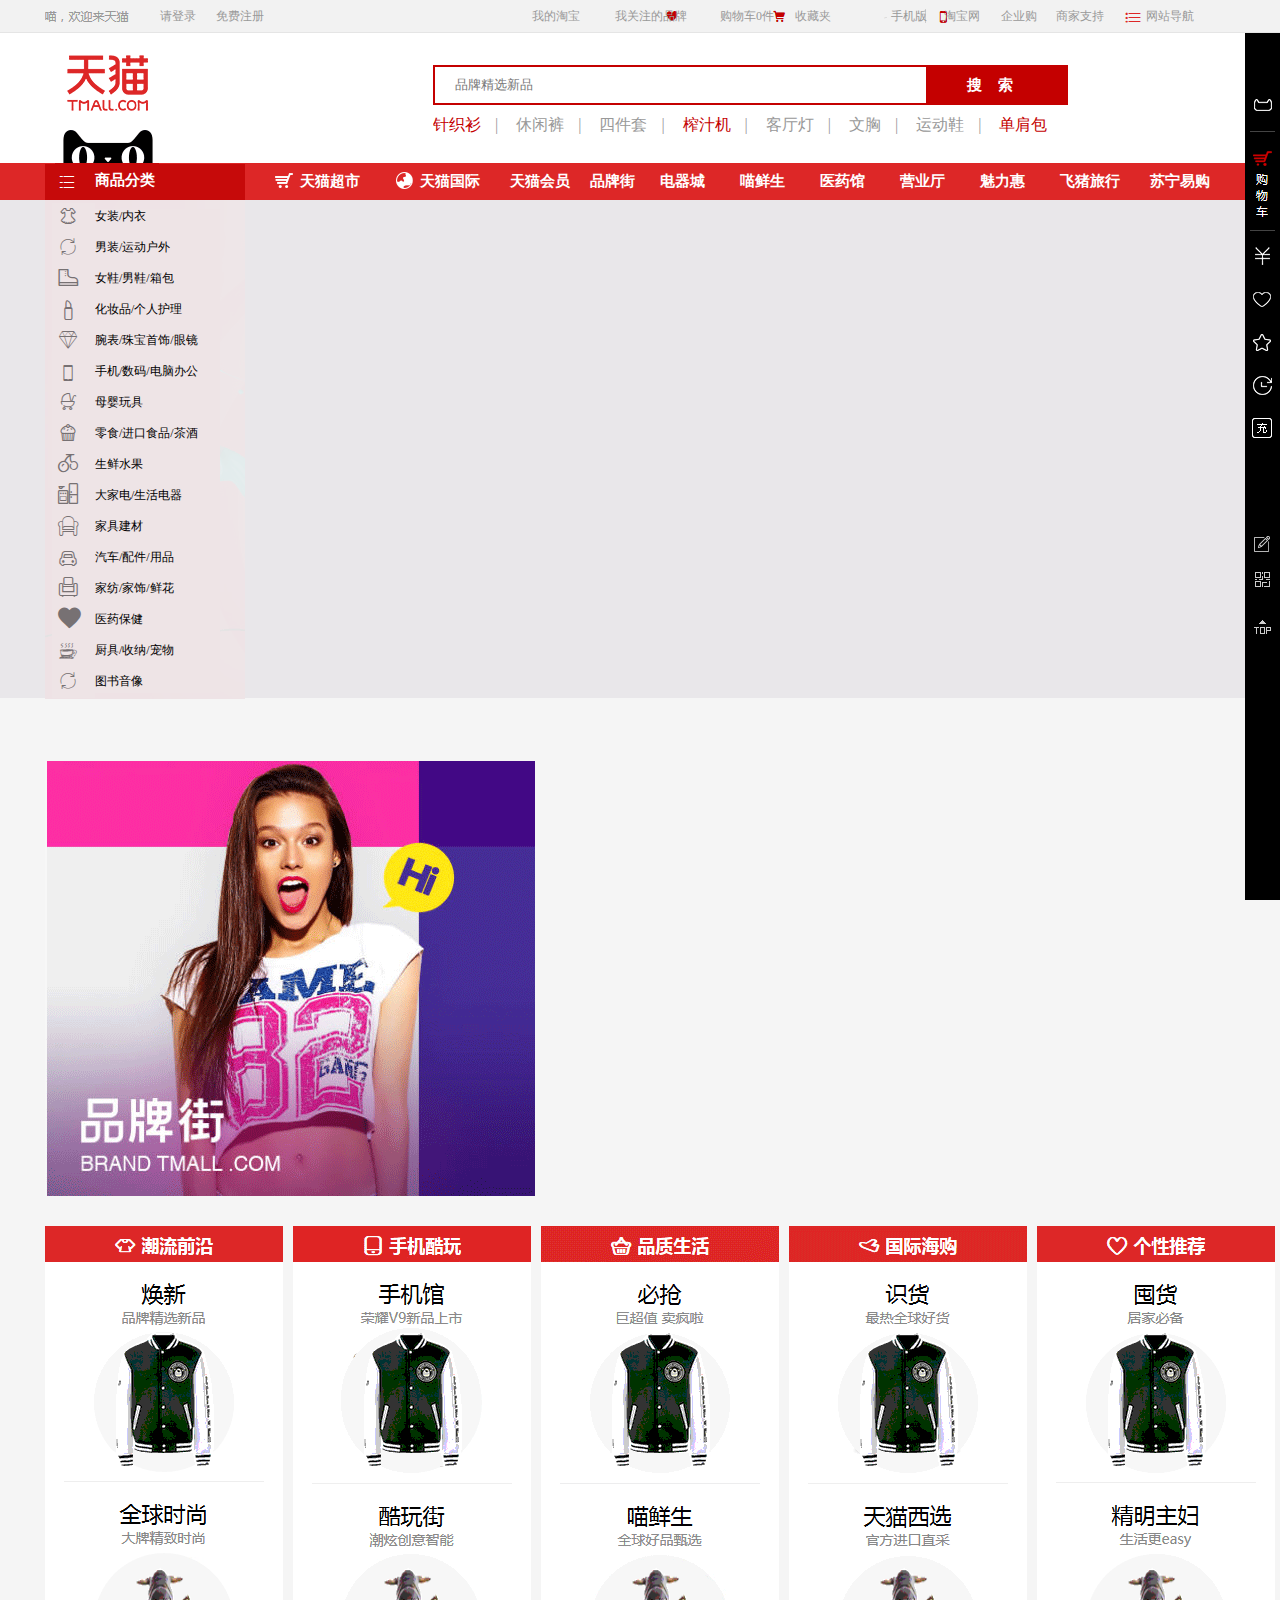
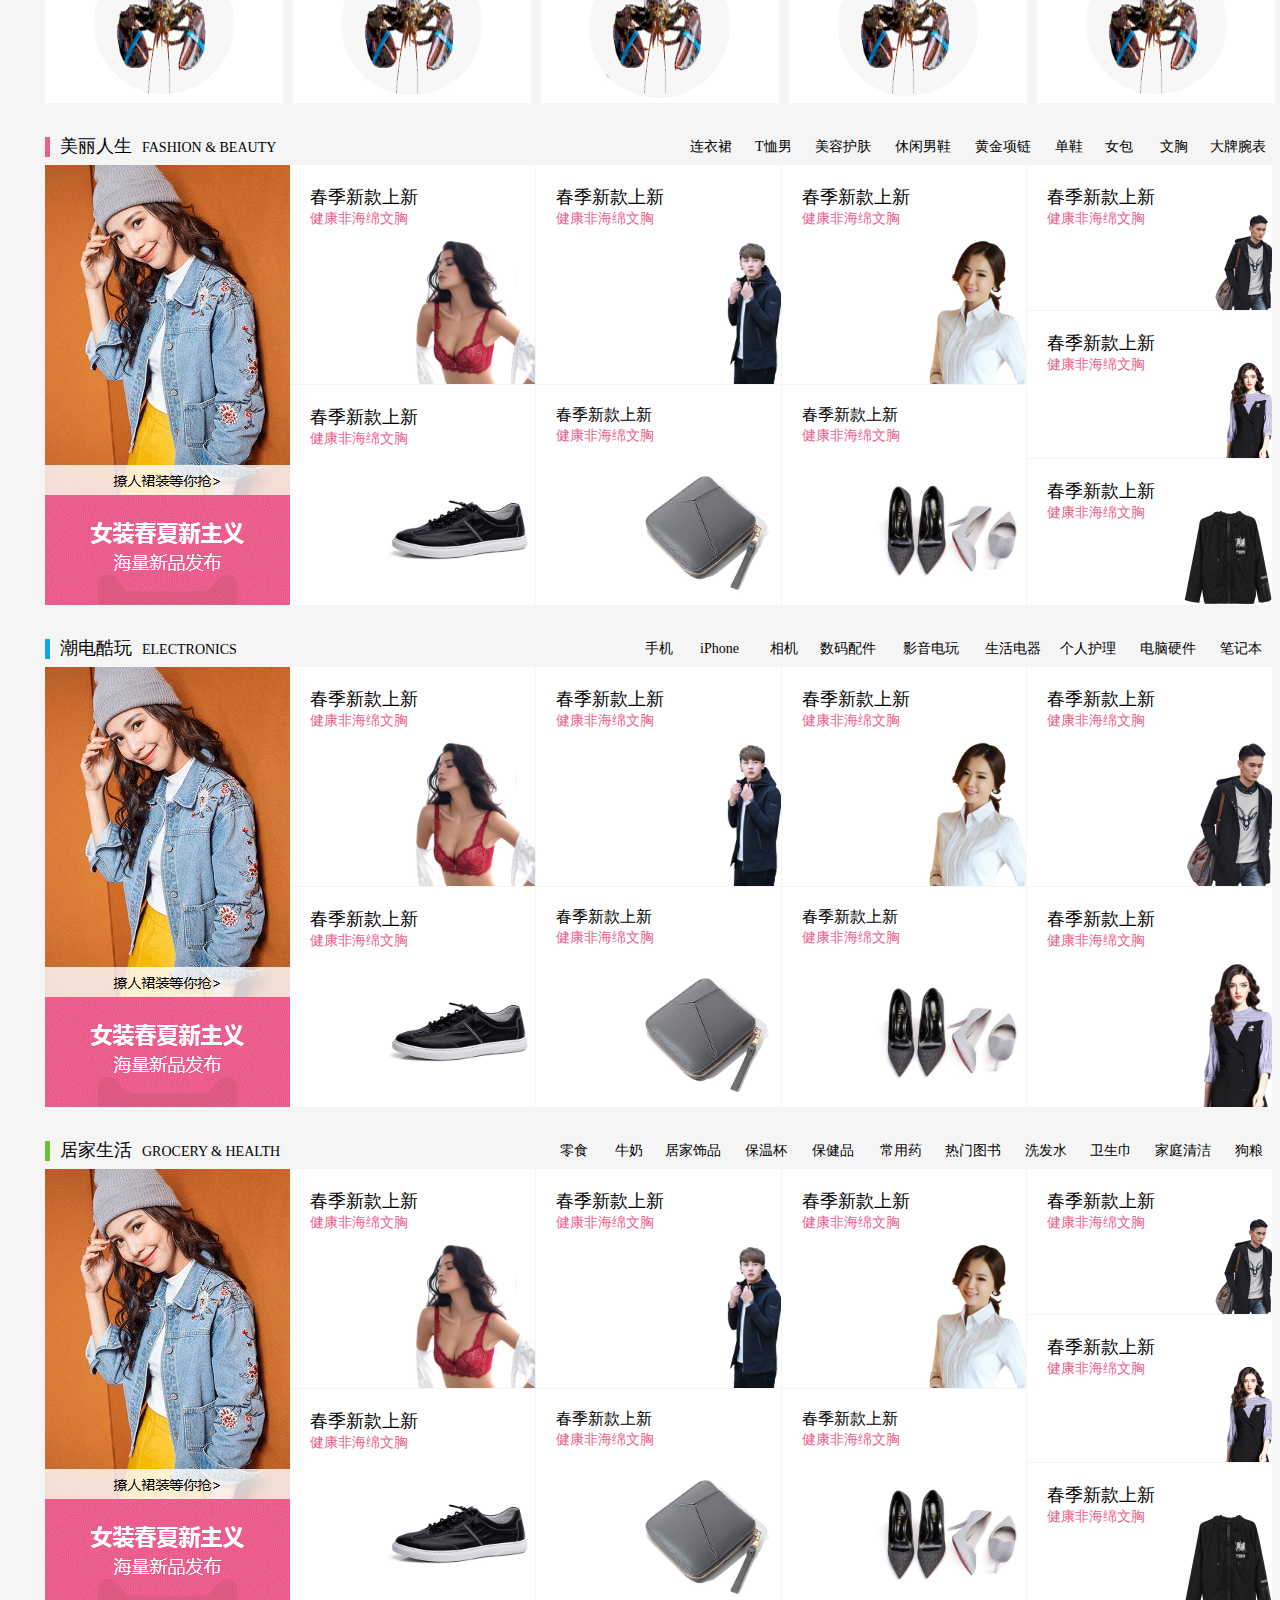
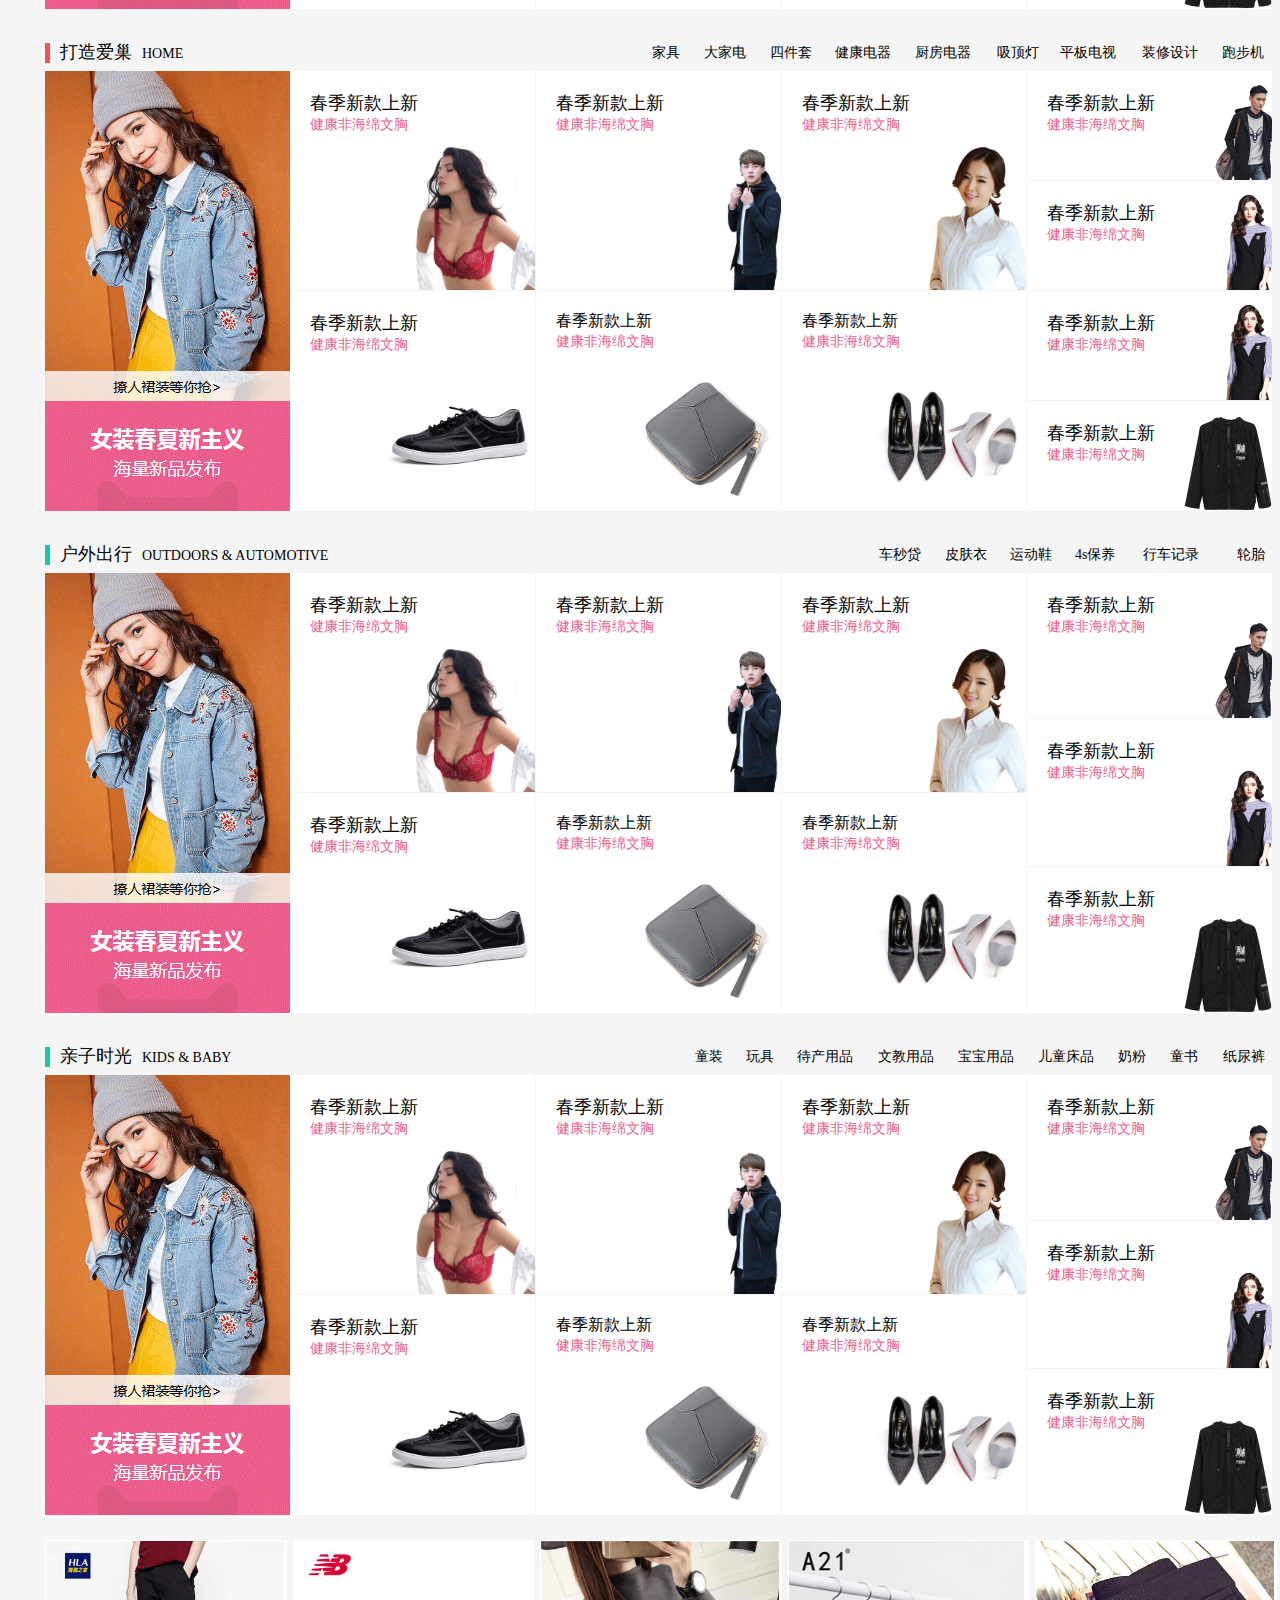
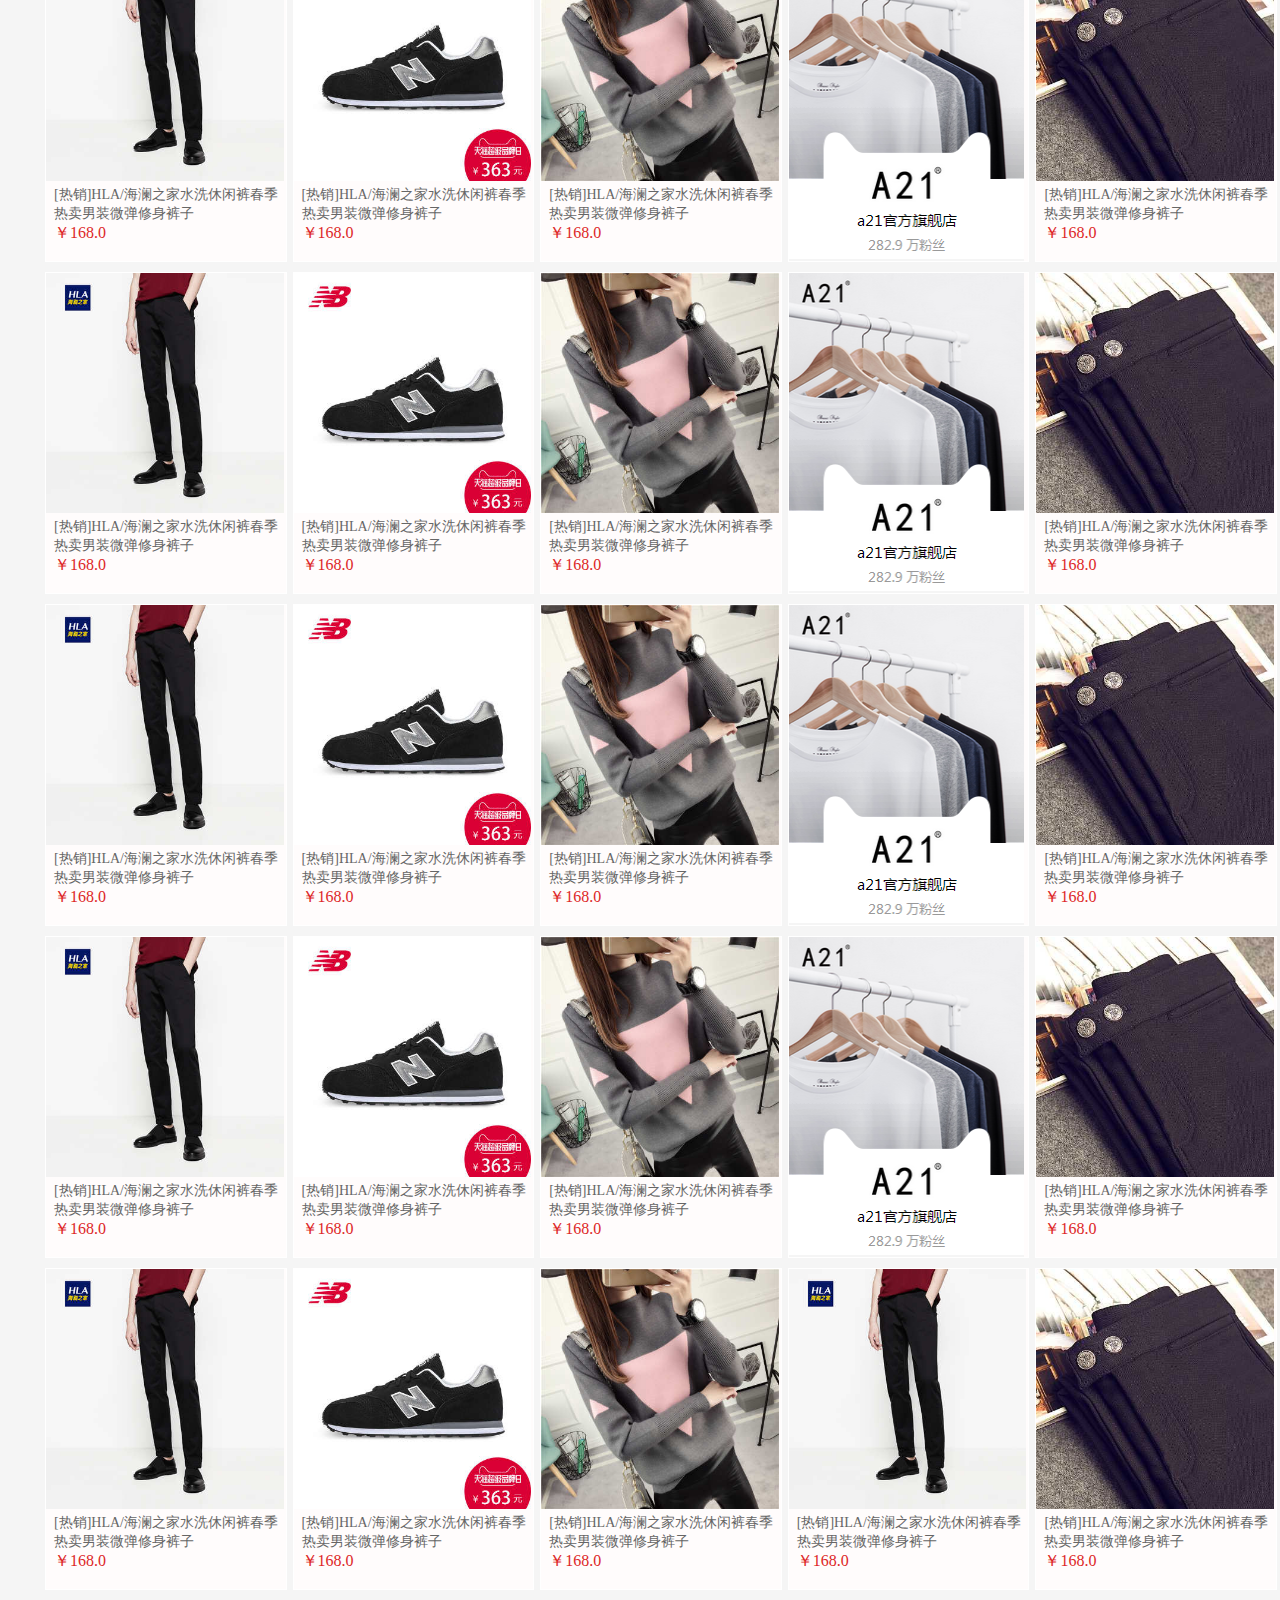
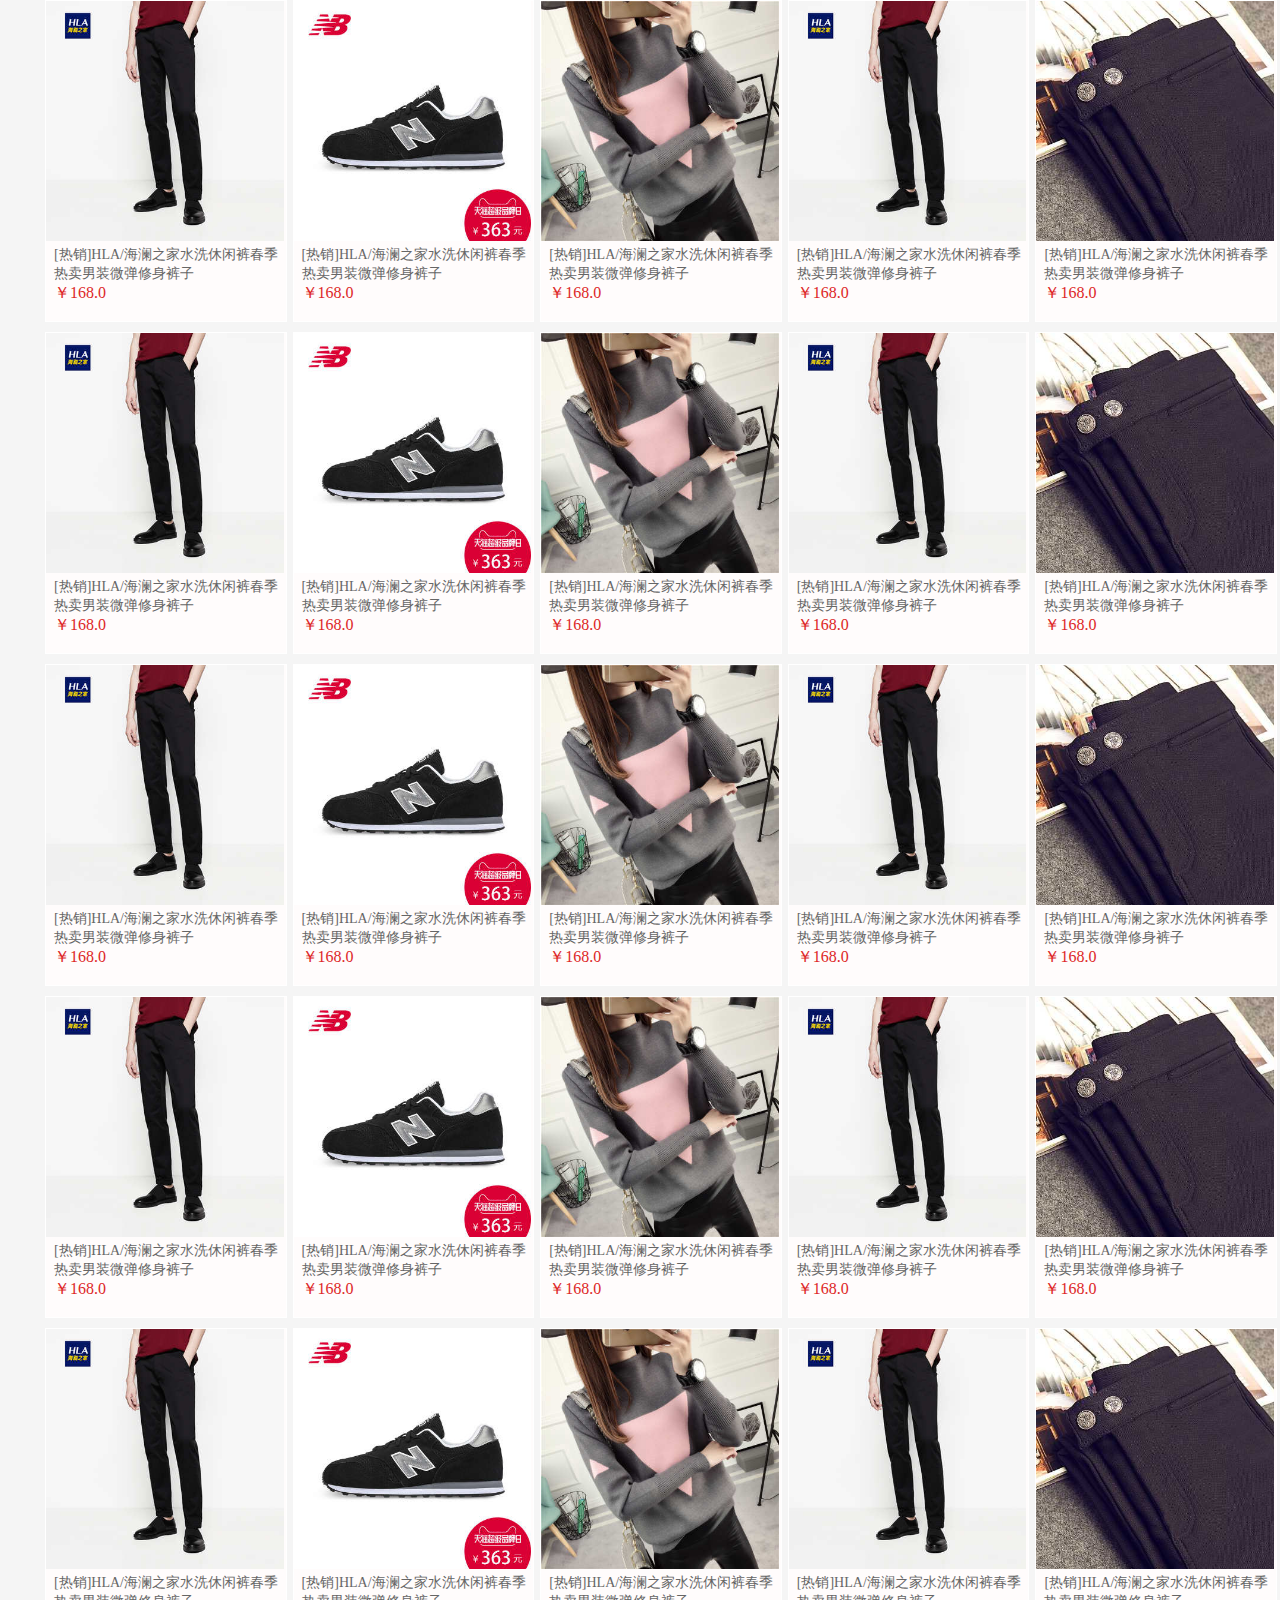
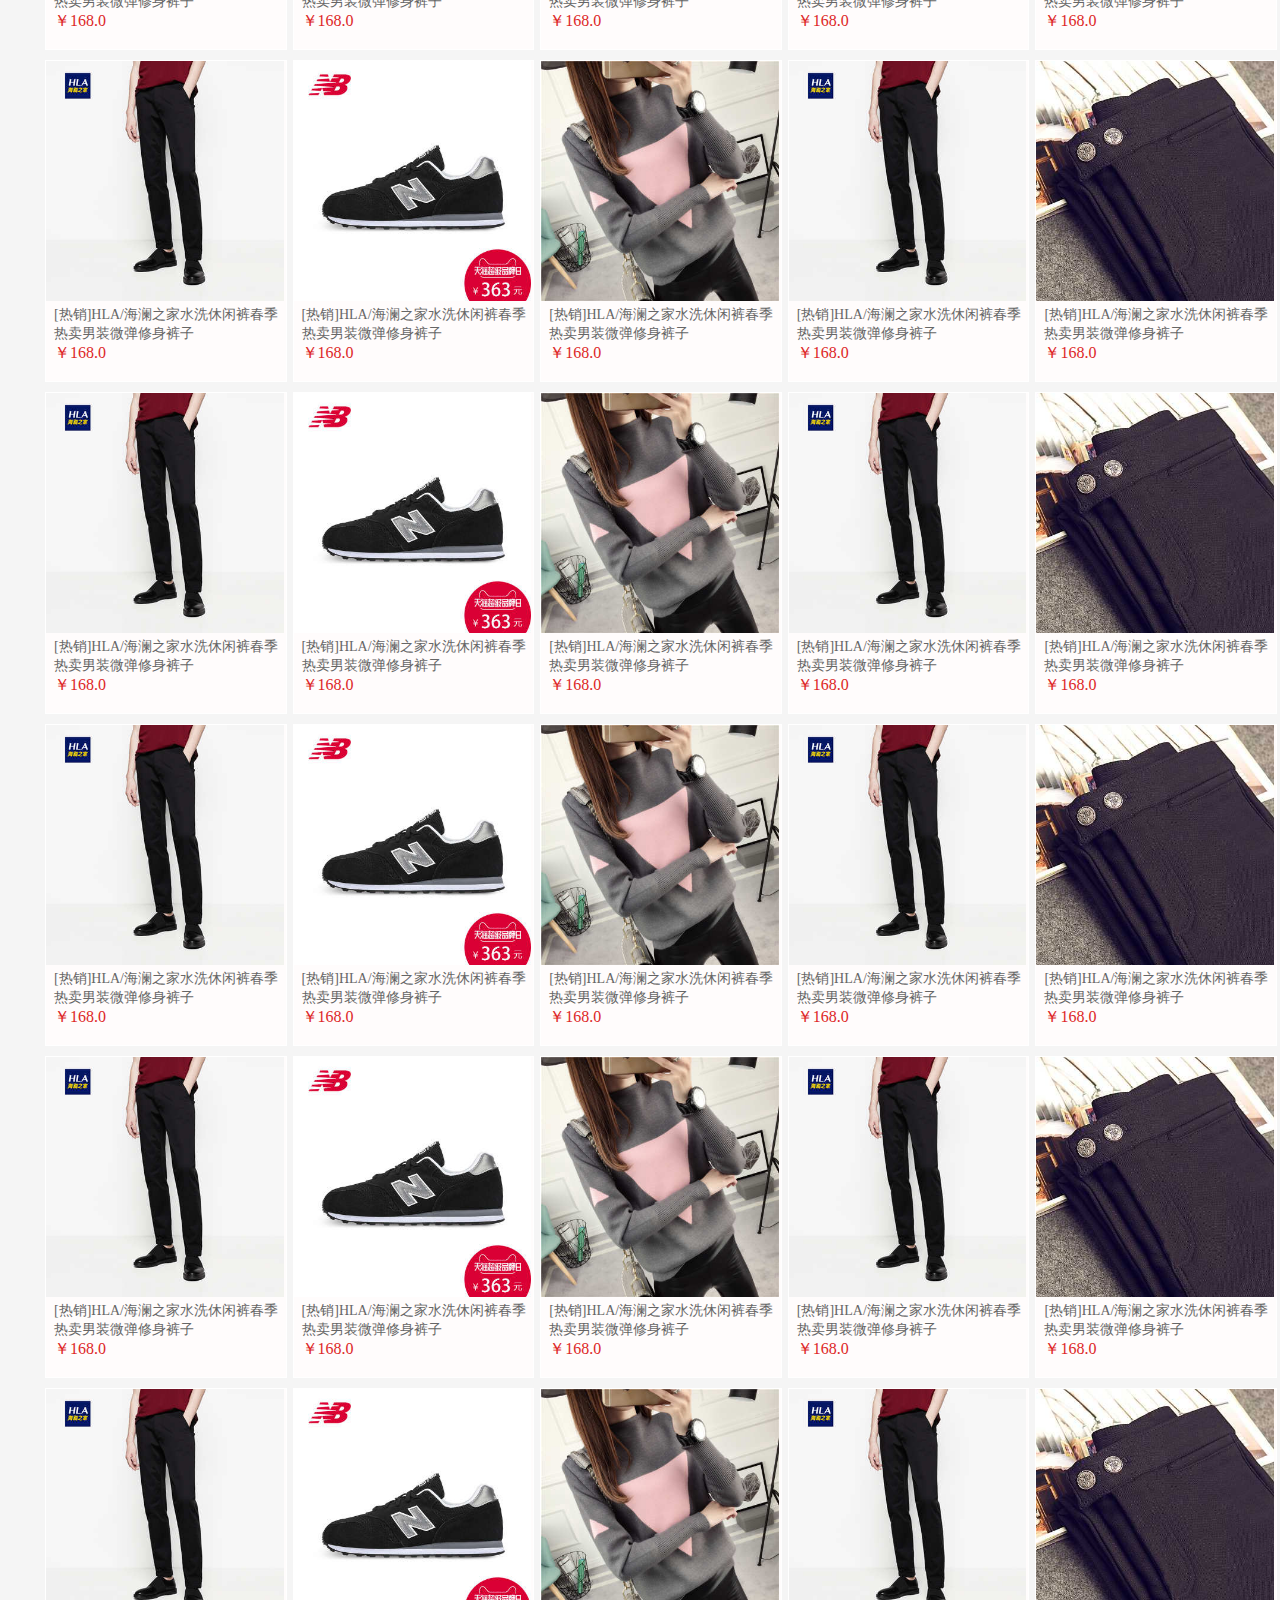
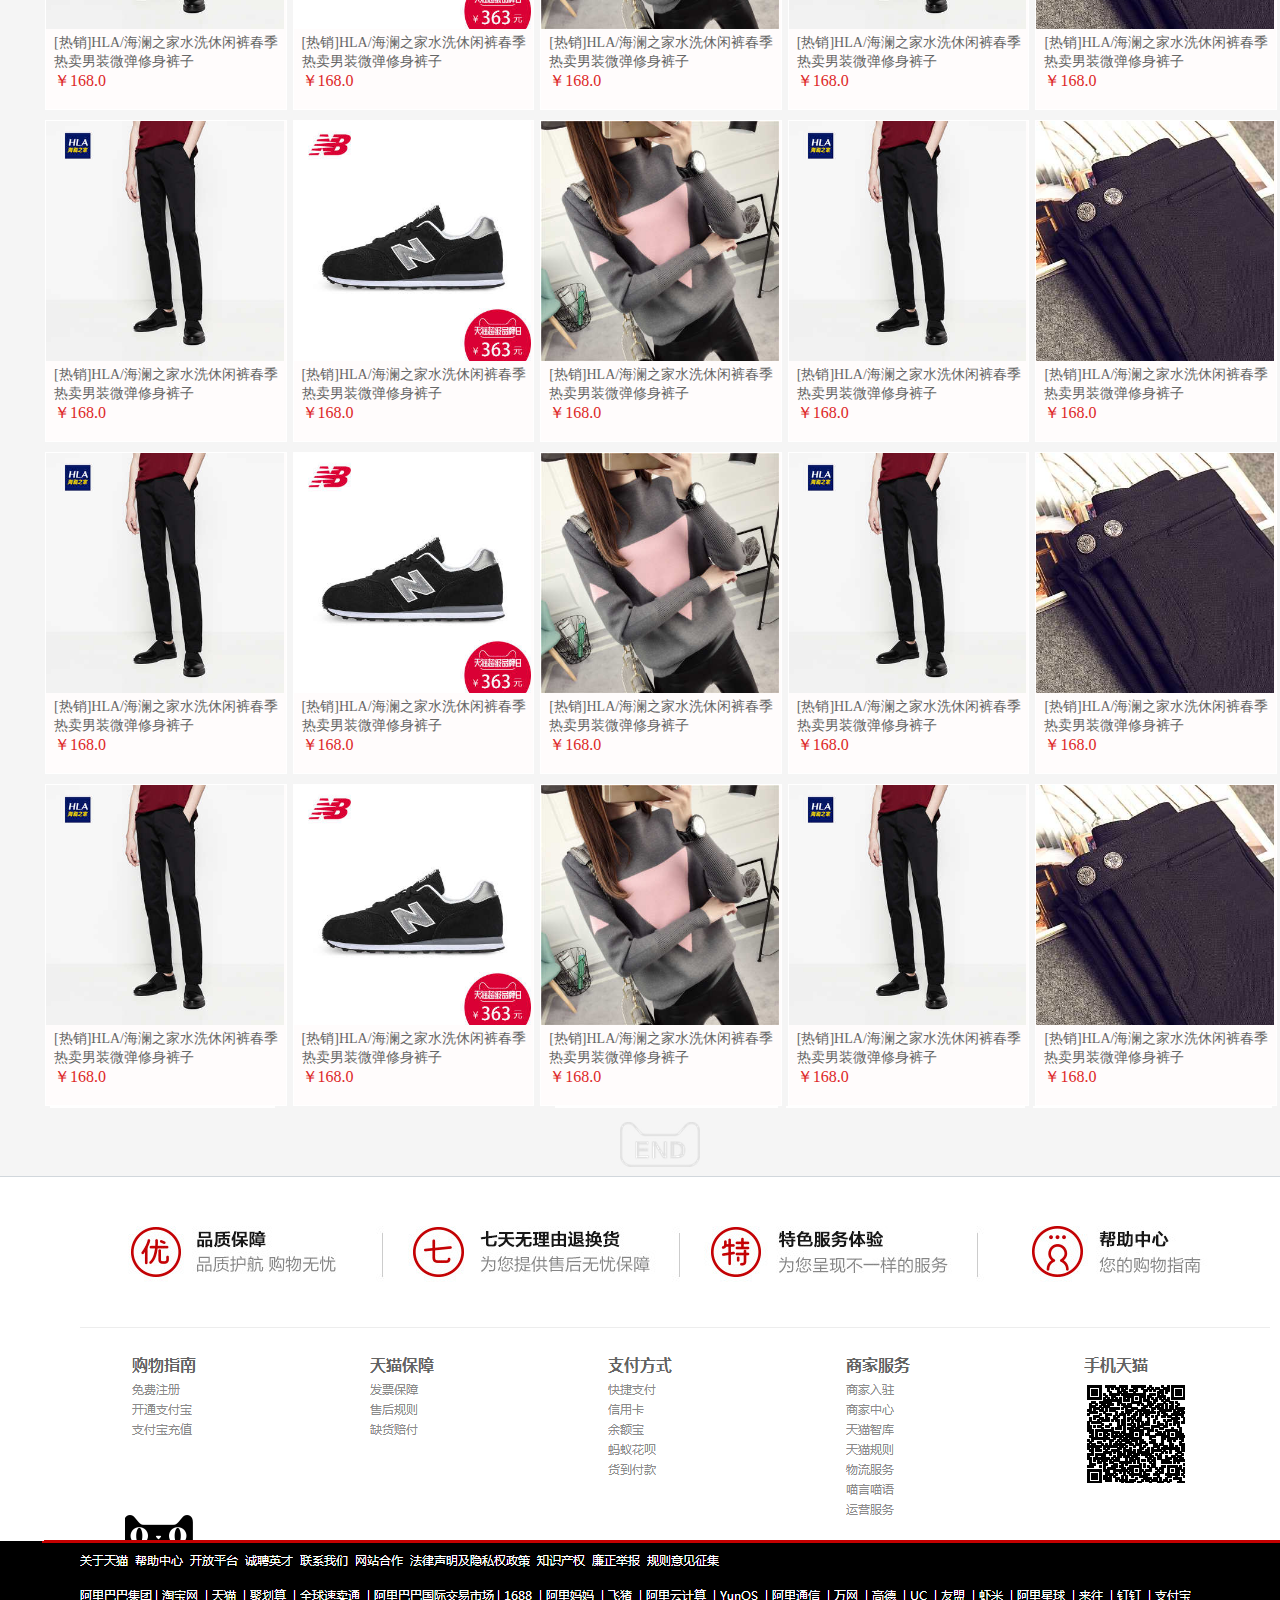
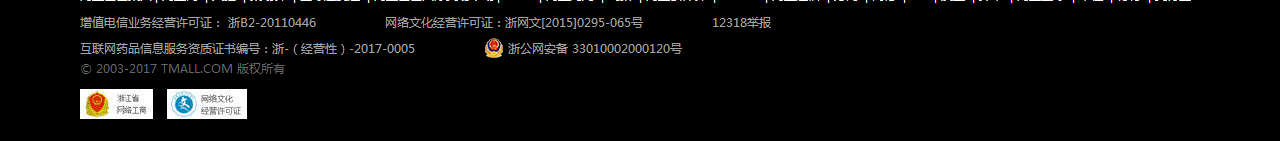
<file: tianmao.html>
<!DOCTYPE html>
<html lang="en">
    <head>
        <meta charset="utf-8">
        <link rel="stylesheet" href="css/tianmao.css">
        <link rel="stylesheet" href="iconfont/iconfont.css">
        <link rel="stylesheet" href="font_4cmglrgsijmxi529/iconfont.css">
        <link rel="stylesheet" href="iconfont/font_3/iconfont.css">
        <link rel="stylesheet" href="iconfont/font4/iconfont.css">
    </head>
    <body>
    <div class="tianmao1">

    <div class="cb"></div>


    <div class="suspend">

      
         <div class="kuang">
           <div class="box">
             我的特权
             <div class="item"></div>
           </div>
         </div>

         <div class="kuang kuang2"></div>

         <div class="kuang kuang3">
           <div class="box">
             我的资产
             <div class="item"></div>
           </div>
         </div>

         <div class="kuang kuang4">
           <div class="box">
             我关注的品牌
             <div class="item"></div>
           </div>
         </div>

         <div class="kuang kuang5">
           <div class="box">
             我的收藏
             <div class="item"></div>
           </div>
         </div>

         <div class="kuang kuang6">
           <div class="box">
             我看过的
             <div class="item"></div>
           </div>
         </div>

         <div class="kuang kuang7">
           <div class="box">
             我要充值
             <div class="item"></div>
           </div>
         </div>

         <div class="kuang kuang8">
           <div class="box">
             用户反馈
             <div class="item"></div>
           </div>
         </div>

         <div class="kuang kuang9">
           <div class="box box1">
             <img src="img/hhhhh.png" alt="">
           </div>
         </div>

         <div class="kuang10">
             <img src="img/images/top_03.png" alt="" class="hong1">  
             <img src="img/images/ding_03.png" alt="" class="hong2"> 
         </div>
    </div>




    <div class="z-suspend">
      <div class="click">
         <img src="img/images/z-suspend/images/0_02.png" alt="">
      </div>

      <div class="click">
         <img src="img/images/z-suspend/images/1_02.png" alt="">
      </div>

      <div class="click">
         <img src="img/images/z-suspend/images/2_03.png" alt="">
      </div>

      <div class="click">
         <img src="img/images/z-suspend/images/3_03.png" alt="">
      </div>

      <div class="click">
         <img src="img/images/z-suspend/images/4_03.png" alt="">
      </div>

      <div class="click">
         <img src="img/images/z-suspend/images/5_03.png" alt="">
      </div>

      <div class="click">
         <img src="img/images/z-suspend/images/6_03.png" alt="">
      </div>

      <div class="click">
         <img src="img/images/z-suspend/images/7_03.png" alt="">
      </div>


    </div>










    <div class="t-suspend">
        <div class="search">
            <input type="text" placeholder="女装早春新品" class="search-l">
            <input type="button" value="搜索" class="search-r">
            </div>
    </div>
    	





     <div class="head">
       <div class="left">
           <a href="#">请登录</a><a href="#" class="a1">免费注册</a>
       </div>
       <div class="right">
           <div class="background1 back"><a href="#" class="a1">我的淘宝</a>

             <div class="tao">
              <span>已买到的宝贝</span>
              <span class="span1">已卖出的宝贝</span>
             </div>

             <!-- <div class="h1"></div> -->
           </div>

           <div class="background1 background2"><a href="#"class="a2">我关注的品牌</a>
           <div class="h1"></div>
           </div>

           <div class="background1 background3"><a href="#" class="a3">购物车0件</a></div>

           <div class="background1 background4"><a href="#" class="a4">收藏夹</a>

             <div class="cang">
              <span>收藏的宝贝</span>
              <span class="span1">收藏的店铺</span>
             </div>

           </div>

           <div class="background1 background5"><a href="#" class="a5">手机版</a>
              <div class="erweima">
                <img src="img/images/erweima.png" alt="">
                <span>到天猫APP</span>
                <span class="span1">新人领668元大礼包</span>
              </div>
           </div>

           <div class="background1 background6"><a href="#" class="a6">淘宝网</a></div>

           <div class="background1 background7"><a href="#" class="a7">企业购</a></div>


           <div class="background1 background8">
              <a href="#" class="a8">商家支持</a>
               <div class="support">
                <pre>   商家:</pre>
                <pre class="pre1">   商家中心     商家入驻
   运营服务     商家品控
   商家工具     商家规则
   天猫智库     喵言喵语</pre>
   <div class="hr"></div>
   <pre class="pre2">   帮助：
   帮助中心</pre>
   <div class="hr hr2"></div>

              </div>
           </div>


            <div class="background1 background9"><span class="iconfont icon-01"></span><a href="#" class="a9">网站导航</a>
            <div class="daohang">
              <pre>          热点推荐Hot                              行业市场Market                                 品牌风尚Brand                               服务指南Help</pre>
              <pre>           天猫超市            喵鲜生         科技新品        美妆            电器            女装            男装            尚天猫         大牌街          潮牌街                     帮助中心</pre>
              <pre>           女装新品            酷玩街         内衣新品        女鞋            男鞋            内衣            箱包            天猫原创      什么牌子好                                  品质保障</pre>
              <pre>           试美妆               运动新品      时尚先生        运动            母婴            家装            医药                                                                                  特色服务</pre>
              <pre>           精明妈咪            吃乐会         企业采购        食品            配饰            汽车            医药                                                                                  7天退换货
          会员积分            天猫国际</pre>
            </div></div>
       </div>    
     </div>











    <!--  <div class="search"> -->
     <div class="search">
      <img src="img/images/tian.png" alt="">
      <div class="search-input">
        <input type="text" placeholder="品牌精选新品">
        <input type="button" value="搜索">
        <div class="fenlei">
          <a href="#" class="c1">针织衫</a>|
          <a href="#">休闲裤</a>|
          <a href="#">四件套</a>|
          <a href="#" class="c1">榨汁机</a>|
          <a href="#">客厅灯</a>|
          <a href="#">文胸</a>|
          <a href="#">运动鞋</a>|
          <a href="#"class="c1">单肩包</a>
        </div>
      </div>
    </div>

        <!-- <div class="search2">
           <input type="text" placeholder="     女装早春新品" class="search-l">
           <div class="search-r">
                搜索
           </div>
        </div> -->
     <!-- </div> -->










<div class="tianmao2">
 <div class="cb2"></div>

     <div class="banner">

        <div class="title">

          <div class="back back1">
           <a href="" class="a1">天猫超市</a>
           <img src="img/mao ear.png" alt="">
          </div>

          <div class=" back back2"><a href="" class="a2">天猫国际</a><img src="img/mao ear.png" alt=""></div>

          <div class="back back3"><a href="" class="a2">天猫会员</a><img src="img/mao ear.png" alt=""></div>

          <div class="back back4"><a href="" class="a2">品牌街</a><img src="img/mao ear.png" alt=""></div>

          <div class="back back5"><a href="" class="a2">电器城</a><img src="img/mao ear.png" alt=""></div>

          <div class="back back6"><a href="" class="a2">喵鲜生</a><img src="img/mao ear.png" alt=""></div>

          <div class="back back7"><a href="" class="a2">医药馆</a><img src="img/mao ear.png" alt=""></div>

          <div class="back back8"><a href="" class="a2">营业厅</a><img src="img/mao ear.png" alt=""></div>

          <div class="back back9"><a href="" class="a2">魅力惠</a><img src="img/mao ear.png" alt=""></div>

          <div class="back back10"><a href="" class="a2">飞猪旅行</a><img src="img/mao ear.png" alt=""></div>

          <div class="back back11"><a href="" class="a2">苏宁易购</a><img src="img/mao ear.png" alt=""></div>
        </div>

        <div class="list">

          <div class="l1"><a href="#">商品分类</a></div>

          <div class="l2">
               <div class="i1"><span class="iconfont icon-nvzhuang"></span></div>
               <a href="#" class="a2">女装/内衣</a>
               <div class="category">
                 <div class="left">
                   <ol>
                     <li>平板电视1  <a href="">&gt;</a></li>
                     <li>空    调1 <a href="">&gt;</a></li>
                     <li>冰    箱1 <a href="">&gt;</a></li>
                     <li>洗 衣 机1 <a href="">&gt;</a></li>
                     <li>厨房大电1 <a href="">&gt;</a></li>
                     <li>热 水 器1 <a href="">&gt;</a></li>
                     <li>中式厨房1 <a href="">&gt;</a></li>
                     <li>平板电视1 <a href="">&gt;</a></li>
                     <li>平板电视1 <a href="">&gt;</a></li>
                     <li>平板电视1 <a href="">&gt;</a></li>
                     <li>平板电视1 <a href="">&gt;</a></li>
                   </ol>
                   
                 </div>
                 <div class="medium">
                   
                 <ol>
                     <li>4K超高清</li>
                     <li>国产</li>
                     <li>外资品牌</li>
                     <li>曲面</li>
                     <li>智能电视</li>
                     <li>超级大屏</li>
                     <li>云电视</li>
                     <li>客厅首选</li>
                  </ol>
                  <div class="hr1"></div>

                  <ol>
                     <li>4K超高清</li>
                     <li>国产</li>
                     <li>外资品牌</li>
                     <li>曲面</li>
                     <li>智能电视</li>
                     <li>超级大屏</li>
                     <li>云电视</li>
                     <li>客厅首选</li>
                  </ol>
                  <div class="hr1"></div>


                  <ol>
                     <li>4K超高清</li>
                     <li>国产</li>
                     <li>外资品牌</li>
                     <li>曲面</li>
                     <li>智能电视</li>
                     <li>超级大屏</li>
                     <li>云电视</li>
                     <li>客厅首选</li>
                  </ol>
                  <div class="hr1"></div>

                  <ol>
                     <li>4K超高清</li>
                     <li>国产</li>
                     <li>外资品牌</li>
                     <li>曲面</li>
                     <li>智能电视</li>
                     <li>超级大屏</li>
                     <li>云电视</li>
                     <li>客厅首选</li>
                  </ol>
                  <div class="hr1"></div>


                  <ol>
                     <li>4K超高清</li>
                     <li>国产</li>
                     <li>外资品牌</li>
                     <li>曲面</li>
                     <li>智能电视</li>
                     <li>超级大屏</li>
                     <li>云电视</li>
                     <li>客厅首选</li>
                  </ol>
                  <div class="hr1"></div>

                  <ol>
                     <li>4K超高清</li>
                     <li>国产</li>
                     <li>外资品牌</li>
                     <li>曲面</li>
                     <li>智能电视</li>
                     <li>超级大屏</li>
                     <li>云电视</li>
                     <li>客厅首选</li>
                  </ol>
                  <div class="hr1"></div>

                  <ol>
                     <li>4K超高清</li>
                     <li>国产</li>
                     <li>外资品牌</li>
                     <li>曲面</li>
                     <li>智能电视</li>
                     <li>超级大屏</li>
                     <li>云电视</li>
                     <li>客厅首选</li>
                  </ol>
                  <div class="hr1"></div>


                  <ol>
                     <li>4K超高清</li>
                     <li>国产</li>
                     <li>外资品牌</li>
                     <li>曲面</li>
                     <li>智能电视</li>
                     <li>超级大屏</li>
                     <li>云电视</li>
                     <li>客厅首选</li>
                  </ol>
                  <div class="hr1"></div>

                  <ol>
                     <li>4K超高清</li>
                     <li>国产</li>
                     <li>外资品牌</li>
                     <li>曲面</li>
                     <li>智能电视</li>
                     <li>超级大屏</li>
                     <li>云电视</li>
                     <li>客厅首选</li>
                  </ol>
                  <div class="hr1"></div>

                  <ol>
                     <li>4K超高清</li>
                     <li>国产</li>
                     <li>外资品牌</li>
                     <li>曲面</li>
                     <li>智能电视</li>
                     <li>超级大屏</li>
                     <li>云电视</li>
                     <li>客厅首选</li>
                  </ol>
                  <div class="hr1"></div>

                  <ol>
                     <li>4K超高清</li>
                     <li>国产</li>
                     <li>外资品牌</li>
                     <li>曲面</li>
                     <li>智能电视</li>
                     <li>超级大屏</li>
                     <li>云电视</li>
                     <li>客厅首选</li>
                  </ol>
                  
                  </div>


                  <div class="right">
                    <ul>
                      <li><img src="img/logo1.png" alt=""></li>
                      <li><img src="img/logo2.png" alt=""></li>
                      <li><img src="img/logo3.png" alt=""></li>
                      <li><img src="img/logo10.png" alt=""></li>
                      <li><img src="img/logo11.png" alt=""></li>
                      <li><img src="img/logo12.png" alt=""></li>
                      <li><img src="img/logo1.png" alt=""></li>
                      <li><img src="img/logo10.png" alt=""></li>
                      <li><img src="img/logo10.png" alt=""></li>
                    </ul>
                    <ul>
                      <li><img src="img/logo1.png" alt=""></li>
                      <li><img src="img/logo2.png" alt=""></li>
                      <li><img src="img/logo3.png" alt=""></li>
                      <li><img src="img/logo10.png" alt=""></li>
                      <li><img src="img/logo11.png" alt=""></li>
                      <li><img src="img/logo12.png" alt=""></li>
                      <li><img src="img/logo1.png" alt=""></li>
                      <li><img src="img/logo10.png" alt=""></li>
                      <li><img src="img/logo10.png" alt=""></li>
                    </ul>
                  </div>
               </div>
          </div>





          <div class="l2">
               <div class="i1"><span class="iconfont icon-manyf"></span></div>
               <a href="#" class="a2 a3">男装/运动户外</a>
               <div class="category">
                 <div class="left">
                   <ol>
                     <li>平板电视2  <a href="">&gt;</a></li>
                     <li>空    调2 <a href="">&gt;</a></li>
                     <li>冰    箱2 <a href="">&gt;</a></li>
                     <li>洗 衣 机2 <a href="">&gt;</a></li>
                     <li>厨房大电2 <a href="">&gt;</a></li>
                     <li>热 水 器2 <a href="">&gt;</a></li>
                     <li>中式厨房2 <a href="">&gt;</a></li>
                     <li>平板电视2 <a href="">&gt;</a></li>
                     <li>平板电视2 <a href="">&gt;</a></li>
                     <li>平板电视2 <a href="">&gt;</a></li>
                     <li>平板电视2 <a href="">&gt;</a></li>
                   </ol>
                   
                 </div>
                 <div class="medium">
                   
                 <ol>
                     <li>4K超高清</li>
                     <li>国产</li>
                     <li>外资品牌</li>
                     <li>曲面</li>
                     <li>智能电视</li>
                     <li>超级大屏</li>
                     <li>云电视</li>
                     <li>客厅首选</li>
                  </ol>
                  <div class="hr1"></div>

                  <ol>
                     <li>4K超高清</li>
                     <li>国产</li>
                     <li>外资品牌</li>
                     <li>曲面</li>
                     <li>智能电视</li>
                     <li>超级大屏</li>
                     <li>云电视</li>
                     <li>客厅首选</li>
                  </ol>
                  <div class="hr1"></div>


                  <ol>
                     <li>4K超高清</li>
                     <li>国产</li>
                     <li>外资品牌</li>
                     <li>曲面</li>
                     <li>智能电视</li>
                     <li>超级大屏</li>
                     <li>云电视</li>
                     <li>客厅首选</li>
                  </ol>
                  <div class="hr1"></div>

                  <ol>
                     <li>4K超高清</li>
                     <li>国产</li>
                     <li>外资品牌</li>
                     <li>曲面</li>
                     <li>智能电视</li>
                     <li>超级大屏</li>
                     <li>云电视</li>
                     <li>客厅首选</li>
                  </ol>
                  <div class="hr1"></div>


                  <ol>
                     <li>4K超高清</li>
                     <li>国产</li>
                     <li>外资品牌</li>
                     <li>曲面</li>
                     <li>智能电视</li>
                     <li>超级大屏</li>
                     <li>云电视</li>
                     <li>客厅首选</li>
                  </ol>
                  <div class="hr1"></div>

                  <ol>
                     <li>4K超高清</li>
                     <li>国产</li>
                     <li>外资品牌</li>
                     <li>曲面</li>
                     <li>智能电视</li>
                     <li>超级大屏</li>
                     <li>云电视</li>
                     <li>客厅首选</li>
                  </ol>
                  <div class="hr1"></div>

                  <ol>
                     <li>4K超高清</li>
                     <li>国产</li>
                     <li>外资品牌</li>
                     <li>曲面</li>
                     <li>智能电视</li>
                     <li>超级大屏</li>
                     <li>云电视</li>
                     <li>客厅首选</li>
                  </ol>
                  <div class="hr1"></div>


                  <ol>
                     <li>4K超高清</li>
                     <li>国产</li>
                     <li>外资品牌</li>
                     <li>曲面</li>
                     <li>智能电视</li>
                     <li>超级大屏</li>
                     <li>云电视</li>
                     <li>客厅首选</li>
                  </ol>
                  <div class="hr1"></div>

                  <ol>
                     <li>4K超高清</li>
                     <li>国产</li>
                     <li>外资品牌</li>
                     <li>曲面</li>
                     <li>智能电视</li>
                     <li>超级大屏</li>
                     <li>云电视</li>
                     <li>客厅首选</li>
                  </ol>
                  <div class="hr1"></div>

                  <ol>
                     <li>4K超高清</li>
                     <li>国产</li>
                     <li>外资品牌</li>
                     <li>曲面</li>
                     <li>智能电视</li>
                     <li>超级大屏</li>
                     <li>云电视</li>
                     <li>客厅首选</li>
                  </ol>
                  <div class="hr1"></div>

                  <ol>
                     <li>4K超高清</li>
                     <li>国产</li>
                     <li>外资品牌</li>
                     <li>曲面</li>
                     <li>智能电视</li>
                     <li>超级大屏</li>
                     <li>云电视</li>
                     <li>客厅首选</li>
                  </ol>
                  
                  </div>


                  <div class="right">
                    <ul>
                      <li><img src="img/logo1.png" alt=""></li>
                      <li><img src="img/logo2.png" alt=""></li>
                      <li><img src="img/logo3.png" alt=""></li>
                      <li><img src="img/logo10.png" alt=""></li>
                      <li><img src="img/logo11.png" alt=""></li>
                      <li><img src="img/logo12.png" alt=""></li>
                      <li><img src="img/logo1.png" alt=""></li>
                      <li><img src="img/logo10.png" alt=""></li>
                      <li><img src="img/logo10.png" alt=""></li>
                    </ul>
                    <ul>
                      <li><img src="img/logo1.png" alt=""></li>
                      <li><img src="img/logo2.png" alt=""></li>
                      <li><img src="img/logo3.png" alt=""></li>
                      <li><img src="img/logo10.png" alt=""></li>
                      <li><img src="img/logo11.png" alt=""></li>
                      <li><img src="img/logo12.png" alt=""></li>
                      <li><img src="img/logo1.png" alt=""></li>
                      <li><img src="img/logo10.png" alt=""></li>
                      <li><img src="img/logo10.png" alt=""></li>
                    </ul>
                  </div>
               </div>
          </div>

          <div class="l2">
               <div class="i1"><span class="iconfont icon-xie"></span></div>
               <a href="#" class="a2 a4">女鞋/男鞋/箱包</a>
               <div class="category">
                 <div class="left">
                   <ol>
                     <li>平板电视3  <a href="">&gt;</a></li>
                     <li>空    调3 <a href="">&gt;</a></li>
                     <li>冰    箱3 <a href="">&gt;</a></li>
                     <li>洗 衣 机3 <a href="">&gt;</a></li>
                     <li>厨房大电3 <a href="">&gt;</a></li>
                     <li>热 水 器3 <a href="">&gt;</a></li>
                     <li>中式厨房3 <a href="">&gt;</a></li>
                     <li>平板电视3 <a href="">&gt;</a></li>
                     <li>平板电视3 <a href="">&gt;</a></li>
                     <li>平板电视3 <a href="">&gt;</a></li>
                     <li>平板电视3 <a href="">&gt;</a></li>
                   </ol>
                   
                 </div>
                 <div class="medium">
                   
                 <ol>
                     <li>4K超高清</li>
                     <li>国产</li>
                     <li>外资品牌</li>
                     <li>曲面</li>
                     <li>智能电视</li>
                     <li>超级大屏</li>
                     <li>云电视</li>
                     <li>客厅首选</li>
                  </ol>
                  <div class="hr1"></div>

                  <ol>
                     <li>4K超高清</li>
                     <li>国产</li>
                     <li>外资品牌</li>
                     <li>曲面</li>
                     <li>智能电视</li>
                     <li>超级大屏</li>
                     <li>云电视</li>
                     <li>客厅首选</li>
                  </ol>
                  <div class="hr1"></div>


                  <ol>
                     <li>4K超高清</li>
                     <li>国产</li>
                     <li>外资品牌</li>
                     <li>曲面</li>
                     <li>智能电视</li>
                     <li>超级大屏</li>
                     <li>云电视</li>
                     <li>客厅首选</li>
                  </ol>
                  <div class="hr1"></div>

                  <ol>
                     <li>4K超高清</li>
                     <li>国产</li>
                     <li>外资品牌</li>
                     <li>曲面</li>
                     <li>智能电视</li>
                     <li>超级大屏</li>
                     <li>云电视</li>
                     <li>客厅首选</li>
                  </ol>
                  <div class="hr1"></div>


                  <ol>
                     <li>4K超高清</li>
                     <li>国产</li>
                     <li>外资品牌</li>
                     <li>曲面</li>
                     <li>智能电视</li>
                     <li>超级大屏</li>
                     <li>云电视</li>
                     <li>客厅首选</li>
                  </ol>
                  <div class="hr1"></div>

                  <ol>
                     <li>4K超高清</li>
                     <li>国产</li>
                     <li>外资品牌</li>
                     <li>曲面</li>
                     <li>智能电视</li>
                     <li>超级大屏</li>
                     <li>云电视</li>
                     <li>客厅首选</li>
                  </ol>
                  <div class="hr1"></div>

                  <ol>
                     <li>4K超高清</li>
                     <li>国产</li>
                     <li>外资品牌</li>
                     <li>曲面</li>
                     <li>智能电视</li>
                     <li>超级大屏</li>
                     <li>云电视</li>
                     <li>客厅首选</li>
                  </ol>
                  <div class="hr1"></div>


                  <ol>
                     <li>4K超高清</li>
                     <li>国产</li>
                     <li>外资品牌</li>
                     <li>曲面</li>
                     <li>智能电视</li>
                     <li>超级大屏</li>
                     <li>云电视</li>
                     <li>客厅首选</li>
                  </ol>
                  <div class="hr1"></div>

                  <ol>
                     <li>4K超高清</li>
                     <li>国产</li>
                     <li>外资品牌</li>
                     <li>曲面</li>
                     <li>智能电视</li>
                     <li>超级大屏</li>
                     <li>云电视</li>
                     <li>客厅首选</li>
                  </ol>
                  <div class="hr1"></div>

                  <ol>
                     <li>4K超高清</li>
                     <li>国产</li>
                     <li>外资品牌</li>
                     <li>曲面</li>
                     <li>智能电视</li>
                     <li>超级大屏</li>
                     <li>云电视</li>
                     <li>客厅首选</li>
                  </ol>
                  <div class="hr1"></div>

                  <ol>
                     <li>4K超高清</li>
                     <li>国产</li>
                     <li>外资品牌</li>
                     <li>曲面</li>
                     <li>智能电视</li>
                     <li>超级大屏</li>
                     <li>云电视</li>
                     <li>客厅首选</li>
                  </ol>
                  
                  </div>


                  <div class="right">
                    <ul>
                      <li><img src="img/logo1.png" alt=""></li>
                      <li><img src="img/logo2.png" alt=""></li>
                      <li><img src="img/logo3.png" alt=""></li>
                      <li><img src="img/logo10.png" alt=""></li>
                      <li><img src="img/logo11.png" alt=""></li>
                      <li><img src="img/logo12.png" alt=""></li>
                      <li><img src="img/logo1.png" alt=""></li>
                      <li><img src="img/logo10.png" alt=""></li>
                      <li><img src="img/logo10.png" alt=""></li>
                    </ul>
                    <ul>
                      <li><img src="img/logo1.png" alt=""></li>
                      <li><img src="img/logo2.png" alt=""></li>
                      <li><img src="img/logo3.png" alt=""></li>
                      <li><img src="img/logo10.png" alt=""></li>
                      <li><img src="img/logo11.png" alt=""></li>
                      <li><img src="img/logo12.png" alt=""></li>
                      <li><img src="img/logo1.png" alt=""></li>
                      <li><img src="img/logo10.png" alt=""></li>
                      <li><img src="img/logo10.png" alt=""></li>
                    </ul>
                  </div>
               </div>
          </div>

          <div class="l2">
               <div class="i1"><span class="iconfont icon-huazhuangpin"></span></div>
               <a href="#" class="a2 a5">化妆品/个人护理</a>
              <div class="category">
                 <div class="left">
                   <ol>
                     <li>平板电视4  <a href="">&gt;</a></li>
                     <li>空    调4 <a href="">&gt;</a></li>
                     <li>冰    箱4 <a href="">&gt;</a></li>
                     <li>洗 衣 机4 <a href="">&gt;</a></li>
                     <li>厨房大电4 <a href="">&gt;</a></li>
                     <li>热 水 器4 <a href="">&gt;</a></li>
                     <li>中式厨房4 <a href="">&gt;</a></li>
                     <li>平板电视4 <a href="">&gt;</a></li>
                     <li>平板电视4 <a href="">&gt;</a></li>
                     <li>平板电视4 <a href="">&gt;</a></li>
                     <li>平板电视4 <a href="">&gt;</a></li>
                   </ol>
                   
                 </div>
                 <div class="medium">
                   
                 <ol>
                     <li>4K超高清</li>
                     <li>国产</li>
                     <li>外资品牌</li>
                     <li>曲面</li>
                     <li>智能电视</li>
                     <li>超级大屏</li>
                     <li>云电视</li>
                     <li>客厅首选</li>
                  </ol>
                  <div class="hr1"></div>

                  <ol>
                     <li>4K超高清</li>
                     <li>国产</li>
                     <li>外资品牌</li>
                     <li>曲面</li>
                     <li>智能电视</li>
                     <li>超级大屏</li>
                     <li>云电视</li>
                     <li>客厅首选</li>
                  </ol>
                  <div class="hr1"></div>


                  <ol>
                     <li>4K超高清</li>
                     <li>国产</li>
                     <li>外资品牌</li>
                     <li>曲面</li>
                     <li>智能电视</li>
                     <li>超级大屏</li>
                     <li>云电视</li>
                     <li>客厅首选</li>
                  </ol>
                  <div class="hr1"></div>

                  <ol>
                     <li>4K超高清</li>
                     <li>国产</li>
                     <li>外资品牌</li>
                     <li>曲面</li>
                     <li>智能电视</li>
                     <li>超级大屏</li>
                     <li>云电视</li>
                     <li>客厅首选</li>
                  </ol>
                  <div class="hr1"></div>


                  <ol>
                     <li>4K超高清</li>
                     <li>国产</li>
                     <li>外资品牌</li>
                     <li>曲面</li>
                     <li>智能电视</li>
                     <li>超级大屏</li>
                     <li>云电视</li>
                     <li>客厅首选</li>
                  </ol>
                  <div class="hr1"></div>

                  <ol>
                     <li>4K超高清</li>
                     <li>国产</li>
                     <li>外资品牌</li>
                     <li>曲面</li>
                     <li>智能电视</li>
                     <li>超级大屏</li>
                     <li>云电视</li>
                     <li>客厅首选</li>
                  </ol>
                  <div class="hr1"></div>

                  <ol>
                     <li>4K超高清</li>
                     <li>国产</li>
                     <li>外资品牌</li>
                     <li>曲面</li>
                     <li>智能电视</li>
                     <li>超级大屏</li>
                     <li>云电视</li>
                     <li>客厅首选</li>
                  </ol>
                  <div class="hr1"></div>


                  <ol>
                     <li>4K超高清</li>
                     <li>国产</li>
                     <li>外资品牌</li>
                     <li>曲面</li>
                     <li>智能电视</li>
                     <li>超级大屏</li>
                     <li>云电视</li>
                     <li>客厅首选</li>
                  </ol>
                  <div class="hr1"></div>

                  <ol>
                     <li>4K超高清</li>
                     <li>国产</li>
                     <li>外资品牌</li>
                     <li>曲面</li>
                     <li>智能电视</li>
                     <li>超级大屏</li>
                     <li>云电视</li>
                     <li>客厅首选</li>
                  </ol>
                  <div class="hr1"></div>

                  <ol>
                     <li>4K超高清</li>
                     <li>国产</li>
                     <li>外资品牌</li>
                     <li>曲面</li>
                     <li>智能电视</li>
                     <li>超级大屏</li>
                     <li>云电视</li>
                     <li>客厅首选</li>
                  </ol>
                  <div class="hr1"></div>

                  <ol>
                     <li>4K超高清</li>
                     <li>国产</li>
                     <li>外资品牌</li>
                     <li>曲面</li>
                     <li>智能电视</li>
                     <li>超级大屏</li>
                     <li>云电视</li>
                     <li>客厅首选</li>
                  </ol>
                  
                  </div>


                  <div class="right">
                    <ul>
                      <li><img src="img/logo1.png" alt=""></li>
                      <li><img src="img/logo2.png" alt=""></li>
                      <li><img src="img/logo3.png" alt=""></li>
                      <li><img src="img/logo10.png" alt=""></li>
                      <li><img src="img/logo11.png" alt=""></li>
                      <li><img src="img/logo12.png" alt=""></li>
                      <li><img src="img/logo1.png" alt=""></li>
                      <li><img src="img/logo10.png" alt=""></li>
                      <li><img src="img/logo10.png" alt=""></li>
                    </ul>
                    <ul>
                      <li><img src="img/logo1.png" alt=""></li>
                      <li><img src="img/logo2.png" alt=""></li>
                      <li><img src="img/logo3.png" alt=""></li>
                      <li><img src="img/logo10.png" alt=""></li>
                      <li><img src="img/logo11.png" alt=""></li>
                      <li><img src="img/logo12.png" alt=""></li>
                      <li><img src="img/logo1.png" alt=""></li>
                      <li><img src="img/logo10.png" alt=""></li>
                      <li><img src="img/logo10.png" alt=""></li>
                    </ul>
                  </div>
               </div>
          </div>

          <div class="l2">
               <div class="i1"><span class="iconfont icon-zuanshi"></span></div>
               <a href="#" class="a2 a6">腕表/珠宝首饰/眼镜</a>
               <div class="category">
                 <div class="left">
                   <ol>
                     <li>平板电视5  <a href="">&gt;</a></li>
                     <li>空    调5 <a href="">&gt;</a></li>
                     <li>冰    箱5 <a href="">&gt;</a></li>
                     <li>洗 衣 机5 <a href="">&gt;</a></li>
                     <li>厨房大电5 <a href="">&gt;</a></li>
                     <li>热 水 器5 <a href="">&gt;</a></li>
                     <li>中式厨房5 <a href="">&gt;</a></li>
                     <li>平板电视5 <a href="">&gt;</a></li>
                     <li>平板电视5 <a href="">&gt;</a></li>
                     <li>平板电视5 <a href="">&gt;</a></li>
                     <li>平板电视5 <a href="">&gt;</a></li>
                   </ol>
                   
                 </div>
                 <div class="medium">
                   
                 <ol>
                     <li>4K超高清</li>
                     <li>国产</li>
                     <li>外资品牌</li>
                     <li>曲面</li>
                     <li>智能电视</li>
                     <li>超级大屏</li>
                     <li>云电视</li>
                     <li>客厅首选</li>
                  </ol>
                  <div class="hr1"></div>

                  <ol>
                     <li>4K超高清</li>
                     <li>国产</li>
                     <li>外资品牌</li>
                     <li>曲面</li>
                     <li>智能电视</li>
                     <li>超级大屏</li>
                     <li>云电视</li>
                     <li>客厅首选</li>
                  </ol>
                  <div class="hr1"></div>


                  <ol>
                     <li>4K超高清</li>
                     <li>国产</li>
                     <li>外资品牌</li>
                     <li>曲面</li>
                     <li>智能电视</li>
                     <li>超级大屏</li>
                     <li>云电视</li>
                     <li>客厅首选</li>
                  </ol>
                  <div class="hr1"></div>

                  <ol>
                     <li>4K超高清</li>
                     <li>国产</li>
                     <li>外资品牌</li>
                     <li>曲面</li>
                     <li>智能电视</li>
                     <li>超级大屏</li>
                     <li>云电视</li>
                     <li>客厅首选</li>
                  </ol>
                  <div class="hr1"></div>


                  <ol>
                     <li>4K超高清</li>
                     <li>国产</li>
                     <li>外资品牌</li>
                     <li>曲面</li>
                     <li>智能电视</li>
                     <li>超级大屏</li>
                     <li>云电视</li>
                     <li>客厅首选</li>
                  </ol>
                  <div class="hr1"></div>

                  <ol>
                     <li>4K超高清</li>
                     <li>国产</li>
                     <li>外资品牌</li>
                     <li>曲面</li>
                     <li>智能电视</li>
                     <li>超级大屏</li>
                     <li>云电视</li>
                     <li>客厅首选</li>
                  </ol>
                  <div class="hr1"></div>

                  <ol>
                     <li>4K超高清</li>
                     <li>国产</li>
                     <li>外资品牌</li>
                     <li>曲面</li>
                     <li>智能电视</li>
                     <li>超级大屏</li>
                     <li>云电视</li>
                     <li>客厅首选</li>
                  </ol>
                  <div class="hr1"></div>


                  <ol>
                     <li>4K超高清</li>
                     <li>国产</li>
                     <li>外资品牌</li>
                     <li>曲面</li>
                     <li>智能电视</li>
                     <li>超级大屏</li>
                     <li>云电视</li>
                     <li>客厅首选</li>
                  </ol>
                  <div class="hr1"></div>

                  <ol>
                     <li>4K超高清</li>
                     <li>国产</li>
                     <li>外资品牌</li>
                     <li>曲面</li>
                     <li>智能电视</li>
                     <li>超级大屏</li>
                     <li>云电视</li>
                     <li>客厅首选</li>
                  </ol>
                  <div class="hr1"></div>

                  <ol>
                     <li>4K超高清</li>
                     <li>国产</li>
                     <li>外资品牌</li>
                     <li>曲面</li>
                     <li>智能电视</li>
                     <li>超级大屏</li>
                     <li>云电视</li>
                     <li>客厅首选</li>
                  </ol>
                  <div class="hr1"></div>

                  <ol>
                     <li>4K超高清</li>
                     <li>国产</li>
                     <li>外资品牌</li>
                     <li>曲面</li>
                     <li>智能电视</li>
                     <li>超级大屏</li>
                     <li>云电视</li>
                     <li>客厅首选</li>
                  </ol>
                  
                  </div>


                  <div class="right">
                    <ul>
                      <li><img src="img/logo1.png" alt=""></li>
                      <li><img src="img/logo2.png" alt=""></li>
                      <li><img src="img/logo3.png" alt=""></li>
                      <li><img src="img/logo10.png" alt=""></li>
                      <li><img src="img/logo11.png" alt=""></li>
                      <li><img src="img/logo12.png" alt=""></li>
                      <li><img src="img/logo1.png" alt=""></li>
                      <li><img src="img/logo10.png" alt=""></li>
                      <li><img src="img/logo10.png" alt=""></li>
                    </ul>
                    <ul>
                      <li><img src="img/logo1.png" alt=""></li>
                      <li><img src="img/logo2.png" alt=""></li>
                      <li><img src="img/logo3.png" alt=""></li>
                      <li><img src="img/logo10.png" alt=""></li>
                      <li><img src="img/logo11.png" alt=""></li>
                      <li><img src="img/logo12.png" alt=""></li>
                      <li><img src="img/logo1.png" alt=""></li>
                      <li><img src="img/logo10.png" alt=""></li>
                      <li><img src="img/logo10.png" alt=""></li>
                    </ul>
                  </div>
               </div>
          </div>

          <div class="l2">
               <div class="i1"><span class="iconfont icon-shouji"></span></div>
               <a href="#" class="a2 a7">手机/数码/电脑办公</a>
              <div class="category">
                 <div class="left">
                   <ol>
                     <li>平板电视6  <a href="">&gt;</a></li>
                     <li>空    调6 <a href="">&gt;</a></li>
                     <li>冰    箱6 <a href="">&gt;</a></li>
                     <li>洗 衣 机6 <a href="">&gt;</a></li>
                     <li>厨房大电6 <a href="">&gt;</a></li>
                     <li>热 水 器6 <a href="">&gt;</a></li>
                     <li>中式厨房6 <a href="">&gt;</a></li>
                     <li>平板电视6 <a href="">&gt;</a></li>
                     <li>平板电视6 <a href="">&gt;</a></li>
                     <li>平板电视6 <a href="">&gt;</a></li>
                     <li>平板电视6 <a href="">&gt;</a></li>
                   </ol>
                   
                 </div>
                 <div class="medium">
                   
                 <ol>
                     <li>4K超高清</li>
                     <li>国产</li>
                     <li>外资品牌</li>
                     <li>曲面</li>
                     <li>智能电视</li>
                     <li>超级大屏</li>
                     <li>云电视</li>
                     <li>客厅首选</li>
                  </ol>
                  <div class="hr1"></div>

                  <ol>
                     <li>4K超高清</li>
                     <li>国产</li>
                     <li>外资品牌</li>
                     <li>曲面</li>
                     <li>智能电视</li>
                     <li>超级大屏</li>
                     <li>云电视</li>
                     <li>客厅首选</li>
                  </ol>
                  <div class="hr1"></div>


                  <ol>
                     <li>4K超高清</li>
                     <li>国产</li>
                     <li>外资品牌</li>
                     <li>曲面</li>
                     <li>智能电视</li>
                     <li>超级大屏</li>
                     <li>云电视</li>
                     <li>客厅首选</li>
                  </ol>
                  <div class="hr1"></div>

                  <ol>
                     <li>4K超高清</li>
                     <li>国产</li>
                     <li>外资品牌</li>
                     <li>曲面</li>
                     <li>智能电视</li>
                     <li>超级大屏</li>
                     <li>云电视</li>
                     <li>客厅首选</li>
                  </ol>
                  <div class="hr1"></div>


                  <ol>
                     <li>4K超高清</li>
                     <li>国产</li>
                     <li>外资品牌</li>
                     <li>曲面</li>
                     <li>智能电视</li>
                     <li>超级大屏</li>
                     <li>云电视</li>
                     <li>客厅首选</li>
                  </ol>
                  <div class="hr1"></div>

                  <ol>
                     <li>4K超高清</li>
                     <li>国产</li>
                     <li>外资品牌</li>
                     <li>曲面</li>
                     <li>智能电视</li>
                     <li>超级大屏</li>
                     <li>云电视</li>
                     <li>客厅首选</li>
                  </ol>
                  <div class="hr1"></div>

                  <ol>
                     <li>4K超高清</li>
                     <li>国产</li>
                     <li>外资品牌</li>
                     <li>曲面</li>
                     <li>智能电视</li>
                     <li>超级大屏</li>
                     <li>云电视</li>
                     <li>客厅首选</li>
                  </ol>
                  <div class="hr1"></div>


                  <ol>
                     <li>4K超高清</li>
                     <li>国产</li>
                     <li>外资品牌</li>
                     <li>曲面</li>
                     <li>智能电视</li>
                     <li>超级大屏</li>
                     <li>云电视</li>
                     <li>客厅首选</li>
                  </ol>
                  <div class="hr1"></div>

                  <ol>
                     <li>4K超高清</li>
                     <li>国产</li>
                     <li>外资品牌</li>
                     <li>曲面</li>
                     <li>智能电视</li>
                     <li>超级大屏</li>
                     <li>云电视</li>
                     <li>客厅首选</li>
                  </ol>
                  <div class="hr1"></div>

                  <ol>
                     <li>4K超高清</li>
                     <li>国产</li>
                     <li>外资品牌</li>
                     <li>曲面</li>
                     <li>智能电视</li>
                     <li>超级大屏</li>
                     <li>云电视</li>
                     <li>客厅首选</li>
                  </ol>
                  <div class="hr1"></div>

                  <ol>
                     <li>4K超高清</li>
                     <li>国产</li>
                     <li>外资品牌</li>
                     <li>曲面</li>
                     <li>智能电视</li>
                     <li>超级大屏</li>
                     <li>云电视</li>
                     <li>客厅首选</li>
                  </ol>
                  
                  </div>


                  <div class="right">
                    <ul>
                      <li><img src="img/logo1.png" alt=""></li>
                      <li><img src="img/logo2.png" alt=""></li>
                      <li><img src="img/logo3.png" alt=""></li>
                      <li><img src="img/logo10.png" alt=""></li>
                      <li><img src="img/logo11.png" alt=""></li>
                      <li><img src="img/logo12.png" alt=""></li>
                      <li><img src="img/logo1.png" alt=""></li>
                      <li><img src="img/logo10.png" alt=""></li>
                      <li><img src="img/logo10.png" alt=""></li>
                    </ul>
                    <ul>
                      <li><img src="img/logo1.png" alt=""></li>
                      <li><img src="img/logo2.png" alt=""></li>
                      <li><img src="img/logo3.png" alt=""></li>
                      <li><img src="img/logo10.png" alt=""></li>
                      <li><img src="img/logo11.png" alt=""></li>
                      <li><img src="img/logo12.png" alt=""></li>
                      <li><img src="img/logo1.png" alt=""></li>
                      <li><img src="img/logo10.png" alt=""></li>
                      <li><img src="img/logo10.png" alt=""></li>
                    </ul>
                  </div>
               </div>
          </div>

          <div class="l2">
               <div class="i1"><span class="iconfont icon-muying
"></span></div>
               <a href="#" class="a2 a8">母婴玩具</a>
              <div class="category">
                 <div class="left">
                   <ol>
                     <li>平板电视7  <a href="">&gt;</a></li>
                     <li>空    调7 <a href="">&gt;</a></li>
                     <li>冰    箱7 <a href="">&gt;</a></li>
                     <li>洗 衣 机7 <a href="">&gt;</a></li>
                     <li>厨房大电7 <a href="">&gt;</a></li>
                     <li>热 水 器7 <a href="">&gt;</a></li>
                     <li>中式厨房7 <a href="">&gt;</a></li>
                     <li>平板电视7 <a href="">&gt;</a></li>
                     <li>平板电视7 <a href="">&gt;</a></li>
                     <li>平板电视7 <a href="">&gt;</a></li>
                     <li>平板电视7 <a href="">&gt;</a></li>
                   </ol>
                   
                 </div>
                 <div class="medium">
                   
                 <ol>
                     <li>4K超高清</li>
                     <li>国产</li>
                     <li>外资品牌</li>
                     <li>曲面</li>
                     <li>智能电视</li>
                     <li>超级大屏</li>
                     <li>云电视</li>
                     <li>客厅首选</li>
                  </ol>
                  <div class="hr1"></div>

                  <ol>
                     <li>4K超高清</li>
                     <li>国产</li>
                     <li>外资品牌</li>
                     <li>曲面</li>
                     <li>智能电视</li>
                     <li>超级大屏</li>
                     <li>云电视</li>
                     <li>客厅首选</li>
                  </ol>
                  <div class="hr1"></div>


                  <ol>
                     <li>4K超高清</li>
                     <li>国产</li>
                     <li>外资品牌</li>
                     <li>曲面</li>
                     <li>智能电视</li>
                     <li>超级大屏</li>
                     <li>云电视</li>
                     <li>客厅首选</li>
                  </ol>
                  <div class="hr1"></div>

                  <ol>
                     <li>4K超高清</li>
                     <li>国产</li>
                     <li>外资品牌</li>
                     <li>曲面</li>
                     <li>智能电视</li>
                     <li>超级大屏</li>
                     <li>云电视</li>
                     <li>客厅首选</li>
                  </ol>
                  <div class="hr1"></div>


                  <ol>
                     <li>4K超高清</li>
                     <li>国产</li>
                     <li>外资品牌</li>
                     <li>曲面</li>
                     <li>智能电视</li>
                     <li>超级大屏</li>
                     <li>云电视</li>
                     <li>客厅首选</li>
                  </ol>
                  <div class="hr1"></div>

                  <ol>
                     <li>4K超高清</li>
                     <li>国产</li>
                     <li>外资品牌</li>
                     <li>曲面</li>
                     <li>智能电视</li>
                     <li>超级大屏</li>
                     <li>云电视</li>
                     <li>客厅首选</li>
                  </ol>
                  <div class="hr1"></div>

                  <ol>
                     <li>4K超高清</li>
                     <li>国产</li>
                     <li>外资品牌</li>
                     <li>曲面</li>
                     <li>智能电视</li>
                     <li>超级大屏</li>
                     <li>云电视</li>
                     <li>客厅首选</li>
                  </ol>
                  <div class="hr1"></div>


                  <ol>
                     <li>4K超高清</li>
                     <li>国产</li>
                     <li>外资品牌</li>
                     <li>曲面</li>
                     <li>智能电视</li>
                     <li>超级大屏</li>
                     <li>云电视</li>
                     <li>客厅首选</li>
                  </ol>
                  <div class="hr1"></div>

                  <ol>
                     <li>4K超高清</li>
                     <li>国产</li>
                     <li>外资品牌</li>
                     <li>曲面</li>
                     <li>智能电视</li>
                     <li>超级大屏</li>
                     <li>云电视</li>
                     <li>客厅首选</li>
                  </ol>
                  <div class="hr1"></div>

                  <ol>
                     <li>4K超高清</li>
                     <li>国产</li>
                     <li>外资品牌</li>
                     <li>曲面</li>
                     <li>智能电视</li>
                     <li>超级大屏</li>
                     <li>云电视</li>
                     <li>客厅首选</li>
                  </ol>
                  <div class="hr1"></div>

                  <ol>
                     <li>4K超高清</li>
                     <li>国产</li>
                     <li>外资品牌</li>
                     <li>曲面</li>
                     <li>智能电视</li>
                     <li>超级大屏</li>
                     <li>云电视</li>
                     <li>客厅首选</li>
                  </ol>
                  
                  </div>


                  <div class="right">
                    <ul>
                      <li><img src="img/logo1.png" alt=""></li>
                      <li><img src="img/logo2.png" alt=""></li>
                      <li><img src="img/logo3.png" alt=""></li>
                      <li><img src="img/logo10.png" alt=""></li>
                      <li><img src="img/logo11.png" alt=""></li>
                      <li><img src="img/logo12.png" alt=""></li>
                      <li><img src="img/logo1.png" alt=""></li>
                      <li><img src="img/logo10.png" alt=""></li>
                      <li><img src="img/logo10.png" alt=""></li>
                    </ul>
                    <ul>
                      <li><img src="img/logo1.png" alt=""></li>
                      <li><img src="img/logo2.png" alt=""></li>
                      <li><img src="img/logo3.png" alt=""></li>
                      <li><img src="img/logo10.png" alt=""></li>
                      <li><img src="img/logo11.png" alt=""></li>
                      <li><img src="img/logo12.png" alt=""></li>
                      <li><img src="img/logo1.png" alt=""></li>
                      <li><img src="img/logo10.png" alt=""></li>
                      <li><img src="img/logo10.png" alt=""></li>
                    </ul>
                  </div>
               </div>
          </div>

          <div class="l2">
               <div class="i1"><span class="iconfont icon-lingshi"></span></div>
               <a href="#" class="a2 a9">零食/进口食品/茶酒</a>
               <div class="category">
                 <div class="left">
                   <ol>
                     <li>平板电视8  <a href="">&gt;</a></li>
                     <li>空    调8 <a href="">&gt;</a></li>
                     <li>冰    箱8 <a href="">&gt;</a></li>
                     <li>洗 衣 机8 <a href="">&gt;</a></li>
                     <li>厨房大电8 <a href="">&gt;</a></li>
                     <li>热 水 器8 <a href="">&gt;</a></li>
                     <li>中式厨房8 <a href="">&gt;</a></li>
                     <li>平板电视8 <a href="">&gt;</a></li>
                     <li>平板电视8 <a href="">&gt;</a></li>
                     <li>平板电视8 <a href="">&gt;</a></li>
                     <li>平板电视8 <a href="">&gt;</a></li>
                   </ol>
                   
                 </div>
                 <div class="medium">
                   
                 <ol>
                     <li>4K超高清</li>
                     <li>国产</li>
                     <li>外资品牌</li>
                     <li>曲面</li>
                     <li>智能电视</li>
                     <li>超级大屏</li>
                     <li>云电视</li>
                     <li>客厅首选</li>
                  </ol>
                  <div class="hr1"></div>

                  <ol>
                     <li>4K超高清</li>
                     <li>国产</li>
                     <li>外资品牌</li>
                     <li>曲面</li>
                     <li>智能电视</li>
                     <li>超级大屏</li>
                     <li>云电视</li>
                     <li>客厅首选</li>
                  </ol>
                  <div class="hr1"></div>


                  <ol>
                     <li>4K超高清</li>
                     <li>国产</li>
                     <li>外资品牌</li>
                     <li>曲面</li>
                     <li>智能电视</li>
                     <li>超级大屏</li>
                     <li>云电视</li>
                     <li>客厅首选</li>
                  </ol>
                  <div class="hr1"></div>

                  <ol>
                     <li>4K超高清</li>
                     <li>国产</li>
                     <li>外资品牌</li>
                     <li>曲面</li>
                     <li>智能电视</li>
                     <li>超级大屏</li>
                     <li>云电视</li>
                     <li>客厅首选</li>
                  </ol>
                  <div class="hr1"></div>


                  <ol>
                     <li>4K超高清</li>
                     <li>国产</li>
                     <li>外资品牌</li>
                     <li>曲面</li>
                     <li>智能电视</li>
                     <li>超级大屏</li>
                     <li>云电视</li>
                     <li>客厅首选</li>
                  </ol>
                  <div class="hr1"></div>

                  <ol>
                     <li>4K超高清</li>
                     <li>国产</li>
                     <li>外资品牌</li>
                     <li>曲面</li>
                     <li>智能电视</li>
                     <li>超级大屏</li>
                     <li>云电视</li>
                     <li>客厅首选</li>
                  </ol>
                  <div class="hr1"></div>

                  <ol>
                     <li>4K超高清</li>
                     <li>国产</li>
                     <li>外资品牌</li>
                     <li>曲面</li>
                     <li>智能电视</li>
                     <li>超级大屏</li>
                     <li>云电视</li>
                     <li>客厅首选</li>
                  </ol>
                  <div class="hr1"></div>


                  <ol>
                     <li>4K超高清</li>
                     <li>国产</li>
                     <li>外资品牌</li>
                     <li>曲面</li>
                     <li>智能电视</li>
                     <li>超级大屏</li>
                     <li>云电视</li>
                     <li>客厅首选</li>
                  </ol>
                  <div class="hr1"></div>

                  <ol>
                     <li>4K超高清</li>
                     <li>国产</li>
                     <li>外资品牌</li>
                     <li>曲面</li>
                     <li>智能电视</li>
                     <li>超级大屏</li>
                     <li>云电视</li>
                     <li>客厅首选</li>
                  </ol>
                  <div class="hr1"></div>

                  <ol>
                     <li>4K超高清</li>
                     <li>国产</li>
                     <li>外资品牌</li>
                     <li>曲面</li>
                     <li>智能电视</li>
                     <li>超级大屏</li>
                     <li>云电视</li>
                     <li>客厅首选</li>
                  </ol>
                  <div class="hr1"></div>

                  <ol>
                     <li>4K超高清</li>
                     <li>国产</li>
                     <li>外资品牌</li>
                     <li>曲面</li>
                     <li>智能电视</li>
                     <li>超级大屏</li>
                     <li>云电视</li>
                     <li>客厅首选</li>
                  </ol>
                  
                  </div>


                  <div class="right">
                    <ul>
                      <li><img src="img/logo1.png" alt=""></li>
                      <li><img src="img/logo2.png" alt=""></li>
                      <li><img src="img/logo3.png" alt=""></li>
                      <li><img src="img/logo10.png" alt=""></li>
                      <li><img src="img/logo11.png" alt=""></li>
                      <li><img src="img/logo12.png" alt=""></li>
                      <li><img src="img/logo1.png" alt=""></li>
                      <li><img src="img/logo10.png" alt=""></li>
                      <li><img src="img/logo10.png" alt=""></li>
                    </ul>
                    <ul>
                      <li><img src="img/logo1.png" alt=""></li>
                      <li><img src="img/logo2.png" alt=""></li>
                      <li><img src="img/logo3.png" alt=""></li>
                      <li><img src="img/logo10.png" alt=""></li>
                      <li><img src="img/logo11.png" alt=""></li>
                      <li><img src="img/logo12.png" alt=""></li>
                      <li><img src="img/logo1.png" alt=""></li>
                      <li><img src="img/logo10.png" alt=""></li>
                      <li><img src="img/logo10.png" alt=""></li>
                    </ul>
                  </div>
               </div>
          </div>

          <div class="l2">
               <div class="i1"><span class="iconfont icon-shuiguo"></span></div>
               <a href="#" class="a2 a10">生鲜水果</a>
               <div class="category">
                 <div class="left">
                   <ol>
                     <li>平板电视9  <a href="">&gt;</a></li>
                     <li>空    调9 <a href="">&gt;</a></li>
                     <li>冰    箱9 <a href="">&gt;</a></li>
                     <li>洗 衣 机9 <a href="">&gt;</a></li>
                     <li>厨房大电9 <a href="">&gt;</a></li>
                     <li>热 水 器9 <a href="">&gt;</a></li>
                     <li>中式厨房9 <a href="">&gt;</a></li>
                     <li>平板电视9 <a href="">&gt;</a></li>
                     <li>平板电视9 <a href="">&gt;</a></li>
                     <li>平板电视9 <a href="">&gt;</a></li>
                     <li>平板电视9 <a href="">&gt;</a></li>
                   </ol>
                   
                 </div>
                 <div class="medium">
                   
                 <ol>
                     <li>4K超高清</li>
                     <li>国产</li>
                     <li>外资品牌</li>
                     <li>曲面</li>
                     <li>智能电视</li>
                     <li>超级大屏</li>
                     <li>云电视</li>
                     <li>客厅首选</li>
                  </ol>
                  <div class="hr1"></div>

                  <ol>
                     <li>4K超高清</li>
                     <li>国产</li>
                     <li>外资品牌</li>
                     <li>曲面</li>
                     <li>智能电视</li>
                     <li>超级大屏</li>
                     <li>云电视</li>
                     <li>客厅首选</li>
                  </ol>
                  <div class="hr1"></div>


                  <ol>
                     <li>4K超高清</li>
                     <li>国产</li>
                     <li>外资品牌</li>
                     <li>曲面</li>
                     <li>智能电视</li>
                     <li>超级大屏</li>
                     <li>云电视</li>
                     <li>客厅首选</li>
                  </ol>
                  <div class="hr1"></div>

                  <ol>
                     <li>4K超高清</li>
                     <li>国产</li>
                     <li>外资品牌</li>
                     <li>曲面</li>
                     <li>智能电视</li>
                     <li>超级大屏</li>
                     <li>云电视</li>
                     <li>客厅首选</li>
                  </ol>
                  <div class="hr1"></div>


                  <ol>
                     <li>4K超高清</li>
                     <li>国产</li>
                     <li>外资品牌</li>
                     <li>曲面</li>
                     <li>智能电视</li>
                     <li>超级大屏</li>
                     <li>云电视</li>
                     <li>客厅首选</li>
                  </ol>
                  <div class="hr1"></div>

                  <ol>
                     <li>4K超高清</li>
                     <li>国产</li>
                     <li>外资品牌</li>
                     <li>曲面</li>
                     <li>智能电视</li>
                     <li>超级大屏</li>
                     <li>云电视</li>
                     <li>客厅首选</li>
                  </ol>
                  <div class="hr1"></div>

                  <ol>
                     <li>4K超高清</li>
                     <li>国产</li>
                     <li>外资品牌</li>
                     <li>曲面</li>
                     <li>智能电视</li>
                     <li>超级大屏</li>
                     <li>云电视</li>
                     <li>客厅首选</li>
                  </ol>
                  <div class="hr1"></div>


                  <ol>
                     <li>4K超高清</li>
                     <li>国产</li>
                     <li>外资品牌</li>
                     <li>曲面</li>
                     <li>智能电视</li>
                     <li>超级大屏</li>
                     <li>云电视</li>
                     <li>客厅首选</li>
                  </ol>
                  <div class="hr1"></div>

                  <ol>
                     <li>4K超高清</li>
                     <li>国产</li>
                     <li>外资品牌</li>
                     <li>曲面</li>
                     <li>智能电视</li>
                     <li>超级大屏</li>
                     <li>云电视</li>
                     <li>客厅首选</li>
                  </ol>
                  <div class="hr1"></div>

                  <ol>
                     <li>4K超高清</li>
                     <li>国产</li>
                     <li>外资品牌</li>
                     <li>曲面</li>
                     <li>智能电视</li>
                     <li>超级大屏</li>
                     <li>云电视</li>
                     <li>客厅首选</li>
                  </ol>
                  <div class="hr1"></div>

                  <ol>
                     <li>4K超高清</li>
                     <li>国产</li>
                     <li>外资品牌</li>
                     <li>曲面</li>
                     <li>智能电视</li>
                     <li>超级大屏</li>
                     <li>云电视</li>
                     <li>客厅首选</li>
                  </ol>
                  
                  </div>


                  <div class="right">
                    <ul>
                      <li><img src="img/logo1.png" alt=""></li>
                      <li><img src="img/logo2.png" alt=""></li>
                      <li><img src="img/logo3.png" alt=""></li>
                      <li><img src="img/logo10.png" alt=""></li>
                      <li><img src="img/logo11.png" alt=""></li>
                      <li><img src="img/logo12.png" alt=""></li>
                      <li><img src="img/logo1.png" alt=""></li>
                      <li><img src="img/logo10.png" alt=""></li>
                      <li><img src="img/logo10.png" alt=""></li>
                    </ul>
                    <ul>
                      <li><img src="img/logo1.png" alt=""></li>
                      <li><img src="img/logo2.png" alt=""></li>
                      <li><img src="img/logo3.png" alt=""></li>
                      <li><img src="img/logo10.png" alt=""></li>
                      <li><img src="img/logo11.png" alt=""></li>
                      <li><img src="img/logo12.png" alt=""></li>
                      <li><img src="img/logo1.png" alt=""></li>
                      <li><img src="img/logo10.png" alt=""></li>
                      <li><img src="img/logo10.png" alt=""></li>
                    </ul>
                  </div>
               </div>
          </div>

          <div class="l2">
               <div class="i1"><span class="iconfont icon-jiadian"></span></div>
               <a href="#" class="a2 a11">大家电/生活电器</a>
               <div class="category">
                 <div class="left">
                   <ol>
                     <li>平板电视10  <a href="">&gt;</a></li>
                     <li>空    调10 <a href="">&gt;</a></li>
                     <li>冰    箱10 <a href="">&gt;</a></li>
                     <li>洗 衣 机10 <a href="">&gt;</a></li>
                     <li>厨房大电10 <a href="">&gt;</a></li>
                     <li>热 水 器10 <a href="">&gt;</a></li>
                     <li>中式厨房10 <a href="">&gt;</a></li>
                     <li>平板电视10 <a href="">&gt;</a></li>
                     <li>平板电视10 <a href="">&gt;</a></li>
                     <li>平板电视10 <a href="">&gt;</a></li>
                     <li>平板电视10 <a href="">&gt;</a></li>
                   </ol>
                   
                 </div>
                 <div class="medium">
                   
                 <ol>
                     <li>4K超高清</li>
                     <li>国产</li>
                     <li>外资品牌</li>
                     <li>曲面</li>
                     <li>智能电视</li>
                     <li>超级大屏</li>
                     <li>云电视</li>
                     <li>客厅首选</li>
                  </ol>
                  <div class="hr1"></div>

                  <ol>
                     <li>4K超高清</li>
                     <li>国产</li>
                     <li>外资品牌</li>
                     <li>曲面</li>
                     <li>智能电视</li>
                     <li>超级大屏</li>
                     <li>云电视</li>
                     <li>客厅首选</li>
                  </ol>
                  <div class="hr1"></div>


                  <ol>
                     <li>4K超高清</li>
                     <li>国产</li>
                     <li>外资品牌</li>
                     <li>曲面</li>
                     <li>智能电视</li>
                     <li>超级大屏</li>
                     <li>云电视</li>
                     <li>客厅首选</li>
                  </ol>
                  <div class="hr1"></div>

                  <ol>
                     <li>4K超高清</li>
                     <li>国产</li>
                     <li>外资品牌</li>
                     <li>曲面</li>
                     <li>智能电视</li>
                     <li>超级大屏</li>
                     <li>云电视</li>
                     <li>客厅首选</li>
                  </ol>
                  <div class="hr1"></div>


                  <ol>
                     <li>4K超高清</li>
                     <li>国产</li>
                     <li>外资品牌</li>
                     <li>曲面</li>
                     <li>智能电视</li>
                     <li>超级大屏</li>
                     <li>云电视</li>
                     <li>客厅首选</li>
                  </ol>
                  <div class="hr1"></div>

                  <ol>
                     <li>4K超高清</li>
                     <li>国产</li>
                     <li>外资品牌</li>
                     <li>曲面</li>
                     <li>智能电视</li>
                     <li>超级大屏</li>
                     <li>云电视</li>
                     <li>客厅首选</li>
                  </ol>
                  <div class="hr1"></div>

                  <ol>
                     <li>4K超高清</li>
                     <li>国产</li>
                     <li>外资品牌</li>
                     <li>曲面</li>
                     <li>智能电视</li>
                     <li>超级大屏</li>
                     <li>云电视</li>
                     <li>客厅首选</li>
                  </ol>
                  <div class="hr1"></div>


                  <ol>
                     <li>4K超高清</li>
                     <li>国产</li>
                     <li>外资品牌</li>
                     <li>曲面</li>
                     <li>智能电视</li>
                     <li>超级大屏</li>
                     <li>云电视</li>
                     <li>客厅首选</li>
                  </ol>
                  <div class="hr1"></div>

                  <ol>
                     <li>4K超高清</li>
                     <li>国产</li>
                     <li>外资品牌</li>
                     <li>曲面</li>
                     <li>智能电视</li>
                     <li>超级大屏</li>
                     <li>云电视</li>
                     <li>客厅首选</li>
                  </ol>
                  <div class="hr1"></div>

                  <ol>
                     <li>4K超高清</li>
                     <li>国产</li>
                     <li>外资品牌</li>
                     <li>曲面</li>
                     <li>智能电视</li>
                     <li>超级大屏</li>
                     <li>云电视</li>
                     <li>客厅首选</li>
                  </ol>
                  <div class="hr1"></div>

                  <ol>
                     <li>4K超高清</li>
                     <li>国产</li>
                     <li>外资品牌</li>
                     <li>曲面</li>
                     <li>智能电视</li>
                     <li>超级大屏</li>
                     <li>云电视</li>
                     <li>客厅首选</li>
                  </ol>
                  
                  </div>


                  <div class="right">
                    <ul>
                      <li><img src="img/logo1.png" alt=""></li>
                      <li><img src="img/logo2.png" alt=""></li>
                      <li><img src="img/logo3.png" alt=""></li>
                      <li><img src="img/logo10.png" alt=""></li>
                      <li><img src="img/logo11.png" alt=""></li>
                      <li><img src="img/logo12.png" alt=""></li>
                      <li><img src="img/logo1.png" alt=""></li>
                      <li><img src="img/logo10.png" alt=""></li>
                      <li><img src="img/logo10.png" alt=""></li>
                    </ul>
                    <ul>
                      <li><img src="img/logo1.png" alt=""></li>
                      <li><img src="img/logo2.png" alt=""></li>
                      <li><img src="img/logo3.png" alt=""></li>
                      <li><img src="img/logo10.png" alt=""></li>
                      <li><img src="img/logo11.png" alt=""></li>
                      <li><img src="img/logo12.png" alt=""></li>
                      <li><img src="img/logo1.png" alt=""></li>
                      <li><img src="img/logo10.png" alt=""></li>
                      <li><img src="img/logo10.png" alt=""></li>
                    </ul>
                  </div>
               </div>
          </div>

          <div class="l2">
               <div class="i1"><span class="iconfont icon-jiaju"></span></div>
               <a href="#" class="a2 a12">家具建材</a>
              <div class="category">
                 <div class="left">
                   <ol>
                     <li>平板电视11  <a href="">&gt;</a></li>
                     <li>空    调11 <a href="">&gt;</a></li>
                     <li>冰    箱11 <a href="">&gt;</a></li>
                     <li>洗 衣 机11 <a href="">&gt;</a></li>
                     <li>厨房大电11 <a href="">&gt;</a></li>
                     <li>热 水 器11 <a href="">&gt;</a></li>
                     <li>中式厨房11 <a href="">&gt;</a></li>
                     <li>平板电视11 <a href="">&gt;</a></li>
                     <li>平板电视11 <a href="">&gt;</a></li>
                     <li>平板电视11 <a href="">&gt;</a></li>
                     <li>平板电视11 <a href="">&gt;</a></li>
                   </ol>
                   
                 </div>
                 <div class="medium">
                   
                 <ol>
                     <li>4K超高清</li>
                     <li>国产</li>
                     <li>外资品牌</li>
                     <li>曲面</li>
                     <li>智能电视</li>
                     <li>超级大屏</li>
                     <li>云电视</li>
                     <li>客厅首选</li>
                  </ol>
                  <div class="hr1"></div>

                  <ol>
                     <li>4K超高清</li>
                     <li>国产</li>
                     <li>外资品牌</li>
                     <li>曲面</li>
                     <li>智能电视</li>
                     <li>超级大屏</li>
                     <li>云电视</li>
                     <li>客厅首选</li>
                  </ol>
                  <div class="hr1"></div>


                  <ol>
                     <li>4K超高清</li>
                     <li>国产</li>
                     <li>外资品牌</li>
                     <li>曲面</li>
                     <li>智能电视</li>
                     <li>超级大屏</li>
                     <li>云电视</li>
                     <li>客厅首选</li>
                  </ol>
                  <div class="hr1"></div>

                  <ol>
                     <li>4K超高清</li>
                     <li>国产</li>
                     <li>外资品牌</li>
                     <li>曲面</li>
                     <li>智能电视</li>
                     <li>超级大屏</li>
                     <li>云电视</li>
                     <li>客厅首选</li>
                  </ol>
                  <div class="hr1"></div>


                  <ol>
                     <li>4K超高清</li>
                     <li>国产</li>
                     <li>外资品牌</li>
                     <li>曲面</li>
                     <li>智能电视</li>
                     <li>超级大屏</li>
                     <li>云电视</li>
                     <li>客厅首选</li>
                  </ol>
                  <div class="hr1"></div>

                  <ol>
                     <li>4K超高清</li>
                     <li>国产</li>
                     <li>外资品牌</li>
                     <li>曲面</li>
                     <li>智能电视</li>
                     <li>超级大屏</li>
                     <li>云电视</li>
                     <li>客厅首选</li>
                  </ol>
                  <div class="hr1"></div>

                  <ol>
                     <li>4K超高清</li>
                     <li>国产</li>
                     <li>外资品牌</li>
                     <li>曲面</li>
                     <li>智能电视</li>
                     <li>超级大屏</li>
                     <li>云电视</li>
                     <li>客厅首选</li>
                  </ol>
                  <div class="hr1"></div>


                  <ol>
                     <li>4K超高清</li>
                     <li>国产</li>
                     <li>外资品牌</li>
                     <li>曲面</li>
                     <li>智能电视</li>
                     <li>超级大屏</li>
                     <li>云电视</li>
                     <li>客厅首选</li>
                  </ol>
                  <div class="hr1"></div>

                  <ol>
                     <li>4K超高清</li>
                     <li>国产</li>
                     <li>外资品牌</li>
                     <li>曲面</li>
                     <li>智能电视</li>
                     <li>超级大屏</li>
                     <li>云电视</li>
                     <li>客厅首选</li>
                  </ol>
                  <div class="hr1"></div>

                  <ol>
                     <li>4K超高清</li>
                     <li>国产</li>
                     <li>外资品牌</li>
                     <li>曲面</li>
                     <li>智能电视</li>
                     <li>超级大屏</li>
                     <li>云电视</li>
                     <li>客厅首选</li>
                  </ol>
                  <div class="hr1"></div>

                  <ol>
                     <li>4K超高清</li>
                     <li>国产</li>
                     <li>外资品牌</li>
                     <li>曲面</li>
                     <li>智能电视</li>
                     <li>超级大屏</li>
                     <li>云电视</li>
                     <li>客厅首选</li>
                  </ol>
                  
                  </div>


                  <div class="right">
                    <ul>
                      <li><img src="img/logo1.png" alt=""></li>
                      <li><img src="img/logo2.png" alt=""></li>
                      <li><img src="img/logo3.png" alt=""></li>
                      <li><img src="img/logo10.png" alt=""></li>
                      <li><img src="img/logo11.png" alt=""></li>
                      <li><img src="img/logo12.png" alt=""></li>
                      <li><img src="img/logo1.png" alt=""></li>
                      <li><img src="img/logo10.png" alt=""></li>
                      <li><img src="img/logo10.png" alt=""></li>
                    </ul>
                    <ul>
                      <li><img src="img/logo1.png" alt=""></li>
                      <li><img src="img/logo2.png" alt=""></li>
                      <li><img src="img/logo3.png" alt=""></li>
                      <li><img src="img/logo10.png" alt=""></li>
                      <li><img src="img/logo11.png" alt=""></li>
                      <li><img src="img/logo12.png" alt=""></li>
                      <li><img src="img/logo1.png" alt=""></li>
                      <li><img src="img/logo10.png" alt=""></li>
                      <li><img src="img/logo10.png" alt=""></li>
                    </ul>
                  </div>
               </div>
          </div>

          <div class="l2">
               <div class="i1"><span class="iconfont icon-qiche"></span></div>
               <a href="#" class="a2 a13">汽车/配件/用品</a>
               <div class="category">
                 <div class="left">
                   <ol>
                     <li>平板电视12  <a href="">&gt;</a></li>
                     <li>空    调12 <a href="">&gt;</a></li>
                     <li>冰    箱12 <a href="">&gt;</a></li>
                     <li>洗 衣 机12 <a href="">&gt;</a></li>
                     <li>厨房大电12 <a href="">&gt;</a></li>
                     <li>热 水 器12 <a href="">&gt;</a></li>
                     <li>中式厨房12 <a href="">&gt;</a></li>
                     <li>平板电视12 <a href="">&gt;</a></li>
                     <li>平板电视12 <a href="">&gt;</a></li>
                     <li>平板电视12 <a href="">&gt;</a></li>
                   </ol>
                   
                 </div>
                 <div class="medium">
                   
                 <ol>
                     <li>4K超高清</li>
                     <li>国产</li>
                     <li>外资品牌</li>
                     <li>曲面</li>
                     <li>智能电视</li>
                     <li>超级大屏</li>
                     <li>云电视</li>
                     <li>客厅首选</li>
                  </ol>
                  <div class="hr1"></div>

                  <ol>
                     <li>4K超高清</li>
                     <li>国产</li>
                     <li>外资品牌</li>
                     <li>曲面</li>
                     <li>智能电视</li>
                     <li>超级大屏</li>
                     <li>云电视</li>
                     <li>客厅首选</li>
                  </ol>
                  <div class="hr1"></div>


                  <ol>
                     <li>4K超高清</li>
                     <li>国产</li>
                     <li>外资品牌</li>
                     <li>曲面</li>
                     <li>智能电视</li>
                     <li>超级大屏</li>
                     <li>云电视</li>
                     <li>客厅首选</li>
                  </ol>
                  <div class="hr1"></div>

                  <ol>
                     <li>4K超高清</li>
                     <li>国产</li>
                     <li>外资品牌</li>
                     <li>曲面</li>
                     <li>智能电视</li>
                     <li>超级大屏</li>
                     <li>云电视</li>
                     <li>客厅首选</li>
                  </ol>
                  <div class="hr1"></div>


                  <ol>
                     <li>4K超高清</li>
                     <li>国产</li>
                     <li>外资品牌</li>
                     <li>曲面</li>
                     <li>智能电视</li>
                     <li>超级大屏</li>
                     <li>云电视</li>
                     <li>客厅首选</li>
                  </ol>
                  <div class="hr1"></div>

                  <ol>
                     <li>4K超高清</li>
                     <li>国产</li>
                     <li>外资品牌</li>
                     <li>曲面</li>
                     <li>智能电视</li>
                     <li>超级大屏</li>
                     <li>云电视</li>
                     <li>客厅首选</li>
                  </ol>
                  <div class="hr1"></div>

                  <ol>
                     <li>4K超高清</li>
                     <li>国产</li>
                     <li>外资品牌</li>
                     <li>曲面</li>
                     <li>智能电视</li>
                     <li>超级大屏</li>
                     <li>云电视</li>
                     <li>客厅首选</li>
                  </ol>
                  <div class="hr1"></div>


                  <ol>
                     <li>4K超高清</li>
                     <li>国产</li>
                     <li>外资品牌</li>
                     <li>曲面</li>
                     <li>智能电视</li>
                     <li>超级大屏</li>
                     <li>云电视</li>
                     <li>客厅首选</li>
                  </ol>
                  <div class="hr1"></div>

                  <ol>
                     <li>4K超高清</li>
                     <li>国产</li>
                     <li>外资品牌</li>
                     <li>曲面</li>
                     <li>智能电视</li>
                     <li>超级大屏</li>
                     <li>云电视</li>
                     <li>客厅首选</li>
                  </ol>
                  <div class="hr1"></div>

                  <ol>
                     <li>4K超高清</li>
                     <li>国产</li>
                     <li>外资品牌</li>
                     <li>曲面</li>
                     <li>智能电视</li>
                     <li>超级大屏</li>
                     <li>云电视</li>
                     <li>客厅首选</li>
                  </ol>
                  <div class="hr1"></div>

                  <ol>
                     <li>4K超高清</li>
                     <li>国产</li>
                     <li>外资品牌</li>
                     <li>曲面</li>
                     <li>智能电视</li>
                     <li>超级大屏</li>
                     <li>云电视</li>
                     <li>客厅首选</li>
                  </ol>
                  
                  </div>


                  <div class="right">
                    <ul>
                      <li><img src="img/logo1.png" alt=""></li>
                      <li><img src="img/logo2.png" alt=""></li>
                      <li><img src="img/logo3.png" alt=""></li>
                      <li><img src="img/logo10.png" alt=""></li>
                      <li><img src="img/logo11.png" alt=""></li>
                      <li><img src="img/logo12.png" alt=""></li>
                      <li><img src="img/logo1.png" alt=""></li>
                      <li><img src="img/logo10.png" alt=""></li>
                      <li><img src="img/logo10.png" alt=""></li>
                    </ul>
                    <ul>
                      <li><img src="img/logo1.png" alt=""></li>
                      <li><img src="img/logo2.png" alt=""></li>
                      <li><img src="img/logo3.png" alt=""></li>
                      <li><img src="img/logo10.png" alt=""></li>
                      <li><img src="img/logo11.png" alt=""></li>
                      <li><img src="img/logo12.png" alt=""></li>
                      <li><img src="img/logo1.png" alt=""></li>
                      <li><img src="img/logo10.png" alt=""></li>
                      <li><img src="img/logo10.png" alt=""></li>
                    </ul>
                  </div>
               </div>
          </div>

          <div class="l2">
               <div class="i1"><span class="iconfont icon-jiafangjiashi"></span></div>
               <a href="#" class="a2 a14">家纺/家饰/鲜花</a>
              <div class="category">
                 <div class="left">
                   <ol>
                     <li>平板电视13  <a href="">&gt;</a></li>
                     <li>空    调13 <a href="">&gt;</a></li>
                     <li>冰    箱13 <a href="">&gt;</a></li>
                     <li>洗 衣 机13 <a href="">&gt;</a></li>
                     <li>厨房大电13 <a href="">&gt;</a></li>
                     <li>热 水 器13 <a href="">&gt;</a></li>
                     <li>中式厨房13 <a href="">&gt;</a></li>
                     <li>平板电视13 <a href="">&gt;</a></li>
                     <li>平板电视13 <a href="">&gt;</a></li>
                     <li>平板电视13 <a href="">&gt;</a></li>
                     <li>平板电视13 <a href="">&gt;</a></li>
                   </ol>
                   
                 </div>
                 <div class="medium">
                   
                 <ol>
                     <li>4K超高清</li>
                     <li>国产</li>
                     <li>外资品牌</li>
                     <li>曲面</li>
                     <li>智能电视</li>
                     <li>超级大屏</li>
                     <li>云电视</li>
                     <li>客厅首选</li>
                  </ol>
                  <div class="hr1"></div>

                  <ol>
                     <li>4K超高清</li>
                     <li>国产</li>
                     <li>外资品牌</li>
                     <li>曲面</li>
                     <li>智能电视</li>
                     <li>超级大屏</li>
                     <li>云电视</li>
                     <li>客厅首选</li>
                  </ol>
                  <div class="hr1"></div>


                  <ol>
                     <li>4K超高清</li>
                     <li>国产</li>
                     <li>外资品牌</li>
                     <li>曲面</li>
                     <li>智能电视</li>
                     <li>超级大屏</li>
                     <li>云电视</li>
                     <li>客厅首选</li>
                  </ol>
                  <div class="hr1"></div>

                  <ol>
                     <li>4K超高清</li>
                     <li>国产</li>
                     <li>外资品牌</li>
                     <li>曲面</li>
                     <li>智能电视</li>
                     <li>超级大屏</li>
                     <li>云电视</li>
                     <li>客厅首选</li>
                  </ol>
                  <div class="hr1"></div>


                  <ol>
                     <li>4K超高清</li>
                     <li>国产</li>
                     <li>外资品牌</li>
                     <li>曲面</li>
                     <li>智能电视</li>
                     <li>超级大屏</li>
                     <li>云电视</li>
                     <li>客厅首选</li>
                  </ol>
                  <div class="hr1"></div>

                  <ol>
                     <li>4K超高清</li>
                     <li>国产</li>
                     <li>外资品牌</li>
                     <li>曲面</li>
                     <li>智能电视</li>
                     <li>超级大屏</li>
                     <li>云电视</li>
                     <li>客厅首选</li>
                  </ol>
                  <div class="hr1"></div>

                  <ol>
                     <li>4K超高清</li>
                     <li>国产</li>
                     <li>外资品牌</li>
                     <li>曲面</li>
                     <li>智能电视</li>
                     <li>超级大屏</li>
                     <li>云电视</li>
                     <li>客厅首选</li>
                  </ol>
                  <div class="hr1"></div>


                  <ol>
                     <li>4K超高清</li>
                     <li>国产</li>
                     <li>外资品牌</li>
                     <li>曲面</li>
                     <li>智能电视</li>
                     <li>超级大屏</li>
                     <li>云电视</li>
                     <li>客厅首选</li>
                  </ol>
                  <div class="hr1"></div>

                  <ol>
                     <li>4K超高清</li>
                     <li>国产</li>
                     <li>外资品牌</li>
                     <li>曲面</li>
                     <li>智能电视</li>
                     <li>超级大屏</li>
                     <li>云电视</li>
                     <li>客厅首选</li>
                  </ol>
                  <div class="hr1"></div>

                  <ol>
                     <li>4K超高清</li>
                     <li>国产</li>
                     <li>外资品牌</li>
                     <li>曲面</li>
                     <li>智能电视</li>
                     <li>超级大屏</li>
                     <li>云电视</li>
                     <li>客厅首选</li>
                  </ol>
                  <div class="hr1"></div>

                  <ol>
                     <li>4K超高清</li>
                     <li>国产</li>
                     <li>外资品牌</li>
                     <li>曲面</li>
                     <li>智能电视</li>
                     <li>超级大屏</li>
                     <li>云电视</li>
                     <li>客厅首选</li>
                  </ol>
                  
                  </div>


                  <div class="right">
                    <ul>
                      <li><img src="img/logo1.png" alt=""></li>
                      <li><img src="img/logo2.png" alt=""></li>
                      <li><img src="img/logo3.png" alt=""></li>
                      <li><img src="img/logo10.png" alt=""></li>
                      <li><img src="img/logo11.png" alt=""></li>
                      <li><img src="img/logo12.png" alt=""></li>
                      <li><img src="img/logo1.png" alt=""></li>
                      <li><img src="img/logo10.png" alt=""></li>
                      <li><img src="img/logo10.png" alt=""></li>
                    </ul>
                    <ul>
                      <li><img src="img/logo1.png" alt=""></li>
                      <li><img src="img/logo2.png" alt=""></li>
                      <li><img src="img/logo3.png" alt=""></li>
                      <li><img src="img/logo10.png" alt=""></li>
                      <li><img src="img/logo11.png" alt=""></li>
                      <li><img src="img/logo12.png" alt=""></li>
                      <li><img src="img/logo1.png" alt=""></li>
                      <li><img src="img/logo10.png" alt=""></li>
                      <li><img src="img/logo10.png" alt=""></li>
                    </ul>
                  </div>
               </div>
          </div>

          <div class="l2">
               <div class="i1"><span class="iconfont icon-yiyaobaojian"></span></div>
               <a href="#" class="a2 a15">医药保健</a>
               <div class="category">
                 <div class="left">
                   <ol>
                     <li>平板电视14  <a href="">&gt;</a></li>
                     <li>空    调14 <a href="">&gt;</a></li>
                     <li>冰    箱14 <a href="">&gt;</a></li>
                     <li>洗 衣 机14 <a href="">&gt;</a></li>
                     <li>厨房大电14 <a href="">&gt;</a></li>
                     <li>热 水 器14 <a href="">&gt;</a></li>
                     <li>中式厨房14 <a href="">&gt;</a></li>
                     <li>平板电视14 <a href="">&gt;</a></li>
                     <li>平板电视14 <a href="">&gt;</a></li>
                     <li>平板电视14 <a href="">&gt;</a></li>
                     <li>平板电视14 <a href="">&gt;</a></li>
                   </ol>
                   
                 </div>
                 <div class="medium">
                   
                 <ol>
                     <li>4K超高清</li>
                     <li>国产</li>
                     <li>外资品牌</li>
                     <li>曲面</li>
                     <li>智能电视</li>
                     <li>超级大屏</li>
                     <li>云电视</li>
                     <li>客厅首选</li>
                  </ol>
                  <div class="hr1"></div>

                  <ol>
                     <li>4K超高清</li>
                     <li>国产</li>
                     <li>外资品牌</li>
                     <li>曲面</li>
                     <li>智能电视</li>
                     <li>超级大屏</li>
                     <li>云电视</li>
                     <li>客厅首选</li>
                  </ol>
                  <div class="hr1"></div>


                  <ol>
                     <li>4K超高清</li>
                     <li>国产</li>
                     <li>外资品牌</li>
                     <li>曲面</li>
                     <li>智能电视</li>
                     <li>超级大屏</li>
                     <li>云电视</li>
                     <li>客厅首选</li>
                  </ol>
                  <div class="hr1"></div>

                  <ol>
                     <li>4K超高清</li>
                     <li>国产</li>
                     <li>外资品牌</li>
                     <li>曲面</li>
                     <li>智能电视</li>
                     <li>超级大屏</li>
                     <li>云电视</li>
                     <li>客厅首选</li>
                  </ol>
                  <div class="hr1"></div>


                  <ol>
                     <li>4K超高清</li>
                     <li>国产</li>
                     <li>外资品牌</li>
                     <li>曲面</li>
                     <li>智能电视</li>
                     <li>超级大屏</li>
                     <li>云电视</li>
                     <li>客厅首选</li>
                  </ol>
                  <div class="hr1"></div>

                  <ol>
                     <li>4K超高清</li>
                     <li>国产</li>
                     <li>外资品牌</li>
                     <li>曲面</li>
                     <li>智能电视</li>
                     <li>超级大屏</li>
                     <li>云电视</li>
                     <li>客厅首选</li>
                  </ol>
                  <div class="hr1"></div>

                  <ol>
                     <li>4K超高清</li>
                     <li>国产</li>
                     <li>外资品牌</li>
                     <li>曲面</li>
                     <li>智能电视</li>
                     <li>超级大屏</li>
                     <li>云电视</li>
                     <li>客厅首选</li>
                  </ol>
                  <div class="hr1"></div>


                  <ol>
                     <li>4K超高清</li>
                     <li>国产</li>
                     <li>外资品牌</li>
                     <li>曲面</li>
                     <li>智能电视</li>
                     <li>超级大屏</li>
                     <li>云电视</li>
                     <li>客厅首选</li>
                  </ol>
                  <div class="hr1"></div>

                  <ol>
                     <li>4K超高清</li>
                     <li>国产</li>
                     <li>外资品牌</li>
                     <li>曲面</li>
                     <li>智能电视</li>
                     <li>超级大屏</li>
                     <li>云电视</li>
                     <li>客厅首选</li>
                  </ol>
                  <div class="hr1"></div>

                  <ol>
                     <li>4K超高清</li>
                     <li>国产</li>
                     <li>外资品牌</li>
                     <li>曲面</li>
                     <li>智能电视</li>
                     <li>超级大屏</li>
                     <li>云电视</li>
                     <li>客厅首选</li>
                  </ol>
                  <div class="hr1"></div>

                  <ol>
                     <li>4K超高清</li>
                     <li>国产</li>
                     <li>外资品牌</li>
                     <li>曲面</li>
                     <li>智能电视</li>
                     <li>超级大屏</li>
                     <li>云电视</li>
                     <li>客厅首选</li>
                  </ol>
                  
                  </div>


                  <div class="right">
                    <ul>
                      <li><img src="img/logo1.png" alt=""></li>
                      <li><img src="img/logo2.png" alt=""></li>
                      <li><img src="img/logo3.png" alt=""></li>
                      <li><img src="img/logo10.png" alt=""></li>
                      <li><img src="img/logo11.png" alt=""></li>
                      <li><img src="img/logo12.png" alt=""></li>
                      <li><img src="img/logo1.png" alt=""></li>
                      <li><img src="img/logo10.png" alt=""></li>
                      <li><img src="img/logo10.png" alt=""></li>
                    </ul>
                    <ul>
                      <li><img src="img/logo1.png" alt=""></li>
                      <li><img src="img/logo2.png" alt=""></li>
                      <li><img src="img/logo3.png" alt=""></li>
                      <li><img src="img/logo10.png" alt=""></li>
                      <li><img src="img/logo11.png" alt=""></li>
                      <li><img src="img/logo12.png" alt=""></li>
                      <li><img src="img/logo1.png" alt=""></li>
                      <li><img src="img/logo10.png" alt=""></li>
                      <li><img src="img/logo10.png" alt=""></li>
                    </ul>
                  </div>
               </div>
          </div>

          <div class="l2">
               <div class="i1"><span class="iconfont icon-sichu"></span></div>
               <a href="#" class="a2 a16">厨具/收纳/宠物</a>
               <div class="category">
                 <div class="left">
                   <ol>
                     <li>平板电视15 <a href="">&gt;</a></li>
                     <li>空    调15 <a href="">&gt;</a></li>
                     <li>冰    箱15 <a href="">&gt;</a></li>
                     <li>洗 衣 机15 <a href="">&gt;</a></li>
                     <li>厨房大电15 <a href="">&gt;</a></li>
                     <li>热 水 器15 <a href="">&gt;</a></li>
                     <li>中式厨房15 <a href="">&gt;</a></li>
                     <li>平板电视15 <a href="">&gt;</a></li>
                     <li>平板电视15 <a href="">&gt;</a></li>
                     <li>平板电视15 <a href="">&gt;</a></li>
                     <li>平板电视15 <a href="">&gt;</a></li>
                   </ol>
                   
                 </div>
                 <div class="medium">
                   
                 <ol>
                     <li>4K超高清</li>
                     <li>国产</li>
                     <li>外资品牌</li>
                     <li>曲面</li>
                     <li>智能电视</li>
                     <li>超级大屏</li>
                     <li>云电视</li>
                     <li>客厅首选</li>
                  </ol>
                  <div class="hr1"></div>

                  <ol>
                     <li>4K超高清</li>
                     <li>国产</li>
                     <li>外资品牌</li>
                     <li>曲面</li>
                     <li>智能电视</li>
                     <li>超级大屏</li>
                     <li>云电视</li>
                     <li>客厅首选</li>
                  </ol>
                  <div class="hr1"></div>


                  <ol>
                     <li>4K超高清</li>
                     <li>国产</li>
                     <li>外资品牌</li>
                     <li>曲面</li>
                     <li>智能电视</li>
                     <li>超级大屏</li>
                     <li>云电视</li>
                     <li>客厅首选</li>
                  </ol>
                  <div class="hr1"></div>

                  <ol>
                     <li>4K超高清</li>
                     <li>国产</li>
                     <li>外资品牌</li>
                     <li>曲面</li>
                     <li>智能电视</li>
                     <li>超级大屏</li>
                     <li>云电视</li>
                     <li>客厅首选</li>
                  </ol>
                  <div class="hr1"></div>


                  <ol>
                     <li>4K超高清</li>
                     <li>国产</li>
                     <li>外资品牌</li>
                     <li>曲面</li>
                     <li>智能电视</li>
                     <li>超级大屏</li>
                     <li>云电视</li>
                     <li>客厅首选</li>
                  </ol>
                  <div class="hr1"></div>

                  <ol>
                     <li>4K超高清</li>
                     <li>国产</li>
                     <li>外资品牌</li>
                     <li>曲面</li>
                     <li>智能电视</li>
                     <li>超级大屏</li>
                     <li>云电视</li>
                     <li>客厅首选</li>
                  </ol>
                  <div class="hr1"></div>

                  <ol>
                     <li>4K超高清</li>
                     <li>国产</li>
                     <li>外资品牌</li>
                     <li>曲面</li>
                     <li>智能电视</li>
                     <li>超级大屏</li>
                     <li>云电视</li>
                     <li>客厅首选</li>
                  </ol>
                  <div class="hr1"></div>


                  <ol>
                     <li>4K超高清</li>
                     <li>国产</li>
                     <li>外资品牌</li>
                     <li>曲面</li>
                     <li>智能电视</li>
                     <li>超级大屏</li>
                     <li>云电视</li>
                     <li>客厅首选</li>
                  </ol>
                  <div class="hr1"></div>

                  <ol>
                     <li>4K超高清</li>
                     <li>国产</li>
                     <li>外资品牌</li>
                     <li>曲面</li>
                     <li>智能电视</li>
                     <li>超级大屏</li>
                     <li>云电视</li>
                     <li>客厅首选</li>
                  </ol>
                  <div class="hr1"></div>

                  <ol>
                     <li>4K超高清</li>
                     <li>国产</li>
                     <li>外资品牌</li>
                     <li>曲面</li>
                     <li>智能电视</li>
                     <li>超级大屏</li>
                     <li>云电视</li>
                     <li>客厅首选</li>
                  </ol>
                  <div class="hr1"></div>

                  <ol>
                     <li>4K超高清</li>
                     <li>国产</li>
                     <li>外资品牌</li>
                     <li>曲面</li>
                     <li>智能电视</li>
                     <li>超级大屏</li>
                     <li>云电视</li>
                     <li>客厅首选</li>
                  </ol>
                  
                  </div>


                  <div class="right">
                    <ul>
                      <li><img src="img/logo1.png" alt=""></li>
                      <li><img src="img/logo2.png" alt=""></li>
                      <li><img src="img/logo3.png" alt=""></li>
                      <li><img src="img/logo10.png" alt=""></li>
                      <li><img src="img/logo11.png" alt=""></li>
                      <li><img src="img/logo12.png" alt=""></li>
                      <li><img src="img/logo1.png" alt=""></li>
                      <li><img src="img/logo10.png" alt=""></li>
                      <li><img src="img/logo10.png" alt=""></li>
                    </ul>
                    <ul>
                      <li><img src="img/logo1.png" alt=""></li>
                      <li><img src="img/logo2.png" alt=""></li>
                      <li><img src="img/logo3.png" alt=""></li>
                      <li><img src="img/logo10.png" alt=""></li>
                      <li><img src="img/logo11.png" alt=""></li>
                      <li><img src="img/logo12.png" alt=""></li>
                      <li><img src="img/logo1.png" alt=""></li>
                      <li><img src="img/logo10.png" alt=""></li>
                      <li><img src="img/logo10.png" alt=""></li>
                    </ul>
                  </div>
               </div>
          </div>

          <div class="l2">
               <div class="i1"><span class="iconfont icon-tushuyinxiang"></span></div>
               <a href="#" class="a2 a17">图书音像</a>
               <div class="category">
                 <div class="left">
                   <ol>
                     <li>平板电视16  <a href="">&gt;</a></li>
                     <li>空    调16 <a href="">&gt;</a></li>
                     <li>冰    箱16 <a href="">&gt;</a></li>
                     <li>洗 衣 机16 <a href="">&gt;</a></li>
                     <li>厨房大电16 <a href="">&gt;</a></li>
                     <li>热 水 器16 <a href="">&gt;</a></li>
                     <li>中式厨房16 <a href="">&gt;</a></li>
                     <li>平板电视16 <a href="">&gt;</a></li>
                     <li>平板电视16 <a href="">&gt;</a></li>
                     <li>平板电视16 <a href="">&gt;</a></li>
                     <li>平板电视16 <a href="">&gt;</a></li>
                   </ol>
                   
                 </div>
                 <div class="medium">
                   
                 <ol>
                     <li>4K超高清</li>
                     <li>国产</li>
                     <li>外资品牌</li>
                     <li>曲面</li>
                     <li>智能电视</li>
                     <li>超级大屏</li>
                     <li>云电视</li>
                     <li>客厅首选</li>
                  </ol>
                  <div class="hr1"></div>

                  <ol>
                     <li>4K超高清</li>
                     <li>国产</li>
                     <li>外资品牌</li>
                     <li>曲面</li>
                     <li>智能电视</li>
                     <li>超级大屏</li>
                     <li>云电视</li>
                     <li>客厅首选</li>
                  </ol>
                  <div class="hr1"></div>


                  <ol>
                     <li>4K超高清</li>
                     <li>国产</li>
                     <li>外资品牌</li>
                     <li>曲面</li>
                     <li>智能电视</li>
                     <li>超级大屏</li>
                     <li>云电视</li>
                     <li>客厅首选</li>
                  </ol>
                  <div class="hr1"></div>

                  <ol>
                     <li>4K超高清</li>
                     <li>国产</li>
                     <li>外资品牌</li>
                     <li>曲面</li>
                     <li>智能电视</li>
                     <li>超级大屏</li>
                     <li>云电视</li>
                     <li>客厅首选</li>
                  </ol>
                  <div class="hr1"></div>


                  <ol>
                     <li>4K超高清</li>
                     <li>国产</li>
                     <li>外资品牌</li>
                     <li>曲面</li>
                     <li>智能电视</li>
                     <li>超级大屏</li>
                     <li>云电视</li>
                     <li>客厅首选</li>
                  </ol>
                  <div class="hr1"></div>

                  <ol>
                     <li>4K超高清</li>
                     <li>国产</li>
                     <li>外资品牌</li>
                     <li>曲面</li>
                     <li>智能电视</li>
                     <li>超级大屏</li>
                     <li>云电视</li>
                     <li>客厅首选</li>
                  </ol>
                  <div class="hr1"></div>

                  <ol>
                     <li>4K超高清</li>
                     <li>国产</li>
                     <li>外资品牌</li>
                     <li>曲面</li>
                     <li>智能电视</li>
                     <li>超级大屏</li>
                     <li>云电视</li>
                     <li>客厅首选</li>
                  </ol>
                  <div class="hr1"></div>


                  <ol>
                     <li>4K超高清</li>
                     <li>国产</li>
                     <li>外资品牌</li>
                     <li>曲面</li>
                     <li>智能电视</li>
                     <li>超级大屏</li>
                     <li>云电视</li>
                     <li>客厅首选</li>
                  </ol>
                  <div class="hr1"></div>

                  <ol>
                     <li>4K超高清</li>
                     <li>国产</li>
                     <li>外资品牌</li>
                     <li>曲面</li>
                     <li>智能电视</li>
                     <li>超级大屏</li>
                     <li>云电视</li>
                     <li>客厅首选</li>
                  </ol>
                  <div class="hr1"></div>

                  <ol>
                     <li>4K超高清</li>
                     <li>国产</li>
                     <li>外资品牌</li>
                     <li>曲面</li>
                     <li>智能电视</li>
                     <li>超级大屏</li>
                     <li>云电视</li>
                     <li>客厅首选</li>
                  </ol>
                  <div class="hr1"></div>

                  <ol>
                     <li>4K超高清</li>
                     <li>国产</li>
                     <li>外资品牌</li>
                     <li>曲面</li>
                     <li>智能电视</li>
                     <li>超级大屏</li>
                     <li>云电视</li>
                     <li>客厅首选</li>
                  </ol>
                  
                  </div>


                  <div class="right">
                    <ul>
                      <li><img src="img/logo1.png" alt=""></li>
                      <li><img src="img/logo2.png" alt=""></li>
                      <li><img src="img/logo3.png" alt=""></li>
                      <li><img src="img/logo10.png" alt=""></li>
                      <li><img src="img/logo11.png" alt=""></li>
                      <li><img src="img/logo12.png" alt=""></li>
                      <li><img src="img/logo1.png" alt=""></li>
                      <li><img src="img/logo10.png" alt=""></li>
                      <li><img src="img/logo10.png" alt=""></li>
                    </ul>
                    <ul>
                      <li><img src="img/logo1.png" alt=""></li>
                      <li><img src="img/logo2.png" alt=""></li>
                      <li><img src="img/logo3.png" alt=""></li>
                      <li><img src="img/logo10.png" alt=""></li>
                      <li><img src="img/logo11.png" alt=""></li>
                      <li><img src="img/logo12.png" alt=""></li>
                      <li><img src="img/logo1.png" alt=""></li>
                      <li><img src="img/logo10.png" alt=""></li>
                      <li><img src="img/logo10.png" alt=""></li>
                    </ul>
                  </div>
               </div>
          </div>

        </div>

     </div>
















     <div class="content1">
     <!-- <div class="t-suspend">
        <div class="search">
            <input type="text" placeholder="女装早春新品" class="search-l">
            <input type="button" value="搜索" class="search-r">
            </div>
    </div> -->
       <img src="img/images/1-1_03.png" alt="">

       <div class="right">
         <ul>
           <li><img src="img/images/c1_07.png" alt="">
               <div class="zhezhao">
                 <span class="iconfont icon-aixin"></span><br>
                 <span class="gz">关注人数15.2万</span>
                 <div class="enter">点击进入</div>
               </div>
           </li>

           <li><img src="img/images/c1_09.png" alt="">
                <div class="zhezhao">
                 <span class="iconfont icon-aixin"></span><br>
                 <span class="gz">关注人数15.2万</span>
                 <div class="enter">点击进入</div>
               </div>
            </li>

           <li><img src="img/images/c1_02.png" alt="">
                <div class="zhezhao">
                 <span class="iconfont icon-aixin"></span><br>
                 <span class="gz">关注人数15.2万</span>
                 <div class="enter">点击进入</div>
               </div>
            </li>

            <li><img src="img/images/c1_03.png" alt="">
                <div class="zhezhao">
                 <span class="iconfont icon-aixin"></span><br>
                 <span class="gz">关注人数15.2万</span>
                 <div class="enter">点击进入</div>
               </div>
            </li>
            
            <li><img src="img/images/c1_04.png" alt="">
                <div class="zhezhao">
                 <span class="iconfont icon-aixin"></span><br>
                 <span class="gz">关注人数15.2万</span>
                 <div class="enter">点击进入</div>
               </div>
            </li>
            
            <li><img src="img/images/c1_10.png" alt="">
                <div class="zhezhao">
                 <span class="iconfont icon-aixin"></span><br>
                 <span class="gz">关注人数15.2万</span>
                 <div class="enter">点击进入</div>
               </div>
            </li>
         </ul>

         <ul>
           <li><img src="img/images/c1_14.png" alt="">
               <div class="zhezhao">
                 <span class="iconfont icon-aixin"></span><br>
                 <span class="gz">关注人数15.2万</span>
                 <div class="enter">点击进入</div>
               </div>
           </li>

           <li><img src="img/images/c1_15.png" alt="">
                <div class="zhezhao">
                 <span class="iconfont icon-aixin"></span><br>
                 <span class="gz">关注人数15.2万</span>
                 <div class="enter">点击进入</div>
               </div>
            </li>

           <li><img src="img/images/c1_19.png" alt="">
                <div class="zhezhao">
                 <span class="iconfont icon-aixin"></span><br>
                 <span class="gz">关注人数15.2万</span>
                 <div class="enter">点击进入</div>
               </div>
            </li>

            <li><img src="img/images/c1_17.png" alt="">
                <div class="zhezhao">
                 <span class="iconfont icon-aixin"></span><br>
                 <span class="gz">关注人数15.2万</span>
                 <div class="enter">点击进入</div>
               </div>
            </li>
            
            <li><img src="img/images/c1_20.png" alt="">
                <div class="zhezhao">
                 <span class="iconfont icon-aixin"></span><br>
                 <span class="gz">关注人数15.2万</span>
                 <div class="enter">点击进入</div>
               </div>
            </li>
            
            <li><img src="img/images/c1_21.png" alt="">
                <div class="zhezhao">
                 <span class="iconfont icon-aixin"></span><br>
                 <span class="gz">关注人数15.2万</span>
                 <div class="enter">点击进入</div>
               </div>
            </li>
         </ul>




         <ul>
           <li><img src="img/images/c1_27.png" alt="">
               <div class="zhezhao">
                 <span class="iconfont icon-aixin"></span><br>
                 <span class="gz">关注人数15.2万</span>
                 <div class="enter">点击进入</div>
               </div>
           </li>

           <li><img src="img/images/c1_28.png" alt="">
                <div class="zhezhao">
                 <span class="iconfont icon-aixin"></span><br>
                 <span class="gz">关注人数15.2万</span>
                 <div class="enter">点击进入</div>
               </div>
            </li>

           <li><img src="img/images/c1_29.png" alt="">
                <div class="zhezhao">
                 <span class="iconfont icon-aixin"></span><br>
                 <span class="gz">关注人数15.2万</span>
                 <div class="enter">点击进入</div>
               </div>
            </li>

            <li><img src="img/images/c1_25.png" alt="">
                <div class="zhezhao">
                 <span class="iconfont icon-aixin"></span><br>
                 <span class="gz">关注人数15.2万</span>
                 <div class="enter">点击进入</div>
               </div>
            </li>
            
            <li><img src="img/images/c1_30.png" alt="">
                <div class="zhezhao">
                 <span class="iconfont icon-aixin"></span><br>
                 <span class="gz">关注人数15.2万</span>
                 <div class="enter">点击进入</div>
               </div>
            </li>
            
            <li><img src="img/images/c1_31.png" alt="">
                <div class="zhezhao">
                 <span class="iconfont icon-aixin"></span><br>
                 <span class="gz">关注人数15.2万</span>
                 <div class="enter">点击进入</div>
               </div>
            </li>
         </ul>
         
         <ul>
           <li><img src="img/images/c1_35.png" alt="">
               <div class="zhezhao">
                 <span class="iconfont icon-aixin"></span><br>
                 <span class="gz">关注人数15.2万</span>
                 <div class="enter">点击进入</div>
               </div>
           </li>

           <li><img src="img/images/c1_36.png" alt="">
                <div class="zhezhao">
                 <span class="iconfont icon-aixin"></span><br>
                 <span class="gz">关注人数15.2万</span>
                 <div class="enter">点击进入</div>
               </div>
            </li>

           <li><img src="img/images/c1_37.png" alt="">
                <div class="zhezhao">
                 <span class="iconfont icon-aixin"></span><br>
                 <span class="gz">关注人数15.2万</span>
                 <div class="enter">点击进入</div>
               </div>
            </li>

            <li><img src="img/images/c1_38.png" alt="">
                <div class="zhezhao">
                 <span class="iconfont icon-aixin"></span><br>
                 <span class="gz">关注人数15.2万</span>
                 <div class="enter">点击进入</div>
               </div>
            </li>
            
            <li><img src="img/images/c1_39.png" alt="">
                <div class="zhezhao">
                 <span class="iconfont icon-aixin"></span><br>
                 <span class="gz">关注人数15.2万</span>
                 <div class="enter">点击进入</div>
               </div>
            </li>
            
            <li class="zz">
              <i class="iconfont icon-iconhuanyipi01"></i>
              <span>换一批</span>
            </li>
         </ul>
         
       </div>
     </div>



















     <div class="content2">
         <div class="tu tu1">
           <div class="dian1"><img src="img/cont--1.png" alt="" class="pic1"></div>
           <div class="dian2"><img src="img/cont--2.png" alt="" class="pic2"></div>
         </div>
         <div class="tu tu2">
           <div class="dian1"><img src="img/cont--1.png" alt="" class="pic1"></div>
           <div class="dian2"><img src="img/cont--2.png" alt="" class="pic2"></div>
         </div>
         <div class="tu tu3">
           <div class="dian1"><img src="img/cont--1.png" alt="" class="pic1"></div>
           <div class="dian2"><img src="img/cont--2.png" alt="" class="pic2"></div>
         </div>
         <div class="tu tu4">
           <div class="dian1"><img src="img/cont--1.png" alt="" class="pic1"></div>
           <div class="dian2"><img src="img/cont--2.png" alt="" class="pic2"></div>
         </div>
         <div class="tu tu5">
           <div class="dian1"><img src="img/cont--1.png" alt="" class="pic1"></div>
           <div class="dian2"><img src="img/cont--2.png" alt="" class="pic2"></div>
         </div>
     </div>












     <div class="gap1">
       <img src="img/images/gap1_03.png" alt="">
     </div>












     <div class="content3">
       
        <div class="title">
          <div class="shu"></div>
          <div class="b1"><span>美丽人生</span><span class="span1">FASHION & BEAUTY</span></div>
          <div class="b2"><a href="#">连衣裙</a></div>
          <div class="b2 b3"><a href="#">T恤男</a></div>
          <div class="b2 b4"><a href="#">美容护肤</a></div>
          <div class="b2 b5"><a href="#">休闲男鞋</a></div>
          <div class="b2 b6"><a href="#">黄金项链</a></div>
          <div class="b2 b7"><a href="#">单鞋</a></div>
          <div class="b2 b8"><a href="#">女包</a></div>
          <div class="b2 b9"><a href="#">文胸</a></div>
          <div class="b2 b10"><a href="#">大牌腕表</a></div>

        </div>

        <div class="picture1">
          <div class="left"><img src="img/images/3-1_03.png" alt=""></div>
          <div class="left--"><div class="left-"></div></div>
          <div class="cap1">
            <div class="top">
              <div class="zi">
                 <span>春季新款上新</span>
                 <span class="span1">健康非海绵文胸</span>
              </div>
            <div class="dian"><img src="img/3--1.png" alt=""></div>
            </div>
            <div class="bottom">
               <div class="zi">
                 <span>春季新款上新</span>
                 <span class="span1">健康非海绵文胸</span>
              </div> 
              <div class="dian"><img src="img/3--2.png" alt=""></div></div>
          </div>

          <div class="cap2">
            <div class="top">
              <div class="zi">
                 <span>春季新款上新</span>
                 <span class="span1">健康非海绵文胸</span>
              </div>
              <div class="dian"><img src="img/3--3.png" alt=""></div></div>
            <div class="bottom">
              <div class="zi">
                 <span>春季新款上新</span>
                 <span class="span1">健康非海绵文胸</span>
              </div>
              <div class="dian"><img src="img/3--4.png" alt=""></div></div>
          </div>

          <div class="cap3">
            <div class="top">
              <div class="zi">
                 <span>春季新款上新</span>
                 <span class="span1">健康非海绵文胸</span>
              </div>
              <div class="dian"><img src="img/3--5.png" alt=""></div></div>
            <div class="bottom">
              <div class="zi">
                 <span>春季新款上新</span>
                 <span class="span1">健康非海绵文胸</span>
              </div>
              <div class="dian"><img src="img/3--6.png" alt=""></div></div>
          </div>


          <div class="cap4">

            <div class="t1">
              <div class="zi">
                 <span>春季新款上新</span>
                 <span class="span1">健康非海绵文胸</span>
              </div>
              <div class="dian"><img src="img/3--7.png" alt="">
              </div></div>
            

            <div class="t2">
              <div class="zi">
                 <span>春季新款上新</span>
                 <span class="span1">健康非海绵文胸</span>
              </div>
              <div class="dian"><img src="img/3--8.png" alt="">
              </div></div>
            

            <div class="t3">
              <div class="zi">
                 <span>春季新款上新</span>
                 <span class="span1">健康非海绵文胸</span>
              </div>
              <div class="dian"><img src="img/3--9.png" alt="">
              </div></div>

          </div>
        </div>
      </div>





























     <div class="content4">
       
        <div class="title">
          <div class="shu"></div>
          <div class="b1"><span>潮电酷玩</span><span class="span1">ELECTRONICS</span></div>
          <div class="b2"><a href="#">手机</a></div>
          <div class="b2 b3"><a href="#">iPhone</a></div>
          <div class="b2 b4"><a href="#">相机</a></div>
          <div class="b2 b5"><a href="#">数码配件</a></div>
          <div class="b2 b6"><a href="#">影音电玩</a></div>
          <div class="b2 b7"><a href="#">生活电器</a></div>
          <div class="b2 b8"><a href="#">个人护理</a></div>
          <div class="b2 b9"><a href="#">电脑硬件</a></div>
          <div class="b2 b10"><a href="#">笔记本</a></div>

        </div>
        
        <div class="picture1">
          <div class="left"><img src="img/images/3-1_03.png" alt=""></div>
          <div class="left--"><div class="left-"></div></div>
          <div class="cap1">
            <div class="top">
              <div class="zi">
                 <span>春季新款上新</span>
                 <span class="span1">健康非海绵文胸</span>
              </div>
            <div class="dian"><img src="img/3--1.png" alt=""></div>
            </div>
            <div class="bottom">
               <div class="zi">
                 <span>春季新款上新</span>
                 <span class="span1">健康非海绵文胸</span>
              </div> 
              <div class="dian"><img src="img/3--2.png" alt=""></div></div>
          </div>

          <div class="cap2">
            <div class="top">
              <div class="zi">
                 <span>春季新款上新</span>
                 <span class="span1">健康非海绵文胸</span>
              </div>
              <div class="dian"><img src="img/3--3.png" alt=""></div></div>
            <div class="bottom">
              <div class="zi">
                 <span>春季新款上新</span>
                 <span class="span1">健康非海绵文胸</span>
              </div>
              <div class="dian"><img src="img/3--4.png" alt=""></div></div>
          </div>

          <div class="cap3">
            <div class="top">
              <div class="zi">
                 <span>春季新款上新</span>
                 <span class="span1">健康非海绵文胸</span>
              </div>
              <div class="dian"><img src="img/3--5.png" alt=""></div></div>
            <div class="bottom">
              <div class="zi">
                 <span>春季新款上新</span>
                 <span class="span1">健康非海绵文胸</span>
              </div>
              <div class="dian"><img src="img/3--6.png" alt=""></div></div>
          </div>


         <div class="cap4">

            <div class="t1">
              <div class="zi">
                 <span>春季新款上新</span>
                 <span class="span1">健康非海绵文胸</span>
              </div>
              <div class="dian"><img src="img/3--7.png" alt="">
              </div></div>
            

            <div class="t2">
              <div class="zi">
                 <span>春季新款上新</span>
                 <span class="span1">健康非海绵文胸</span>
              </div>
              <div class="dian"><img src="img/3--8.png" alt="">
              </div></div>

          </div>
        </div>
      </div>          

































<div class="gap1">
       <img src="img/images/gap1_03.png" alt="">
     </div>















     
     
















     <div class="content3 content5">
       
        <div class="title">
          <div class="shu"></div>
          <div class="b1"><span>居家生活</span><span class="span1">GROCERY & HEALTH</span></div>
          <div class="b2"><a href="#">零食</a></div>
          <div class="b2 b3"><a href="#">牛奶</a></div>
          <div class="b2 b4"><a href="#">居家饰品</a></div>
          <div class="b2 b5"><a href="#">保温杯</a></div>
          <div class="b2 b6"><a href="#">保健品</a></div>
          <div class="b2 b7"><a href="#">常用药</a></div>
          <div class="b2 b8"><a href="#">热门图书</a></div>
          <div class="b2 b9"><a href="#">洗发水</a></div>
          <div class="b2 b10"><a href="#">卫生巾</a></div>
          <div class="b2 b11"><a href="#">家庭清洁</a></div>
          <div class="b2 b12"><a href="#">狗粮</a></div>

        </div>

        <div class="picture1">
          <div class="left"><img src="img/images/3-1_03.png" alt=""></div>
          <div class="left--"><div class="left-"></div></div>
          <div class="cap1">
            <div class="top">
              <div class="zi">
                 <span>春季新款上新</span>
                 <span class="span1">健康非海绵文胸</span>
              </div>
            <div class="dian"><img src="img/3--1.png" alt=""></div>
            </div>
            <div class="bottom">
               <div class="zi">
                 <span>春季新款上新</span>
                 <span class="span1">健康非海绵文胸</span>
              </div> 
              <div class="dian"><img src="img/3--2.png" alt=""></div></div>
          </div>

          <div class="cap2">
            <div class="top">
              <div class="zi">
                 <span>春季新款上新</span>
                 <span class="span1">健康非海绵文胸</span>
              </div>
              <div class="dian"><img src="img/3--3.png" alt=""></div></div>
            <div class="bottom">
              <div class="zi">
                 <span>春季新款上新</span>
                 <span class="span1">健康非海绵文胸</span>
              </div>
              <div class="dian"><img src="img/3--4.png" alt=""></div></div>
          </div>

          <div class="cap3">
            <div class="top">
              <div class="zi">
                 <span>春季新款上新</span>
                 <span class="span1">健康非海绵文胸</span>
              </div>
              <div class="dian"><img src="img/3--5.png" alt=""></div></div>
            <div class="bottom">
              <div class="zi">
                 <span>春季新款上新</span>
                 <span class="span1">健康非海绵文胸</span>
              </div>
              <div class="dian"><img src="img/3--6.png" alt=""></div></div>
          </div>


          <div class="cap4">

            <div class="t1">
              <div class="zi">
                 <span>春季新款上新</span>
                 <span class="span1">健康非海绵文胸</span>
              </div>
              <div class="dian"><img src="img/3--7.png" alt="">
              </div></div>
            

            <div class="t2">
              <div class="zi">
                 <span>春季新款上新</span>
                 <span class="span1">健康非海绵文胸</span>
              </div>
              <div class="dian"><img src="img/3--8.png" alt="">
              </div></div>
            

            <div class="t3">
              <div class="zi">
                 <span>春季新款上新</span>
                 <span class="span1">健康非海绵文胸</span>
              </div>
              <div class="dian"><img src="img/3--9.png" alt="">
              </div></div>

          </div>
        </div>
      </div>

































<div class="content3 content6">
       
        <div class="title">
          <div class="shu"></div>
          <div class="b1"><span>打造爱巢</span><span class="span1">HOME</span></div>
          <div class="b2"><a href="#">家具</a></div>
          <div class="b2 b3"><a href="#">大家电</a></div>
          <div class="b2 b4"><a href="#">四件套</a></div>
          <div class="b2 b5"><a href="#">健康电器</a></div>
          <div class="b2 b6"><a href="#">厨房电器</a></div>
          <div class="b2 b7"><a href="#">吸顶灯</a></div>
          <div class="b2 b8"><a href="#">平板电视</a></div>
          <div class="b2 b9"><a href="#">装修设计</a></div>
          <div class="b2 b10"><a href="#">跑步机</a></div>

        </div>

        <div class="picture1">
          <div class="left"><img src="img/images/3-1_03.png" alt=""></div>
          <div class="left--"><div class="left-"></div></div>
          <div class="cap1">
            <div class="top">
              <div class="zi">
                 <span>春季新款上新</span>
                 <span class="span1">健康非海绵文胸</span>
              </div>
            <div class="dian"><img src="img/3--1.png" alt=""></div>
            </div>
            <div class="bottom">
               <div class="zi">
                 <span>春季新款上新</span>
                 <span class="span1">健康非海绵文胸</span>
              </div> 
              <div class="dian"><img src="img/3--2.png" alt=""></div></div>
          </div>

          <div class="cap2">
            <div class="top">
              <div class="zi">
                 <span>春季新款上新</span>
                 <span class="span1">健康非海绵文胸</span>
              </div>
              <div class="dian"><img src="img/3--3.png" alt=""></div></div>
            <div class="bottom">
              <div class="zi">
                 <span>春季新款上新</span>
                 <span class="span1">健康非海绵文胸</span>
              </div>
              <div class="dian"><img src="img/3--4.png" alt=""></div></div>
          </div>

          <div class="cap3">
            <div class="top">
              <div class="zi">
                 <span>春季新款上新</span>
                 <span class="span1">健康非海绵文胸</span>
              </div>
              <div class="dian"><img src="img/3--5.png" alt=""></div></div>
            <div class="bottom">
              <div class="zi">
                 <span>春季新款上新</span>
                 <span class="span1">健康非海绵文胸</span>
              </div>
              <div class="dian"><img src="img/3--6.png" alt=""></div></div>
          </div>


          <div class="cap4">

            <div class="t1">
              <div class="zi">
                 <span>春季新款上新</span>
                 <span class="span1">健康非海绵文胸</span>
              </div>
              <div class="dian"><img src="img/3--7.png" alt="">
              </div></div>
            

            <div class="t2">
              <div class="zi">
                 <span>春季新款上新</span>
                 <span class="span1">健康非海绵文胸</span>
              </div>
              <div class="dian"><img src="img/3--8.png" alt="">
              </div></div>


            <div class="t3">
              <div class="zi">
                 <span>春季新款上新</span>
                 <span class="span1">健康非海绵文胸</span>
              </div>
              <div class="dian"><img src="img/3--8.png" alt="">
              </div></div>
            

            <div class="t4">
              <div class="zi">
                 <span>春季新款上新</span>
                 <span class="span1">健康非海绵文胸</span>
              </div>
              <div class="dian"><img src="img/3--9.png" alt="">
              </div></div>

          </div>
        </div>
      </div>

















<div class="gap1">
       <img src="img/images/gap1_03.png" alt="">
     </div>





























     <div class="content3  content7">
       
        <div class="title">
          <div class="shu"></div>
          <div class="b1"><span>户外出行</span><span class="span1">OUTDOORS & AUTOMOTIVE</span></div>
          <div class="b2"><a href="#">车秒贷</a></div>
          <div class="b2 b3"><a href="#">皮肤衣</a></div>
          <div class="b2 b4"><a href="#">运动鞋</a></div>
          <div class="b2 b5"><a href="#">4s保养</a></div>
          <div class="b2 b6"><a href="#">行车记录仪</a></div>
          <div class="b2 b7"><a href="#">轮胎</a></div>

        </div>

        <div class="picture1">
          <div class="left"><img src="img/images/3-1_03.png" alt=""></div>
          <div class="left--"><div class="left-"></div></div>
          <div class="cap1">
            <div class="top">
              <div class="zi">
                 <span>春季新款上新</span>
                 <span class="span1">健康非海绵文胸</span>
              </div>
            <div class="dian"><img src="img/3--1.png" alt=""></div>
            </div>
            <div class="bottom">
               <div class="zi">
                 <span>春季新款上新</span>
                 <span class="span1">健康非海绵文胸</span>
              </div> 
              <div class="dian"><img src="img/3--2.png" alt=""></div></div>
          </div>

          <div class="cap2">
            <div class="top">
              <div class="zi">
                 <span>春季新款上新</span>
                 <span class="span1">健康非海绵文胸</span>
              </div>
              <div class="dian"><img src="img/3--3.png" alt=""></div></div>
            <div class="bottom">
              <div class="zi">
                 <span>春季新款上新</span>
                 <span class="span1">健康非海绵文胸</span>
              </div>
              <div class="dian"><img src="img/3--4.png" alt=""></div></div>
          </div>

          <div class="cap3">
            <div class="top">
              <div class="zi">
                 <span>春季新款上新</span>
                 <span class="span1">健康非海绵文胸</span>
              </div>
              <div class="dian"><img src="img/3--5.png" alt=""></div></div>
            <div class="bottom">
              <div class="zi">
                 <span>春季新款上新</span>
                 <span class="span1">健康非海绵文胸</span>
              </div>
              <div class="dian"><img src="img/3--6.png" alt=""></div></div>
          </div>


          <div class="cap4">

            <div class="t1">
              <div class="zi">
                 <span>春季新款上新</span>
                 <span class="span1">健康非海绵文胸</span>
              </div>
              <div class="dian"><img src="img/3--7.png" alt="">
              </div></div>
            

            <div class="t2">
              <div class="zi">
                 <span>春季新款上新</span>
                 <span class="span1">健康非海绵文胸</span>
              </div>
              <div class="dian"><img src="img/3--8.png" alt="">
              </div></div>
            

            <div class="t3">
              <div class="zi">
                 <span>春季新款上新</span>
                 <span class="span1">健康非海绵文胸</span>
              </div>
              <div class="dian"><img src="img/3--9.png" alt="">
              </div></div>

          </div>
        </div>
      </div>




































     <div class="content3 content8">
       
        <div class="title">
          <div class="shu"></div>
          <div class="b1"><span>亲子时光</span><span class="span1">KIDS & BABY</span></div>
          <div class="b2"><a href="#">童装</a></div>
          <div class="b2 b3"><a href="#">玩具</a></div>
          <div class="b2 b4"><a href="#">待产用品</a></div>
          <div class="b2 b5"><a href="#">文教用品</a></div>
          <div class="b2 b6"><a href="#">宝宝用品</a></div>
          <div class="b2 b7"><a href="#">儿童床品</a></div>
          <div class="b2 b8"><a href="#">奶粉</a></div>
          <div class="b2 b9"><a href="#">童书</a></div>
          <div class="b2 b10"><a href="#">纸尿裤</a></div>

        </div>

        <div class="picture1">
          <div class="left"><img src="img/images/3-1_03.png" alt=""></div>
          <div class="left--"><div class="left-"></div></div>
          <div class="cap1">
            <div class="top">
              <div class="zi">
                 <span>春季新款上新</span>
                 <span class="span1">健康非海绵文胸</span>
              </div>
            <div class="dian"><img src="img/3--1.png" alt=""></div>
            </div>
            <div class="bottom">
               <div class="zi">
                 <span>春季新款上新</span>
                 <span class="span1">健康非海绵文胸</span>
              </div> 
              <div class="dian"><img src="img/3--2.png" alt=""></div></div>
          </div>

          <div class="cap2">
            <div class="top">
              <div class="zi">
                 <span>春季新款上新</span>
                 <span class="span1">健康非海绵文胸</span>
              </div>
              <div class="dian"><img src="img/3--3.png" alt=""></div></div>
            <div class="bottom">
              <div class="zi">
                 <span>春季新款上新</span>
                 <span class="span1">健康非海绵文胸</span>
              </div>
              <div class="dian"><img src="img/3--4.png" alt=""></div></div>
          </div>

          <div class="cap3">
            <div class="top">
              <div class="zi">
                 <span>春季新款上新</span>
                 <span class="span1">健康非海绵文胸</span>
              </div>
              <div class="dian"><img src="img/3--5.png" alt=""></div></div>
            <div class="bottom">
              <div class="zi">
                 <span>春季新款上新</span>
                 <span class="span1">健康非海绵文胸</span>
              </div>
              <div class="dian"><img src="img/3--6.png" alt=""></div></div>
          </div>


          <div class="cap4">

            <div class="t1">
              <div class="zi">
                 <span>春季新款上新</span>
                 <span class="span1">健康非海绵文胸</span>
              </div>
              <div class="dian"><img src="img/3--7.png" alt="">
              </div></div>
            

            <div class="t2">
              <div class="zi">
                 <span>春季新款上新</span>
                 <span class="span1">健康非海绵文胸</span>
              </div>
              <div class="dian"><img src="img/3--8.png" alt="">
              </div></div>
            

            <div class="t3">
              <div class="zi">
                 <span>春季新款上新</span>
                 <span class="span1">健康非海绵文胸</span>
              </div>
              <div class="dian"><img src="img/3--9.png" alt="">
              </div></div>

          </div>
        </div>
      </div>


















<div class="gap1">
       <img src="img/images/gap1_03.png" alt="">
     </div>






























<div class="like-title">
  <span class="line"></span>
  <span class="line l2"></span>
  <div class="guess"><i class="iconfont icon-aixin5"></i><a href="">猜你喜欢</a></div>
</div>



<div  class="like">

  <div class="l1">
    <img src="img/cn1-1.jpg" alt="">
    <div class="zz"><div class="zhezhao"></div></div>
    <div class="zi">
      <span>[热销]HLA/海澜之家水洗休闲裤春季热卖男装微弹修身裤子</span><br>
      <span>￥168.0</span>
    </div>
  </div>

  <div class="l1 l2">
    <img src="img/cn1-2.jpg" alt="">
    <div class="zz"><div class="zhezhao"></div></div>
    <div class="zi">
      <span>[热销]HLA/海澜之家水洗休闲裤春季热卖男装微弹修身裤子</span><br>
      <span>￥168.0</span>
    </div>
  </div>

  <div class="l1 l3">
    <img src="img/cn1-3.jpg" alt="">
    <div class="zz"><div class="zhezhao"></div></div>
    <div class="zi">
      <span>[热销]HLA/海澜之家水洗休闲裤春季热卖男装微弹修身裤子</span><br>
      <span>￥168.0</span>
    </div>
  </div>

  <div class="l1 l4">
    <img src="img/cn--5.png" alt="">
  </div>

  <div class="l1 l5">
    <img src="img/cn1-4.jpg" alt="">
    <div class="zz"><div class="zhezhao"></div></div>
    <div class="zi">
      <span>[热销]HLA/海澜之家水洗休闲裤春季热卖男装微弹修身裤子</span><br>
      <span>￥168.0</span>
    </div>
  </div>

</div>




<div  class="like like2">

  <div class="l1">
    <img src="img/cn1-1.jpg" alt="">
    <div class="zz"><div class="zhezhao"></div></div>
    <div class="zi">
      <span>[热销]HLA/海澜之家水洗休闲裤春季热卖男装微弹修身裤子</span><br>
      <span>￥168.0</span>
    </div>
  </div>

  <div class="l1 l2">
    <img src="img/cn1-2.jpg" alt="">
    <div class="zz"><div class="zhezhao"></div></div>
    <div class="zi">
      <span>[热销]HLA/海澜之家水洗休闲裤春季热卖男装微弹修身裤子</span><br>
      <span>￥168.0</span>
    </div>
  </div>

  <div class="l1 l3">
    <img src="img/cn1-3.jpg" alt="">
    <div class="zz"><div class="zhezhao"></div></div>
    <div class="zi">
      <span>[热销]HLA/海澜之家水洗休闲裤春季热卖男装微弹修身裤子</span><br>
      <span>￥168.0</span>
    </div>
  </div>

  <div class="l1 l4">
    <img src="img/cn--5.png" alt="">
  </div>

  <div class="l1 l5">
    <img src="img/cn1-4.jpg" alt="">
    <div class="zz"><div class="zhezhao"></div></div>
    <div class="zi">
      <span>[热销]HLA/海澜之家水洗休闲裤春季热卖男装微弹修身裤子</span><br>
      <span>￥168.0</span>
    </div>
  </div>

</div>





<div  class="like like3">

 <div class="l1">
    <img src="img/cn1-1.jpg" alt="">
    <div class="zz"><div class="zhezhao"></div></div>
    <div class="zi">
      <span>[热销]HLA/海澜之家水洗休闲裤春季热卖男装微弹修身裤子</span><br>
      <span>￥168.0</span>
    </div>
  </div>

  <div class="l1 l2">
    <img src="img/cn1-2.jpg" alt="">
    <div class="zz"><div class="zhezhao"></div></div>
    <div class="zi">
      <span>[热销]HLA/海澜之家水洗休闲裤春季热卖男装微弹修身裤子</span><br>
      <span>￥168.0</span>
    </div>
  </div>

  <div class="l1 l3">
    <img src="img/cn1-3.jpg" alt="">
    <div class="zz"><div class="zhezhao"></div></div>
    <div class="zi">
      <span>[热销]HLA/海澜之家水洗休闲裤春季热卖男装微弹修身裤子</span><br>
      <span>￥168.0</span>
    </div>
  </div>

  <div class="l1 l4">
    <img src="img/cn--5.png" alt="">
  </div>

  <div class="l1 l5">
    <img src="img/cn1-4.jpg" alt="">
    <div class="zz"><div class="zhezhao"></div></div>
    <div class="zi">
      <span>[热销]HLA/海澜之家水洗休闲裤春季热卖男装微弹修身裤子</span><br>
      <span>￥168.0</span>
    </div>
  </div>

</div>













<div  class="like like4">

  <div class="l1">
    <img src="img/cn1-1.jpg" alt="">
    <div class="zz"><div class="zhezhao"></div></div>
    <div class="zi">
      <span>[热销]HLA/海澜之家水洗休闲裤春季热卖男装微弹修身裤子</span><br>
      <span>￥168.0</span>
    </div>
  </div>

  <div class="l1 l2">
    <img src="img/cn1-2.jpg" alt="">
    <div class="zz"><div class="zhezhao"></div></div>
    <div class="zi">
      <span>[热销]HLA/海澜之家水洗休闲裤春季热卖男装微弹修身裤子</span><br>
      <span>￥168.0</span>
    </div>
  </div>

  <div class="l1 l3">
    <img src="img/cn1-3.jpg" alt="">
    <div class="zz"><div class="zhezhao"></div></div>
    <div class="zi">
      <span>[热销]HLA/海澜之家水洗休闲裤春季热卖男装微弹修身裤子</span><br>
      <span>￥168.0</span>
    </div>
  </div>

  <div class="l1 l4">
    <img src="img/cn--5.png" alt="">
  </div>

  <div class="l1 l5">
    <img src="img/cn1-4.jpg" alt="">
    <div class="zz"><div class="zhezhao"></div></div>
    <div class="zi">
      <span>[热销]HLA/海澜之家水洗休闲裤春季热卖男装微弹修身裤子</span><br>
      <span>￥168.0</span>
    </div>
  </div>

</div>





















<div  class="like like5">

  <div class="l1">
    <img src="img/cn1-1.jpg" alt="">
    <div class="zz"><div class="zhezhao"></div></div>
    <div class="zi">
      <span>[热销]HLA/海澜之家水洗休闲裤春季热卖男装微弹修身裤子</span><br>
      <span>￥168.0</span>
    </div>
  </div>

  <div class="l1 l2">
    <img src="img/cn1-2.jpg" alt="">
    <div class="zz"><div class="zhezhao"></div></div>
    <div class="zi">
      <span>[热销]HLA/海澜之家水洗休闲裤春季热卖男装微弹修身裤子</span><br>
      <span>￥168.0</span>
    </div>
  </div>

  <div class="l1 l3">
    <img src="img/cn1-3.jpg" alt="">
    <div class="zz"><div class="zhezhao"></div></div>
    <div class="zi">
      <span>[热销]HLA/海澜之家水洗休闲裤春季热卖男装微弹修身裤子</span><br>
      <span>￥168.0</span>
    </div>
  </div>

  <div class="l1 l6">
    <img src="img/cn1-1.jpg" alt="">
    <div class="zz"><div class="zhezhao"></div></div>
    <div class="zi">
      <span>[热销]HLA/海澜之家水洗休闲裤春季热卖男装微弹修身裤子</span><br>
      <span>￥168.0</span>
    </div>
  </div>

  <div class="l1 l5">
    <img src="img/cn1-4.jpg" alt="">
    <div class="zz"><div class="zhezhao"></div></div>
    <div class="zi">
      <span>[热销]HLA/海澜之家水洗休闲裤春季热卖男装微弹修身裤子</span><br>
      <span>￥168.0</span>
    </div>
  </div>

</div>
















<div  class="like like6">

 <div class="l1">
    <img src="img/cn1-1.jpg" alt="">
    <div class="zz"><div class="zhezhao"></div></div>
    <div class="zi">
      <span>[热销]HLA/海澜之家水洗休闲裤春季热卖男装微弹修身裤子</span><br>
      <span>￥168.0</span>
    </div>
  </div>

  <div class="l1 l2">
    <img src="img/cn1-2.jpg" alt="">
    <div class="zz"><div class="zhezhao"></div></div>
    <div class="zi">
      <span>[热销]HLA/海澜之家水洗休闲裤春季热卖男装微弹修身裤子</span><br>
      <span>￥168.0</span>
    </div>
  </div>

  <div class="l1 l3">
    <img src="img/cn1-3.jpg" alt="">
    <div class="zz"><div class="zhezhao"></div></div>
    <div class="zi">
      <span>[热销]HLA/海澜之家水洗休闲裤春季热卖男装微弹修身裤子</span><br>
      <span>￥168.0</span>
    </div>
  </div>

  <div class="l1 l6">
    <img src="img/cn1-1.jpg" alt="">
    <div class="zz"><div class="zhezhao"></div></div>
    <div class="zi">
      <span>[热销]HLA/海澜之家水洗休闲裤春季热卖男装微弹修身裤子</span><br>
      <span>￥168.0</span>
    </div>
  </div>

  <div class="l1 l5">
    <img src="img/cn1-4.jpg" alt="">
    <div class="zz"><div class="zhezhao"></div></div>
    <div class="zi">
      <span>[热销]HLA/海澜之家水洗休闲裤春季热卖男装微弹修身裤子</span><br>
      <span>￥168.0</span>
    </div>
  </div>

</div>
















<div  class="like like7">

  <div class="l1">
    <img src="img/cn1-1.jpg" alt="">
    <div class="zz"><div class="zhezhao"></div></div>
    <div class="zi">
      <span>[热销]HLA/海澜之家水洗休闲裤春季热卖男装微弹修身裤子</span><br>
      <span>￥168.0</span>
    </div>
  </div>

  <div class="l1 l2">
    <img src="img/cn1-2.jpg" alt="">
    <div class="zz"><div class="zhezhao"></div></div>
    <div class="zi">
      <span>[热销]HLA/海澜之家水洗休闲裤春季热卖男装微弹修身裤子</span><br>
      <span>￥168.0</span>
    </div>
  </div>

  <div class="l1 l3">
    <img src="img/cn1-3.jpg" alt="">
    <div class="zz"><div class="zhezhao"></div></div>
    <div class="zi">
      <span>[热销]HLA/海澜之家水洗休闲裤春季热卖男装微弹修身裤子</span><br>
      <span>￥168.0</span>
    </div>
  </div>

  <div class="l1 l6">
    <img src="img/cn1-1.jpg" alt="">
    <div class="zz"><div class="zhezhao"></div></div>
    <div class="zi">
      <span>[热销]HLA/海澜之家水洗休闲裤春季热卖男装微弹修身裤子</span><br>
      <span>￥168.0</span>
    </div>
  </div>

  <div class="l1 l5">
    <img src="img/cn1-4.jpg" alt="">
    <div class="zz"><div class="zhezhao"></div></div>
    <div class="zi">
      <span>[热销]HLA/海澜之家水洗休闲裤春季热卖男装微弹修身裤子</span><br>
      <span>￥168.0</span>
    </div>
  </div>

</div>


















<div  class="like like8">

  <div class="l1">
    <img src="img/cn1-1.jpg" alt="">
    <div class="zz"><div class="zhezhao"></div></div>
    <div class="zi">
      <span>[热销]HLA/海澜之家水洗休闲裤春季热卖男装微弹修身裤子</span><br>
      <span>￥168.0</span>
    </div>
  </div>

  <div class="l1 l2">
    <img src="img/cn1-2.jpg" alt="">
    <div class="zz"><div class="zhezhao"></div></div>
    <div class="zi">
      <span>[热销]HLA/海澜之家水洗休闲裤春季热卖男装微弹修身裤子</span><br>
      <span>￥168.0</span>
    </div>
  </div>

  <div class="l1 l3">
    <img src="img/cn1-3.jpg" alt="">
    <div class="zz"><div class="zhezhao"></div></div>
    <div class="zi">
      <span>[热销]HLA/海澜之家水洗休闲裤春季热卖男装微弹修身裤子</span><br>
      <span>￥168.0</span>
    </div>
  </div>

  <div class="l1 l6">
    <img src="img/cn1-1.jpg" alt="">
    <div class="zz"><div class="zhezhao"></div></div>
    <div class="zi">
      <span>[热销]HLA/海澜之家水洗休闲裤春季热卖男装微弹修身裤子</span><br>
      <span>￥168.0</span>
    </div>
  </div>

  <div class="l1 l5">
    <img src="img/cn1-4.jpg" alt="">
    <div class="zz"><div class="zhezhao"></div></div>
    <div class="zi">
      <span>[热销]HLA/海澜之家水洗休闲裤春季热卖男装微弹修身裤子</span><br>
      <span>￥168.0</span>
    </div>
  </div>

</div>

















<div  class="like like9">

  <div class="l1">
    <img src="img/cn1-1.jpg" alt="">
    <div class="zz"><div class="zhezhao"></div></div>
    <div class="zi">
      <span>[热销]HLA/海澜之家水洗休闲裤春季热卖男装微弹修身裤子</span><br>
      <span>￥168.0</span>
    </div>
  </div>

  <div class="l1 l2">
    <img src="img/cn1-2.jpg" alt="">
    <div class="zz"><div class="zhezhao"></div></div>
    <div class="zi">
      <span>[热销]HLA/海澜之家水洗休闲裤春季热卖男装微弹修身裤子</span><br>
      <span>￥168.0</span>
    </div>
  </div>

  <div class="l1 l3">
    <img src="img/cn1-3.jpg" alt="">
    <div class="zz"><div class="zhezhao"></div></div>
    <div class="zi">
      <span>[热销]HLA/海澜之家水洗休闲裤春季热卖男装微弹修身裤子</span><br>
      <span>￥168.0</span>
    </div>
  </div>

  <div class="l1 l6">
    <img src="img/cn1-1.jpg" alt="">
    <div class="zz"><div class="zhezhao"></div></div>
    <div class="zi">
      <span>[热销]HLA/海澜之家水洗休闲裤春季热卖男装微弹修身裤子</span><br>
      <span>￥168.0</span>
    </div>
  </div>

  <div class="l1 l5">
    <img src="img/cn1-4.jpg" alt="">
    <div class="zz"><div class="zhezhao"></div></div>
    <div class="zi">
      <span>[热销]HLA/海澜之家水洗休闲裤春季热卖男装微弹修身裤子</span><br>
      <span>￥168.0</span>
    </div>
  </div>

</div>



















<div  class="like like10">

  <div class="l1">
    <img src="img/cn1-1.jpg" alt="">
    <div class="zz"><div class="zhezhao"></div></div>
    <div class="zi">
      <span>[热销]HLA/海澜之家水洗休闲裤春季热卖男装微弹修身裤子</span><br>
      <span>￥168.0</span>
    </div>
  </div>

  <div class="l1 l2">
    <img src="img/cn1-2.jpg" alt="">
    <div class="zz"><div class="zhezhao"></div></div>
    <div class="zi">
      <span>[热销]HLA/海澜之家水洗休闲裤春季热卖男装微弹修身裤子</span><br>
      <span>￥168.0</span>
    </div>
  </div>

  <div class="l1 l3">
    <img src="img/cn1-3.jpg" alt="">
    <div class="zz"><div class="zhezhao"></div></div>
    <div class="zi">
      <span>[热销]HLA/海澜之家水洗休闲裤春季热卖男装微弹修身裤子</span><br>
      <span>￥168.0</span>
    </div>
  </div>

  <div class="l1 l6">
    <img src="img/cn1-1.jpg" alt="">
    <div class="zz"><div class="zhezhao"></div></div>
    <div class="zi">
      <span>[热销]HLA/海澜之家水洗休闲裤春季热卖男装微弹修身裤子</span><br>
      <span>￥168.0</span>
    </div>
  </div>

  <div class="l1 l5">
    <img src="img/cn1-4.jpg" alt="">
    <div class="zz"><div class="zhezhao"></div></div>
    <div class="zi">
      <span>[热销]HLA/海澜之家水洗休闲裤春季热卖男装微弹修身裤子</span><br>
      <span>￥168.0</span>
    </div>
  </div>

</div>



















<div  class="like like11">

  <div class="l1">
    <img src="img/cn1-1.jpg" alt="">
    <div class="zz"><div class="zhezhao"></div></div>
    <div class="zi">
      <span>[热销]HLA/海澜之家水洗休闲裤春季热卖男装微弹修身裤子</span><br>
      <span>￥168.0</span>
    </div>
  </div>

  <div class="l1 l2">
    <img src="img/cn1-2.jpg" alt="">
    <div class="zz"><div class="zhezhao"></div></div>
    <div class="zi">
      <span>[热销]HLA/海澜之家水洗休闲裤春季热卖男装微弹修身裤子</span><br>
      <span>￥168.0</span>
    </div>
  </div>

  <div class="l1 l3">
    <img src="img/cn1-3.jpg" alt="">
    <div class="zz"><div class="zhezhao"></div></div>
    <div class="zi">
      <span>[热销]HLA/海澜之家水洗休闲裤春季热卖男装微弹修身裤子</span><br>
      <span>￥168.0</span>
    </div>
  </div>

  <div class="l1 l6">
    <img src="img/cn1-1.jpg" alt="">
    <div class="zz"><div class="zhezhao"></div></div>
    <div class="zi">
      <span>[热销]HLA/海澜之家水洗休闲裤春季热卖男装微弹修身裤子</span><br>
      <span>￥168.0</span>
    </div>
  </div>

  <div class="l1 l5">
    <img src="img/cn1-4.jpg" alt="">
    <div class="zz"><div class="zhezhao"></div></div>
    <div class="zi">
      <span>[热销]HLA/海澜之家水洗休闲裤春季热卖男装微弹修身裤子</span><br>
      <span>￥168.0</span>
    </div>
  </div>

</div>


















<div  class="like like12">

 <div class="l1">
    <img src="img/cn1-1.jpg" alt="">
    <div class="zz"><div class="zhezhao"></div></div>
    <div class="zi">
      <span>[热销]HLA/海澜之家水洗休闲裤春季热卖男装微弹修身裤子</span><br>
      <span>￥168.0</span>
    </div>
  </div>

  <div class="l1 l2">
    <img src="img/cn1-2.jpg" alt="">
    <div class="zz"><div class="zhezhao"></div></div>
    <div class="zi">
      <span>[热销]HLA/海澜之家水洗休闲裤春季热卖男装微弹修身裤子</span><br>
      <span>￥168.0</span>
    </div>
  </div>

  <div class="l1 l3">
    <img src="img/cn1-3.jpg" alt="">
    <div class="zz"><div class="zhezhao"></div></div>
    <div class="zi">
      <span>[热销]HLA/海澜之家水洗休闲裤春季热卖男装微弹修身裤子</span><br>
      <span>￥168.0</span>
    </div>
  </div>

  <div class="l1 l6">
    <img src="img/cn1-1.jpg" alt="">
    <div class="zz"><div class="zhezhao"></div></div>
    <div class="zi">
      <span>[热销]HLA/海澜之家水洗休闲裤春季热卖男装微弹修身裤子</span><br>
      <span>￥168.0</span>
    </div>
  </div>

  <div class="l1 l5">
    <img src="img/cn1-4.jpg" alt="">
    <div class="zz"><div class="zhezhao"></div></div>
    <div class="zi">
      <span>[热销]HLA/海澜之家水洗休闲裤春季热卖男装微弹修身裤子</span><br>
      <span>￥168.0</span>
    </div>
  </div>

</div>


















<div  class="like like13">

  <div class="l1">
    <img src="img/cn1-1.jpg" alt="">
    <div class="zz"><div class="zhezhao"></div></div>
    <div class="zi">
      <span>[热销]HLA/海澜之家水洗休闲裤春季热卖男装微弹修身裤子</span><br>
      <span>￥168.0</span>
    </div>
  </div>

  <div class="l1 l2">
    <img src="img/cn1-2.jpg" alt="">
    <div class="zz"><div class="zhezhao"></div></div>
    <div class="zi">
      <span>[热销]HLA/海澜之家水洗休闲裤春季热卖男装微弹修身裤子</span><br>
      <span>￥168.0</span>
    </div>
  </div>

  <div class="l1 l3">
    <img src="img/cn1-3.jpg" alt="">
    <div class="zz"><div class="zhezhao"></div></div>
    <div class="zi">
      <span>[热销]HLA/海澜之家水洗休闲裤春季热卖男装微弹修身裤子</span><br>
      <span>￥168.0</span>
    </div>
  </div>

  <div class="l1 l6">
    <img src="img/cn1-1.jpg" alt="">
    <div class="zz"><div class="zhezhao"></div></div>
    <div class="zi">
      <span>[热销]HLA/海澜之家水洗休闲裤春季热卖男装微弹修身裤子</span><br>
      <span>￥168.0</span>
    </div>
  </div>

  <div class="l1 l5">
    <img src="img/cn1-4.jpg" alt="">
    <div class="zz"><div class="zhezhao"></div></div>
    <div class="zi">
      <span>[热销]HLA/海澜之家水洗休闲裤春季热卖男装微弹修身裤子</span><br>
      <span>￥168.0</span>
    </div>
  </div>

</div>
















<div  class="like like14">

  <div class="l1">
    <img src="img/cn1-1.jpg" alt="">
    <div class="zz"><div class="zhezhao"></div></div>
    <div class="zi">
      <span>[热销]HLA/海澜之家水洗休闲裤春季热卖男装微弹修身裤子</span><br>
      <span>￥168.0</span>
    </div>
  </div>

  <div class="l1 l2">
    <img src="img/cn1-2.jpg" alt="">
    <div class="zz"><div class="zhezhao"></div></div>
    <div class="zi">
      <span>[热销]HLA/海澜之家水洗休闲裤春季热卖男装微弹修身裤子</span><br>
      <span>￥168.0</span>
    </div>
  </div>

  <div class="l1 l3">
    <img src="img/cn1-3.jpg" alt="">
    <div class="zz"><div class="zhezhao"></div></div>
    <div class="zi">
      <span>[热销]HLA/海澜之家水洗休闲裤春季热卖男装微弹修身裤子</span><br>
      <span>￥168.0</span>
    </div>
  </div>

  <div class="l1 l6">
    <img src="img/cn1-1.jpg" alt="">
    <div class="zz"><div class="zhezhao"></div></div>
    <div class="zi">
      <span>[热销]HLA/海澜之家水洗休闲裤春季热卖男装微弹修身裤子</span><br>
      <span>￥168.0</span>
    </div>
  </div>

  <div class="l1 l5">
    <img src="img/cn1-4.jpg" alt="">
    <div class="zz"><div class="zhezhao"></div></div>
    <div class="zi">
      <span>[热销]HLA/海澜之家水洗休闲裤春季热卖男装微弹修身裤子</span><br>
      <span>￥168.0</span>
    </div>
  </div>

</div>




















<div  class="like like15">

  <div class="l1">
    <img src="img/cn1-1.jpg" alt="">
    <div class="zz"><div class="zhezhao"></div></div>
    <div class="zi">
      <span>[热销]HLA/海澜之家水洗休闲裤春季热卖男装微弹修身裤子</span><br>
      <span>￥168.0</span>
    </div>
  </div>

  <div class="l1 l2">
    <img src="img/cn1-2.jpg" alt="">
    <div class="zz"><div class="zhezhao"></div></div>
    <div class="zi">
      <span>[热销]HLA/海澜之家水洗休闲裤春季热卖男装微弹修身裤子</span><br>
      <span>￥168.0</span>
    </div>
  </div>

  <div class="l1 l3">
    <img src="img/cn1-3.jpg" alt="">
    <div class="zz"><div class="zhezhao"></div></div>
    <div class="zi">
      <span>[热销]HLA/海澜之家水洗休闲裤春季热卖男装微弹修身裤子</span><br>
      <span>￥168.0</span>
    </div>
  </div>

  <div class="l1 l6">
    <img src="img/cn1-1.jpg" alt="">
    <div class="zz"><div class="zhezhao"></div></div>
    <div class="zi">
      <span>[热销]HLA/海澜之家水洗休闲裤春季热卖男装微弹修身裤子</span><br>
      <span>￥168.0</span>
    </div>
  </div>

  <div class="l1 l5">
    <img src="img/cn1-4.jpg" alt="">
    <div class="zz"><div class="zhezhao"></div></div>
    <div class="zi">
      <span>[热销]HLA/海澜之家水洗休闲裤春季热卖男装微弹修身裤子</span><br>
      <span>￥168.0</span>
    </div>
  </div>

</div>















<div  class="like like16">

  <div class="l1">
    <img src="img/cn1-1.jpg" alt="">
    <div class="zz"><div class="zhezhao"></div></div>
    <div class="zi">
      <span>[热销]HLA/海澜之家水洗休闲裤春季热卖男装微弹修身裤子</span><br>
      <span>￥168.0</span>
    </div>
  </div>

  <div class="l1 l2">
    <img src="img/cn1-2.jpg" alt="">
    <div class="zz"><div class="zhezhao"></div></div>
    <div class="zi">
      <span>[热销]HLA/海澜之家水洗休闲裤春季热卖男装微弹修身裤子</span><br>
      <span>￥168.0</span>
    </div>
  </div>

  <div class="l1 l3">
    <img src="img/cn1-3.jpg" alt="">
    <div class="zz"><div class="zhezhao"></div></div>
    <div class="zi">
      <span>[热销]HLA/海澜之家水洗休闲裤春季热卖男装微弹修身裤子</span><br>
      <span>￥168.0</span>
    </div>
  </div>

  <div class="l1 l6">
    <img src="img/cn1-1.jpg" alt="">
    <div class="zz"><div class="zhezhao"></div></div>
    <div class="zi">
      <span>[热销]HLA/海澜之家水洗休闲裤春季热卖男装微弹修身裤子</span><br>
      <span>￥168.0</span>
    </div>
  </div>

  <div class="l1 l5">
    <img src="img/cn1-4.jpg" alt="">
    <div class="zz"><div class="zhezhao"></div></div>
    <div class="zi">
      <span>[热销]HLA/海澜之家水洗休闲裤春季热卖男装微弹修身裤子</span><br>
      <span>￥168.0</span>
    </div>
  </div>

</div>

















<div  class="like like17">

  <div class="l1">
    <img src="img/cn1-1.jpg" alt="">
    <div class="zz"><div class="zhezhao"></div></div>
    <div class="zi">
      <span>[热销]HLA/海澜之家水洗休闲裤春季热卖男装微弹修身裤子</span><br>
      <span>￥168.0</span>
    </div>
  </div>

  <div class="l1 l2">
    <img src="img/cn1-2.jpg" alt="">
    <div class="zz"><div class="zhezhao"></div></div>
    <div class="zi">
      <span>[热销]HLA/海澜之家水洗休闲裤春季热卖男装微弹修身裤子</span><br>
      <span>￥168.0</span>
    </div>
  </div>

  <div class="l1 l3">
    <img src="img/cn1-3.jpg" alt="">
    <div class="zz"><div class="zhezhao"></div></div>
    <div class="zi">
      <span>[热销]HLA/海澜之家水洗休闲裤春季热卖男装微弹修身裤子</span><br>
      <span>￥168.0</span>
    </div>
  </div>

  <div class="l1 l6">
    <img src="img/cn1-1.jpg" alt="">
    <div class="zz"><div class="zhezhao"></div></div>
    <div class="zi">
      <span>[热销]HLA/海澜之家水洗休闲裤春季热卖男装微弹修身裤子</span><br>
      <span>￥168.0</span>
    </div>
  </div>

  <div class="l1 l5">
    <img src="img/cn1-4.jpg" alt="">
    <div class="zz"><div class="zhezhao"></div></div>
    <div class="zi">
      <span>[热销]HLA/海澜之家水洗休闲裤春季热卖男装微弹修身裤子</span><br>
      <span>￥168.0</span>
    </div>
  </div>

</div>





















<div  class="like like18">

  <div class="l1">
    <img src="img/cn1-1.jpg" alt="">
    <div class="zz"><div class="zhezhao"></div></div>
    <div class="zi">
      <span>[热销]HLA/海澜之家水洗休闲裤春季热卖男装微弹修身裤子</span><br>
      <span>￥168.0</span>
    </div>
  </div>

  <div class="l1 l2">
    <img src="img/cn1-2.jpg" alt="">
    <div class="zz"><div class="zhezhao"></div></div>
    <div class="zi">
      <span>[热销]HLA/海澜之家水洗休闲裤春季热卖男装微弹修身裤子</span><br>
      <span>￥168.0</span>
    </div>
  </div>

  <div class="l1 l3">
    <img src="img/cn1-3.jpg" alt="">
    <div class="zz"><div class="zhezhao"></div></div>
    <div class="zi">
      <span>[热销]HLA/海澜之家水洗休闲裤春季热卖男装微弹修身裤子</span><br>
      <span>￥168.0</span>
    </div>
  </div>

  <div class="l1 l6">
    <img src="img/cn1-1.jpg" alt="">
    <div class="zz"><div class="zhezhao"></div></div>
    <div class="zi">
      <span>[热销]HLA/海澜之家水洗休闲裤春季热卖男装微弹修身裤子</span><br>
      <span>￥168.0</span>
    </div>
  </div>

  <div class="l1 l5">
    <img src="img/cn1-4.jpg" alt="">
    <div class="zz"><div class="zhezhao"></div></div>
    <div class="zi">
      <span>[热销]HLA/海澜之家水洗休闲裤春季热卖男装微弹修身裤子</span><br>
      <span>￥168.0</span>
    </div>
  </div>

</div>


















<div class="gap2"></div>










<div class="bottom1"></div>















<div class="bottom2"></div>























  </div>
</div>

    </div>
    </body>
</html>
</file>
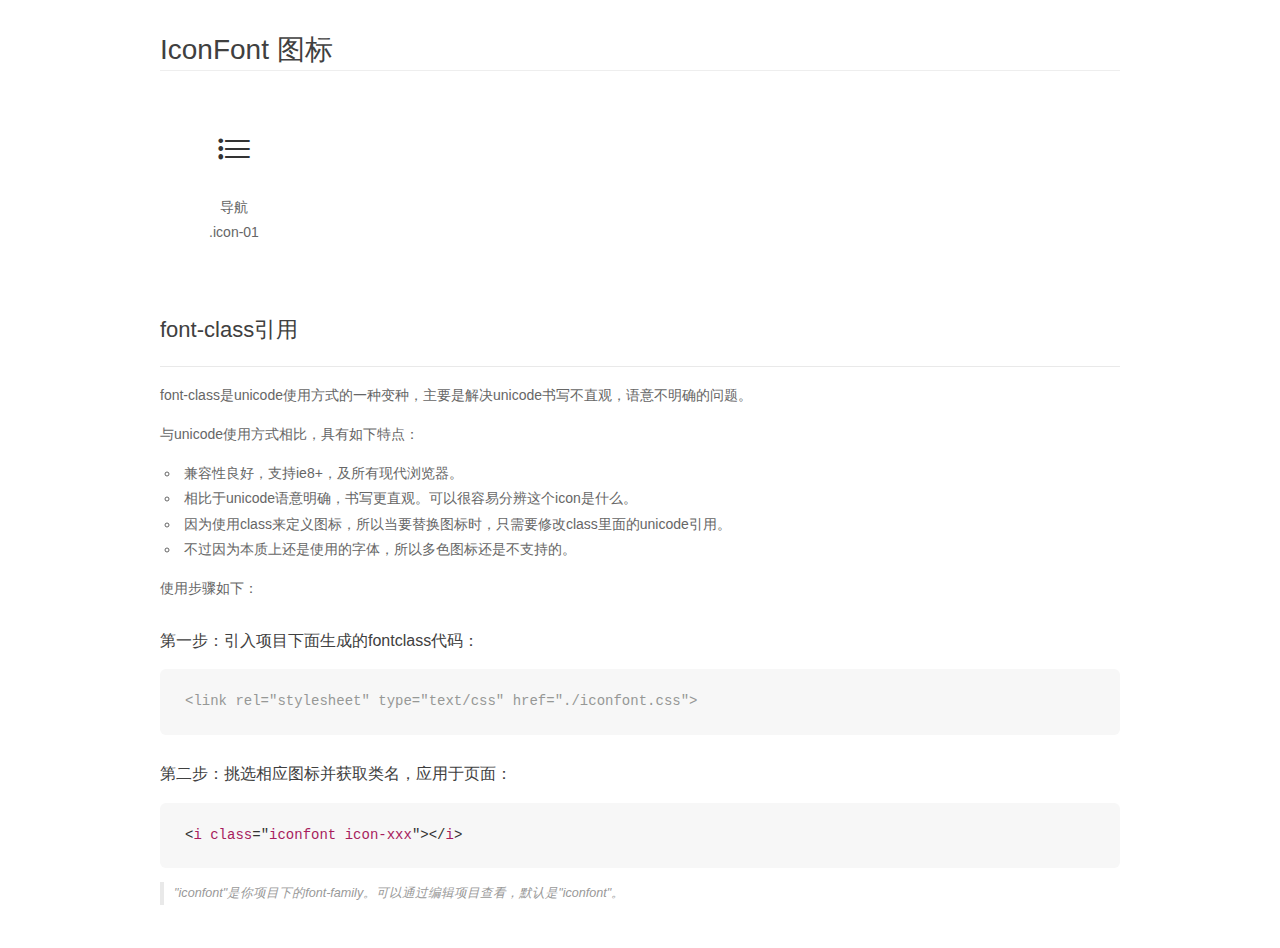
<file: font_4cmglrgsijmxi529/demo_fontclass.html>
<!DOCTYPE html>
<html>
<head>
    <meta charset="utf-8"/>
    <title>IconFont</title>
    <link rel="stylesheet" href="demo.css">
    <link rel="stylesheet" href="iconfont.css">
</head>
<body>
    <div class="main markdown">
        <h1>IconFont 图标</h1>
        <ul class="icon_lists clear">
            
                <li>
                <i class="icon iconfont icon-01"></i>
                    <div class="name">导航</div>
                    <div class="fontclass">.icon-01</div>
                </li>
            
        </ul>

        <h2 id="font-class-">font-class引用</h2>
        <hr>

        <p>font-class是unicode使用方式的一种变种，主要是解决unicode书写不直观，语意不明确的问题。</p>
        <p>与unicode使用方式相比，具有如下特点：</p>
        <ul>
        <li>兼容性良好，支持ie8+，及所有现代浏览器。</li>
        <li>相比于unicode语意明确，书写更直观。可以很容易分辨这个icon是什么。</li>
        <li>因为使用class来定义图标，所以当要替换图标时，只需要修改class里面的unicode引用。</li>
        <li>不过因为本质上还是使用的字体，所以多色图标还是不支持的。</li>
        </ul>
        <p>使用步骤如下：</p>
        <h3 id="-fontclass-">第一步：引入项目下面生成的fontclass代码：</h3>


        <pre><code class="lang-js hljs javascript"><span class="hljs-comment">&lt;link rel="stylesheet" type="text/css" href="./iconfont.css"&gt;</span></code></pre>
        <h3 id="-">第二步：挑选相应图标并获取类名，应用于页面：</h3>
        <pre><code class="lang-css hljs">&lt;<span class="hljs-selector-tag">i</span> <span class="hljs-selector-tag">class</span>="<span class="hljs-selector-tag">iconfont</span> <span class="hljs-selector-tag">icon-xxx</span>"&gt;&lt;/<span class="hljs-selector-tag">i</span>&gt;</code></pre>
        <blockquote>
        <p>"iconfont"是你项目下的font-family。可以通过编辑项目查看，默认是"iconfont"。</p>
        </blockquote>
    </div>
</body>
</html>
</file>
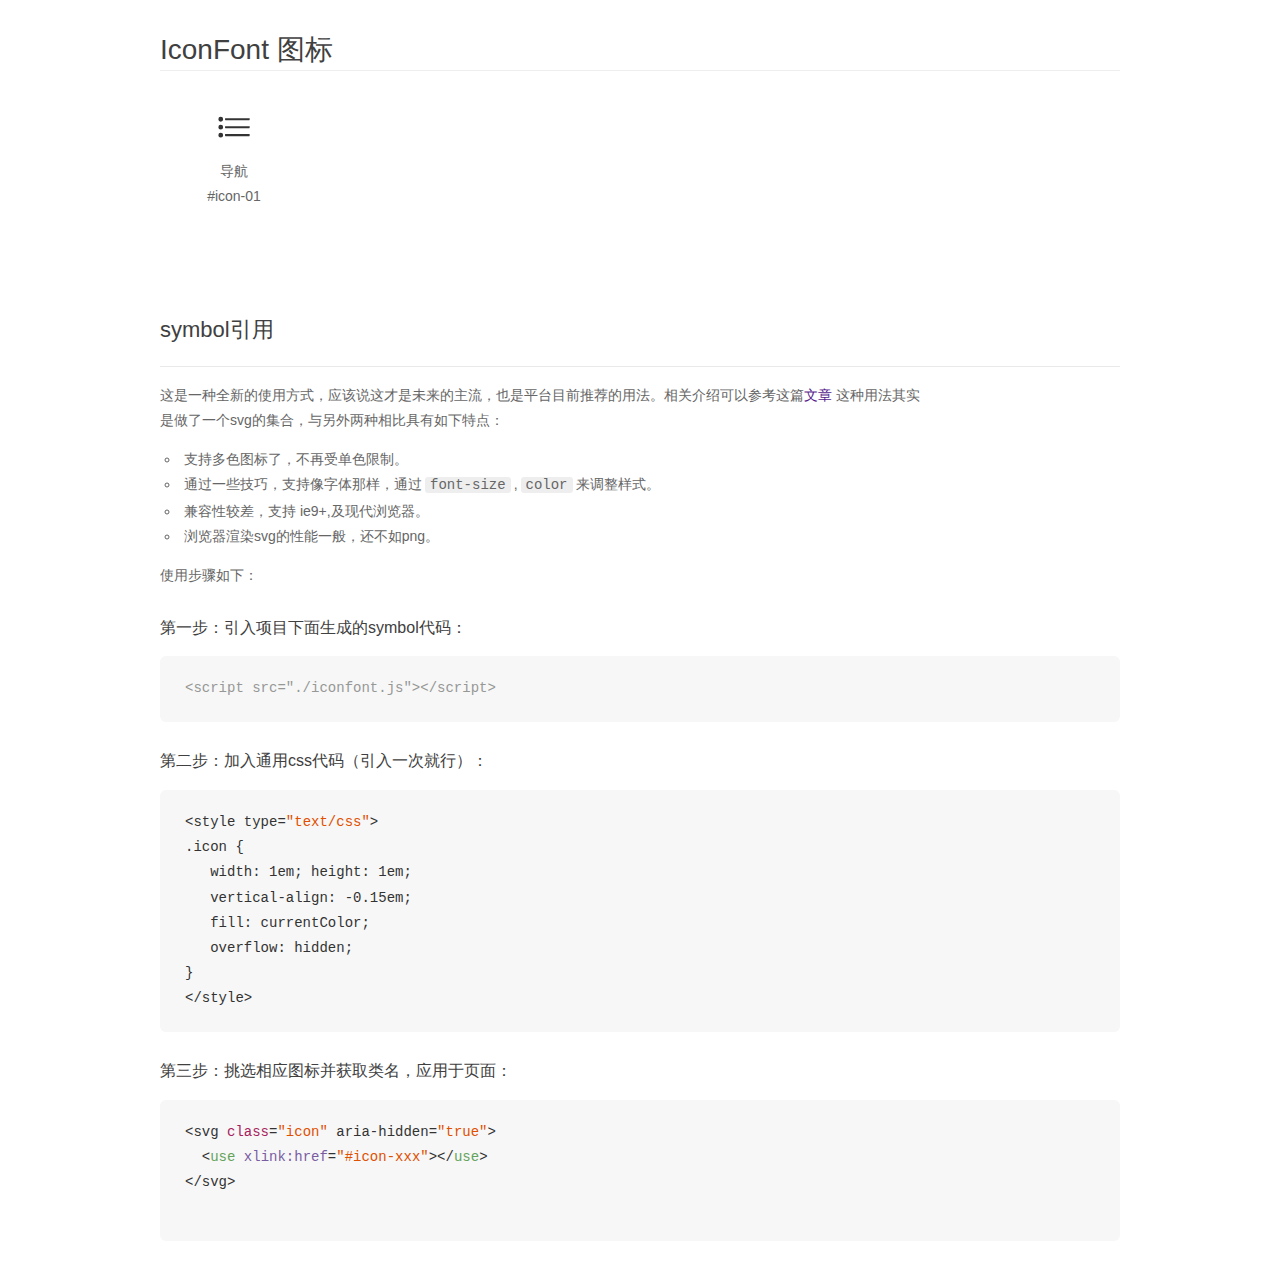
<file: font_4cmglrgsijmxi529/demo_symbol.html>
<!DOCTYPE html>
<html>
<head>
    <meta charset="utf-8"/>
    <title>IconFont</title>
    <link rel="stylesheet" href="demo.css">
    <script src="iconfont.js"></script>

    <style type="text/css">
        .icon {
          /* 通过设置 font-size 来改变图标大小 */
          width: 1em; height: 1em;
          /* 图标和文字相邻时，垂直对齐 */
          vertical-align: -0.15em;
          /* 通过设置 color 来改变 SVG 的颜色/fill */
          fill: currentColor;
          /* path 和 stroke 溢出 viewBox 部分在 IE 下会显示
             normalize.css 中也包含这行 */
          overflow: hidden;
        }

    </style>
</head>
<body>
    <div class="main markdown">
        <h1>IconFont 图标</h1>
        <ul class="icon_lists clear">
            
                <li>
                    <svg class="icon" aria-hidden="true">
                        <use xlink:href="#icon-01"></use>
                    </svg>
                    <div class="name">导航</div>
                    <div class="fontclass">#icon-01</div>
                </li>
            
        </ul>


        <h2 id="symbol-">symbol引用</h2>
        <hr>

        <p>这是一种全新的使用方式，应该说这才是未来的主流，也是平台目前推荐的用法。相关介绍可以参考这篇<a href="">文章</a>
        这种用法其实是做了一个svg的集合，与另外两种相比具有如下特点：</p>
        <ul>
          <li>支持多色图标了，不再受单色限制。</li>
          <li>通过一些技巧，支持像字体那样，通过<code>font-size</code>,<code>color</code>来调整样式。</li>
          <li>兼容性较差，支持 ie9+,及现代浏览器。</li>
          <li>浏览器渲染svg的性能一般，还不如png。</li>
        </ul>
        <p>使用步骤如下：</p>
        <h3 id="-symbol-">第一步：引入项目下面生成的symbol代码：</h3>
        <pre><code class="lang-js hljs javascript"><span class="hljs-comment">&lt;script src="./iconfont.js"&gt;&lt;/script&gt;</span></code></pre>
        <h3 id="-css-">第二步：加入通用css代码（引入一次就行）：</h3>
        <pre><code class="lang-js hljs javascript">&lt;style type=<span class="hljs-string">"text/css"</span>&gt;
.icon {
   width: <span class="hljs-number">1</span>em; height: <span class="hljs-number">1</span>em;
   vertical-align: <span class="hljs-number">-0.15</span>em;
   fill: currentColor;
   overflow: hidden;
}
&lt;<span class="hljs-regexp">/style&gt;</span></code></pre>
        <h3 id="-">第三步：挑选相应图标并获取类名，应用于页面：</h3>
        <pre><code class="lang-js hljs javascript">&lt;svg <span class="hljs-class"><span class="hljs-keyword">class</span></span>=<span class="hljs-string">"icon"</span> aria-hidden=<span class="hljs-string">"true"</span>&gt;<span class="xml"><span class="hljs-tag">
  &lt;<span class="hljs-name">use</span> <span class="hljs-attr">xlink:href</span>=<span class="hljs-string">"#icon-xxx"</span>&gt;</span><span class="hljs-tag">&lt;/<span class="hljs-name">use</span>&gt;</span>
</span>&lt;<span class="hljs-regexp">/svg&gt;
        </span></code></pre>
    </div>
</body>
</html>
</file>
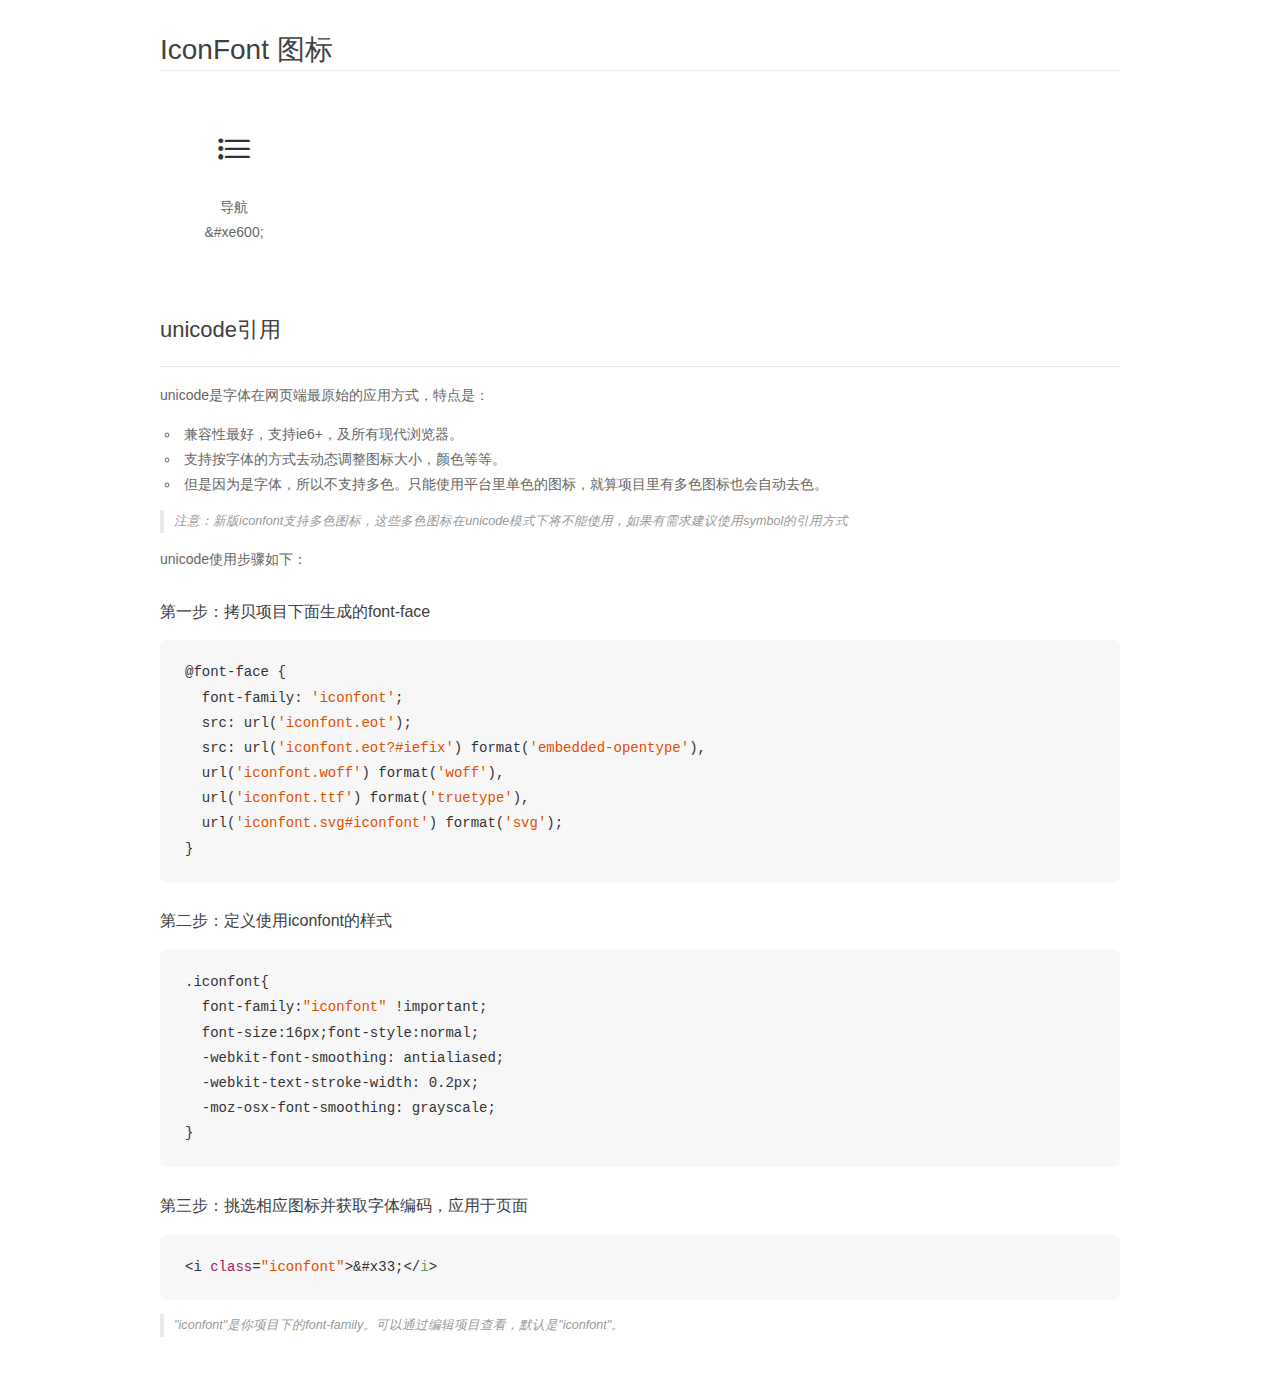
<file: font_4cmglrgsijmxi529/demo_unicode.html>
<!DOCTYPE html>
<html>
<head>
    <meta charset="utf-8"/>
    <title>IconFont</title>
    <link rel="stylesheet" href="demo.css">

    <style type="text/css">

        @font-face {font-family: "iconfont";
          src: url('iconfont.eot'); /* IE9*/
          src: url('iconfont.eot#iefix') format('embedded-opentype'), /* IE6-IE8 */
          url('iconfont.woff') format('woff'), /* chrome, firefox */
          url('iconfont.ttf') format('truetype'), /* chrome, firefox, opera, Safari, Android, iOS 4.2+*/
          url('iconfont.svg#iconfont') format('svg'); /* iOS 4.1- */
        }

        .iconfont {
          font-family:"iconfont" !important;
          font-size:16px;
          font-style:normal;
          -webkit-font-smoothing: antialiased;
          -webkit-text-stroke-width: 0.2px;
          -moz-osx-font-smoothing: grayscale;
        }

    </style>
</head>
<body>
    <div class="main markdown">
        <h1>IconFont 图标</h1>
        <ul class="icon_lists clear">
            
                <li>
                <i class="icon iconfont">&#xe600;</i>
                    <div class="name">导航</div>
                    <div class="code">&amp;#xe600;</div>
                </li>
            
        </ul>
        <h2 id="unicode-">unicode引用</h2>
        <hr>

        <p>unicode是字体在网页端最原始的应用方式，特点是：</p>
        <ul>
        <li>兼容性最好，支持ie6+，及所有现代浏览器。</li>
        <li>支持按字体的方式去动态调整图标大小，颜色等等。</li>
        <li>但是因为是字体，所以不支持多色。只能使用平台里单色的图标，就算项目里有多色图标也会自动去色。</li>
        </ul>
        <blockquote>
        <p>注意：新版iconfont支持多色图标，这些多色图标在unicode模式下将不能使用，如果有需求建议使用symbol的引用方式</p>
        </blockquote>
        <p>unicode使用步骤如下：</p>
        <h3 id="-font-face">第一步：拷贝项目下面生成的font-face</h3>
        <pre><code class="lang-js hljs javascript">@font-face {
  font-family: <span class="hljs-string">'iconfont'</span>;
  src: url(<span class="hljs-string">'iconfont.eot'</span>);
  src: url(<span class="hljs-string">'iconfont.eot?#iefix'</span>) format(<span class="hljs-string">'embedded-opentype'</span>),
  url(<span class="hljs-string">'iconfont.woff'</span>) format(<span class="hljs-string">'woff'</span>),
  url(<span class="hljs-string">'iconfont.ttf'</span>) format(<span class="hljs-string">'truetype'</span>),
  url(<span class="hljs-string">'iconfont.svg#iconfont'</span>) format(<span class="hljs-string">'svg'</span>);
}
</code></pre>
        <h3 id="-iconfont-">第二步：定义使用iconfont的样式</h3>
        <pre><code class="lang-js hljs javascript">.iconfont{
  font-family:<span class="hljs-string">"iconfont"</span> !important;
  font-size:<span class="hljs-number">16</span>px;font-style:normal;
  -webkit-font-smoothing: antialiased;
  -webkit-text-stroke-width: <span class="hljs-number">0.2</span>px;
  -moz-osx-font-smoothing: grayscale;
}
</code></pre>
        <h3 id="-">第三步：挑选相应图标并获取字体编码，应用于页面</h3>
        <pre><code class="lang-js hljs javascript">&lt;i <span class="hljs-class"><span class="hljs-keyword">class</span></span>=<span class="hljs-string">"iconfont"</span>&gt;&amp;#x33;<span class="xml"><span class="hljs-tag">&lt;/<span class="hljs-name">i</span>&gt;</span></span></code></pre>

        <blockquote>
        <p>"iconfont"是你项目下的font-family。可以通过编辑项目查看，默认是"iconfont"。</p>
        </blockquote>
    </div>


</body>
</html>
</file>
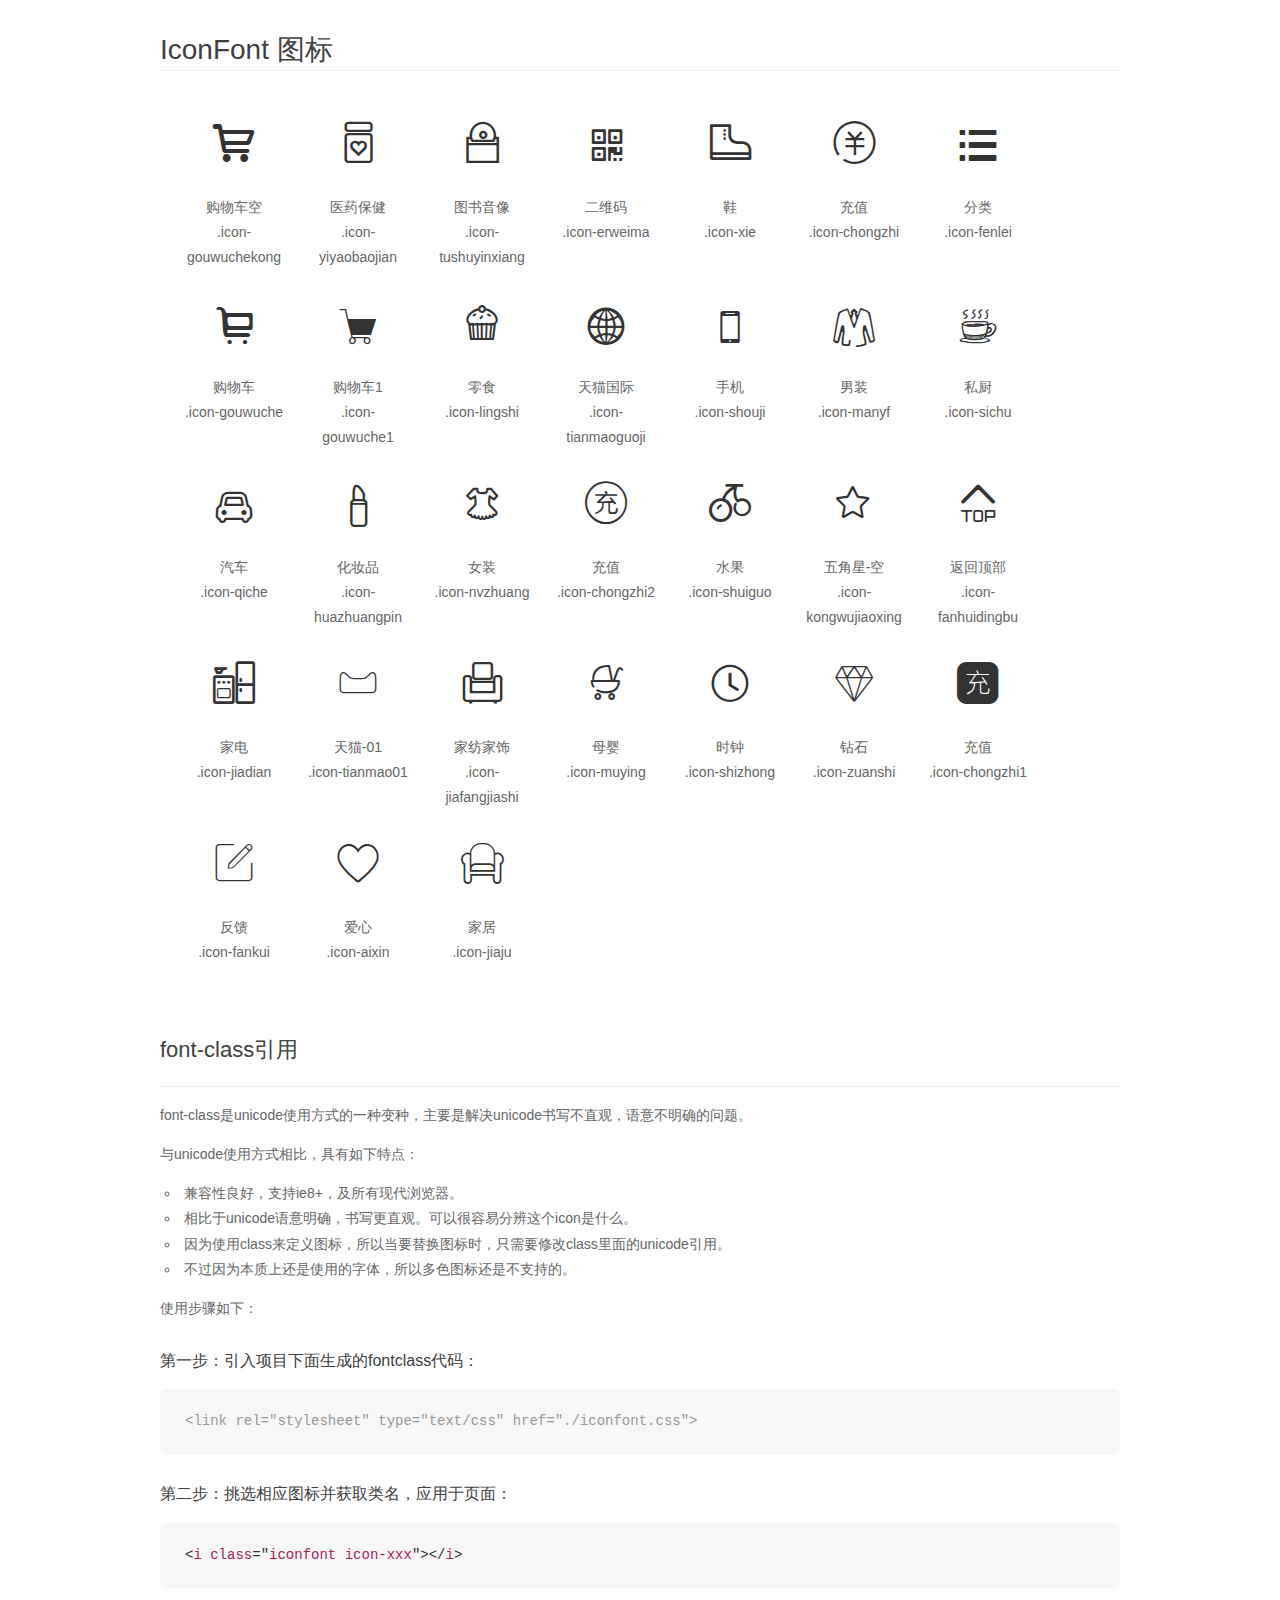
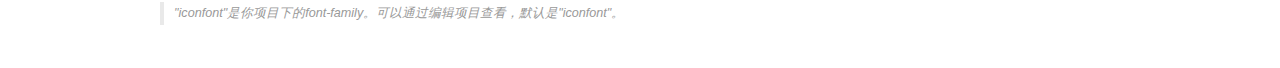
<file: iconfont/demo_fontclass.html>
<!DOCTYPE html>
<html>
<head>
    <meta charset="utf-8"/>
    <title>IconFont</title>
    <link rel="stylesheet" href="demo.css">
    <link rel="stylesheet" href="iconfont.css">
</head>
<body>
    <div class="main markdown">
        <h1>IconFont 图标</h1>
        <ul class="icon_lists clear">
            
                <li>
                <i class="icon iconfont icon-gouwuchekong"></i>
                    <div class="name">购物车空</div>
                    <div class="fontclass">.icon-gouwuchekong</div>
                </li>
            
                <li>
                <i class="icon iconfont icon-yiyaobaojian"></i>
                    <div class="name">医药保健</div>
                    <div class="fontclass">.icon-yiyaobaojian</div>
                </li>
            
                <li>
                <i class="icon iconfont icon-tushuyinxiang"></i>
                    <div class="name">图书音像</div>
                    <div class="fontclass">.icon-tushuyinxiang</div>
                </li>
            
                <li>
                <i class="icon iconfont icon-erweima"></i>
                    <div class="name">二维码</div>
                    <div class="fontclass">.icon-erweima</div>
                </li>
            
                <li>
                <i class="icon iconfont icon-xie"></i>
                    <div class="name">鞋</div>
                    <div class="fontclass">.icon-xie</div>
                </li>
            
                <li>
                <i class="icon iconfont icon-chongzhi"></i>
                    <div class="name">充值</div>
                    <div class="fontclass">.icon-chongzhi</div>
                </li>
            
                <li>
                <i class="icon iconfont icon-fenlei"></i>
                    <div class="name">分类</div>
                    <div class="fontclass">.icon-fenlei</div>
                </li>
            
                <li>
                <i class="icon iconfont icon-gouwuche"></i>
                    <div class="name">购物车</div>
                    <div class="fontclass">.icon-gouwuche</div>
                </li>
            
                <li>
                <i class="icon iconfont icon-gouwuche1"></i>
                    <div class="name">购物车1</div>
                    <div class="fontclass">.icon-gouwuche1</div>
                </li>
            
                <li>
                <i class="icon iconfont icon-lingshi"></i>
                    <div class="name">零食</div>
                    <div class="fontclass">.icon-lingshi</div>
                </li>
            
                <li>
                <i class="icon iconfont icon-tianmaoguoji"></i>
                    <div class="name">天猫国际</div>
                    <div class="fontclass">.icon-tianmaoguoji</div>
                </li>
            
                <li>
                <i class="icon iconfont icon-shouji"></i>
                    <div class="name">手机</div>
                    <div class="fontclass">.icon-shouji</div>
                </li>
            
                <li>
                <i class="icon iconfont icon-manyf"></i>
                    <div class="name">男装</div>
                    <div class="fontclass">.icon-manyf</div>
                </li>
            
                <li>
                <i class="icon iconfont icon-sichu"></i>
                    <div class="name">私厨</div>
                    <div class="fontclass">.icon-sichu</div>
                </li>
            
                <li>
                <i class="icon iconfont icon-qiche"></i>
                    <div class="name">汽车</div>
                    <div class="fontclass">.icon-qiche</div>
                </li>
            
                <li>
                <i class="icon iconfont icon-huazhuangpin"></i>
                    <div class="name">化妆品</div>
                    <div class="fontclass">.icon-huazhuangpin</div>
                </li>
            
                <li>
                <i class="icon iconfont icon-nvzhuang"></i>
                    <div class="name">女装</div>
                    <div class="fontclass">.icon-nvzhuang</div>
                </li>
            
                <li>
                <i class="icon iconfont icon-chongzhi2"></i>
                    <div class="name">充值</div>
                    <div class="fontclass">.icon-chongzhi2</div>
                </li>
            
                <li>
                <i class="icon iconfont icon-shuiguo"></i>
                    <div class="name">水果</div>
                    <div class="fontclass">.icon-shuiguo</div>
                </li>
            
                <li>
                <i class="icon iconfont icon-kongwujiaoxing"></i>
                    <div class="name">五角星-空</div>
                    <div class="fontclass">.icon-kongwujiaoxing</div>
                </li>
            
                <li>
                <i class="icon iconfont icon-fanhuidingbu"></i>
                    <div class="name">返回顶部</div>
                    <div class="fontclass">.icon-fanhuidingbu</div>
                </li>
            
                <li>
                <i class="icon iconfont icon-jiadian"></i>
                    <div class="name">家电</div>
                    <div class="fontclass">.icon-jiadian</div>
                </li>
            
                <li>
                <i class="icon iconfont icon-tianmao01"></i>
                    <div class="name">天猫-01</div>
                    <div class="fontclass">.icon-tianmao01</div>
                </li>
            
                <li>
                <i class="icon iconfont icon-jiafangjiashi"></i>
                    <div class="name">家纺家饰</div>
                    <div class="fontclass">.icon-jiafangjiashi</div>
                </li>
            
                <li>
                <i class="icon iconfont icon-muying"></i>
                    <div class="name">母婴</div>
                    <div class="fontclass">.icon-muying</div>
                </li>
            
                <li>
                <i class="icon iconfont icon-shizhong"></i>
                    <div class="name">时钟</div>
                    <div class="fontclass">.icon-shizhong</div>
                </li>
            
                <li>
                <i class="icon iconfont icon-zuanshi"></i>
                    <div class="name">钻石</div>
                    <div class="fontclass">.icon-zuanshi</div>
                </li>
            
                <li>
                <i class="icon iconfont icon-chongzhi1"></i>
                    <div class="name">充值</div>
                    <div class="fontclass">.icon-chongzhi1</div>
                </li>
            
                <li>
                <i class="icon iconfont icon-fankui"></i>
                    <div class="name">反馈</div>
                    <div class="fontclass">.icon-fankui</div>
                </li>
            
                <li>
                <i class="icon iconfont icon-aixin"></i>
                    <div class="name">爱心</div>
                    <div class="fontclass">.icon-aixin</div>
                </li>
            
                <li>
                <i class="icon iconfont icon-jiaju"></i>
                    <div class="name">家居</div>
                    <div class="fontclass">.icon-jiaju</div>
                </li>
            
        </ul>

        <h2 id="font-class-">font-class引用</h2>
        <hr>

        <p>font-class是unicode使用方式的一种变种，主要是解决unicode书写不直观，语意不明确的问题。</p>
        <p>与unicode使用方式相比，具有如下特点：</p>
        <ul>
        <li>兼容性良好，支持ie8+，及所有现代浏览器。</li>
        <li>相比于unicode语意明确，书写更直观。可以很容易分辨这个icon是什么。</li>
        <li>因为使用class来定义图标，所以当要替换图标时，只需要修改class里面的unicode引用。</li>
        <li>不过因为本质上还是使用的字体，所以多色图标还是不支持的。</li>
        </ul>
        <p>使用步骤如下：</p>
        <h3 id="-fontclass-">第一步：引入项目下面生成的fontclass代码：</h3>


        <pre><code class="lang-js hljs javascript"><span class="hljs-comment">&lt;link rel="stylesheet" type="text/css" href="./iconfont.css"&gt;</span></code></pre>
        <h3 id="-">第二步：挑选相应图标并获取类名，应用于页面：</h3>
        <pre><code class="lang-css hljs">&lt;<span class="hljs-selector-tag">i</span> <span class="hljs-selector-tag">class</span>="<span class="hljs-selector-tag">iconfont</span> <span class="hljs-selector-tag">icon-xxx</span>"&gt;&lt;/<span class="hljs-selector-tag">i</span>&gt;</code></pre>
        <blockquote>
        <p>"iconfont"是你项目下的font-family。可以通过编辑项目查看，默认是"iconfont"。</p>
        </blockquote>
    </div>
</body>
</html>
</file>
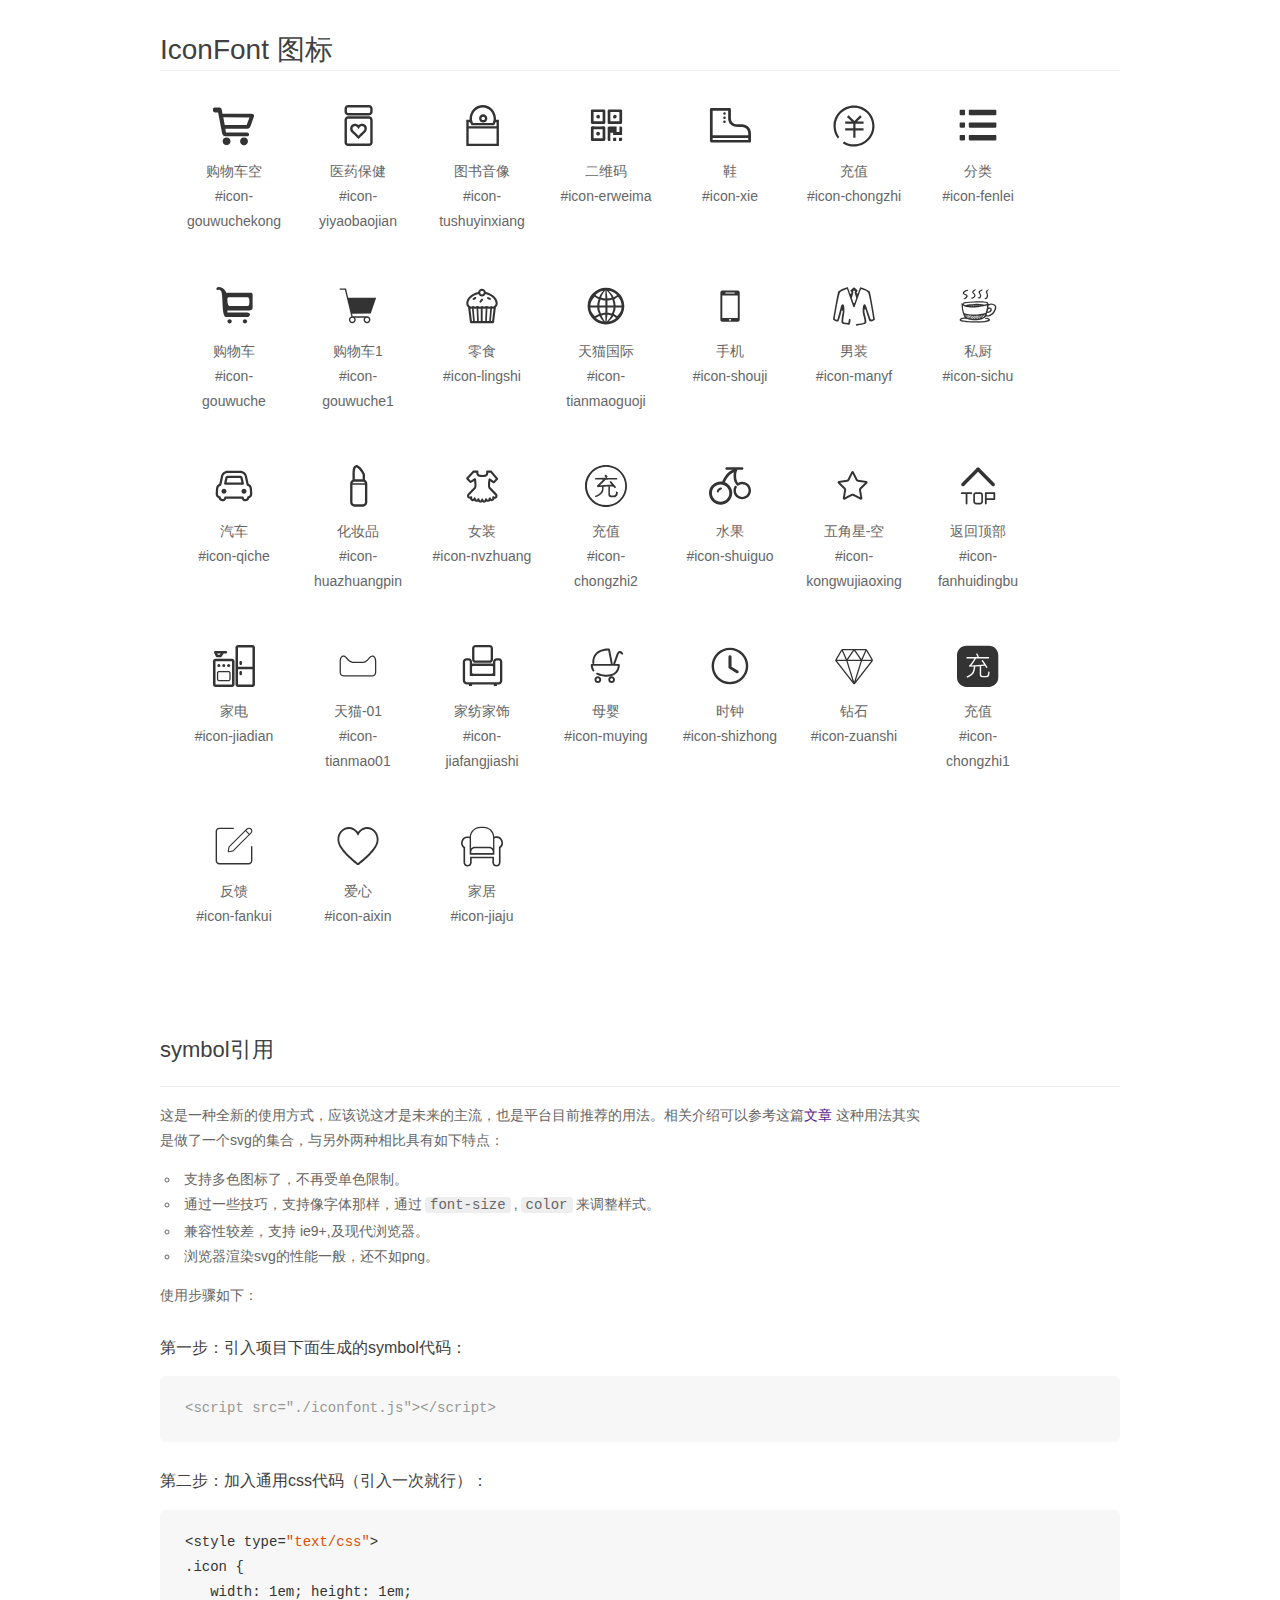
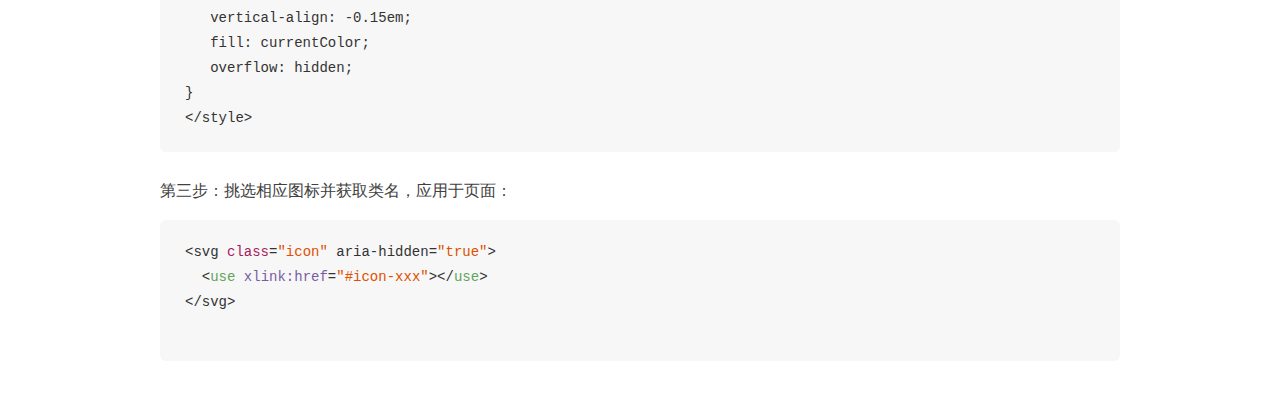
<file: iconfont/demo_symbol.html>
<!DOCTYPE html>
<html>
<head>
    <meta charset="utf-8"/>
    <title>IconFont</title>
    <link rel="stylesheet" href="demo.css">
    <script src="iconfont.js"></script>

    <style type="text/css">
        .icon {
          /* 通过设置 font-size 来改变图标大小 */
          width: 1em; height: 1em;
          /* 图标和文字相邻时，垂直对齐 */
          vertical-align: -0.15em;
          /* 通过设置 color 来改变 SVG 的颜色/fill */
          fill: currentColor;
          /* path 和 stroke 溢出 viewBox 部分在 IE 下会显示
             normalize.css 中也包含这行 */
          overflow: hidden;
        }

    </style>
</head>
<body>
    <div class="main markdown">
        <h1>IconFont 图标</h1>
        <ul class="icon_lists clear">
            
                <li>
                    <svg class="icon" aria-hidden="true">
                        <use xlink:href="#icon-gouwuchekong"></use>
                    </svg>
                    <div class="name">购物车空</div>
                    <div class="fontclass">#icon-gouwuchekong</div>
                </li>
            
                <li>
                    <svg class="icon" aria-hidden="true">
                        <use xlink:href="#icon-yiyaobaojian"></use>
                    </svg>
                    <div class="name">医药保健</div>
                    <div class="fontclass">#icon-yiyaobaojian</div>
                </li>
            
                <li>
                    <svg class="icon" aria-hidden="true">
                        <use xlink:href="#icon-tushuyinxiang"></use>
                    </svg>
                    <div class="name">图书音像</div>
                    <div class="fontclass">#icon-tushuyinxiang</div>
                </li>
            
                <li>
                    <svg class="icon" aria-hidden="true">
                        <use xlink:href="#icon-erweima"></use>
                    </svg>
                    <div class="name">二维码</div>
                    <div class="fontclass">#icon-erweima</div>
                </li>
            
                <li>
                    <svg class="icon" aria-hidden="true">
                        <use xlink:href="#icon-xie"></use>
                    </svg>
                    <div class="name">鞋</div>
                    <div class="fontclass">#icon-xie</div>
                </li>
            
                <li>
                    <svg class="icon" aria-hidden="true">
                        <use xlink:href="#icon-chongzhi"></use>
                    </svg>
                    <div class="name">充值</div>
                    <div class="fontclass">#icon-chongzhi</div>
                </li>
            
                <li>
                    <svg class="icon" aria-hidden="true">
                        <use xlink:href="#icon-fenlei"></use>
                    </svg>
                    <div class="name">分类</div>
                    <div class="fontclass">#icon-fenlei</div>
                </li>
            
                <li>
                    <svg class="icon" aria-hidden="true">
                        <use xlink:href="#icon-gouwuche"></use>
                    </svg>
                    <div class="name">购物车</div>
                    <div class="fontclass">#icon-gouwuche</div>
                </li>
            
                <li>
                    <svg class="icon" aria-hidden="true">
                        <use xlink:href="#icon-gouwuche1"></use>
                    </svg>
                    <div class="name">购物车1</div>
                    <div class="fontclass">#icon-gouwuche1</div>
                </li>
            
                <li>
                    <svg class="icon" aria-hidden="true">
                        <use xlink:href="#icon-lingshi"></use>
                    </svg>
                    <div class="name">零食</div>
                    <div class="fontclass">#icon-lingshi</div>
                </li>
            
                <li>
                    <svg class="icon" aria-hidden="true">
                        <use xlink:href="#icon-tianmaoguoji"></use>
                    </svg>
                    <div class="name">天猫国际</div>
                    <div class="fontclass">#icon-tianmaoguoji</div>
                </li>
            
                <li>
                    <svg class="icon" aria-hidden="true">
                        <use xlink:href="#icon-shouji"></use>
                    </svg>
                    <div class="name">手机</div>
                    <div class="fontclass">#icon-shouji</div>
                </li>
            
                <li>
                    <svg class="icon" aria-hidden="true">
                        <use xlink:href="#icon-manyf"></use>
                    </svg>
                    <div class="name">男装</div>
                    <div class="fontclass">#icon-manyf</div>
                </li>
            
                <li>
                    <svg class="icon" aria-hidden="true">
                        <use xlink:href="#icon-sichu"></use>
                    </svg>
                    <div class="name">私厨</div>
                    <div class="fontclass">#icon-sichu</div>
                </li>
            
                <li>
                    <svg class="icon" aria-hidden="true">
                        <use xlink:href="#icon-qiche"></use>
                    </svg>
                    <div class="name">汽车</div>
                    <div class="fontclass">#icon-qiche</div>
                </li>
            
                <li>
                    <svg class="icon" aria-hidden="true">
                        <use xlink:href="#icon-huazhuangpin"></use>
                    </svg>
                    <div class="name">化妆品</div>
                    <div class="fontclass">#icon-huazhuangpin</div>
                </li>
            
                <li>
                    <svg class="icon" aria-hidden="true">
                        <use xlink:href="#icon-nvzhuang"></use>
                    </svg>
                    <div class="name">女装</div>
                    <div class="fontclass">#icon-nvzhuang</div>
                </li>
            
                <li>
                    <svg class="icon" aria-hidden="true">
                        <use xlink:href="#icon-chongzhi2"></use>
                    </svg>
                    <div class="name">充值</div>
                    <div class="fontclass">#icon-chongzhi2</div>
                </li>
            
                <li>
                    <svg class="icon" aria-hidden="true">
                        <use xlink:href="#icon-shuiguo"></use>
                    </svg>
                    <div class="name">水果</div>
                    <div class="fontclass">#icon-shuiguo</div>
                </li>
            
                <li>
                    <svg class="icon" aria-hidden="true">
                        <use xlink:href="#icon-kongwujiaoxing"></use>
                    </svg>
                    <div class="name">五角星-空</div>
                    <div class="fontclass">#icon-kongwujiaoxing</div>
                </li>
            
                <li>
                    <svg class="icon" aria-hidden="true">
                        <use xlink:href="#icon-fanhuidingbu"></use>
                    </svg>
                    <div class="name">返回顶部</div>
                    <div class="fontclass">#icon-fanhuidingbu</div>
                </li>
            
                <li>
                    <svg class="icon" aria-hidden="true">
                        <use xlink:href="#icon-jiadian"></use>
                    </svg>
                    <div class="name">家电</div>
                    <div class="fontclass">#icon-jiadian</div>
                </li>
            
                <li>
                    <svg class="icon" aria-hidden="true">
                        <use xlink:href="#icon-tianmao01"></use>
                    </svg>
                    <div class="name">天猫-01</div>
                    <div class="fontclass">#icon-tianmao01</div>
                </li>
            
                <li>
                    <svg class="icon" aria-hidden="true">
                        <use xlink:href="#icon-jiafangjiashi"></use>
                    </svg>
                    <div class="name">家纺家饰</div>
                    <div class="fontclass">#icon-jiafangjiashi</div>
                </li>
            
                <li>
                    <svg class="icon" aria-hidden="true">
                        <use xlink:href="#icon-muying"></use>
                    </svg>
                    <div class="name">母婴</div>
                    <div class="fontclass">#icon-muying</div>
                </li>
            
                <li>
                    <svg class="icon" aria-hidden="true">
                        <use xlink:href="#icon-shizhong"></use>
                    </svg>
                    <div class="name">时钟</div>
                    <div class="fontclass">#icon-shizhong</div>
                </li>
            
                <li>
                    <svg class="icon" aria-hidden="true">
                        <use xlink:href="#icon-zuanshi"></use>
                    </svg>
                    <div class="name">钻石</div>
                    <div class="fontclass">#icon-zuanshi</div>
                </li>
            
                <li>
                    <svg class="icon" aria-hidden="true">
                        <use xlink:href="#icon-chongzhi1"></use>
                    </svg>
                    <div class="name">充值</div>
                    <div class="fontclass">#icon-chongzhi1</div>
                </li>
            
                <li>
                    <svg class="icon" aria-hidden="true">
                        <use xlink:href="#icon-fankui"></use>
                    </svg>
                    <div class="name">反馈</div>
                    <div class="fontclass">#icon-fankui</div>
                </li>
            
                <li>
                    <svg class="icon" aria-hidden="true">
                        <use xlink:href="#icon-aixin"></use>
                    </svg>
                    <div class="name">爱心</div>
                    <div class="fontclass">#icon-aixin</div>
                </li>
            
                <li>
                    <svg class="icon" aria-hidden="true">
                        <use xlink:href="#icon-jiaju"></use>
                    </svg>
                    <div class="name">家居</div>
                    <div class="fontclass">#icon-jiaju</div>
                </li>
            
        </ul>


        <h2 id="symbol-">symbol引用</h2>
        <hr>

        <p>这是一种全新的使用方式，应该说这才是未来的主流，也是平台目前推荐的用法。相关介绍可以参考这篇<a href="">文章</a>
        这种用法其实是做了一个svg的集合，与另外两种相比具有如下特点：</p>
        <ul>
          <li>支持多色图标了，不再受单色限制。</li>
          <li>通过一些技巧，支持像字体那样，通过<code>font-size</code>,<code>color</code>来调整样式。</li>
          <li>兼容性较差，支持 ie9+,及现代浏览器。</li>
          <li>浏览器渲染svg的性能一般，还不如png。</li>
        </ul>
        <p>使用步骤如下：</p>
        <h3 id="-symbol-">第一步：引入项目下面生成的symbol代码：</h3>
        <pre><code class="lang-js hljs javascript"><span class="hljs-comment">&lt;script src="./iconfont.js"&gt;&lt;/script&gt;</span></code></pre>
        <h3 id="-css-">第二步：加入通用css代码（引入一次就行）：</h3>
        <pre><code class="lang-js hljs javascript">&lt;style type=<span class="hljs-string">"text/css"</span>&gt;
.icon {
   width: <span class="hljs-number">1</span>em; height: <span class="hljs-number">1</span>em;
   vertical-align: <span class="hljs-number">-0.15</span>em;
   fill: currentColor;
   overflow: hidden;
}
&lt;<span class="hljs-regexp">/style&gt;</span></code></pre>
        <h3 id="-">第三步：挑选相应图标并获取类名，应用于页面：</h3>
        <pre><code class="lang-js hljs javascript">&lt;svg <span class="hljs-class"><span class="hljs-keyword">class</span></span>=<span class="hljs-string">"icon"</span> aria-hidden=<span class="hljs-string">"true"</span>&gt;<span class="xml"><span class="hljs-tag">
  &lt;<span class="hljs-name">use</span> <span class="hljs-attr">xlink:href</span>=<span class="hljs-string">"#icon-xxx"</span>&gt;</span><span class="hljs-tag">&lt;/<span class="hljs-name">use</span>&gt;</span>
</span>&lt;<span class="hljs-regexp">/svg&gt;
        </span></code></pre>
    </div>
</body>
</html>
</file>
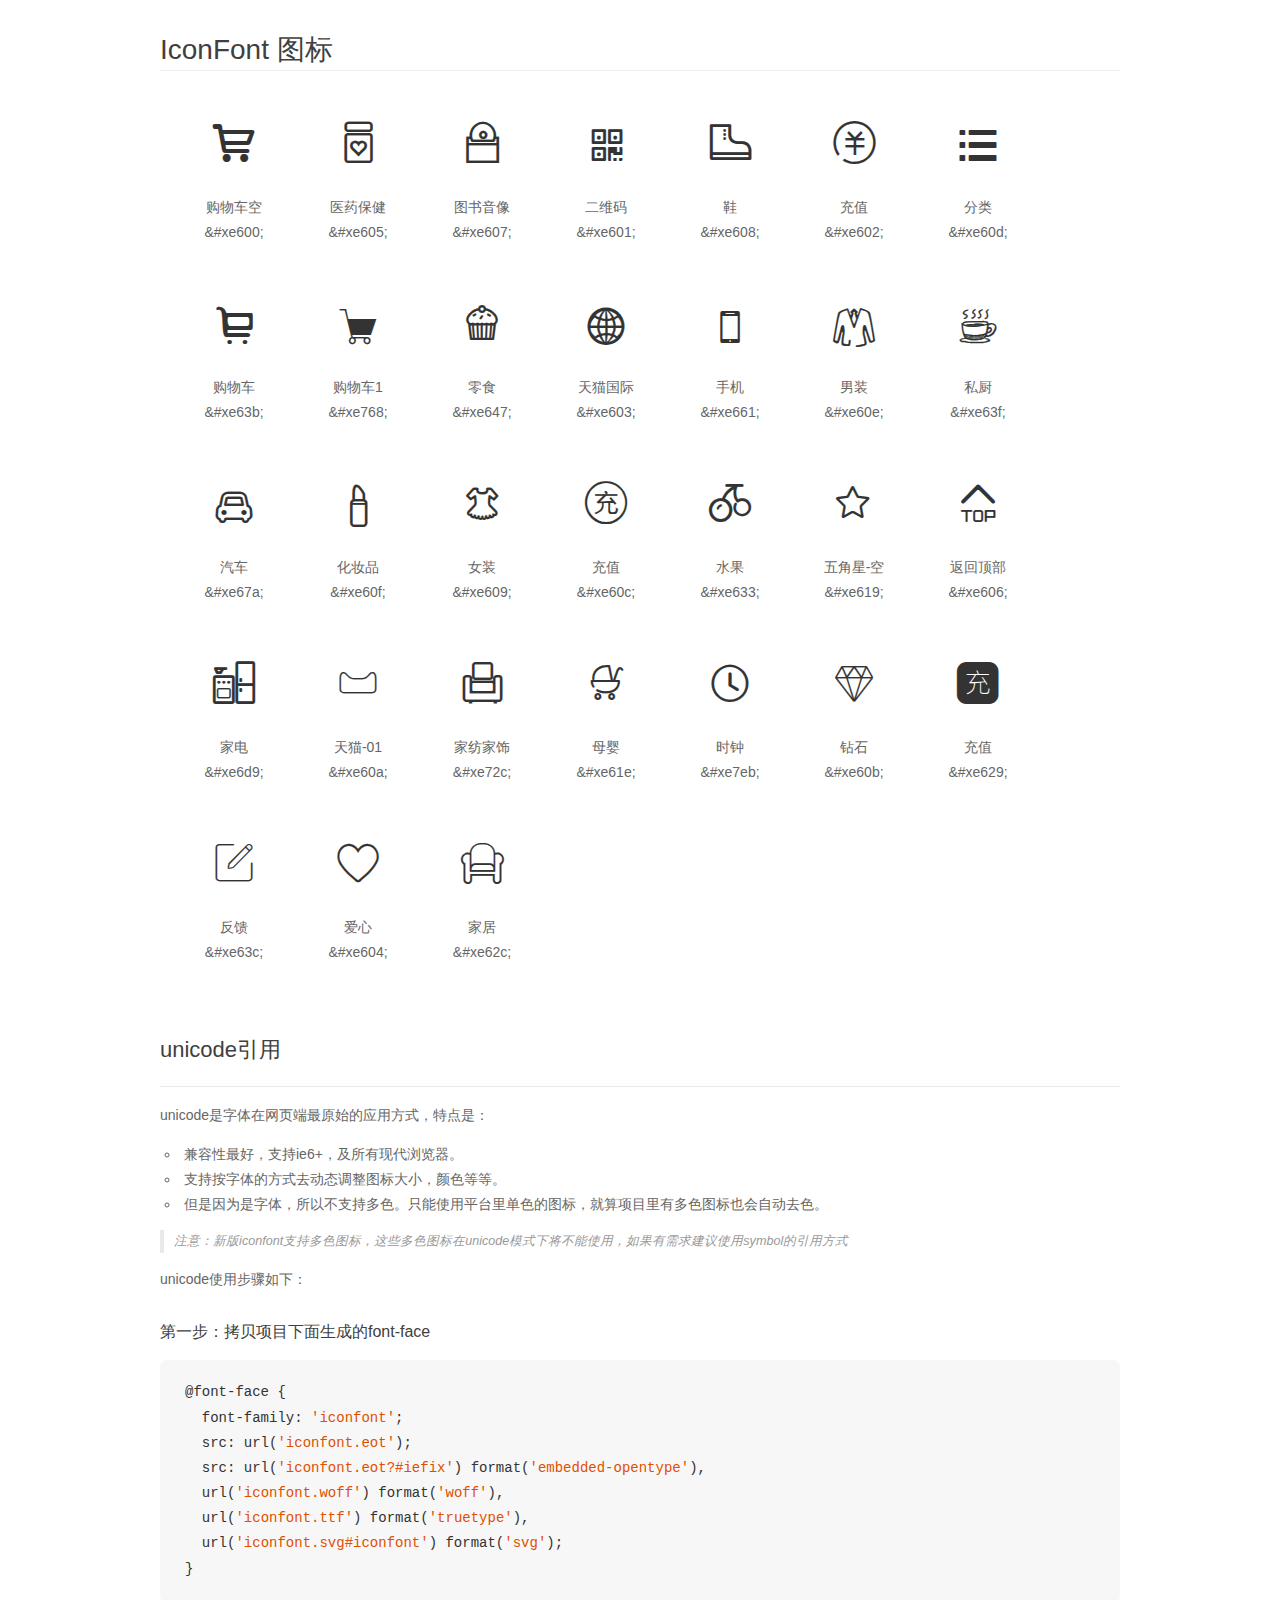
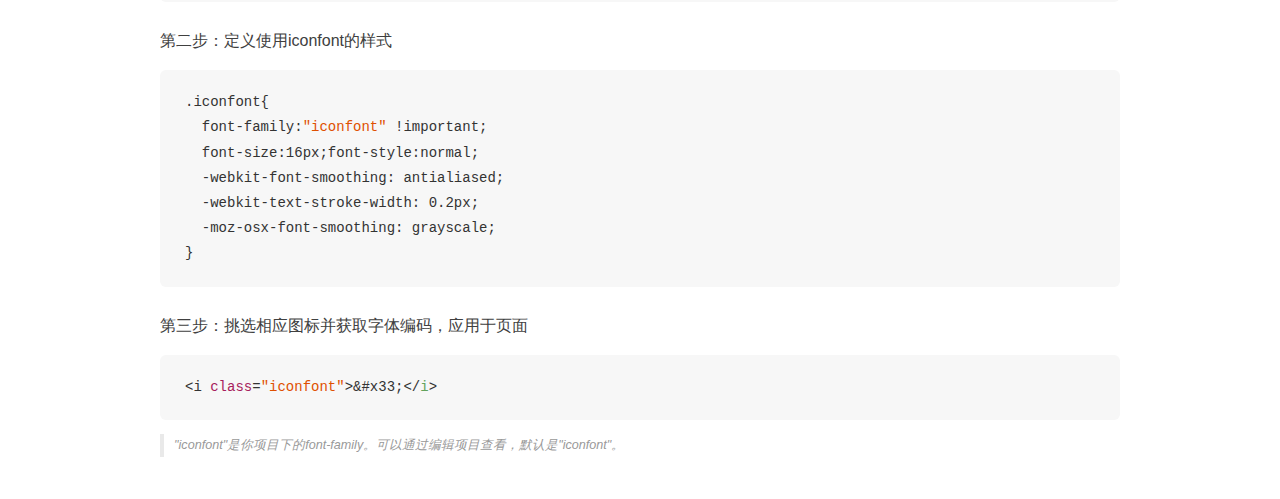
<file: iconfont/demo_unicode.html>
<!DOCTYPE html>
<html>
<head>
    <meta charset="utf-8"/>
    <title>IconFont</title>
    <link rel="stylesheet" href="demo.css">

    <style type="text/css">

        @font-face {font-family: "iconfont";
          src: url('iconfont.eot'); /* IE9*/
          src: url('iconfont.eot#iefix') format('embedded-opentype'), /* IE6-IE8 */
          url('iconfont.woff') format('woff'), /* chrome, firefox */
          url('iconfont.ttf') format('truetype'), /* chrome, firefox, opera, Safari, Android, iOS 4.2+*/
          url('iconfont.svg#iconfont') format('svg'); /* iOS 4.1- */
        }

        .iconfont {
          font-family:"iconfont" !important;
          font-size:16px;
          font-style:normal;
          -webkit-font-smoothing: antialiased;
          -webkit-text-stroke-width: 0.2px;
          -moz-osx-font-smoothing: grayscale;
        }

    </style>
</head>
<body>
    <div class="main markdown">
        <h1>IconFont 图标</h1>
        <ul class="icon_lists clear">
            
                <li>
                <i class="icon iconfont">&#xe600;</i>
                    <div class="name">购物车空</div>
                    <div class="code">&amp;#xe600;</div>
                </li>
            
                <li>
                <i class="icon iconfont">&#xe605;</i>
                    <div class="name">医药保健</div>
                    <div class="code">&amp;#xe605;</div>
                </li>
            
                <li>
                <i class="icon iconfont">&#xe607;</i>
                    <div class="name">图书音像</div>
                    <div class="code">&amp;#xe607;</div>
                </li>
            
                <li>
                <i class="icon iconfont">&#xe601;</i>
                    <div class="name">二维码</div>
                    <div class="code">&amp;#xe601;</div>
                </li>
            
                <li>
                <i class="icon iconfont">&#xe608;</i>
                    <div class="name">鞋</div>
                    <div class="code">&amp;#xe608;</div>
                </li>
            
                <li>
                <i class="icon iconfont">&#xe602;</i>
                    <div class="name">充值</div>
                    <div class="code">&amp;#xe602;</div>
                </li>
            
                <li>
                <i class="icon iconfont">&#xe60d;</i>
                    <div class="name">分类</div>
                    <div class="code">&amp;#xe60d;</div>
                </li>
            
                <li>
                <i class="icon iconfont">&#xe63b;</i>
                    <div class="name">购物车</div>
                    <div class="code">&amp;#xe63b;</div>
                </li>
            
                <li>
                <i class="icon iconfont">&#xe768;</i>
                    <div class="name">购物车1</div>
                    <div class="code">&amp;#xe768;</div>
                </li>
            
                <li>
                <i class="icon iconfont">&#xe647;</i>
                    <div class="name">零食</div>
                    <div class="code">&amp;#xe647;</div>
                </li>
            
                <li>
                <i class="icon iconfont">&#xe603;</i>
                    <div class="name">天猫国际</div>
                    <div class="code">&amp;#xe603;</div>
                </li>
            
                <li>
                <i class="icon iconfont">&#xe661;</i>
                    <div class="name">手机</div>
                    <div class="code">&amp;#xe661;</div>
                </li>
            
                <li>
                <i class="icon iconfont">&#xe60e;</i>
                    <div class="name">男装</div>
                    <div class="code">&amp;#xe60e;</div>
                </li>
            
                <li>
                <i class="icon iconfont">&#xe63f;</i>
                    <div class="name">私厨</div>
                    <div class="code">&amp;#xe63f;</div>
                </li>
            
                <li>
                <i class="icon iconfont">&#xe67a;</i>
                    <div class="name">汽车</div>
                    <div class="code">&amp;#xe67a;</div>
                </li>
            
                <li>
                <i class="icon iconfont">&#xe60f;</i>
                    <div class="name">化妆品</div>
                    <div class="code">&amp;#xe60f;</div>
                </li>
            
                <li>
                <i class="icon iconfont">&#xe609;</i>
                    <div class="name">女装</div>
                    <div class="code">&amp;#xe609;</div>
                </li>
            
                <li>
                <i class="icon iconfont">&#xe60c;</i>
                    <div class="name">充值</div>
                    <div class="code">&amp;#xe60c;</div>
                </li>
            
                <li>
                <i class="icon iconfont">&#xe633;</i>
                    <div class="name">水果</div>
                    <div class="code">&amp;#xe633;</div>
                </li>
            
                <li>
                <i class="icon iconfont">&#xe619;</i>
                    <div class="name">五角星-空</div>
                    <div class="code">&amp;#xe619;</div>
                </li>
            
                <li>
                <i class="icon iconfont">&#xe606;</i>
                    <div class="name">返回顶部</div>
                    <div class="code">&amp;#xe606;</div>
                </li>
            
                <li>
                <i class="icon iconfont">&#xe6d9;</i>
                    <div class="name">家电</div>
                    <div class="code">&amp;#xe6d9;</div>
                </li>
            
                <li>
                <i class="icon iconfont">&#xe60a;</i>
                    <div class="name">天猫-01</div>
                    <div class="code">&amp;#xe60a;</div>
                </li>
            
                <li>
                <i class="icon iconfont">&#xe72c;</i>
                    <div class="name">家纺家饰</div>
                    <div class="code">&amp;#xe72c;</div>
                </li>
            
                <li>
                <i class="icon iconfont">&#xe61e;</i>
                    <div class="name">母婴</div>
                    <div class="code">&amp;#xe61e;</div>
                </li>
            
                <li>
                <i class="icon iconfont">&#xe7eb;</i>
                    <div class="name">时钟</div>
                    <div class="code">&amp;#xe7eb;</div>
                </li>
            
                <li>
                <i class="icon iconfont">&#xe60b;</i>
                    <div class="name">钻石</div>
                    <div class="code">&amp;#xe60b;</div>
                </li>
            
                <li>
                <i class="icon iconfont">&#xe629;</i>
                    <div class="name">充值</div>
                    <div class="code">&amp;#xe629;</div>
                </li>
            
                <li>
                <i class="icon iconfont">&#xe63c;</i>
                    <div class="name">反馈</div>
                    <div class="code">&amp;#xe63c;</div>
                </li>
            
                <li>
                <i class="icon iconfont">&#xe604;</i>
                    <div class="name">爱心</div>
                    <div class="code">&amp;#xe604;</div>
                </li>
            
                <li>
                <i class="icon iconfont">&#xe62c;</i>
                    <div class="name">家居</div>
                    <div class="code">&amp;#xe62c;</div>
                </li>
            
        </ul>
        <h2 id="unicode-">unicode引用</h2>
        <hr>

        <p>unicode是字体在网页端最原始的应用方式，特点是：</p>
        <ul>
        <li>兼容性最好，支持ie6+，及所有现代浏览器。</li>
        <li>支持按字体的方式去动态调整图标大小，颜色等等。</li>
        <li>但是因为是字体，所以不支持多色。只能使用平台里单色的图标，就算项目里有多色图标也会自动去色。</li>
        </ul>
        <blockquote>
        <p>注意：新版iconfont支持多色图标，这些多色图标在unicode模式下将不能使用，如果有需求建议使用symbol的引用方式</p>
        </blockquote>
        <p>unicode使用步骤如下：</p>
        <h3 id="-font-face">第一步：拷贝项目下面生成的font-face</h3>
        <pre><code class="lang-js hljs javascript">@font-face {
  font-family: <span class="hljs-string">'iconfont'</span>;
  src: url(<span class="hljs-string">'iconfont.eot'</span>);
  src: url(<span class="hljs-string">'iconfont.eot?#iefix'</span>) format(<span class="hljs-string">'embedded-opentype'</span>),
  url(<span class="hljs-string">'iconfont.woff'</span>) format(<span class="hljs-string">'woff'</span>),
  url(<span class="hljs-string">'iconfont.ttf'</span>) format(<span class="hljs-string">'truetype'</span>),
  url(<span class="hljs-string">'iconfont.svg#iconfont'</span>) format(<span class="hljs-string">'svg'</span>);
}
</code></pre>
        <h3 id="-iconfont-">第二步：定义使用iconfont的样式</h3>
        <pre><code class="lang-js hljs javascript">.iconfont{
  font-family:<span class="hljs-string">"iconfont"</span> !important;
  font-size:<span class="hljs-number">16</span>px;font-style:normal;
  -webkit-font-smoothing: antialiased;
  -webkit-text-stroke-width: <span class="hljs-number">0.2</span>px;
  -moz-osx-font-smoothing: grayscale;
}
</code></pre>
        <h3 id="-">第三步：挑选相应图标并获取字体编码，应用于页面</h3>
        <pre><code class="lang-js hljs javascript">&lt;i <span class="hljs-class"><span class="hljs-keyword">class</span></span>=<span class="hljs-string">"iconfont"</span>&gt;&amp;#x33;<span class="xml"><span class="hljs-tag">&lt;/<span class="hljs-name">i</span>&gt;</span></span></code></pre>

        <blockquote>
        <p>"iconfont"是你项目下的font-family。可以通过编辑项目查看，默认是"iconfont"。</p>
        </blockquote>
    </div>


</body>
</html>
</file>
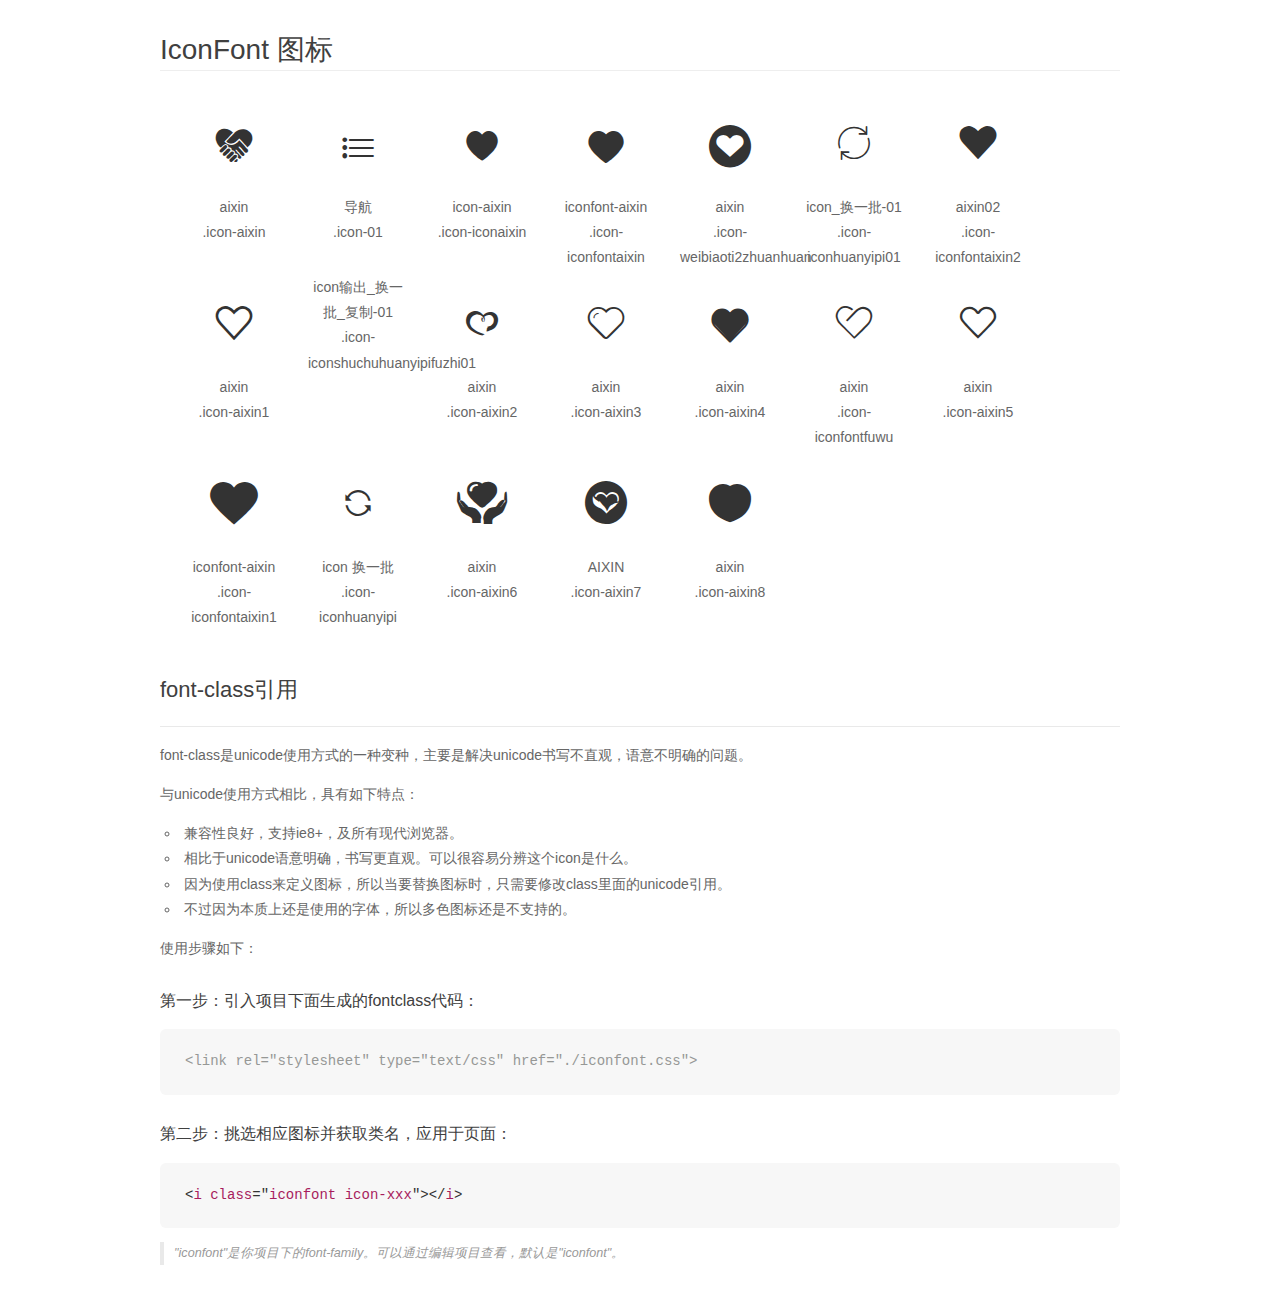
<file: iconfont/font4/demo_fontclass.html>
<!DOCTYPE html>
<html>
<head>
    <meta charset="utf-8"/>
    <title>IconFont</title>
    <link rel="stylesheet" href="demo.css">
    <link rel="stylesheet" href="iconfont.css">
</head>
<body>
    <div class="main markdown">
        <h1>IconFont 图标</h1>
        <ul class="icon_lists clear">
            
                <li>
                <i class="icon iconfont icon-aixin"></i>
                    <div class="name">aixin</div>
                    <div class="fontclass">.icon-aixin</div>
                </li>
            
                <li>
                <i class="icon iconfont icon-01"></i>
                    <div class="name">导航</div>
                    <div class="fontclass">.icon-01</div>
                </li>
            
                <li>
                <i class="icon iconfont icon-iconaixin"></i>
                    <div class="name">icon-aixin</div>
                    <div class="fontclass">.icon-iconaixin</div>
                </li>
            
                <li>
                <i class="icon iconfont icon-iconfontaixin"></i>
                    <div class="name">iconfont-aixin</div>
                    <div class="fontclass">.icon-iconfontaixin</div>
                </li>
            
                <li>
                <i class="icon iconfont icon-weibiaoti2zhuanhuan"></i>
                    <div class="name">aixin</div>
                    <div class="fontclass">.icon-weibiaoti2zhuanhuan</div>
                </li>
            
                <li>
                <i class="icon iconfont icon-iconhuanyipi01"></i>
                    <div class="name">icon_换一批-01</div>
                    <div class="fontclass">.icon-iconhuanyipi01</div>
                </li>
            
                <li>
                <i class="icon iconfont icon-iconfontaixin2"></i>
                    <div class="name">aixin02</div>
                    <div class="fontclass">.icon-iconfontaixin2</div>
                </li>
            
                <li>
                <i class="icon iconfont icon-aixin1"></i>
                    <div class="name">aixin</div>
                    <div class="fontclass">.icon-aixin1</div>
                </li>
            
                <li>
                <i class="icon iconfont icon-iconshuchuhuanyipifuzhi01"></i>
                    <div class="name">icon输出_换一批_复制-01</div>
                    <div class="fontclass">.icon-iconshuchuhuanyipifuzhi01</div>
                </li>
            
                <li>
                <i class="icon iconfont icon-aixin2"></i>
                    <div class="name">aixin</div>
                    <div class="fontclass">.icon-aixin2</div>
                </li>
            
                <li>
                <i class="icon iconfont icon-aixin3"></i>
                    <div class="name">aixin</div>
                    <div class="fontclass">.icon-aixin3</div>
                </li>
            
                <li>
                <i class="icon iconfont icon-aixin4"></i>
                    <div class="name">aixin</div>
                    <div class="fontclass">.icon-aixin4</div>
                </li>
            
                <li>
                <i class="icon iconfont icon-iconfontfuwu"></i>
                    <div class="name">aixin</div>
                    <div class="fontclass">.icon-iconfontfuwu</div>
                </li>
            
                <li>
                <i class="icon iconfont icon-aixin5"></i>
                    <div class="name">aixin</div>
                    <div class="fontclass">.icon-aixin5</div>
                </li>
            
                <li>
                <i class="icon iconfont icon-iconfontaixin1"></i>
                    <div class="name">iconfont-aixin</div>
                    <div class="fontclass">.icon-iconfontaixin1</div>
                </li>
            
                <li>
                <i class="icon iconfont icon-iconhuanyipi"></i>
                    <div class="name">icon 换一批</div>
                    <div class="fontclass">.icon-iconhuanyipi</div>
                </li>
            
                <li>
                <i class="icon iconfont icon-aixin6"></i>
                    <div class="name">aixin</div>
                    <div class="fontclass">.icon-aixin6</div>
                </li>
            
                <li>
                <i class="icon iconfont icon-aixin7"></i>
                    <div class="name">AIXIN</div>
                    <div class="fontclass">.icon-aixin7</div>
                </li>
            
                <li>
                <i class="icon iconfont icon-aixin8"></i>
                    <div class="name">aixin</div>
                    <div class="fontclass">.icon-aixin8</div>
                </li>
            
        </ul>

        <h2 id="font-class-">font-class引用</h2>
        <hr>

        <p>font-class是unicode使用方式的一种变种，主要是解决unicode书写不直观，语意不明确的问题。</p>
        <p>与unicode使用方式相比，具有如下特点：</p>
        <ul>
        <li>兼容性良好，支持ie8+，及所有现代浏览器。</li>
        <li>相比于unicode语意明确，书写更直观。可以很容易分辨这个icon是什么。</li>
        <li>因为使用class来定义图标，所以当要替换图标时，只需要修改class里面的unicode引用。</li>
        <li>不过因为本质上还是使用的字体，所以多色图标还是不支持的。</li>
        </ul>
        <p>使用步骤如下：</p>
        <h3 id="-fontclass-">第一步：引入项目下面生成的fontclass代码：</h3>


        <pre><code class="lang-js hljs javascript"><span class="hljs-comment">&lt;link rel="stylesheet" type="text/css" href="./iconfont.css"&gt;</span></code></pre>
        <h3 id="-">第二步：挑选相应图标并获取类名，应用于页面：</h3>
        <pre><code class="lang-css hljs">&lt;<span class="hljs-selector-tag">i</span> <span class="hljs-selector-tag">class</span>="<span class="hljs-selector-tag">iconfont</span> <span class="hljs-selector-tag">icon-xxx</span>"&gt;&lt;/<span class="hljs-selector-tag">i</span>&gt;</code></pre>
        <blockquote>
        <p>"iconfont"是你项目下的font-family。可以通过编辑项目查看，默认是"iconfont"。</p>
        </blockquote>
    </div>
</body>
</html>
</file>
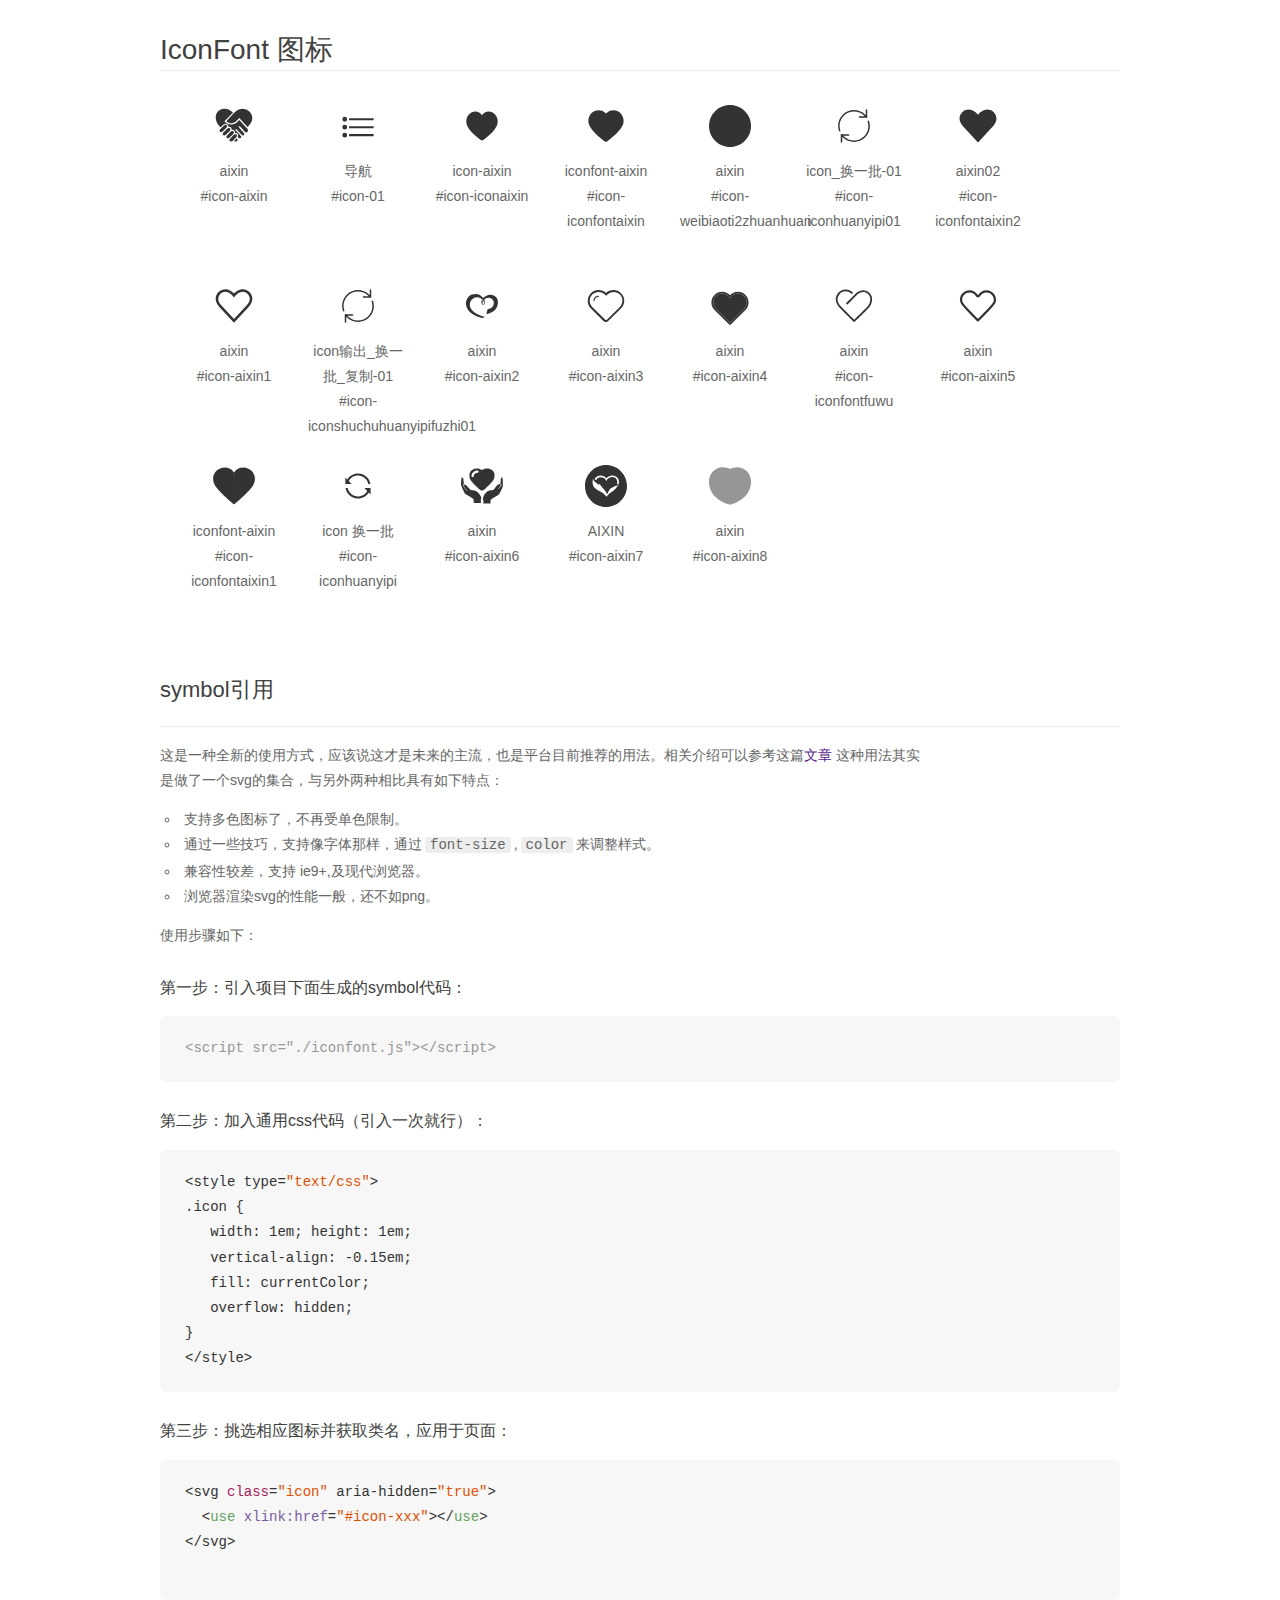
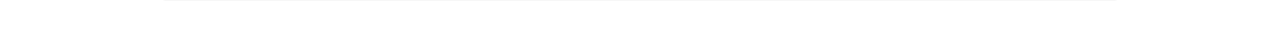
<file: iconfont/font4/demo_symbol.html>
<!DOCTYPE html>
<html>
<head>
    <meta charset="utf-8"/>
    <title>IconFont</title>
    <link rel="stylesheet" href="demo.css">
    <script src="iconfont.js"></script>

    <style type="text/css">
        .icon {
          /* 通过设置 font-size 来改变图标大小 */
          width: 1em; height: 1em;
          /* 图标和文字相邻时，垂直对齐 */
          vertical-align: -0.15em;
          /* 通过设置 color 来改变 SVG 的颜色/fill */
          fill: currentColor;
          /* path 和 stroke 溢出 viewBox 部分在 IE 下会显示
             normalize.css 中也包含这行 */
          overflow: hidden;
        }

    </style>
</head>
<body>
    <div class="main markdown">
        <h1>IconFont 图标</h1>
        <ul class="icon_lists clear">
            
                <li>
                    <svg class="icon" aria-hidden="true">
                        <use xlink:href="#icon-aixin"></use>
                    </svg>
                    <div class="name">aixin</div>
                    <div class="fontclass">#icon-aixin</div>
                </li>
            
                <li>
                    <svg class="icon" aria-hidden="true">
                        <use xlink:href="#icon-01"></use>
                    </svg>
                    <div class="name">导航</div>
                    <div class="fontclass">#icon-01</div>
                </li>
            
                <li>
                    <svg class="icon" aria-hidden="true">
                        <use xlink:href="#icon-iconaixin"></use>
                    </svg>
                    <div class="name">icon-aixin</div>
                    <div class="fontclass">#icon-iconaixin</div>
                </li>
            
                <li>
                    <svg class="icon" aria-hidden="true">
                        <use xlink:href="#icon-iconfontaixin"></use>
                    </svg>
                    <div class="name">iconfont-aixin</div>
                    <div class="fontclass">#icon-iconfontaixin</div>
                </li>
            
                <li>
                    <svg class="icon" aria-hidden="true">
                        <use xlink:href="#icon-weibiaoti2zhuanhuan"></use>
                    </svg>
                    <div class="name">aixin</div>
                    <div class="fontclass">#icon-weibiaoti2zhuanhuan</div>
                </li>
            
                <li>
                    <svg class="icon" aria-hidden="true">
                        <use xlink:href="#icon-iconhuanyipi01"></use>
                    </svg>
                    <div class="name">icon_换一批-01</div>
                    <div class="fontclass">#icon-iconhuanyipi01</div>
                </li>
            
                <li>
                    <svg class="icon" aria-hidden="true">
                        <use xlink:href="#icon-iconfontaixin2"></use>
                    </svg>
                    <div class="name">aixin02</div>
                    <div class="fontclass">#icon-iconfontaixin2</div>
                </li>
            
                <li>
                    <svg class="icon" aria-hidden="true">
                        <use xlink:href="#icon-aixin1"></use>
                    </svg>
                    <div class="name">aixin</div>
                    <div class="fontclass">#icon-aixin1</div>
                </li>
            
                <li>
                    <svg class="icon" aria-hidden="true">
                        <use xlink:href="#icon-iconshuchuhuanyipifuzhi01"></use>
                    </svg>
                    <div class="name">icon输出_换一批_复制-01</div>
                    <div class="fontclass">#icon-iconshuchuhuanyipifuzhi01</div>
                </li>
            
                <li>
                    <svg class="icon" aria-hidden="true">
                        <use xlink:href="#icon-aixin2"></use>
                    </svg>
                    <div class="name">aixin</div>
                    <div class="fontclass">#icon-aixin2</div>
                </li>
            
                <li>
                    <svg class="icon" aria-hidden="true">
                        <use xlink:href="#icon-aixin3"></use>
                    </svg>
                    <div class="name">aixin</div>
                    <div class="fontclass">#icon-aixin3</div>
                </li>
            
                <li>
                    <svg class="icon" aria-hidden="true">
                        <use xlink:href="#icon-aixin4"></use>
                    </svg>
                    <div class="name">aixin</div>
                    <div class="fontclass">#icon-aixin4</div>
                </li>
            
                <li>
                    <svg class="icon" aria-hidden="true">
                        <use xlink:href="#icon-iconfontfuwu"></use>
                    </svg>
                    <div class="name">aixin</div>
                    <div class="fontclass">#icon-iconfontfuwu</div>
                </li>
            
                <li>
                    <svg class="icon" aria-hidden="true">
                        <use xlink:href="#icon-aixin5"></use>
                    </svg>
                    <div class="name">aixin</div>
                    <div class="fontclass">#icon-aixin5</div>
                </li>
            
                <li>
                    <svg class="icon" aria-hidden="true">
                        <use xlink:href="#icon-iconfontaixin1"></use>
                    </svg>
                    <div class="name">iconfont-aixin</div>
                    <div class="fontclass">#icon-iconfontaixin1</div>
                </li>
            
                <li>
                    <svg class="icon" aria-hidden="true">
                        <use xlink:href="#icon-iconhuanyipi"></use>
                    </svg>
                    <div class="name">icon 换一批</div>
                    <div class="fontclass">#icon-iconhuanyipi</div>
                </li>
            
                <li>
                    <svg class="icon" aria-hidden="true">
                        <use xlink:href="#icon-aixin6"></use>
                    </svg>
                    <div class="name">aixin</div>
                    <div class="fontclass">#icon-aixin6</div>
                </li>
            
                <li>
                    <svg class="icon" aria-hidden="true">
                        <use xlink:href="#icon-aixin7"></use>
                    </svg>
                    <div class="name">AIXIN</div>
                    <div class="fontclass">#icon-aixin7</div>
                </li>
            
                <li>
                    <svg class="icon" aria-hidden="true">
                        <use xlink:href="#icon-aixin8"></use>
                    </svg>
                    <div class="name">aixin</div>
                    <div class="fontclass">#icon-aixin8</div>
                </li>
            
        </ul>


        <h2 id="symbol-">symbol引用</h2>
        <hr>

        <p>这是一种全新的使用方式，应该说这才是未来的主流，也是平台目前推荐的用法。相关介绍可以参考这篇<a href="">文章</a>
        这种用法其实是做了一个svg的集合，与另外两种相比具有如下特点：</p>
        <ul>
          <li>支持多色图标了，不再受单色限制。</li>
          <li>通过一些技巧，支持像字体那样，通过<code>font-size</code>,<code>color</code>来调整样式。</li>
          <li>兼容性较差，支持 ie9+,及现代浏览器。</li>
          <li>浏览器渲染svg的性能一般，还不如png。</li>
        </ul>
        <p>使用步骤如下：</p>
        <h3 id="-symbol-">第一步：引入项目下面生成的symbol代码：</h3>
        <pre><code class="lang-js hljs javascript"><span class="hljs-comment">&lt;script src="./iconfont.js"&gt;&lt;/script&gt;</span></code></pre>
        <h3 id="-css-">第二步：加入通用css代码（引入一次就行）：</h3>
        <pre><code class="lang-js hljs javascript">&lt;style type=<span class="hljs-string">"text/css"</span>&gt;
.icon {
   width: <span class="hljs-number">1</span>em; height: <span class="hljs-number">1</span>em;
   vertical-align: <span class="hljs-number">-0.15</span>em;
   fill: currentColor;
   overflow: hidden;
}
&lt;<span class="hljs-regexp">/style&gt;</span></code></pre>
        <h3 id="-">第三步：挑选相应图标并获取类名，应用于页面：</h3>
        <pre><code class="lang-js hljs javascript">&lt;svg <span class="hljs-class"><span class="hljs-keyword">class</span></span>=<span class="hljs-string">"icon"</span> aria-hidden=<span class="hljs-string">"true"</span>&gt;<span class="xml"><span class="hljs-tag">
  &lt;<span class="hljs-name">use</span> <span class="hljs-attr">xlink:href</span>=<span class="hljs-string">"#icon-xxx"</span>&gt;</span><span class="hljs-tag">&lt;/<span class="hljs-name">use</span>&gt;</span>
</span>&lt;<span class="hljs-regexp">/svg&gt;
        </span></code></pre>
    </div>
</body>
</html>
</file>
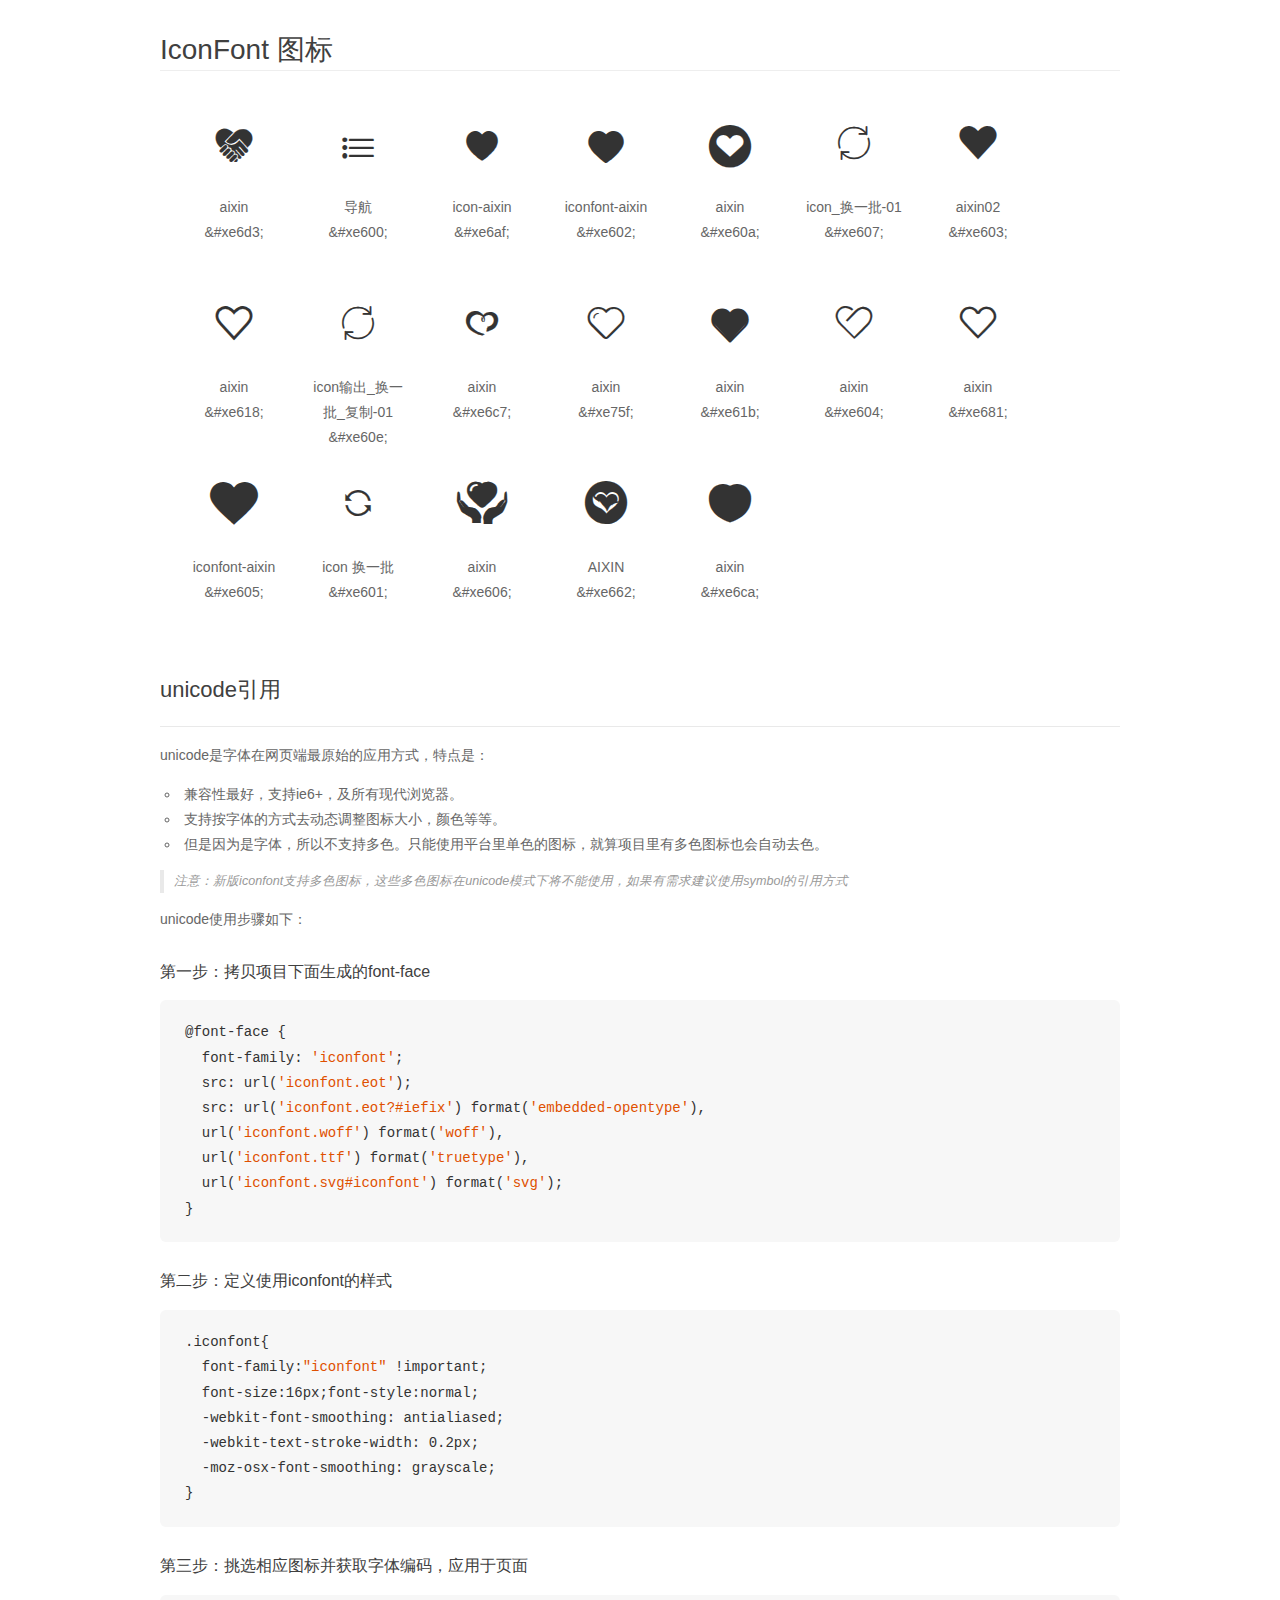
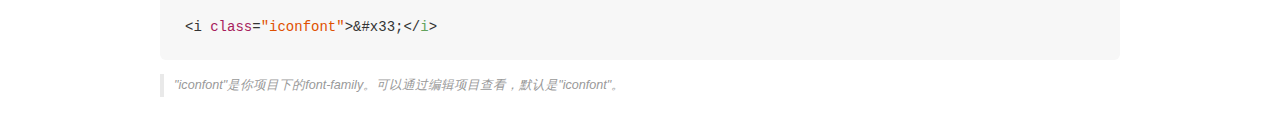
<file: iconfont/font4/demo_unicode.html>
<!DOCTYPE html>
<html>
<head>
    <meta charset="utf-8"/>
    <title>IconFont</title>
    <link rel="stylesheet" href="demo.css">

    <style type="text/css">

        @font-face {font-family: "iconfont";
          src: url('iconfont.eot'); /* IE9*/
          src: url('iconfont.eot#iefix') format('embedded-opentype'), /* IE6-IE8 */
          url('iconfont.woff') format('woff'), /* chrome, firefox */
          url('iconfont.ttf') format('truetype'), /* chrome, firefox, opera, Safari, Android, iOS 4.2+*/
          url('iconfont.svg#iconfont') format('svg'); /* iOS 4.1- */
        }

        .iconfont {
          font-family:"iconfont" !important;
          font-size:16px;
          font-style:normal;
          -webkit-font-smoothing: antialiased;
          -webkit-text-stroke-width: 0.2px;
          -moz-osx-font-smoothing: grayscale;
        }

    </style>
</head>
<body>
    <div class="main markdown">
        <h1>IconFont 图标</h1>
        <ul class="icon_lists clear">
            
                <li>
                <i class="icon iconfont">&#xe6d3;</i>
                    <div class="name">aixin</div>
                    <div class="code">&amp;#xe6d3;</div>
                </li>
            
                <li>
                <i class="icon iconfont">&#xe600;</i>
                    <div class="name">导航</div>
                    <div class="code">&amp;#xe600;</div>
                </li>
            
                <li>
                <i class="icon iconfont">&#xe6af;</i>
                    <div class="name">icon-aixin</div>
                    <div class="code">&amp;#xe6af;</div>
                </li>
            
                <li>
                <i class="icon iconfont">&#xe602;</i>
                    <div class="name">iconfont-aixin</div>
                    <div class="code">&amp;#xe602;</div>
                </li>
            
                <li>
                <i class="icon iconfont">&#xe60a;</i>
                    <div class="name">aixin</div>
                    <div class="code">&amp;#xe60a;</div>
                </li>
            
                <li>
                <i class="icon iconfont">&#xe607;</i>
                    <div class="name">icon_换一批-01</div>
                    <div class="code">&amp;#xe607;</div>
                </li>
            
                <li>
                <i class="icon iconfont">&#xe603;</i>
                    <div class="name">aixin02</div>
                    <div class="code">&amp;#xe603;</div>
                </li>
            
                <li>
                <i class="icon iconfont">&#xe618;</i>
                    <div class="name">aixin</div>
                    <div class="code">&amp;#xe618;</div>
                </li>
            
                <li>
                <i class="icon iconfont">&#xe60e;</i>
                    <div class="name">icon输出_换一批_复制-01</div>
                    <div class="code">&amp;#xe60e;</div>
                </li>
            
                <li>
                <i class="icon iconfont">&#xe6c7;</i>
                    <div class="name">aixin</div>
                    <div class="code">&amp;#xe6c7;</div>
                </li>
            
                <li>
                <i class="icon iconfont">&#xe75f;</i>
                    <div class="name">aixin</div>
                    <div class="code">&amp;#xe75f;</div>
                </li>
            
                <li>
                <i class="icon iconfont">&#xe61b;</i>
                    <div class="name">aixin</div>
                    <div class="code">&amp;#xe61b;</div>
                </li>
            
                <li>
                <i class="icon iconfont">&#xe604;</i>
                    <div class="name">aixin</div>
                    <div class="code">&amp;#xe604;</div>
                </li>
            
                <li>
                <i class="icon iconfont">&#xe681;</i>
                    <div class="name">aixin</div>
                    <div class="code">&amp;#xe681;</div>
                </li>
            
                <li>
                <i class="icon iconfont">&#xe605;</i>
                    <div class="name">iconfont-aixin</div>
                    <div class="code">&amp;#xe605;</div>
                </li>
            
                <li>
                <i class="icon iconfont">&#xe601;</i>
                    <div class="name">icon 换一批</div>
                    <div class="code">&amp;#xe601;</div>
                </li>
            
                <li>
                <i class="icon iconfont">&#xe606;</i>
                    <div class="name">aixin</div>
                    <div class="code">&amp;#xe606;</div>
                </li>
            
                <li>
                <i class="icon iconfont">&#xe662;</i>
                    <div class="name">AIXIN</div>
                    <div class="code">&amp;#xe662;</div>
                </li>
            
                <li>
                <i class="icon iconfont">&#xe6ca;</i>
                    <div class="name">aixin</div>
                    <div class="code">&amp;#xe6ca;</div>
                </li>
            
        </ul>
        <h2 id="unicode-">unicode引用</h2>
        <hr>

        <p>unicode是字体在网页端最原始的应用方式，特点是：</p>
        <ul>
        <li>兼容性最好，支持ie6+，及所有现代浏览器。</li>
        <li>支持按字体的方式去动态调整图标大小，颜色等等。</li>
        <li>但是因为是字体，所以不支持多色。只能使用平台里单色的图标，就算项目里有多色图标也会自动去色。</li>
        </ul>
        <blockquote>
        <p>注意：新版iconfont支持多色图标，这些多色图标在unicode模式下将不能使用，如果有需求建议使用symbol的引用方式</p>
        </blockquote>
        <p>unicode使用步骤如下：</p>
        <h3 id="-font-face">第一步：拷贝项目下面生成的font-face</h3>
        <pre><code class="lang-js hljs javascript">@font-face {
  font-family: <span class="hljs-string">'iconfont'</span>;
  src: url(<span class="hljs-string">'iconfont.eot'</span>);
  src: url(<span class="hljs-string">'iconfont.eot?#iefix'</span>) format(<span class="hljs-string">'embedded-opentype'</span>),
  url(<span class="hljs-string">'iconfont.woff'</span>) format(<span class="hljs-string">'woff'</span>),
  url(<span class="hljs-string">'iconfont.ttf'</span>) format(<span class="hljs-string">'truetype'</span>),
  url(<span class="hljs-string">'iconfont.svg#iconfont'</span>) format(<span class="hljs-string">'svg'</span>);
}
</code></pre>
        <h3 id="-iconfont-">第二步：定义使用iconfont的样式</h3>
        <pre><code class="lang-js hljs javascript">.iconfont{
  font-family:<span class="hljs-string">"iconfont"</span> !important;
  font-size:<span class="hljs-number">16</span>px;font-style:normal;
  -webkit-font-smoothing: antialiased;
  -webkit-text-stroke-width: <span class="hljs-number">0.2</span>px;
  -moz-osx-font-smoothing: grayscale;
}
</code></pre>
        <h3 id="-">第三步：挑选相应图标并获取字体编码，应用于页面</h3>
        <pre><code class="lang-js hljs javascript">&lt;i <span class="hljs-class"><span class="hljs-keyword">class</span></span>=<span class="hljs-string">"iconfont"</span>&gt;&amp;#x33;<span class="xml"><span class="hljs-tag">&lt;/<span class="hljs-name">i</span>&gt;</span></span></code></pre>

        <blockquote>
        <p>"iconfont"是你项目下的font-family。可以通过编辑项目查看，默认是"iconfont"。</p>
        </blockquote>
    </div>


</body>
</html>
</file>
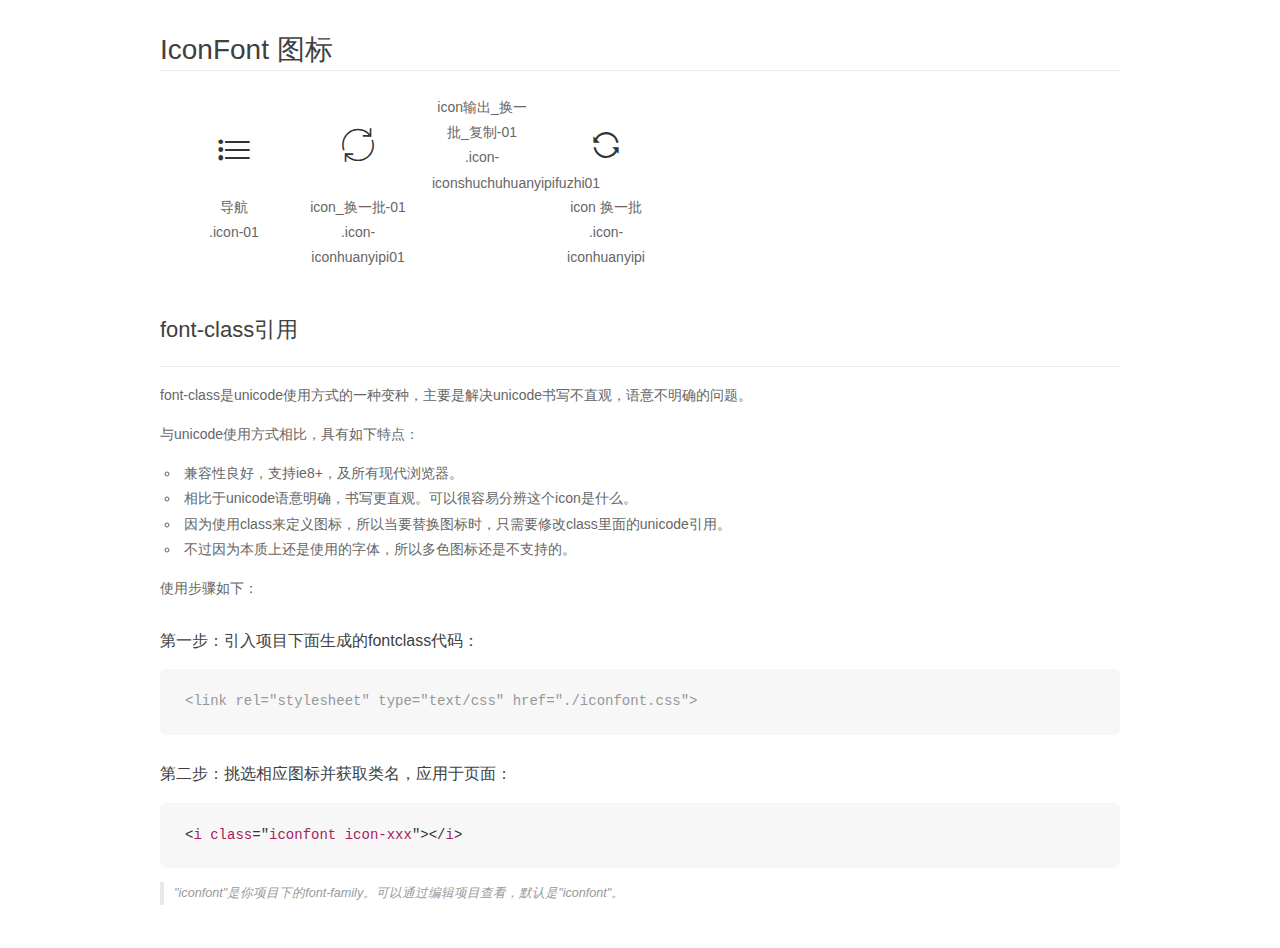
<file: iconfont/font_3/demo_fontclass.html>
<!DOCTYPE html>
<html>
<head>
    <meta charset="utf-8"/>
    <title>IconFont</title>
    <link rel="stylesheet" href="demo.css">
    <link rel="stylesheet" href="iconfont.css">
</head>
<body>
    <div class="main markdown">
        <h1>IconFont 图标</h1>
        <ul class="icon_lists clear">
            
                <li>
                <i class="icon iconfont icon-01"></i>
                    <div class="name">导航</div>
                    <div class="fontclass">.icon-01</div>
                </li>
            
                <li>
                <i class="icon iconfont icon-iconhuanyipi01"></i>
                    <div class="name">icon_换一批-01</div>
                    <div class="fontclass">.icon-iconhuanyipi01</div>
                </li>
            
                <li>
                <i class="icon iconfont icon-iconshuchuhuanyipifuzhi01"></i>
                    <div class="name">icon输出_换一批_复制-01</div>
                    <div class="fontclass">.icon-iconshuchuhuanyipifuzhi01</div>
                </li>
            
                <li>
                <i class="icon iconfont icon-iconhuanyipi"></i>
                    <div class="name">icon 换一批</div>
                    <div class="fontclass">.icon-iconhuanyipi</div>
                </li>
            
        </ul>

        <h2 id="font-class-">font-class引用</h2>
        <hr>

        <p>font-class是unicode使用方式的一种变种，主要是解决unicode书写不直观，语意不明确的问题。</p>
        <p>与unicode使用方式相比，具有如下特点：</p>
        <ul>
        <li>兼容性良好，支持ie8+，及所有现代浏览器。</li>
        <li>相比于unicode语意明确，书写更直观。可以很容易分辨这个icon是什么。</li>
        <li>因为使用class来定义图标，所以当要替换图标时，只需要修改class里面的unicode引用。</li>
        <li>不过因为本质上还是使用的字体，所以多色图标还是不支持的。</li>
        </ul>
        <p>使用步骤如下：</p>
        <h3 id="-fontclass-">第一步：引入项目下面生成的fontclass代码：</h3>


        <pre><code class="lang-js hljs javascript"><span class="hljs-comment">&lt;link rel="stylesheet" type="text/css" href="./iconfont.css"&gt;</span></code></pre>
        <h3 id="-">第二步：挑选相应图标并获取类名，应用于页面：</h3>
        <pre><code class="lang-css hljs">&lt;<span class="hljs-selector-tag">i</span> <span class="hljs-selector-tag">class</span>="<span class="hljs-selector-tag">iconfont</span> <span class="hljs-selector-tag">icon-xxx</span>"&gt;&lt;/<span class="hljs-selector-tag">i</span>&gt;</code></pre>
        <blockquote>
        <p>"iconfont"是你项目下的font-family。可以通过编辑项目查看，默认是"iconfont"。</p>
        </blockquote>
    </div>
</body>
</html>
</file>
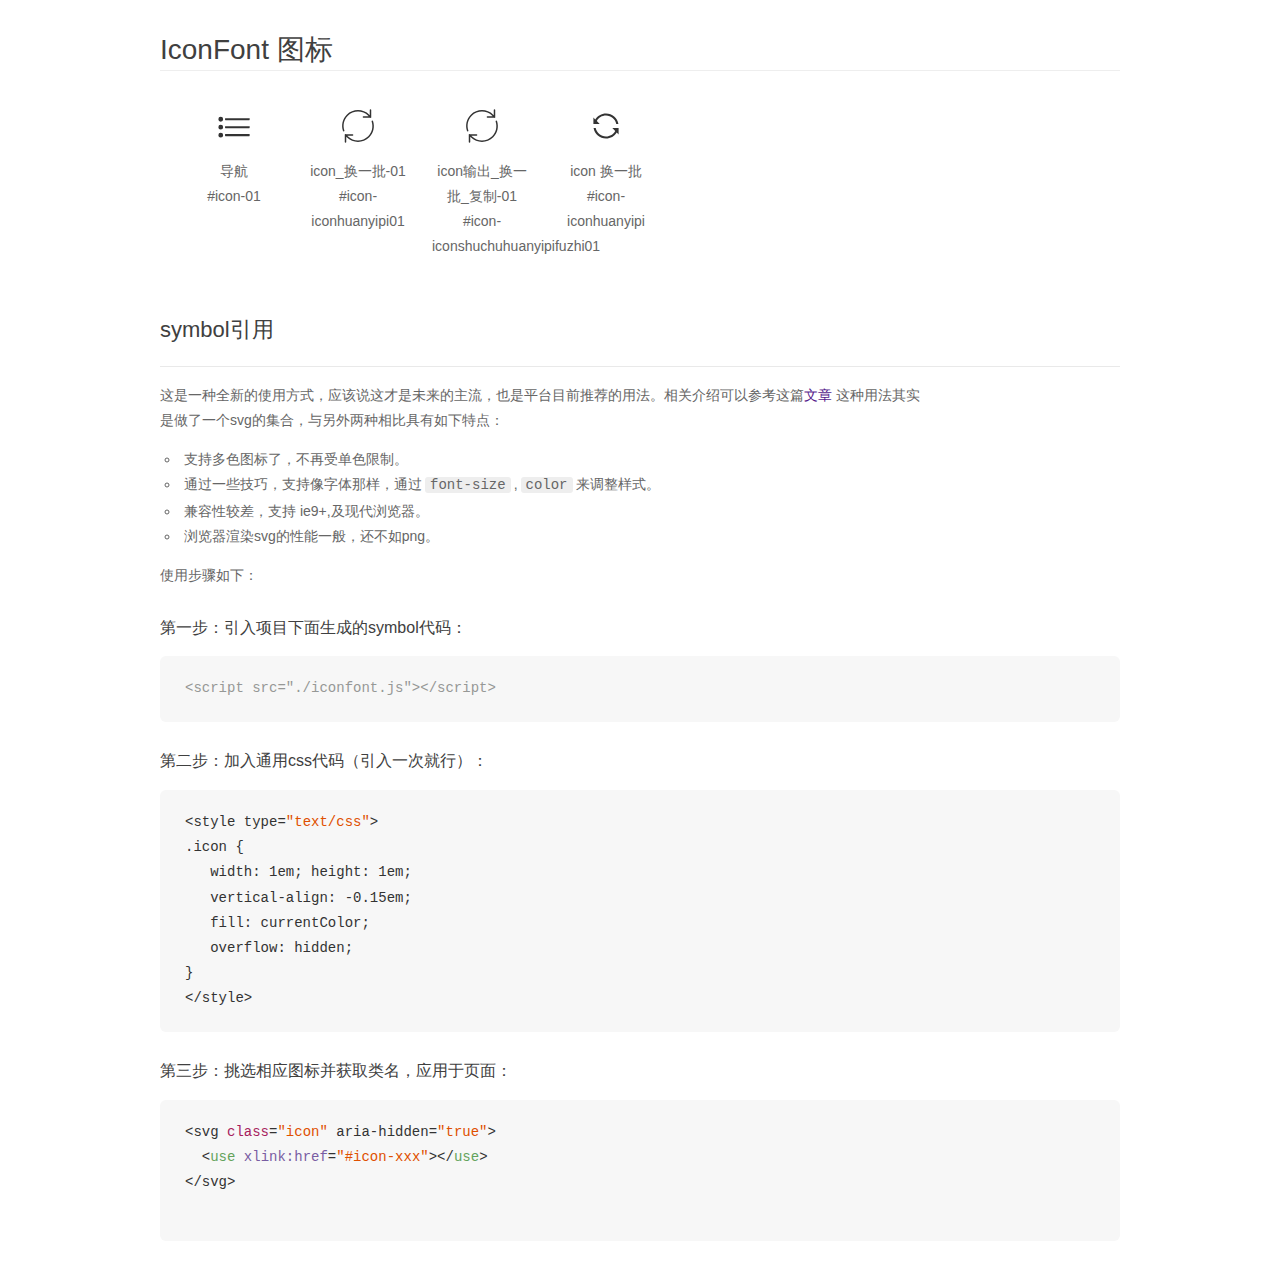
<file: iconfont/font_3/demo_symbol.html>
<!DOCTYPE html>
<html>
<head>
    <meta charset="utf-8"/>
    <title>IconFont</title>
    <link rel="stylesheet" href="demo.css">
    <script src="iconfont.js"></script>

    <style type="text/css">
        .icon {
          /* 通过设置 font-size 来改变图标大小 */
          width: 1em; height: 1em;
          /* 图标和文字相邻时，垂直对齐 */
          vertical-align: -0.15em;
          /* 通过设置 color 来改变 SVG 的颜色/fill */
          fill: currentColor;
          /* path 和 stroke 溢出 viewBox 部分在 IE 下会显示
             normalize.css 中也包含这行 */
          overflow: hidden;
        }

    </style>
</head>
<body>
    <div class="main markdown">
        <h1>IconFont 图标</h1>
        <ul class="icon_lists clear">
            
                <li>
                    <svg class="icon" aria-hidden="true">
                        <use xlink:href="#icon-01"></use>
                    </svg>
                    <div class="name">导航</div>
                    <div class="fontclass">#icon-01</div>
                </li>
            
                <li>
                    <svg class="icon" aria-hidden="true">
                        <use xlink:href="#icon-iconhuanyipi01"></use>
                    </svg>
                    <div class="name">icon_换一批-01</div>
                    <div class="fontclass">#icon-iconhuanyipi01</div>
                </li>
            
                <li>
                    <svg class="icon" aria-hidden="true">
                        <use xlink:href="#icon-iconshuchuhuanyipifuzhi01"></use>
                    </svg>
                    <div class="name">icon输出_换一批_复制-01</div>
                    <div class="fontclass">#icon-iconshuchuhuanyipifuzhi01</div>
                </li>
            
                <li>
                    <svg class="icon" aria-hidden="true">
                        <use xlink:href="#icon-iconhuanyipi"></use>
                    </svg>
                    <div class="name">icon 换一批</div>
                    <div class="fontclass">#icon-iconhuanyipi</div>
                </li>
            
        </ul>


        <h2 id="symbol-">symbol引用</h2>
        <hr>

        <p>这是一种全新的使用方式，应该说这才是未来的主流，也是平台目前推荐的用法。相关介绍可以参考这篇<a href="">文章</a>
        这种用法其实是做了一个svg的集合，与另外两种相比具有如下特点：</p>
        <ul>
          <li>支持多色图标了，不再受单色限制。</li>
          <li>通过一些技巧，支持像字体那样，通过<code>font-size</code>,<code>color</code>来调整样式。</li>
          <li>兼容性较差，支持 ie9+,及现代浏览器。</li>
          <li>浏览器渲染svg的性能一般，还不如png。</li>
        </ul>
        <p>使用步骤如下：</p>
        <h3 id="-symbol-">第一步：引入项目下面生成的symbol代码：</h3>
        <pre><code class="lang-js hljs javascript"><span class="hljs-comment">&lt;script src="./iconfont.js"&gt;&lt;/script&gt;</span></code></pre>
        <h3 id="-css-">第二步：加入通用css代码（引入一次就行）：</h3>
        <pre><code class="lang-js hljs javascript">&lt;style type=<span class="hljs-string">"text/css"</span>&gt;
.icon {
   width: <span class="hljs-number">1</span>em; height: <span class="hljs-number">1</span>em;
   vertical-align: <span class="hljs-number">-0.15</span>em;
   fill: currentColor;
   overflow: hidden;
}
&lt;<span class="hljs-regexp">/style&gt;</span></code></pre>
        <h3 id="-">第三步：挑选相应图标并获取类名，应用于页面：</h3>
        <pre><code class="lang-js hljs javascript">&lt;svg <span class="hljs-class"><span class="hljs-keyword">class</span></span>=<span class="hljs-string">"icon"</span> aria-hidden=<span class="hljs-string">"true"</span>&gt;<span class="xml"><span class="hljs-tag">
  &lt;<span class="hljs-name">use</span> <span class="hljs-attr">xlink:href</span>=<span class="hljs-string">"#icon-xxx"</span>&gt;</span><span class="hljs-tag">&lt;/<span class="hljs-name">use</span>&gt;</span>
</span>&lt;<span class="hljs-regexp">/svg&gt;
        </span></code></pre>
    </div>
</body>
</html>
</file>
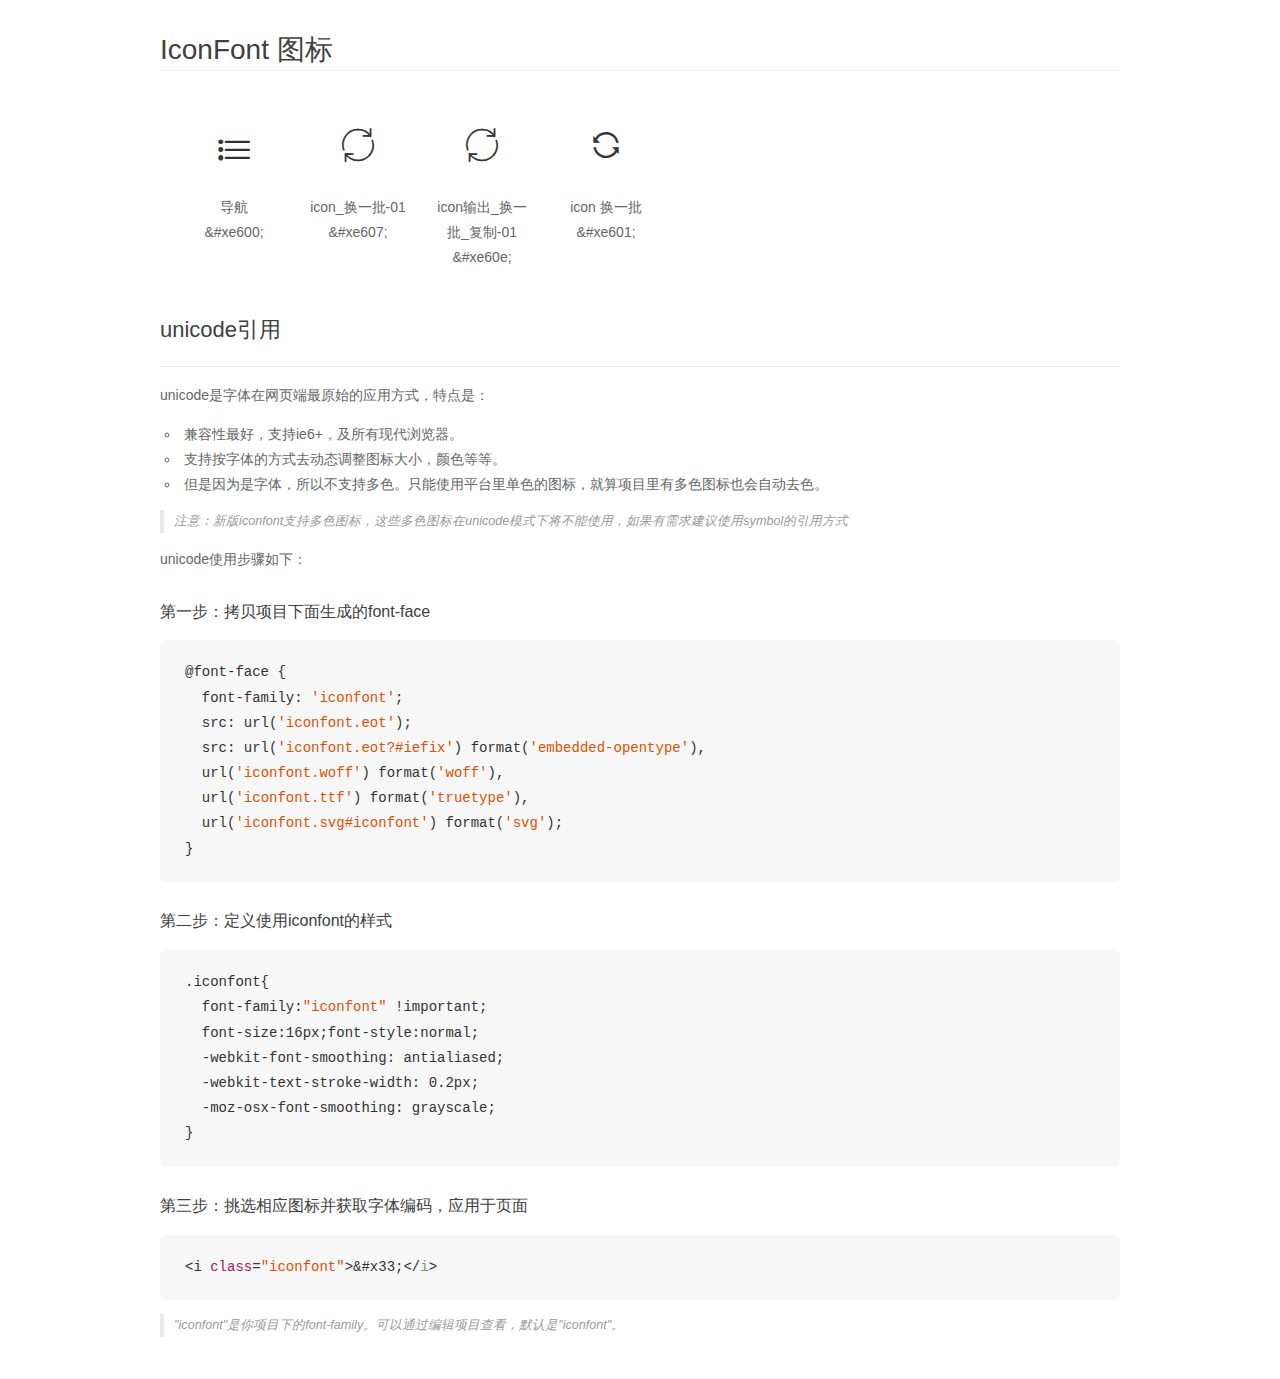
<file: iconfont/font_3/demo_unicode.html>
<!DOCTYPE html>
<html>
<head>
    <meta charset="utf-8"/>
    <title>IconFont</title>
    <link rel="stylesheet" href="demo.css">

    <style type="text/css">

        @font-face {font-family: "iconfont";
          src: url('iconfont.eot'); /* IE9*/
          src: url('iconfont.eot#iefix') format('embedded-opentype'), /* IE6-IE8 */
          url('iconfont.woff') format('woff'), /* chrome, firefox */
          url('iconfont.ttf') format('truetype'), /* chrome, firefox, opera, Safari, Android, iOS 4.2+*/
          url('iconfont.svg#iconfont') format('svg'); /* iOS 4.1- */
        }

        .iconfont {
          font-family:"iconfont" !important;
          font-size:16px;
          font-style:normal;
          -webkit-font-smoothing: antialiased;
          -webkit-text-stroke-width: 0.2px;
          -moz-osx-font-smoothing: grayscale;
        }

    </style>
</head>
<body>
    <div class="main markdown">
        <h1>IconFont 图标</h1>
        <ul class="icon_lists clear">
            
                <li>
                <i class="icon iconfont">&#xe600;</i>
                    <div class="name">导航</div>
                    <div class="code">&amp;#xe600;</div>
                </li>
            
                <li>
                <i class="icon iconfont">&#xe607;</i>
                    <div class="name">icon_换一批-01</div>
                    <div class="code">&amp;#xe607;</div>
                </li>
            
                <li>
                <i class="icon iconfont">&#xe60e;</i>
                    <div class="name">icon输出_换一批_复制-01</div>
                    <div class="code">&amp;#xe60e;</div>
                </li>
            
                <li>
                <i class="icon iconfont">&#xe601;</i>
                    <div class="name">icon 换一批</div>
                    <div class="code">&amp;#xe601;</div>
                </li>
            
        </ul>
        <h2 id="unicode-">unicode引用</h2>
        <hr>

        <p>unicode是字体在网页端最原始的应用方式，特点是：</p>
        <ul>
        <li>兼容性最好，支持ie6+，及所有现代浏览器。</li>
        <li>支持按字体的方式去动态调整图标大小，颜色等等。</li>
        <li>但是因为是字体，所以不支持多色。只能使用平台里单色的图标，就算项目里有多色图标也会自动去色。</li>
        </ul>
        <blockquote>
        <p>注意：新版iconfont支持多色图标，这些多色图标在unicode模式下将不能使用，如果有需求建议使用symbol的引用方式</p>
        </blockquote>
        <p>unicode使用步骤如下：</p>
        <h3 id="-font-face">第一步：拷贝项目下面生成的font-face</h3>
        <pre><code class="lang-js hljs javascript">@font-face {
  font-family: <span class="hljs-string">'iconfont'</span>;
  src: url(<span class="hljs-string">'iconfont.eot'</span>);
  src: url(<span class="hljs-string">'iconfont.eot?#iefix'</span>) format(<span class="hljs-string">'embedded-opentype'</span>),
  url(<span class="hljs-string">'iconfont.woff'</span>) format(<span class="hljs-string">'woff'</span>),
  url(<span class="hljs-string">'iconfont.ttf'</span>) format(<span class="hljs-string">'truetype'</span>),
  url(<span class="hljs-string">'iconfont.svg#iconfont'</span>) format(<span class="hljs-string">'svg'</span>);
}
</code></pre>
        <h3 id="-iconfont-">第二步：定义使用iconfont的样式</h3>
        <pre><code class="lang-js hljs javascript">.iconfont{
  font-family:<span class="hljs-string">"iconfont"</span> !important;
  font-size:<span class="hljs-number">16</span>px;font-style:normal;
  -webkit-font-smoothing: antialiased;
  -webkit-text-stroke-width: <span class="hljs-number">0.2</span>px;
  -moz-osx-font-smoothing: grayscale;
}
</code></pre>
        <h3 id="-">第三步：挑选相应图标并获取字体编码，应用于页面</h3>
        <pre><code class="lang-js hljs javascript">&lt;i <span class="hljs-class"><span class="hljs-keyword">class</span></span>=<span class="hljs-string">"iconfont"</span>&gt;&amp;#x33;<span class="xml"><span class="hljs-tag">&lt;/<span class="hljs-name">i</span>&gt;</span></span></code></pre>

        <blockquote>
        <p>"iconfont"是你项目下的font-family。可以通过编辑项目查看，默认是"iconfont"。</p>
        </blockquote>
    </div>


</body>
</html>
</file>
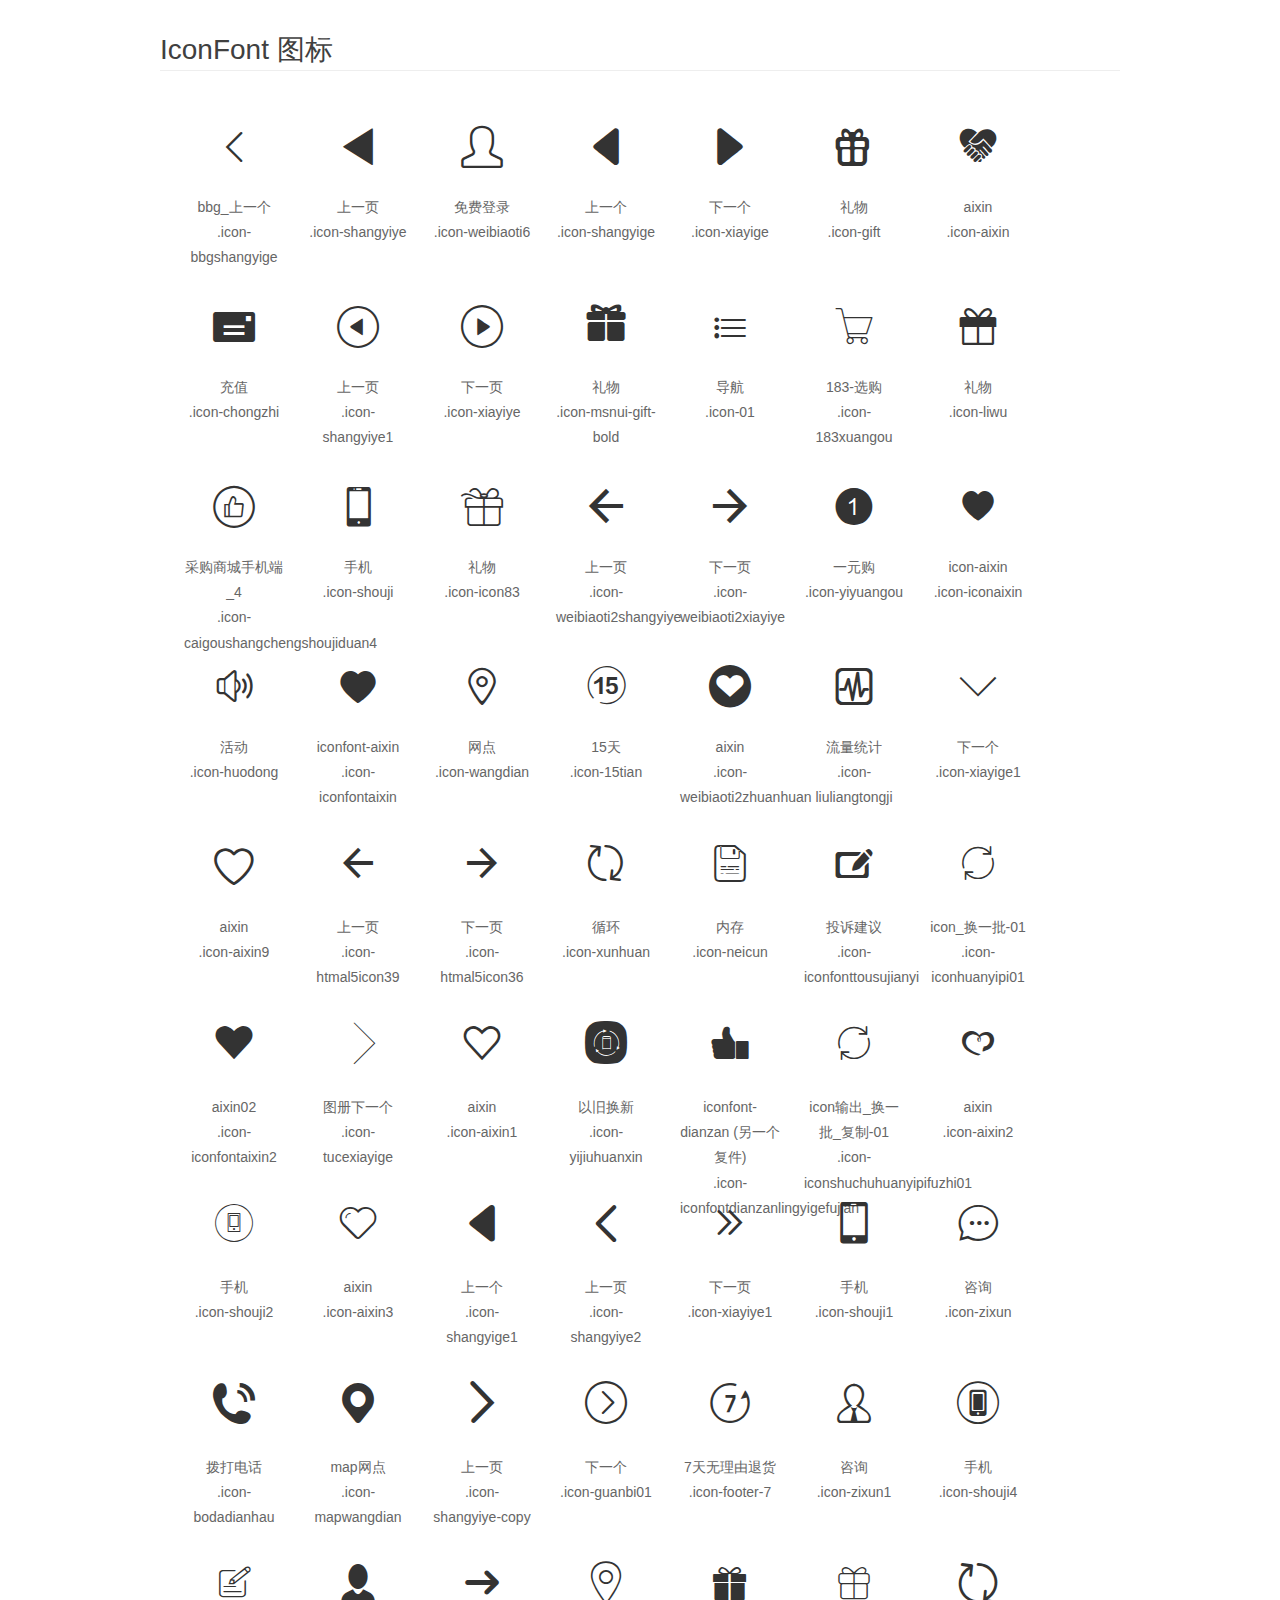
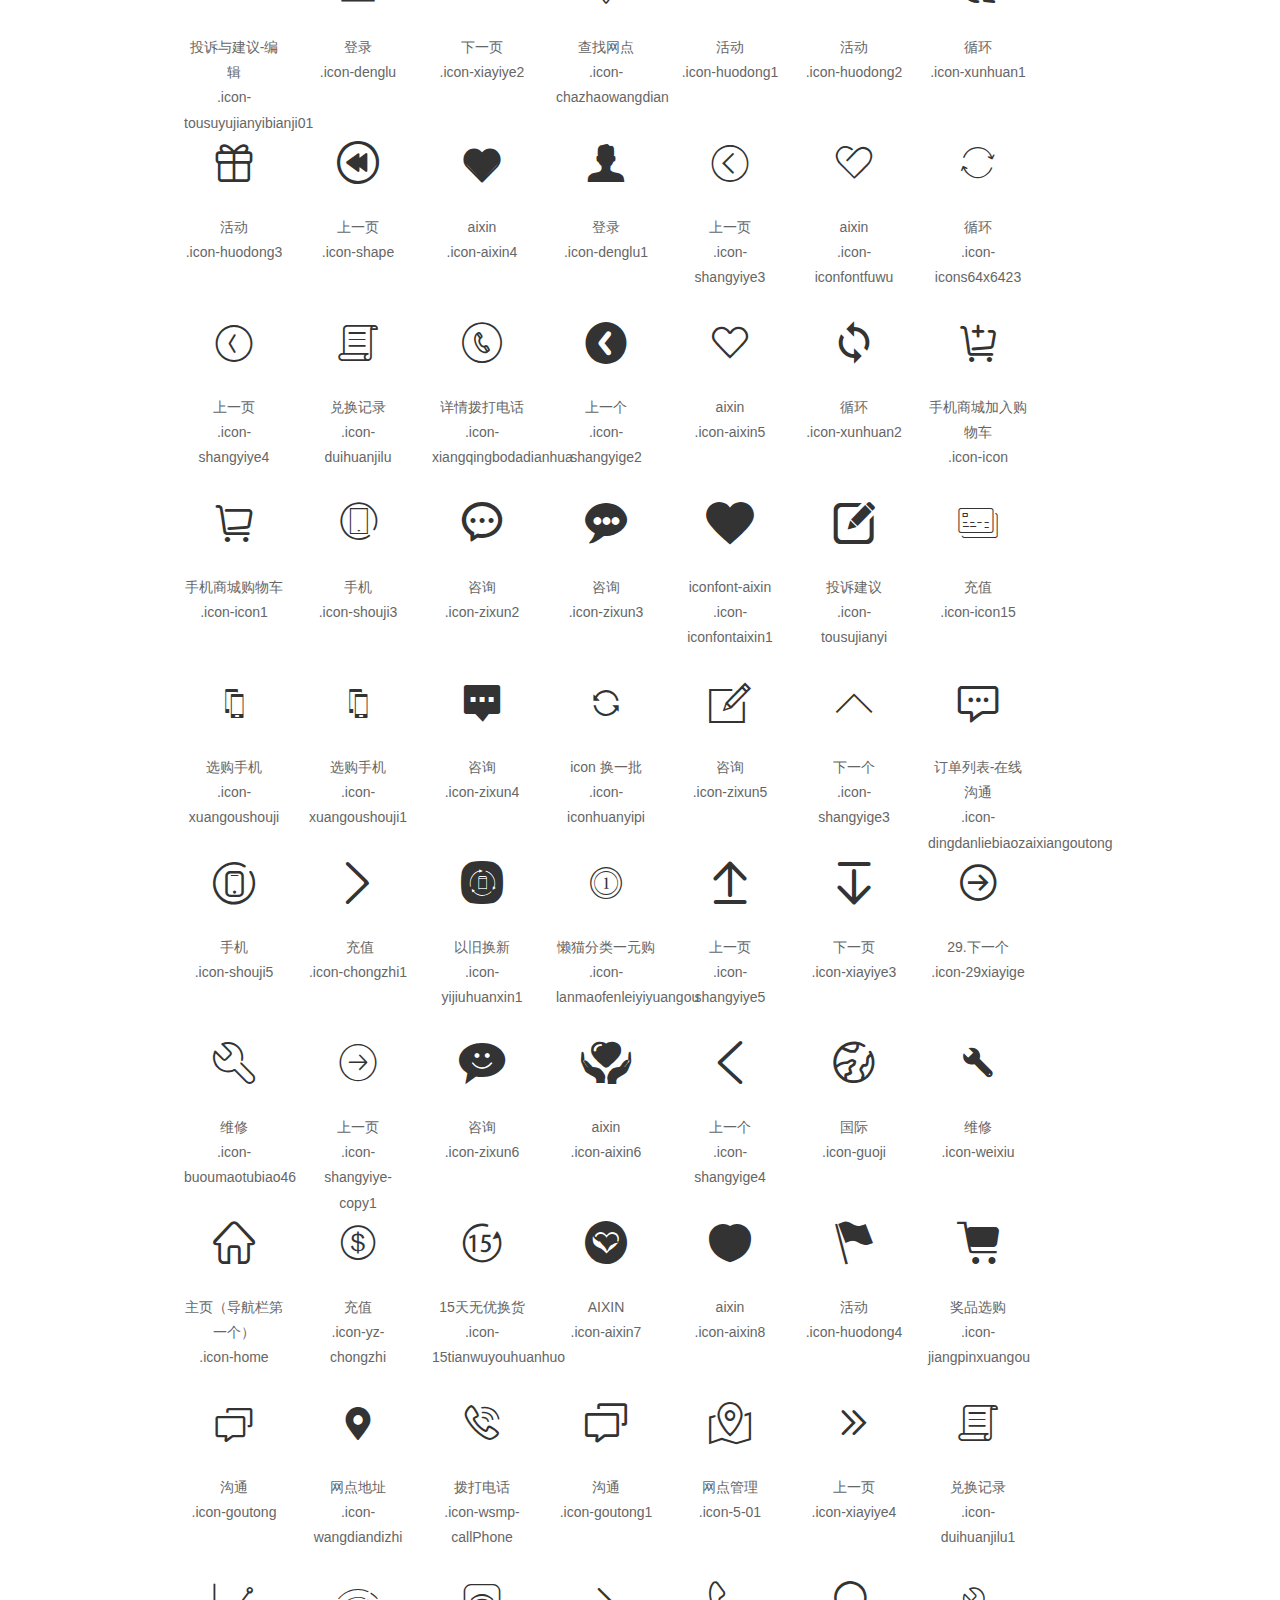
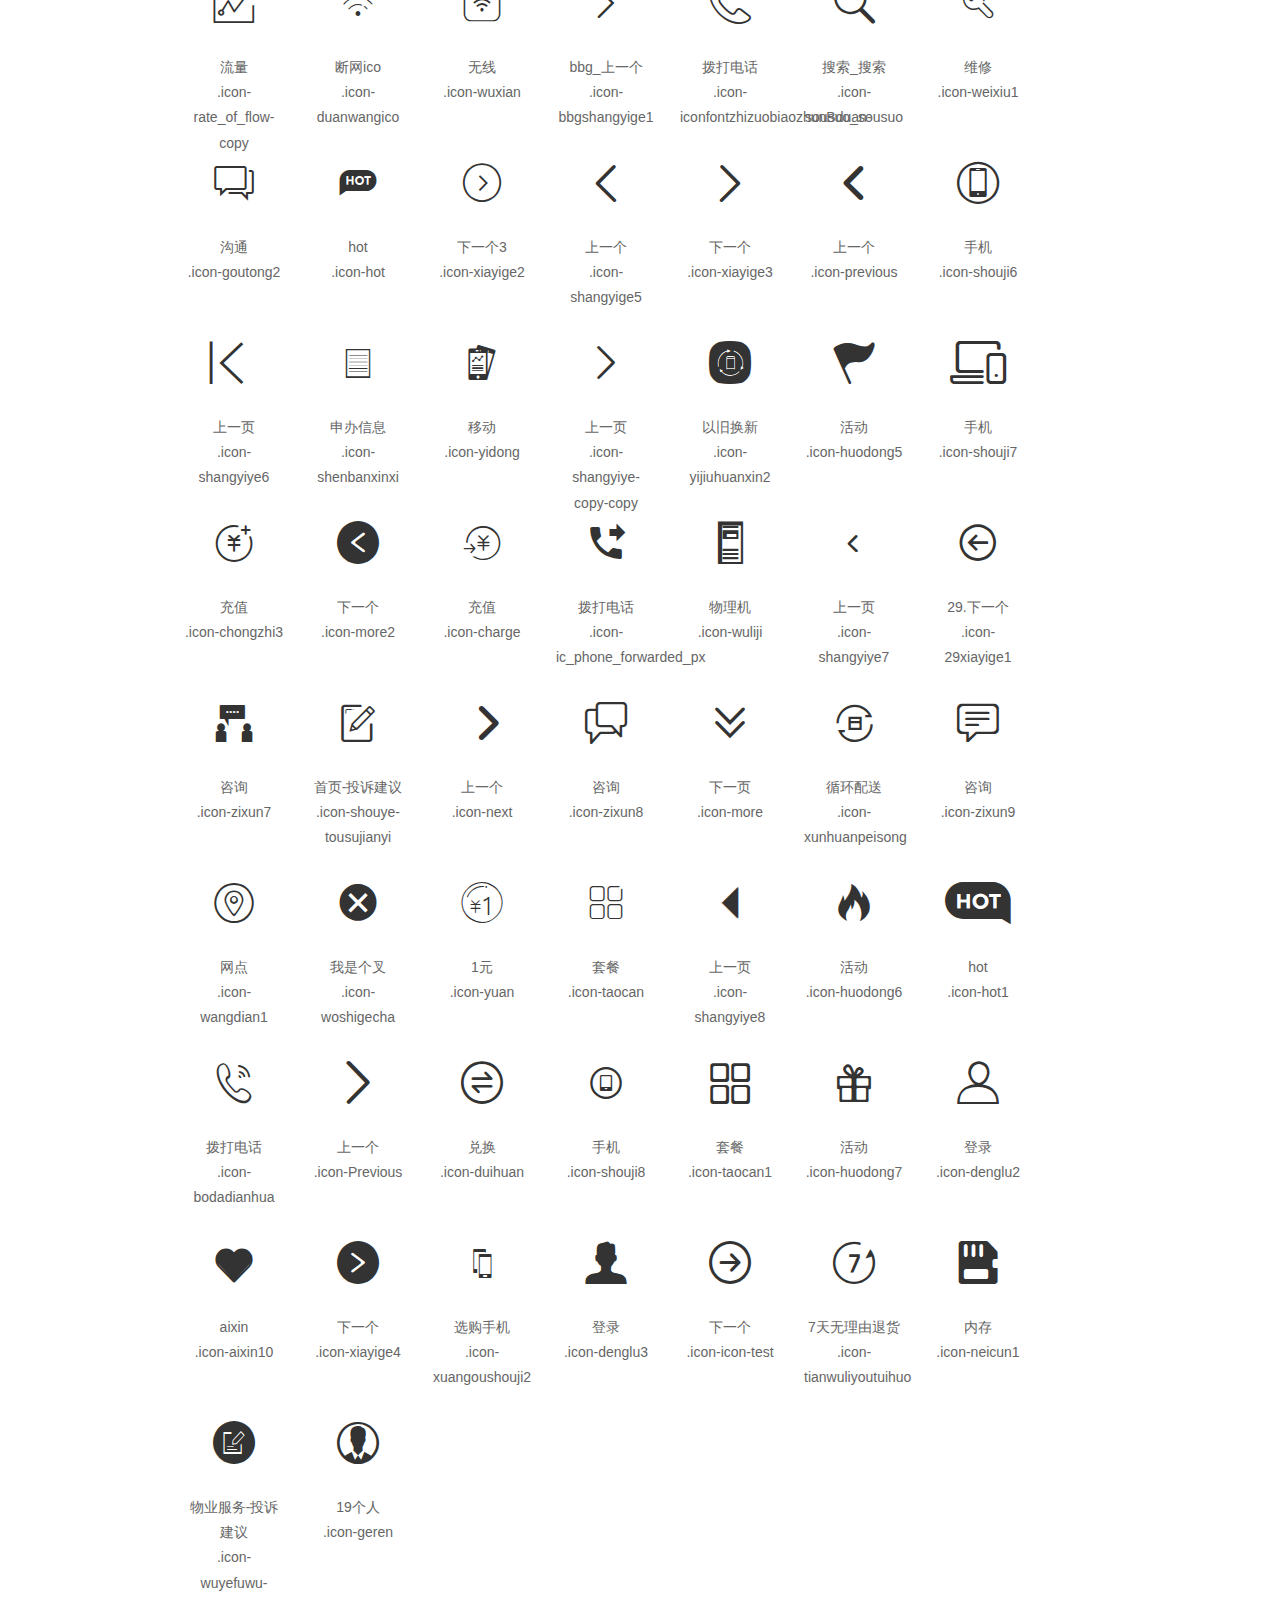
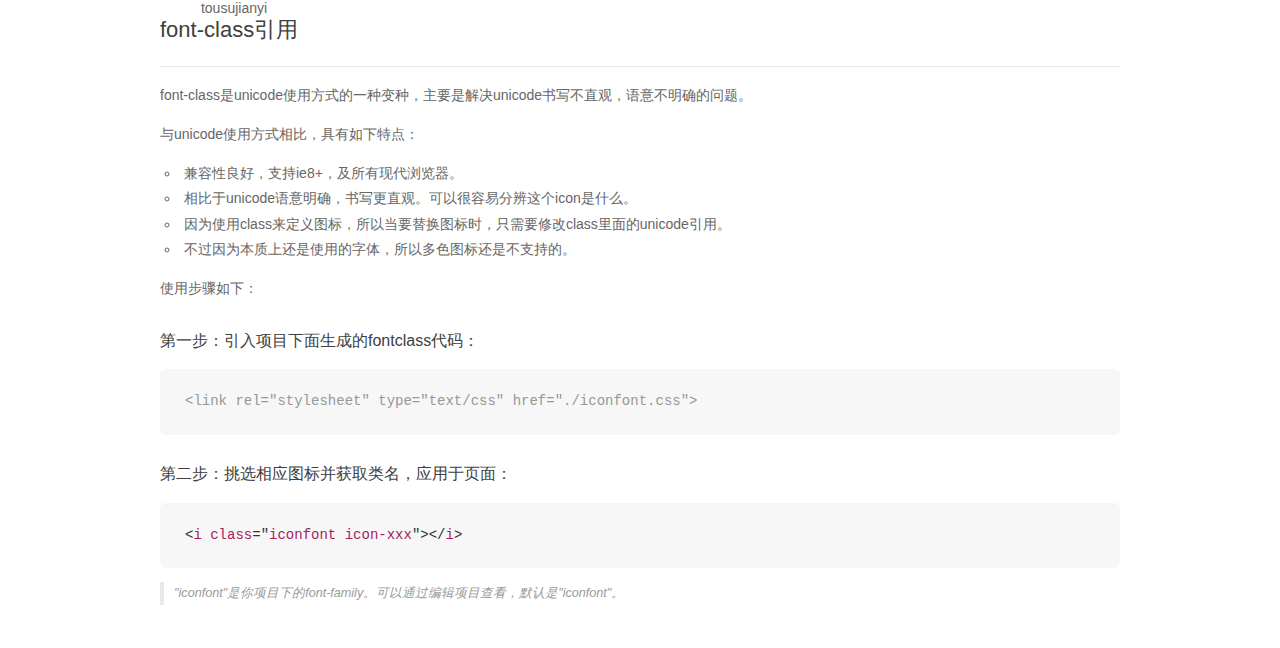
<file: iconfont/iconfont1/demo_fontclass.html>
<!DOCTYPE html>
<html>
<head>
    <meta charset="utf-8"/>
    <title>IconFont</title>
    <link rel="stylesheet" href="demo.css">
    <link rel="stylesheet" href="iconfont.css">
</head>
<body>
    <div class="main markdown">
        <h1>IconFont 图标</h1>
        <ul class="icon_lists clear">
            
                <li>
                <i class="icon iconfont icon-bbgshangyige"></i>
                    <div class="name">bbg_上一个</div>
                    <div class="fontclass">.icon-bbgshangyige</div>
                </li>
            
                <li>
                <i class="icon iconfont icon-shangyiye"></i>
                    <div class="name">上一页</div>
                    <div class="fontclass">.icon-shangyiye</div>
                </li>
            
                <li>
                <i class="icon iconfont icon-weibiaoti6"></i>
                    <div class="name">免费登录</div>
                    <div class="fontclass">.icon-weibiaoti6</div>
                </li>
            
                <li>
                <i class="icon iconfont icon-shangyige"></i>
                    <div class="name">上一个</div>
                    <div class="fontclass">.icon-shangyige</div>
                </li>
            
                <li>
                <i class="icon iconfont icon-xiayige"></i>
                    <div class="name">下一个</div>
                    <div class="fontclass">.icon-xiayige</div>
                </li>
            
                <li>
                <i class="icon iconfont icon-gift"></i>
                    <div class="name">礼物</div>
                    <div class="fontclass">.icon-gift</div>
                </li>
            
                <li>
                <i class="icon iconfont icon-aixin"></i>
                    <div class="name">aixin</div>
                    <div class="fontclass">.icon-aixin</div>
                </li>
            
                <li>
                <i class="icon iconfont icon-chongzhi"></i>
                    <div class="name">充值</div>
                    <div class="fontclass">.icon-chongzhi</div>
                </li>
            
                <li>
                <i class="icon iconfont icon-shangyiye1"></i>
                    <div class="name">上一页</div>
                    <div class="fontclass">.icon-shangyiye1</div>
                </li>
            
                <li>
                <i class="icon iconfont icon-xiayiye"></i>
                    <div class="name">下一页</div>
                    <div class="fontclass">.icon-xiayiye</div>
                </li>
            
                <li>
                <i class="icon iconfont icon-msnui-gift-bold"></i>
                    <div class="name">礼物</div>
                    <div class="fontclass">.icon-msnui-gift-bold</div>
                </li>
            
                <li>
                <i class="icon iconfont icon-01"></i>
                    <div class="name">导航</div>
                    <div class="fontclass">.icon-01</div>
                </li>
            
                <li>
                <i class="icon iconfont icon-183xuangou"></i>
                    <div class="name">183-选购</div>
                    <div class="fontclass">.icon-183xuangou</div>
                </li>
            
                <li>
                <i class="icon iconfont icon-liwu"></i>
                    <div class="name">礼物</div>
                    <div class="fontclass">.icon-liwu</div>
                </li>
            
                <li>
                <i class="icon iconfont icon-caigoushangchengshoujiduan4"></i>
                    <div class="name">采购商城手机端_4</div>
                    <div class="fontclass">.icon-caigoushangchengshoujiduan4</div>
                </li>
            
                <li>
                <i class="icon iconfont icon-shouji"></i>
                    <div class="name">手机</div>
                    <div class="fontclass">.icon-shouji</div>
                </li>
            
                <li>
                <i class="icon iconfont icon-icon83"></i>
                    <div class="name">礼物</div>
                    <div class="fontclass">.icon-icon83</div>
                </li>
            
                <li>
                <i class="icon iconfont icon-weibiaoti2shangyiye"></i>
                    <div class="name">上一页</div>
                    <div class="fontclass">.icon-weibiaoti2shangyiye</div>
                </li>
            
                <li>
                <i class="icon iconfont icon-weibiaoti2xiayiye"></i>
                    <div class="name">下一页</div>
                    <div class="fontclass">.icon-weibiaoti2xiayiye</div>
                </li>
            
                <li>
                <i class="icon iconfont icon-yiyuangou"></i>
                    <div class="name">一元购</div>
                    <div class="fontclass">.icon-yiyuangou</div>
                </li>
            
                <li>
                <i class="icon iconfont icon-iconaixin"></i>
                    <div class="name">icon-aixin</div>
                    <div class="fontclass">.icon-iconaixin</div>
                </li>
            
                <li>
                <i class="icon iconfont icon-huodong"></i>
                    <div class="name">活动</div>
                    <div class="fontclass">.icon-huodong</div>
                </li>
            
                <li>
                <i class="icon iconfont icon-iconfontaixin"></i>
                    <div class="name">iconfont-aixin</div>
                    <div class="fontclass">.icon-iconfontaixin</div>
                </li>
            
                <li>
                <i class="icon iconfont icon-wangdian"></i>
                    <div class="name">网点</div>
                    <div class="fontclass">.icon-wangdian</div>
                </li>
            
                <li>
                <i class="icon iconfont icon-15tian"></i>
                    <div class="name">15天</div>
                    <div class="fontclass">.icon-15tian</div>
                </li>
            
                <li>
                <i class="icon iconfont icon-weibiaoti2zhuanhuan"></i>
                    <div class="name">aixin</div>
                    <div class="fontclass">.icon-weibiaoti2zhuanhuan</div>
                </li>
            
                <li>
                <i class="icon iconfont icon-liuliangtongji"></i>
                    <div class="name">流量统计</div>
                    <div class="fontclass">.icon-liuliangtongji</div>
                </li>
            
                <li>
                <i class="icon iconfont icon-xiayige1"></i>
                    <div class="name">下一个</div>
                    <div class="fontclass">.icon-xiayige1</div>
                </li>
            
                <li>
                <i class="icon iconfont icon-aixin9"></i>
                    <div class="name">aixin</div>
                    <div class="fontclass">.icon-aixin9</div>
                </li>
            
                <li>
                <i class="icon iconfont icon-htmal5icon39"></i>
                    <div class="name">上一页</div>
                    <div class="fontclass">.icon-htmal5icon39</div>
                </li>
            
                <li>
                <i class="icon iconfont icon-htmal5icon36"></i>
                    <div class="name">下一页</div>
                    <div class="fontclass">.icon-htmal5icon36</div>
                </li>
            
                <li>
                <i class="icon iconfont icon-xunhuan"></i>
                    <div class="name">循环</div>
                    <div class="fontclass">.icon-xunhuan</div>
                </li>
            
                <li>
                <i class="icon iconfont icon-neicun"></i>
                    <div class="name">内存</div>
                    <div class="fontclass">.icon-neicun</div>
                </li>
            
                <li>
                <i class="icon iconfont icon-iconfonttousujianyi"></i>
                    <div class="name">投诉建议</div>
                    <div class="fontclass">.icon-iconfonttousujianyi</div>
                </li>
            
                <li>
                <i class="icon iconfont icon-iconhuanyipi01"></i>
                    <div class="name">icon_换一批-01</div>
                    <div class="fontclass">.icon-iconhuanyipi01</div>
                </li>
            
                <li>
                <i class="icon iconfont icon-iconfontaixin2"></i>
                    <div class="name">aixin02</div>
                    <div class="fontclass">.icon-iconfontaixin2</div>
                </li>
            
                <li>
                <i class="icon iconfont icon-tucexiayige"></i>
                    <div class="name">图册下一个</div>
                    <div class="fontclass">.icon-tucexiayige</div>
                </li>
            
                <li>
                <i class="icon iconfont icon-aixin1"></i>
                    <div class="name">aixin</div>
                    <div class="fontclass">.icon-aixin1</div>
                </li>
            
                <li>
                <i class="icon iconfont icon-yijiuhuanxin"></i>
                    <div class="name">以旧换新</div>
                    <div class="fontclass">.icon-yijiuhuanxin</div>
                </li>
            
                <li>
                <i class="icon iconfont icon-iconfontdianzanlingyigefujian"></i>
                    <div class="name">iconfont-dianzan (另一个复件)</div>
                    <div class="fontclass">.icon-iconfontdianzanlingyigefujian</div>
                </li>
            
                <li>
                <i class="icon iconfont icon-iconshuchuhuanyipifuzhi01"></i>
                    <div class="name">icon输出_换一批_复制-01</div>
                    <div class="fontclass">.icon-iconshuchuhuanyipifuzhi01</div>
                </li>
            
                <li>
                <i class="icon iconfont icon-aixin2"></i>
                    <div class="name">aixin</div>
                    <div class="fontclass">.icon-aixin2</div>
                </li>
            
                <li>
                <i class="icon iconfont icon-shouji2"></i>
                    <div class="name">手机</div>
                    <div class="fontclass">.icon-shouji2</div>
                </li>
            
                <li>
                <i class="icon iconfont icon-aixin3"></i>
                    <div class="name">aixin</div>
                    <div class="fontclass">.icon-aixin3</div>
                </li>
            
                <li>
                <i class="icon iconfont icon-shangyige1"></i>
                    <div class="name">上一个</div>
                    <div class="fontclass">.icon-shangyige1</div>
                </li>
            
                <li>
                <i class="icon iconfont icon-shangyiye2"></i>
                    <div class="name">上一页</div>
                    <div class="fontclass">.icon-shangyiye2</div>
                </li>
            
                <li>
                <i class="icon iconfont icon-xiayiye1"></i>
                    <div class="name">下一页</div>
                    <div class="fontclass">.icon-xiayiye1</div>
                </li>
            
                <li>
                <i class="icon iconfont icon-shouji1"></i>
                    <div class="name">手机</div>
                    <div class="fontclass">.icon-shouji1</div>
                </li>
            
                <li>
                <i class="icon iconfont icon-zixun"></i>
                    <div class="name">咨询</div>
                    <div class="fontclass">.icon-zixun</div>
                </li>
            
                <li>
                <i class="icon iconfont icon-bodadianhau"></i>
                    <div class="name">拨打电话</div>
                    <div class="fontclass">.icon-bodadianhau</div>
                </li>
            
                <li>
                <i class="icon iconfont icon-mapwangdian"></i>
                    <div class="name">map网点</div>
                    <div class="fontclass">.icon-mapwangdian</div>
                </li>
            
                <li>
                <i class="icon iconfont icon-shangyiye-copy"></i>
                    <div class="name">上一页</div>
                    <div class="fontclass">.icon-shangyiye-copy</div>
                </li>
            
                <li>
                <i class="icon iconfont icon-guanbi01"></i>
                    <div class="name">下一个</div>
                    <div class="fontclass">.icon-guanbi01</div>
                </li>
            
                <li>
                <i class="icon iconfont icon-footer-7"></i>
                    <div class="name">7天无理由退货</div>
                    <div class="fontclass">.icon-footer-7</div>
                </li>
            
                <li>
                <i class="icon iconfont icon-zixun1"></i>
                    <div class="name">咨询</div>
                    <div class="fontclass">.icon-zixun1</div>
                </li>
            
                <li>
                <i class="icon iconfont icon-shouji4"></i>
                    <div class="name">手机</div>
                    <div class="fontclass">.icon-shouji4</div>
                </li>
            
                <li>
                <i class="icon iconfont icon-tousuyujianyibianji01"></i>
                    <div class="name">投诉与建议-编辑</div>
                    <div class="fontclass">.icon-tousuyujianyibianji01</div>
                </li>
            
                <li>
                <i class="icon iconfont icon-denglu"></i>
                    <div class="name">登录</div>
                    <div class="fontclass">.icon-denglu</div>
                </li>
            
                <li>
                <i class="icon iconfont icon-xiayiye2"></i>
                    <div class="name">下一页</div>
                    <div class="fontclass">.icon-xiayiye2</div>
                </li>
            
                <li>
                <i class="icon iconfont icon-chazhaowangdian"></i>
                    <div class="name">查找网点</div>
                    <div class="fontclass">.icon-chazhaowangdian</div>
                </li>
            
                <li>
                <i class="icon iconfont icon-huodong1"></i>
                    <div class="name">活动</div>
                    <div class="fontclass">.icon-huodong1</div>
                </li>
            
                <li>
                <i class="icon iconfont icon-huodong2"></i>
                    <div class="name">活动</div>
                    <div class="fontclass">.icon-huodong2</div>
                </li>
            
                <li>
                <i class="icon iconfont icon-xunhuan1"></i>
                    <div class="name">循环</div>
                    <div class="fontclass">.icon-xunhuan1</div>
                </li>
            
                <li>
                <i class="icon iconfont icon-huodong3"></i>
                    <div class="name">活动</div>
                    <div class="fontclass">.icon-huodong3</div>
                </li>
            
                <li>
                <i class="icon iconfont icon-shape"></i>
                    <div class="name">上一页</div>
                    <div class="fontclass">.icon-shape</div>
                </li>
            
                <li>
                <i class="icon iconfont icon-aixin4"></i>
                    <div class="name">aixin</div>
                    <div class="fontclass">.icon-aixin4</div>
                </li>
            
                <li>
                <i class="icon iconfont icon-denglu1"></i>
                    <div class="name">登录</div>
                    <div class="fontclass">.icon-denglu1</div>
                </li>
            
                <li>
                <i class="icon iconfont icon-shangyiye3"></i>
                    <div class="name">上一页</div>
                    <div class="fontclass">.icon-shangyiye3</div>
                </li>
            
                <li>
                <i class="icon iconfont icon-iconfontfuwu"></i>
                    <div class="name">aixin</div>
                    <div class="fontclass">.icon-iconfontfuwu</div>
                </li>
            
                <li>
                <i class="icon iconfont icon-icons64x6423"></i>
                    <div class="name">循环</div>
                    <div class="fontclass">.icon-icons64x6423</div>
                </li>
            
                <li>
                <i class="icon iconfont icon-shangyiye4"></i>
                    <div class="name">上一页</div>
                    <div class="fontclass">.icon-shangyiye4</div>
                </li>
            
                <li>
                <i class="icon iconfont icon-duihuanjilu"></i>
                    <div class="name">兑换记录</div>
                    <div class="fontclass">.icon-duihuanjilu</div>
                </li>
            
                <li>
                <i class="icon iconfont icon-xiangqingbodadianhua"></i>
                    <div class="name">详情拨打电话</div>
                    <div class="fontclass">.icon-xiangqingbodadianhua</div>
                </li>
            
                <li>
                <i class="icon iconfont icon-shangyige2"></i>
                    <div class="name">上一个</div>
                    <div class="fontclass">.icon-shangyige2</div>
                </li>
            
                <li>
                <i class="icon iconfont icon-aixin5"></i>
                    <div class="name">aixin</div>
                    <div class="fontclass">.icon-aixin5</div>
                </li>
            
                <li>
                <i class="icon iconfont icon-xunhuan2"></i>
                    <div class="name">循环</div>
                    <div class="fontclass">.icon-xunhuan2</div>
                </li>
            
                <li>
                <i class="icon iconfont icon-icon"></i>
                    <div class="name">手机商城加入购物车</div>
                    <div class="fontclass">.icon-icon</div>
                </li>
            
                <li>
                <i class="icon iconfont icon-icon1"></i>
                    <div class="name">手机商城购物车</div>
                    <div class="fontclass">.icon-icon1</div>
                </li>
            
                <li>
                <i class="icon iconfont icon-shouji3"></i>
                    <div class="name">手机</div>
                    <div class="fontclass">.icon-shouji3</div>
                </li>
            
                <li>
                <i class="icon iconfont icon-zixun2"></i>
                    <div class="name">咨询</div>
                    <div class="fontclass">.icon-zixun2</div>
                </li>
            
                <li>
                <i class="icon iconfont icon-zixun3"></i>
                    <div class="name">咨询</div>
                    <div class="fontclass">.icon-zixun3</div>
                </li>
            
                <li>
                <i class="icon iconfont icon-iconfontaixin1"></i>
                    <div class="name">iconfont-aixin</div>
                    <div class="fontclass">.icon-iconfontaixin1</div>
                </li>
            
                <li>
                <i class="icon iconfont icon-tousujianyi"></i>
                    <div class="name">投诉建议</div>
                    <div class="fontclass">.icon-tousujianyi</div>
                </li>
            
                <li>
                <i class="icon iconfont icon-icon15"></i>
                    <div class="name">充值</div>
                    <div class="fontclass">.icon-icon15</div>
                </li>
            
                <li>
                <i class="icon iconfont icon-xuangoushouji"></i>
                    <div class="name">选购手机</div>
                    <div class="fontclass">.icon-xuangoushouji</div>
                </li>
            
                <li>
                <i class="icon iconfont icon-xuangoushouji1"></i>
                    <div class="name">选购手机</div>
                    <div class="fontclass">.icon-xuangoushouji1</div>
                </li>
            
                <li>
                <i class="icon iconfont icon-zixun4"></i>
                    <div class="name">咨询</div>
                    <div class="fontclass">.icon-zixun4</div>
                </li>
            
                <li>
                <i class="icon iconfont icon-iconhuanyipi"></i>
                    <div class="name">icon 换一批</div>
                    <div class="fontclass">.icon-iconhuanyipi</div>
                </li>
            
                <li>
                <i class="icon iconfont icon-zixun5"></i>
                    <div class="name">咨询</div>
                    <div class="fontclass">.icon-zixun5</div>
                </li>
            
                <li>
                <i class="icon iconfont icon-shangyige3"></i>
                    <div class="name">下一个</div>
                    <div class="fontclass">.icon-shangyige3</div>
                </li>
            
                <li>
                <i class="icon iconfont icon-dingdanliebiaozaixiangoutong"></i>
                    <div class="name">订单列表-在线沟通</div>
                    <div class="fontclass">.icon-dingdanliebiaozaixiangoutong</div>
                </li>
            
                <li>
                <i class="icon iconfont icon-shouji5"></i>
                    <div class="name">手机</div>
                    <div class="fontclass">.icon-shouji5</div>
                </li>
            
                <li>
                <i class="icon iconfont icon-chongzhi1"></i>
                    <div class="name"> 充值</div>
                    <div class="fontclass">.icon-chongzhi1</div>
                </li>
            
                <li>
                <i class="icon iconfont icon-yijiuhuanxin1"></i>
                    <div class="name">以旧换新</div>
                    <div class="fontclass">.icon-yijiuhuanxin1</div>
                </li>
            
                <li>
                <i class="icon iconfont icon-lanmaofenleiyiyuangou"></i>
                    <div class="name">懒猫分类一元购</div>
                    <div class="fontclass">.icon-lanmaofenleiyiyuangou</div>
                </li>
            
                <li>
                <i class="icon iconfont icon-shangyiye5"></i>
                    <div class="name">上一页</div>
                    <div class="fontclass">.icon-shangyiye5</div>
                </li>
            
                <li>
                <i class="icon iconfont icon-xiayiye3"></i>
                    <div class="name">下一页</div>
                    <div class="fontclass">.icon-xiayiye3</div>
                </li>
            
                <li>
                <i class="icon iconfont icon-29xiayige"></i>
                    <div class="name">29.下一个</div>
                    <div class="fontclass">.icon-29xiayige</div>
                </li>
            
                <li>
                <i class="icon iconfont icon-buoumaotubiao46"></i>
                    <div class="name">维修</div>
                    <div class="fontclass">.icon-buoumaotubiao46</div>
                </li>
            
                <li>
                <i class="icon iconfont icon-shangyiye-copy1"></i>
                    <div class="name">上一页</div>
                    <div class="fontclass">.icon-shangyiye-copy1</div>
                </li>
            
                <li>
                <i class="icon iconfont icon-zixun6"></i>
                    <div class="name">咨询</div>
                    <div class="fontclass">.icon-zixun6</div>
                </li>
            
                <li>
                <i class="icon iconfont icon-aixin6"></i>
                    <div class="name">aixin</div>
                    <div class="fontclass">.icon-aixin6</div>
                </li>
            
                <li>
                <i class="icon iconfont icon-shangyige4"></i>
                    <div class="name">上一个</div>
                    <div class="fontclass">.icon-shangyige4</div>
                </li>
            
                <li>
                <i class="icon iconfont icon-guoji"></i>
                    <div class="name">国际</div>
                    <div class="fontclass">.icon-guoji</div>
                </li>
            
                <li>
                <i class="icon iconfont icon-weixiu"></i>
                    <div class="name">维修</div>
                    <div class="fontclass">.icon-weixiu</div>
                </li>
            
                <li>
                <i class="icon iconfont icon-home"></i>
                    <div class="name">主页（导航栏第一个）</div>
                    <div class="fontclass">.icon-home</div>
                </li>
            
                <li>
                <i class="icon iconfont icon-yz-chongzhi"></i>
                    <div class="name">充值</div>
                    <div class="fontclass">.icon-yz-chongzhi</div>
                </li>
            
                <li>
                <i class="icon iconfont icon-15tianwuyouhuanhuo"></i>
                    <div class="name">15天无优换货</div>
                    <div class="fontclass">.icon-15tianwuyouhuanhuo</div>
                </li>
            
                <li>
                <i class="icon iconfont icon-aixin7"></i>
                    <div class="name">AIXIN</div>
                    <div class="fontclass">.icon-aixin7</div>
                </li>
            
                <li>
                <i class="icon iconfont icon-aixin8"></i>
                    <div class="name">aixin</div>
                    <div class="fontclass">.icon-aixin8</div>
                </li>
            
                <li>
                <i class="icon iconfont icon-huodong4"></i>
                    <div class="name">活动</div>
                    <div class="fontclass">.icon-huodong4</div>
                </li>
            
                <li>
                <i class="icon iconfont icon-jiangpinxuangou"></i>
                    <div class="name">奖品选购</div>
                    <div class="fontclass">.icon-jiangpinxuangou</div>
                </li>
            
                <li>
                <i class="icon iconfont icon-goutong"></i>
                    <div class="name">沟通</div>
                    <div class="fontclass">.icon-goutong</div>
                </li>
            
                <li>
                <i class="icon iconfont icon-wangdiandizhi"></i>
                    <div class="name">网点地址</div>
                    <div class="fontclass">.icon-wangdiandizhi</div>
                </li>
            
                <li>
                <i class="icon iconfont icon-wsmp-callPhone"></i>
                    <div class="name">拨打电话</div>
                    <div class="fontclass">.icon-wsmp-callPhone</div>
                </li>
            
                <li>
                <i class="icon iconfont icon-goutong1"></i>
                    <div class="name">沟通</div>
                    <div class="fontclass">.icon-goutong1</div>
                </li>
            
                <li>
                <i class="icon iconfont icon-5-01"></i>
                    <div class="name">网点管理</div>
                    <div class="fontclass">.icon-5-01</div>
                </li>
            
                <li>
                <i class="icon iconfont icon-xiayiye4"></i>
                    <div class="name">上一页</div>
                    <div class="fontclass">.icon-xiayiye4</div>
                </li>
            
                <li>
                <i class="icon iconfont icon-duihuanjilu1"></i>
                    <div class="name">兑换记录</div>
                    <div class="fontclass">.icon-duihuanjilu1</div>
                </li>
            
                <li>
                <i class="icon iconfont icon-rate_of_flow-copy"></i>
                    <div class="name">流量</div>
                    <div class="fontclass">.icon-rate_of_flow-copy</div>
                </li>
            
                <li>
                <i class="icon iconfont icon-duanwangico"></i>
                    <div class="name">断网ico</div>
                    <div class="fontclass">.icon-duanwangico</div>
                </li>
            
                <li>
                <i class="icon iconfont icon-wuxian"></i>
                    <div class="name">无线</div>
                    <div class="fontclass">.icon-wuxian</div>
                </li>
            
                <li>
                <i class="icon iconfont icon-bbgshangyige1"></i>
                    <div class="name">bbg_上一个</div>
                    <div class="fontclass">.icon-bbgshangyige1</div>
                </li>
            
                <li>
                <i class="icon iconfont icon-iconfontzhizuobiaozhunBduan-"></i>
                    <div class="name">拨打电话</div>
                    <div class="fontclass">.icon-iconfontzhizuobiaozhunBduan-</div>
                </li>
            
                <li>
                <i class="icon iconfont icon-sousuo_sousuo"></i>
                    <div class="name">搜索_搜索</div>
                    <div class="fontclass">.icon-sousuo_sousuo</div>
                </li>
            
                <li>
                <i class="icon iconfont icon-weixiu1"></i>
                    <div class="name">维修</div>
                    <div class="fontclass">.icon-weixiu1</div>
                </li>
            
                <li>
                <i class="icon iconfont icon-goutong2"></i>
                    <div class="name">沟通</div>
                    <div class="fontclass">.icon-goutong2</div>
                </li>
            
                <li>
                <i class="icon iconfont icon-hot"></i>
                    <div class="name">hot</div>
                    <div class="fontclass">.icon-hot</div>
                </li>
            
                <li>
                <i class="icon iconfont icon-xiayige2"></i>
                    <div class="name">下一个3</div>
                    <div class="fontclass">.icon-xiayige2</div>
                </li>
            
                <li>
                <i class="icon iconfont icon-shangyige5"></i>
                    <div class="name">上一个</div>
                    <div class="fontclass">.icon-shangyige5</div>
                </li>
            
                <li>
                <i class="icon iconfont icon-xiayige3"></i>
                    <div class="name">下一个</div>
                    <div class="fontclass">.icon-xiayige3</div>
                </li>
            
                <li>
                <i class="icon iconfont icon-previous"></i>
                    <div class="name">上一个</div>
                    <div class="fontclass">.icon-previous</div>
                </li>
            
                <li>
                <i class="icon iconfont icon-shouji6"></i>
                    <div class="name">手机</div>
                    <div class="fontclass">.icon-shouji6</div>
                </li>
            
                <li>
                <i class="icon iconfont icon-shangyiye6"></i>
                    <div class="name">上一页</div>
                    <div class="fontclass">.icon-shangyiye6</div>
                </li>
            
                <li>
                <i class="icon iconfont icon-shenbanxinxi"></i>
                    <div class="name">申办信息</div>
                    <div class="fontclass">.icon-shenbanxinxi</div>
                </li>
            
                <li>
                <i class="icon iconfont icon-yidong"></i>
                    <div class="name">移动</div>
                    <div class="fontclass">.icon-yidong</div>
                </li>
            
                <li>
                <i class="icon iconfont icon-shangyiye-copy-copy"></i>
                    <div class="name">上一页</div>
                    <div class="fontclass">.icon-shangyiye-copy-copy</div>
                </li>
            
                <li>
                <i class="icon iconfont icon-yijiuhuanxin2"></i>
                    <div class="name">以旧换新</div>
                    <div class="fontclass">.icon-yijiuhuanxin2</div>
                </li>
            
                <li>
                <i class="icon iconfont icon-huodong5"></i>
                    <div class="name">活动</div>
                    <div class="fontclass">.icon-huodong5</div>
                </li>
            
                <li>
                <i class="icon iconfont icon-shouji7"></i>
                    <div class="name">手机</div>
                    <div class="fontclass">.icon-shouji7</div>
                </li>
            
                <li>
                <i class="icon iconfont icon-chongzhi3"></i>
                    <div class="name">充值</div>
                    <div class="fontclass">.icon-chongzhi3</div>
                </li>
            
                <li>
                <i class="icon iconfont icon-more2"></i>
                    <div class="name">下一个</div>
                    <div class="fontclass">.icon-more2</div>
                </li>
            
                <li>
                <i class="icon iconfont icon-charge"></i>
                    <div class="name">充值</div>
                    <div class="fontclass">.icon-charge</div>
                </li>
            
                <li>
                <i class="icon iconfont icon-ic_phone_forwarded_px"></i>
                    <div class="name">拨打电话</div>
                    <div class="fontclass">.icon-ic_phone_forwarded_px</div>
                </li>
            
                <li>
                <i class="icon iconfont icon-wuliji"></i>
                    <div class="name">物理机</div>
                    <div class="fontclass">.icon-wuliji</div>
                </li>
            
                <li>
                <i class="icon iconfont icon-shangyiye7"></i>
                    <div class="name">上一页</div>
                    <div class="fontclass">.icon-shangyiye7</div>
                </li>
            
                <li>
                <i class="icon iconfont icon-29xiayige1"></i>
                    <div class="name">29.下一个</div>
                    <div class="fontclass">.icon-29xiayige1</div>
                </li>
            
                <li>
                <i class="icon iconfont icon-zixun7"></i>
                    <div class="name">咨询</div>
                    <div class="fontclass">.icon-zixun7</div>
                </li>
            
                <li>
                <i class="icon iconfont icon-shouye-tousujianyi"></i>
                    <div class="name">首页-投诉建议</div>
                    <div class="fontclass">.icon-shouye-tousujianyi</div>
                </li>
            
                <li>
                <i class="icon iconfont icon-next"></i>
                    <div class="name">上一个</div>
                    <div class="fontclass">.icon-next</div>
                </li>
            
                <li>
                <i class="icon iconfont icon-zixun8"></i>
                    <div class="name">咨询</div>
                    <div class="fontclass">.icon-zixun8</div>
                </li>
            
                <li>
                <i class="icon iconfont icon-more"></i>
                    <div class="name">下一页</div>
                    <div class="fontclass">.icon-more</div>
                </li>
            
                <li>
                <i class="icon iconfont icon-xunhuanpeisong"></i>
                    <div class="name">循环配送</div>
                    <div class="fontclass">.icon-xunhuanpeisong</div>
                </li>
            
                <li>
                <i class="icon iconfont icon-zixun9"></i>
                    <div class="name">咨询</div>
                    <div class="fontclass">.icon-zixun9</div>
                </li>
            
                <li>
                <i class="icon iconfont icon-wangdian1"></i>
                    <div class="name">网点</div>
                    <div class="fontclass">.icon-wangdian1</div>
                </li>
            
                <li>
                <i class="icon iconfont icon-woshigecha"></i>
                    <div class="name">我是个叉</div>
                    <div class="fontclass">.icon-woshigecha</div>
                </li>
            
                <li>
                <i class="icon iconfont icon-yuan"></i>
                    <div class="name">1元</div>
                    <div class="fontclass">.icon-yuan</div>
                </li>
            
                <li>
                <i class="icon iconfont icon-taocan"></i>
                    <div class="name">套餐</div>
                    <div class="fontclass">.icon-taocan</div>
                </li>
            
                <li>
                <i class="icon iconfont icon-shangyiye8"></i>
                    <div class="name">上一页</div>
                    <div class="fontclass">.icon-shangyiye8</div>
                </li>
            
                <li>
                <i class="icon iconfont icon-huodong6"></i>
                    <div class="name">活动</div>
                    <div class="fontclass">.icon-huodong6</div>
                </li>
            
                <li>
                <i class="icon iconfont icon-hot1"></i>
                    <div class="name">hot</div>
                    <div class="fontclass">.icon-hot1</div>
                </li>
            
                <li>
                <i class="icon iconfont icon-bodadianhua"></i>
                    <div class="name">拨打电话</div>
                    <div class="fontclass">.icon-bodadianhua</div>
                </li>
            
                <li>
                <i class="icon iconfont icon-Previous"></i>
                    <div class="name">上一个</div>
                    <div class="fontclass">.icon-Previous</div>
                </li>
            
                <li>
                <i class="icon iconfont icon-duihuan"></i>
                    <div class="name">兑换</div>
                    <div class="fontclass">.icon-duihuan</div>
                </li>
            
                <li>
                <i class="icon iconfont icon-shouji8"></i>
                    <div class="name">手机</div>
                    <div class="fontclass">.icon-shouji8</div>
                </li>
            
                <li>
                <i class="icon iconfont icon-taocan1"></i>
                    <div class="name">套餐</div>
                    <div class="fontclass">.icon-taocan1</div>
                </li>
            
                <li>
                <i class="icon iconfont icon-huodong7"></i>
                    <div class="name">活动</div>
                    <div class="fontclass">.icon-huodong7</div>
                </li>
            
                <li>
                <i class="icon iconfont icon-denglu2"></i>
                    <div class="name">登录</div>
                    <div class="fontclass">.icon-denglu2</div>
                </li>
            
                <li>
                <i class="icon iconfont icon-aixin10"></i>
                    <div class="name">aixin</div>
                    <div class="fontclass">.icon-aixin10</div>
                </li>
            
                <li>
                <i class="icon iconfont icon-xiayige4"></i>
                    <div class="name">下一个</div>
                    <div class="fontclass">.icon-xiayige4</div>
                </li>
            
                <li>
                <i class="icon iconfont icon-xuangoushouji2"></i>
                    <div class="name">选购手机</div>
                    <div class="fontclass">.icon-xuangoushouji2</div>
                </li>
            
                <li>
                <i class="icon iconfont icon-denglu3"></i>
                    <div class="name">登录</div>
                    <div class="fontclass">.icon-denglu3</div>
                </li>
            
                <li>
                <i class="icon iconfont icon-icon-test"></i>
                    <div class="name">下一个</div>
                    <div class="fontclass">.icon-icon-test</div>
                </li>
            
                <li>
                <i class="icon iconfont icon-tianwuliyoutuihuo"></i>
                    <div class="name">7天无理由退货</div>
                    <div class="fontclass">.icon-tianwuliyoutuihuo</div>
                </li>
            
                <li>
                <i class="icon iconfont icon-neicun1"></i>
                    <div class="name">内存</div>
                    <div class="fontclass">.icon-neicun1</div>
                </li>
            
                <li>
                <i class="icon iconfont icon-wuyefuwu-tousujianyi"></i>
                    <div class="name">物业服务-投诉建议</div>
                    <div class="fontclass">.icon-wuyefuwu-tousujianyi</div>
                </li>
            
                <li>
                <i class="icon iconfont icon-geren"></i>
                    <div class="name">19个人</div>
                    <div class="fontclass">.icon-geren</div>
                </li>
            
        </ul>

        <h2 id="font-class-">font-class引用</h2>
        <hr>

        <p>font-class是unicode使用方式的一种变种，主要是解决unicode书写不直观，语意不明确的问题。</p>
        <p>与unicode使用方式相比，具有如下特点：</p>
        <ul>
        <li>兼容性良好，支持ie8+，及所有现代浏览器。</li>
        <li>相比于unicode语意明确，书写更直观。可以很容易分辨这个icon是什么。</li>
        <li>因为使用class来定义图标，所以当要替换图标时，只需要修改class里面的unicode引用。</li>
        <li>不过因为本质上还是使用的字体，所以多色图标还是不支持的。</li>
        </ul>
        <p>使用步骤如下：</p>
        <h3 id="-fontclass-">第一步：引入项目下面生成的fontclass代码：</h3>


        <pre><code class="lang-js hljs javascript"><span class="hljs-comment">&lt;link rel="stylesheet" type="text/css" href="./iconfont.css"&gt;</span></code></pre>
        <h3 id="-">第二步：挑选相应图标并获取类名，应用于页面：</h3>
        <pre><code class="lang-css hljs">&lt;<span class="hljs-selector-tag">i</span> <span class="hljs-selector-tag">class</span>="<span class="hljs-selector-tag">iconfont</span> <span class="hljs-selector-tag">icon-xxx</span>"&gt;&lt;/<span class="hljs-selector-tag">i</span>&gt;</code></pre>
        <blockquote>
        <p>"iconfont"是你项目下的font-family。可以通过编辑项目查看，默认是"iconfont"。</p>
        </blockquote>
    </div>
</body>
</html>
</file>
<file: css/tianmao.css>
*{
	padding: 0px;
	margin: 0px;
	list-style: none;
	font-family: "微软雅黑","苹方";
	text-decoration: none;
}

.hot{
	/*background: rgba(255,0,0,0.5);*/
	background: red;
}
.tianmao1{
	width: 100%;
	overflow: hidden;
	 margin: 0 auto;
	 z-index: -5;
}
.cb{
	width: 0px;
	height: 0px;
	clear: both;
}
.tianmao2{
	width: 1350px;
	margin: 0 auto;
	background: #F5F5F5;
	/* background: yellow; */
	 /* z-index: -5; */
}
.cb2{
	width: 0px;
	height: 0px;
	clear: both;
}




.suspend{
	width: 35px;
	height: 100%;
	background: url("../img/suspend.png") no-repeat;
	background-color: black;
	/*background-size: cover ;*/
	position: fixed;
	right: 0px;
	top: 0px;
	z-index: 100;
}

.suspend .kuang{
	width: 35px;
	height: 35px;
	top: 88px;
	background: url('../img/images/tequan_03.png');
	opacity: 0; 
	position: relative;
	transition: all 0.5s;	
}
.suspend .kuang:hover{
	opacity: 1;
}
.box{
	position: absolute;
	width: 90px;
	height: 35px;
	font-size: 12px;
	text-align: center;
	line-height: 35px;
	color: white;
	background:#5A5A5B;
	transform: translateX(-150px);
	transition: all 1s;
	opacity: 0;
	visibility: hidden;
}
.box2{
	position: absolute;
	width: 90px;
	height: 35px;
	font-size: 12px;
	text-align: center;
	line-height: 35px;
	color: white;
	background:#5A5A5B;
	transform: translate(-150px,-30px);
	transition: all 1s;
	opacity: 0;
	visibility: hidden;
}
.box2 .item{
	height: 0px;
	border-left: 10px solid rgba(90, 90, 91, 1.0);
	border-top: 7.5px solid rgba(90, 90, 91, 0);
	border-bottom:7.5px solid rgba(90, 90, 91, 0);
	transform: translate(90px, -25px);
}
.box .item{
	height: 0px;
	border-left: 10px solid rgba(90, 90, 91, 1.0);
	border-top: 7.5px solid rgba(90, 90, 91, 0);
	border-bottom:7.5px solid rgba(90, 90, 91, 0);
	transform: translate(90px, -25px);
}
.kuang:hover .box{
	transform: translateX(-90px);
	opacity: 1;
	visibility: visible;
}
.kuang10:hover .box2{
	transform: translate(-90px,-35px);
	opacity: 1;
	visibility: visible;
}
.kuang:hover{
	opacity: 1;
}
.suspend .kuang2{
	width: 35px;
	height: 100px;
	top: 97px;
	background: url('../img/images/gouwuche_03.png');
}
.suspend .kuang3{
	top: 104px;
	background: url('../img/images/zichan_03.png');
}
.suspend .kuang4{
	top: 112px;
	background: url('../img/images/guanzhu_03.png');
}
.suspend .kuang5{
	top: 120px;
	background: url('../img/images/shouc_03.png');
}
.suspend .kuang6{
	top: 128px;
	background: url('../img/images/kanguo_03.png');
}
.suspend .kuang7{
	top: 136px;
	background: url('../img/images/chong_03.png');
}
.suspend .kuang8{
	top: 217px;
	background: url('../img/images/fankui_03.png');
}
.suspend .kuang9{
	top: 217px;
	background: url('../img/images/li_03.png');
}
.box1{
	width: 159px;
	height: 209px;
	margin-top: -160px;
	transform: translateX(-200px);
	background: none;
}
.kuang9:hover .box1{
	transform: translateX(-150px);
	opacity: 1;
}
.kuang10:hover .box{
	transform: translateX(-150px);
	opacity: 1;
}
.kuang10{
    margin-top:230px;
	width: 35px;
	height: 35px;
	background: #000000;
}
.kuang10 img{
	width: 35px;
	height: 35px;
}
.kuang10 .hong1{
	display: block;
}
.kuang10 .hong2{
	display:none;
}
.kuang10:hover .hong1{
	display: none;
}
.kuang10:hover .hong2{
	display: block;
}














.z-suspend{	
	position: fixed;
	left: 0px;
	top: 270px;
	z-index: 100;
    opacity: 0.8;
    overflow: hidden;
}
.z-suspend .click{
	width: 37px;
	height: 37px;
	overflow: hidden;
	background: #292929;
	box-sizing: border-box;
	border-bottom:1px solid white;
	border-left:1px solid white;
    transition: all 0.5s;
    margin-left: -37px;
}
.z-suspend .click:nth-of-type(1){
	margin-top:332px;
}
.z-suspend .click .col{
	box-sizing: border-box;
	padding:3px;
	font-size: 12px;
	color: white;
	text-align: center;
	line-height: 15px;
}
.z-suspend .click .col1{
	background: red;
	line-height: 33px;
}
.z-suspend .click .col9{
	text-decoration: none;
	background: #898686;
}

















.t-suspend{
	width: 100%;
	height: 0px;
	overflow: hidden;
	background: url("../img/t-suspend.png");
	position: fixed;
	overflow: hidden;
	left:0;
	right:0;
	margin:auto;
	/**/
	z-index: 99;
	/*transition: all 0.5s;*/

}
.t-suspend .search{
	width:740px;
	height:30px; 
	border: 2px solid #DE3232;
	position: absolute;
	top:-7px;
	left:0;
	right:0;
	margin:auto;
}
.t-suspend .search input[type="text"]{
	width: 650px;
	height: 30px;
	box-sizing: border-box;
	border: 2px solid #C40000;
	outline: none;
	float: left;
	padding-left: 20px;
	color: #666666;
}

.t-suspend .search input[type~="button"]{
	width: 86px;
	height: 30px;
	background:#C40000; 
	float: right;
	color: white;
	/* 行内块元素 */
	display: block;
	box-sizing: border-box;
	border:0;
	font-weight: bolder;
	letter-spacing: 16px;
	text-align: center;
	font-size: 15px;
	margin-top: 0px
}

























.head{
	width: 100%;
	/*overflow: hidden;*/
	height: 32px;
	font-size: 12px;
	position: relative;
	border-bottom: 1px solid #E5E5E5;
	background:url("../img/head.png") no-repeat;
	background-size: cover;
	z-index: 230;
}
.head .left{
	width: 110px;
	height: 20px;
	position: absolute;
	margin: auto;
	top: 0px;
	bottom: 0px;
	left: 160px;
	font-style: normal;
	display:inline-block;
    line-height: 20px;
/*     background: yellow; */
}
.head .left a{
	text-decoration: none;
	color: #999999;
}
.head .left .a1{
	margin-left: 20px;
}
.head .left a:hover{
	color: #DD2727;
}

.head .right{
	width:800px;
	height:32px;
	position: absolute;
	margin: auto;
	top: 0px;
	bottom: 0px;
	right:0px; 
	font-style: normal;
	display:inline-block;
    line-height: 32px;

/*     background: yellowgreen; */  
}
.head .right .background1{
	width: 68px;
	height: 32px;
	position: absolute;
	margin: auto;
	top: 0px;
	bottom: 0px;
	left: 46px;
    line-height: 32px;
   /*  background: yellow; */
}
.head .right .background1 .sanJiao{
	width:0px;
	border-left: 3px solid rgba(187, 187, 187, 0);
	border-top: 3.5px solid rgba(187, 187,187, 1.0);
	border-right:3px solid rgba(187, 187, 187, 0);
	transform: translate(58px, -15px);
}
.head .right .background1 .sanJiao2{
	transform: translate(47px, -15px);
}
.head .right .background1 .sanJiao4{
	transform: translate(80px, 17px);
}
.head .right .background2{
	width: 100px;
	left: 110px;
 /*    background: yellow; */

}
.head .right .background3{
	width: 80px;
	left: 220px;
  /*   background: yellow; */
}
.head .right .background4{
	width: 60px;
	left: 310px;
    /* background: yellow; */
}
.head .right .background5{
	width: 60px;
	left: 405px;
    /* background: yellow; */
}
.head .right .background6{
	width: 50px;
	left: 458px;
    /* background: yellow; */
}
.head .right .background7{
	width: 50px;
	left: 515px;
    /* background: yellow; */
}
.head .right .background8{
	width: 67px;
	left:570px;
   /*  background: yellow; */
}
.head .right .background9{
	width: 91px;
	left:640px;
    background: #F2F2F2;
    box-sizing: border-box;
}
.head .right .background9 a{
	position: absolute;
	left: 20px;
}
.icon-01:before{
	position: absolute;
	left: -10px;
	background: #F2F2F2;
	color:#999999; 
}




.head .right .background1 a{
	margin-left: 6px;
	color: #999999;
	display: inline-block;
	text-decoration: none;
}

.head .right .background2 .a2{
	margin-left: 25px;
}

.head .right .background3 .a3{
	margin-left:20px;
}
.head .right .background4 .a4{
	margin-left:5px;
}


.head .right .background2 a:hover{
	color:#DD2727;
}
.head .right .background3 a:hover{
	color:#DD2727;
}
.head .right .background6 a:hover{
	color:#DD2727;
}
.head .right .background7 a:hover{
	color:#DD2727;
}




.head .right .tao{
	width: 80px;
	height: 50px;
	box-sizing: border-box;
	border-left:1px solid #E5E5E5; 
	border-right:1px solid #E5E5E5; 
	border-bottom:1px solid #E5E5E5;
	font-size: 12px;
	margin-top: -4px;
	margin-left: -1px;
	background: white;
	display: none;
}
.head .right .tao span{
	display: block;
	height: 20px;
	/* background: yellow; */
	margin: 0 auto;
	margin-top: 0px;
	margin-left: 4px;
	text-align: center;	
}
.head .right .tao span a{
	margin-top: 0px;
}
.head .right .tao .span1{
	margin-top: 0px;
}
.head .right .back:hover{
	border-left: 1px solid #E5E5E5;
	border-right: 1px solid #E5E5E5;
	background: white;
}
.head .right .back:hover .tao{
	display: block;
}
.head .right .back:hover .a1{
	color: #DD2727;
}
.head .right .back .a1:hover{
	text-decoration: underline;
}
.head .right .back .tao span:hover{
	color: #DD2727;
	text-decoration: underline;
}



.head .right .background4 .cang{
	width: 80px;.
	height: 50px;
	border-left:1px solid #E5E5E5; 
	border-right:1px solid #E5E5E5; 
	border-bottom:1px solid #E5E5E5; 
	font-size: 12px;
	margin-top: -4px;
	margin-left: -1px;
	background: white;
	display: none;
	padding-bottom:5px;
    /* background: blue; */
}
.head .right .background4 .cang span{
	display: block;
	height: 25px;
	/* background: yellow; */
	margin: 0 auto;
	margin-top: 0px;
	margin-left: 4px;
	text-align: center;	
}
.head .right .background4 .cang span a{
	margin-top: 0px;
}
.head .right .background4 .cang .span1{
	margin-top: 0px;
}
.head .right .background4:hover{
	border-left: 1px solid #E5E5E5;
	border-right: 1px solid #E5E5E5;
	background: white;
}
.head .right .background4:hover .cang{
	display: block;
}
.head .right .background4:hover .a4{
	color: #DD2727;
}
.head .right .background5 .a5:hover{
	color: #DD2727;
}
.head .right .background4 .a4:hover{
text-decoration: underline;
}
.head .right .background4 .cang span:hover{
	color: #DD2727;
	text-decoration: underline;
}

.head .right .background5 .erweima{
	width: 180px;
	height: 255px;
	position: absolute;
	background: url('../img/images/erweim--2_03.png');
	background-size: cover;
	left: -75px;
	top: 15px;
	border-left:1px solid #F2F2F2;
	border-right:1px solid #F2F2F2;
	border-bottom:1px solid #F2F2F2;
	display: none;
    z-index: 3;
}
.head .right .background5 .erweima img{
	width: 170px;
	height: 170px;
	position: absolute;
	top: 30px;
	left: 0px;
	right: 0px;
	margin: auto;

}
.head .right .background5 .erweima span{
	display: block;
	font-size: 15px;
	font-weight: bold;
    width: 170px;
    height: 20px;
    position: absolute;
    top: 200px;
    left: 50px;
    color: #999999;
    line-height: 20px;
}
.head .right .background5 .erweima .span1{
    top: 220px;
    left: 20px;
    color: #DD2727;
}
.head .right .background5:hover .erweima{
	display: block;
}












.head .right .background8 .support{
	width: 140px;
	height: 220px;
	position: absolute;
	background:white;
	font-size: 12px;
	left: -74px;
	top: 32px;
	border: 1px solid #F2F2F2;
	border-top: none;
	display: none;
    z-index: 3;
} 
.head .right .background8 .support .pre1{
   margin-top: -10px;
}
.head .right .background8 .support .pre1 a:hover{
	color:#DD2727;
	text-decoration: underline;
}
.head .right .background8 .support .pre2{
   margin-bottom:55px;
   line-height: 30px;
}
.head .right .background8 .support .pre2 a:hover{
	color:#DD2727;
	text-decoration: underline;
}
.head .right .background8 .support .hr{
	height:1px;
	width: 120px;
	border-top: 1px dotted #9A9A9A;
	margin-left: 10px;
}
.head .right .background8 .support .hr2{
	margin-top: -55px;
}
.head .right .background8:hover{
	border-left: 1px solid #E5E5E5;
	border-right: 1px solid #E5E5E5;
	background: white;
}
.head .right .background8:hover .support{
	display: block;

}
.head .right .background8:hover .a8{
	color: #DD2727;
}
.head .right .background8 .a8:hover{
	text-decoration: underline;
}












.head .right .background9 .daohang{
	width: 1200px;
	height: 250px;
	position: absolute;
	/* background:white; */
	font-size: 12px;
	left: -1110px;
	top: 32px;
	box-sizing: border-box;
	padding:30px;
	border: 1px solid #F2F2F2;
	border-top: none;
	display: none;
	background: white;
    z-index: 13;
}
.head .right .background9 .daohang .hot1{
	width:305px;
	height: 100%;
	box-sizing: border-box;
	border-right:1px solid #E8E8E8;
	float: left;
}
.head .right .background9 .daohang .hot1 span{
	font-size: 18px;
	color:#F56A00;
	display: block;
	margin-bottom:10px;
}

.head .right .background9 .daohang .hot1 ul{
	width: 28%;
	height: 100%;
	display: inline-block;
	margin-right: 10px;
	/*background: yellow;*/
	box-sizing: border-box;
	/*border:2px solid black;*/
	overflow: hidden;
	padding:0px;
}
.head .right .background9 .daohang .hot1 ul:nth-of-type(3){
	margin-right: 5px;
}
.head .right .background9 .daohang .hot1>ul>li{
	height: 30px;
	font-size: 14px;
	margin-left: 5px;
	margin-right: 10px;
	line-height: 30px;
	/*background: blue;*/
	color:#666666;
	overflow: hidden;
}
.head .right .background9 .daohang .hot1>ul>li img{
	width: 11px;
	height:12px;
	position: absolute;
}
.head .right .background9 .daohang .hot1>ul>li:hover{
	text-decoration: underline;
	color:#F56A00;
}
.head .right .background9 .daohang .Market>ul>li:hover{
	color:#2C48D6;
}
.head .right .background9 .daohang .Brand>ul>li:hover{
	color:#000000;
}
.head .right .background9 .daohang .help>ul>li:hover{
	color:#6A6A6A;
}
.head .right .background9 .daohang .Market{
	padding-left:30px;
	box-sizing: border-box;
	width: 360px;
}
.head .right .background9 .daohang .Brand{
	padding-left:30px;
	box-sizing: border-box;
	width: 260px;
}
.head .right .background9 .daohang .help{
	border:none;
	padding-left:30px;
	box-sizing: border-box;
	width: 160px;
}
.head .right .background9 .daohang .Market span{
	color:#2C48D6;
}
.head .right .background9 .daohang .Brand span{
	color:#000000;
}
.head .right .background9 .daohang .help span{
	color:#6A6A6A;
}
.head .right .background9 .daohang .Market ul{
	width: 20%;
}
.head .right .background9 .daohang .Brand ul{
	width: 25%;
}
.head .right .background9 .daohang .help ul{
	width: 80%;
}


.head .right .background9:hover{
	border-left: 1px solid #E5E5E5;
	border-right: 1px solid #E5E5E5;
	background: white;
}
.head .right .background9:hover .daohang{
	display: block;

}
.head .right .background9:hover .a9{
	color: #DD2727;
}
.head .right .background9 .a9:hover{
	text-decoration: underline;
}
.head .right .background9 .icon-01:before{
	color: #DD2727;
}
.head .right .background9:hover .icon-01:before{
	background: white;
}





















.search{
	width: 1350px;
	height: 130px;
	/* background: red;
 */	box-sizing: border-box;
	margin:auto;
	padding-top: 15px;
	left:55px;
	top:2px;
	position: relative;
	z-index: 50;
}
.search img{
	position: absolute;
	top:-2px;
	left:0;
	float: left;
}
.search-input{
	height: 100px;
	 /*background: yellow;*/
	position: absolute;
	bottom: 0px;
	left: 0px;
	right:0px;
	margin:auto;
	font-size: 0px;

}
.search-input input[type="text"]{
	width: 495px;
	height: 40px;
	box-sizing: border-box;
	border: 2px solid #C40000;
	float: left;
	margin-left:28%;
	padding-left: 20px;
	color: #666666;
}
.search-input input[type~="button"]{
	width: 140px;
	height: 40px;
	background:#C40000; 
	color: white;
	border: 0px;
	/* 行内块元素 */
	float:left;
	box-sizing: border-box;
	font-weight: bolder;
	letter-spacing: 16px;
	text-align: center;
	font-size: 15px;
}
.search-input a{
	color: #999999;
	font-size: 16px;
	padding: 0px 14px;
	line-height: 40px;
	z-index: 50;
	/*background: green;*/
}
.search-input .fenlei{
	position: absolute;
	top:40px;
	left: 28%;
	right: 0;
	margin:auto;
	color: #999999;
	font-size: 16px;
	overflow: hidden;
	z-index: 50;
}
.search-input .fenlei .c1{
	color: #C40000;
}
.search-input a:nth-child(1){
	padding-left: 0px;
}












.banner{
	width: 100%;
	height: 535px;
	position: relative;
	background: #E9E7EA;
	transition: all 0.2s;
}
.banner .bannerImg{
	width: 70%;
	height: 100%;
	position: absolute;
	box-sizing: border-box;
	margin: 0 auto;
	left:0;
	right:0;
	overflow: hidden;
	transition: all 0.2s;
}
.banner .bannerImg li{
   position: absolute;
   width: 100%;
   height: 100%;
   margin: 0;
   display: none;
   box-sizing: border-box;
   padding: 2px;
}
.banner .bannerImg li>img{
   box-sizing: border-box;
   position: absolute;
   	padding-top:10px;
   width: 100%;
   height: 100%;
   font-size: 0;
   /*margin-left: 2px;*/
}
.banner .bannerImg2{
	position: absolute;
	width:300px;
   	height: 20px;
   	box-sizing: border-box;
   	margin:auto;
   	top:490px;
   	left:0px;
   	right:0px;
   	display: flex;
   	flex-direction: row;
   	justify-content: space-around;
}
.banner .bannerImg2 li{
    width: 20px;
	height: 100%;
	border-radius: 50%;
	box-sizing: border-box;
	background:rgba(28,26,26,0.4); ;
	border:2px solid rgba(28,26,26,0.4);
	margin-left: 0;
}
.banner .bannerImg2>.hot{
	background: rgba(255,255,255,0.7);
}


.banner .title{
	width: 1350px;
	height: 37px;
	background:url("../img/title.png"); 
	position: absolute;
}
.banner .back{
	font-size: 15px;
	color: white;
	position: absolute;
	width: 80px;
	height: 37px;
	line-height: 37px;
	font-style: normal;
} 
.banner .back1{
	margin-left:300px; 
}
.banner .back2{
	margin-left:420px; 
}
.banner .back3{
	margin-left:510px; 
}
.banner .back4{
	margin-left:590px; 
}
.banner .back5{
	margin-left:660px; 
}
.banner .back6{
	margin-left:740px; 
}
.banner .back7{
	margin-left:820px; 
}
.banner .back8{
	margin-left:900px; 
}
.banner .back9{
	margin-left:980px; 
}
.banner .back10{
	margin-left:1060px; 
}
.banner .back11{
	margin-left:1150px; 
}


.banner .title img{
	position: absolute;
	margin: auto;
	right: 10px;
	top: -12px;
	transform: translateY(100px);
	transition: 0.1s all;
	z-index: -1;
}
.banner .title .back:hover img{
	transform: translateX(0px);
}


.banner .title .back a{
	text-decoration: none;
	text-align: center;
	line-height: 37px;
	color: white;
	font-weight: bold;

}


.list{
	width: 200px;
	height: 535px;
	background: url("../img/list.png");
	position: absolute;
	top: 1px;
	left: 45px;
	z-index: 11;
}
.list .l1{
	width: 200px;
	height: 37px;
	font-size: 15px;
	/* position: absolute; */
	float: left;
	line-height: 37px;
}
.list .l1 a{
	text-decoration: none;
	color: white;
	position: absolute;
	font-weight: bold;
	left: 50px;
	top: -2px;
}
.list .l2{
	display: block;
	width: 200px;
	height:31px;
	font-size: 12px;
	/* position: relative; */
	float: right;
	margin-top: 0px;
	line-height: 31px; 
	/* background: yellow;  */
}
.list .l2 a{
	text-decoration: none;
	color:black;
	/* position: absolute; */
    margin:auto;

    margin-left: 50px;
}
.list .l2 .a2{
	float: right;
	margin-left: 10px;
	float: left;
	
}
.list .l2 .i1{
	display: inline-block;
	width: 40px;
	height: 31px;
	float: left;
	/* background: blue; */

}
.iconfont:before{
	margin-left: 13px;
	font-size:20px;
	color: #777173;
}
.list .l2:hover{
	background: white;
}
.list .l2:hover .a2{
	color: #E5467B;
	font-weight: bold;
}
.list .l2:hover .icon-nvzhuang:before{
	color: #E5467B;
}
.list .l2:hover .a3{
	color: #447EEF;
}
.list .l2:hover .icon-manyf:before{
	color: #447EEF;
}
.list .l2:hover .a4{
	color: #7D66F0;
}
.list .l2:hover .icon-xie:before{
	color: #7D66F0;
}

.list .l2:hover .icon-huazhuangpin:before{
	color: #E5467B;
}

.list .l2:hover .a6{
	color: #7D66F0;
}
.list .l2:hover .icon-zuanshi:before{
	color: #7D66F0;
}

.list .l2:hover .a7{
	color: #447EEF;
}
.list .l2:hover .icon-shouji:before{
	color: #447EEF;
}

.list .l2:hover .a8{
	color: #FA6262;
}
.list .l2:hover .icon-muying:before{
	color: #FA6262;
}

.list .l2:hover .a9{
	color: #F8B44E;
}
.list .l2:hover .icon-lingshi:before{
	color: #F8B44E;
}

.list .l2:hover .a10{
	color: #F8B44E;
}
.list .l2:hover .icon-shuiguo:before{
	color: #F8B44E;
}

.list .l2:hover .a11{
	color: #447EEF;
}
.list .l2:hover .icon-jiadian:before{
	color: #447EEF;
}

.list .l2:hover .a12{
	color: #E5467B;
}
.list .l2:hover .icon-jiaju:before{
	color: #E5467B;
}

.list .l2:hover .a13{
	color: #447EEF;
}
.list .l2:hover .icon-qiche:before{
	color: #447EEF;
}

.list .l2:hover .a14{
	color: #F8B44E;
}
.list .l2:hover .icon-jiafangjiashi:before{
	color: #F8B44E;
}

.list .l2:hover .a15{
	color: #51CDB9;
}
.list .l2:hover .icon-yiyaobaojian:before{
	color: #51CDB9;
}

.list .l2:hover .a16{
	color: #DD2929;
}
.list .l2:hover .icon-sichu:before{
	color: #DD2929;
}

.list .l2:hover .a17{
	color: #51CDB9;
}
.list .l2:hover .icon-tushuyinxiang:before{
	color: #51CDB9;
}





















.list .category{
	width: 854px;
	height: 500px;
	background: #D9DFF0;
	position: absolute;
	left:200px;
	top: 36px;
	display: none;
}
.list .category .left{
	width:100px;
	height:500px;
	position: absolute;
 	background:white;
 	z-index:5;
} 

.list .category .medium{
	width:550px;
	height:500px;
	position:absolute;
	left:100px;
	background:white;
	z-index:5;
}
.list .category ol{
	float: left;
}
.list .category ol li a{
	display: inline-block;
	color:#999999;
	margin-top: -45px;
	margin-left: 65px;
	float: left; 
}
.list .category ol li{
	display: inline-block;
	width: 80px;
	height: 45px;
	float: left;
	font-size: 14px;
	/* font-weight: bold; */
	color: black;
	line-height: 45px;
	margin-left: 20px;
    
}
/* .list .category ol li &gt{
	color: #999999;
}  */
.list .category .left ol{
	font-weight: bold;    
}
.list .category .medium li{
	height: 42px;
	width: 70px;
	margin-left:-3px;
	float: left;
	   
}
.list .category .medium li:nth-child(1){
	margin-left: 5px;
	
} 
.list .category .medium li:nth-child(3),li:nth-child(5){
	margin-left: -10px;
	
}
.list .category .medium li:nth-child(3),li:nth-child(5),li:nth-child(6){
	color: skyblue;
}
.list .category .medium li:nth-child(5){
	color: skyblue;
}
.list .category .medium li:nth-child(6){
	color: skyblue;
}
.list .category .medium .hr1{
	width: 530px;
	height: 1px;
	border-bottom: 2px dotted #999999;
	/* float:left; */
	margin-left: 10px;
	float: left;

}

.list .category .right{
	width: 204px;
	height: 500px;
	position: absolute;
	left: 650px;
 	background:#D9DFF0;
 	z-index:5;
}

.list .category .right ul li{
    width: 100px;
    height: 53.55px;
    margin-right: 2px;
    margin-bottom: 2px;

}
.list .category .right ul li img{
	width: 100px;
    height: 53.55px;
}
.list .category .right ul{
	display: inline-block;
	float: left;
}
.list .category .right ul li:nth-of-type(5){
	margin-left: 0px;
}


/*.list .l2:hover .category{
  display: block;
}*/






































.content1{
	width: 100%;
	height: 435px;
	position: relative;
	overflow: hidden;
	margin-top: 63px;
	box-sizing: border-box;
	padding-left: 45px;
    margin-bottom: 30px;
    /* background: rgba(0, 225, 0, 0.5); */
}
/*.content1>img{*/
	/*position: absolute;*/
	/*width: 490px;*/
	/*height: 100%;*/
/*}*/
.content1>.imgboxx{
	position: absolute;
	width: 490px;
	height: 100%;
	background: #050505;
	overflow: hidden;
}
.content1>.imgboxx>.shang{
	position:relative ;
	width:490px;
	height:275px;
	background: deepskyblue;
 }
.content1>.imgboxx>.shang>li{
	position: absolute;
	margin:0;
	width:100%;
	height:100%;
	background: deepskyblue;
	overflow: hidden;
	display: none;
}
.content1>.imgboxx>.shang>.active{
	display:block;
}
.content1>.imgboxx>.shang>li>img{
	position: absolute;
	width:100%;
	height:100%;
}
.content1>.imgboxx .shang .cathead{
	width: 80px;
	height:65px;
	position: absolute;
	top:0;
	left:0;
	right:0;
	bottom:0;
	margin:auto;
}
.content1>.imgboxx .shang .cathead>img{
	width: 100%;
	height:100%;
	position: absolute;
	top:0;
	left:0;
}
.content1>.imgboxx .shang .zbz{
	width: 60px;
	height:20px;
	border-radius: 10px;
	position: absolute;
	top:10px;
	right:10px;
	margin:auto;
	line-height: 20px;
	font-size: 12px;
	color: white;
	box-sizing: border-box;
	background: #484341;
}
.content1>.imgboxx .shang .zbz>.circle{
	width:8px;
	height:8px;
	float: left;
	margin-top: 6.5px;
	margin-left: 6px;
	margin-right: 3px;
	border-radius: 50%;
	background: #FF4565;
}
.content1>.imgboxx>.lun{
	width: 201.4224%;
	height:90px;
	position: absolute;
    left:0;
	margin-top:10px;
}
.content1>.imgboxx>.lun>li{
    margin:0;
	position: relative;
	width: 16.3%;
	height:100%;
	margin-right: 0.35%;
	float: left;
	background: red;
}
.content1>.imgboxx>.lun>li:nth-of-type(6){
    margin-right: 0;
}
.content1>.imgboxx>.lun>li>img{
	width: 100%;
	height:100%;
}
.content1>.imgboxx>.lun>li>.cathead{
	width:40px;
	height:33px;
	position: absolute;
	margin:auto;
	top:0;
	bottom:0;
	left:0;
	right:0;
	display: none;
}
.content1>.imgboxx>.lun>li>.active{
	display: block;
}
.content1>.imgboxx>.lun>li>.cathead>img{
	width: 100%;
	height: 100%;
}
.content1>.imgboxx>.lun>.lastt{
	width:18px;
	height:100%;
	background: rgba(0,0,0,0.3);
	position: absolute;
	margin:auto;
	left:50%;
	top:0;
	line-height: 100%;
	color: white;
	/*display: none;*/
}
.content1>.imgboxx>.lun>.lastt>span{
	display: block;
	width: 100%;
	height:100%;
	line-height: 100%;
}
.icon-previous:before{
	color: rgba(255,255,255,0.7);
	margin:auto;
	line-height:90px;
}
.icon-next:before{
	color: rgba(255,255,255,0.7);
	margin:auto;
	line-height:90px;
}
.content1>.imgboxx>.lun>.nextt{
	width:18px;
	height:100%;
	background: rgba(0,0,0,0.3);
	position: absolute;
	margin:auto;
	right:50.4%;
	top:0;
	line-height: 100%;
	color: white;
	display: none;
}
.content1>.imgboxx>.lun>.active{
	display: block;
}
.content1>.imgboxx>.fore{
	width:100%;
	height:60px;
	position: relative;
	margin-top: 100px;
	background: blue;
	background:url("../img/aa4.png");
	overflow: hidden;
}
.content1>.imgboxx .foreshow{
	 width:100%;
	 height:40px;
     margin-top: 10px;
	 /*background: blue;*/
	overflow: hidden;
 }
.content1>.imgboxx .foreshow>li{
	width:70%;
	box-sizing: border-box;
	/*padding-top:10px;*/
	margin-left: 23%;
	height:100%;
	font-size: 14px;
	color:white;
	transition: all 1s;
}







.content1 .right{
	width: 740px;
	height: 435px;
	position: absolute;
	left: 535px;
	background: #D9D9D9;
}
.content1 .right ul{
	width: 740px;
	height: 108px;
	/*margin-left: 45px;*/
	box-sizing: border-box;
	margin-bottom: 1px;
}
.content1 .right ul li{
	position: relative;
	width: 122.33px;
	height: 108px;
	float: left;
	background: white;
	box-sizing: border-box;
	margin-left: 1px;
}
.content1 li img{
	width: 122.33px;
	height: 108px;
}
.icon-xunhuan:before{
	width: 122.33px;
	height: 40px;
	font-size: 30px;
	margin-left: 0px;
	line-height: 40px;
	color: #ACACAC;
}
.content1 .zz{
	position: relative;
    transition: all 1s;
	transform-origin: center center;
	font-size: 14px;
	box-sizing: border-box;
	text-align: center;
	color:#ACACAC;
	background: white;
}
.content1 .zz i{
	display: inline-block;
	width: 122.33px;
	height: 40px;
	text-align: center;
	margin-top: 20px;
    transition: all 1s;
	transform-origin: center center;
}
.content1 .zz span{
	width: 122.33px;
	height: 14px;
	margin-top: 0px;
	line-height: 14px;
	text-align: center;
}
.content1 .zz:hover i{
	transform: rotateZ(360deg);
	color: white;
}
.content1 .zz:hover .icon-xunhuan:before{
	color: white;
}
.content1 .zz:hover span{
	color: white;
}
.content1 .zz:hover{
	background: #DF2424;
}
.zhezhao{
	width: 100%;
	height: 100%;
	font-size: 10px;
	color: white;
	text-align: center;
	line-height: 20px;
	box-sizing: border-box;
	padding: 10px;
	background: black;
	position: absolute;
	top: 0px;
	opacity:0;
	transition: all 0.3s;	
}
.zhezhao .icon-aixin:before{
	color: white;
	font-size: 12px;
	float: right;
	margin-bottom:3px;
	margin-left:90px;
}
.zhezhao .enter{
	width: 80px;
	height: 25px;
	float: left;
	margin-left: 10px;
	margin-top: 5px;
	background: red;
	border-radius: 20px;
	font-size: 10px;
	text-align: center;
}


.content1 li:hover .zhezhao{
	opacity: 0.8;
}

































.content2{
	width: 100%;
	height: 477px;
	overflow: hidden;
	box-sizing: border-box;
	padding-left: 45px;
	/* background: rgba(0, 225, 0, 0.5); */
}
.content2 .tu{
	width: 238px;
	height: 477px;
	float: left;
	margin-right: 10px;
}
.content2 .tu1{
	background: url('../img/images/1--_03.png');
}
.content2 .tu2{
	background: url('../img/images/1--_05.png');
}
.content2 .tu3{
	background: url('../img/images/1--_07.png');
}
.content2 .tu4{
	background: url('../img/images/1--_09.png');
}
.content2 .tu5{
	background: url('../img/images/1--_11.png');
	margin-right: 0px;
}
.content2 .pic1{
	width: 110px;
	height: 140px;
	margin-top: 103px;
	margin-left: 63px;
	display: block;
	transition: all 0.5s;
}

.content2 .pic2{
	width: 110px;
	height: 140px;
	margin-top: 90px;
	margin-left: 63px;
	display: block;
	transition: all 0.5s;
}

.content2 .dian1:hover .pic1{
    transform: scale(1.1, 1.1);
}
.content2 .dian2:hover .pic2{
    transform: scale(1.1, 1.1);
}












.gap1{
	width: 100%;
	height: 100px;
	margin-left: 42px;
    /*margin-top: 10px;*/
	display: none;
}


















.content3{
	width: 100%;
	height: 477px;
	box-sizing: border-box;
	padding-left: 45px;
	margin-top: 25px;
	position: relative;
	overflow: hidden;
	background: #F5F5F5; 
}
.content3 .title{
	width: 100%;
	height: 37px;
	position: relative;
	/* background: rgba(255, 0, 0, 0.3); */
}
.content3 .title .shu{
	height:20px; 
	width: 5px;
	position: absolute;
	top: 0px;
	bottom: 0px;
	margin: auto;
	background:#EA5F8D; 
}
.content3 .title .b1{
	width: 280px;
	height: 37px;
	position: absolute;
	left: 5px;
	font-size: 18px;
	line-height: 37px;
}
.content3 .title .b1 span{
	margin-left: 10px;
}
.content3 .title .b1 .span1{
	font-size: 14px;
}
.content3 .title .b2{
	width: 60px;
	height: 37px;
	font-size: 14px;
	line-height: 37px;
	position: absolute;
    left: 645px;
}
.content3 .title .b2 a{
	text-decoration: none; 
	color: black;
}
.content3 .title .b3{
	left: 710px;
}
.content3 .title .b4{
	left: 770px;
}
.content3 .title .b5{
	left: 850px;
}
.content3 .title .b6{
	left: 930px;
}
.content3 .title .b7{
	left: 1010px;
}
.content3 .title .b8{
	left: 1060px;
}
.content3 .title .b9{
	left: 1115px;
}
.content3 .title .b10{
	left:1165px;
}
.content3 .title .b2:hover a{
	text-decoration: underline;
}

.content3 .picture1{
	width: 100%;
	height: 440px;
	background:#F5F5F5;
	position: relative;
}
.content3 .picture1 .left{
    position: absolute;
}
.content3 .picture1 .left-- .bao1{
    position: absolute;
    width: 100%;
    height: 30px;
    top:300px;
    overflow: hidden;
}
.content3 .picture1 .left-- .zhuan{
    position: absolute;
    width: 100%;
    height: 30px;
    top:0px;
    background: #EEDED7;
    box-sizing: border-box;
    text-align: center;
    padding:6px;
}
.content3 .picture1 .left-- .zhuan a{
    text-decoration: none;
    font-size: 14px;
    color: black;
}


.content4 .picture1 .left-- .bao1{
	position: absolute;
	width: 100%;
	height: 30px;
	top:300px;
	overflow: hidden;
}
.content4 .picture1 .left-- .zhuan{
	position: absolute;
	width: 100%;
	height: 30px;
	top:0px;
	background: #EEDED7;
	box-sizing: border-box;
	text-align: center;
	padding:6px;
}
.content4 .picture1 .left-- .zhuan a{
	text-decoration: none;
	font-size: 14px;
	color: black;
}






.content3 .picture1 .left--{
	width: 245px;
	height: 440px;
    position: absolute;
}
.content3 .picture1 .left-{
    position: absolute;
    width: 245px;
    height: 300px;
    background: white;
    opacity: 0;
    transition: all 1s;
}
.content3 .picture1 .left--:hover .left-{
	opacity: 0.3;
}
.content3 .picture1 .cap1{
	width: 246px;
	height: 440px;
	position: absolute;
	left: 245px;
	 /*background: rgba(0, 225, 0, 0.5); */
}
.content3 .picture1 .cap1 .top{
	width: 244.75px;
	height: 219px;
	background:white;
	position:absolute;
}
.content3 .picture1 .cap1 .top .zi{
	width: 120px;
	height: 55px;
	position: absolute;
	left:20px;
	top: 20px;
}
.content3 .picture1 .cap1 .top .zi span{
	font-size: 18px;
	color: black;
}
.content3 .picture1 .cap1 .top .zi .span1{
	font-size: 14px;
	color: #EA5F8D;
}
.content3 .picture1 .cap1 .bottom .zi{
	width: 120px;
	height: 55px;
	position: absolute;
	left:20px;
	top: 20px;
}
.content3 .picture1 .cap1 .bottom .zi span{
	font-size: 18px;
	color: black;
}
.content3 .picture1 .cap1 .bottom .zi .span1{
	font-size: 14px;
	color: #EA5F8D;
}
.content3 .picture1 .cap1 .top img{
	width: 150px;
	height: 150px;
	position: absolute;
	right: 0px;
	bottom: 0px;
	transition: all 0.3s;
}

.content3 .picture1 .cap1 .bottom{
	width: 244.75px;
	height:220px;
	background: white;
	position: absolute;
	top: 220px;
}
.content3 .picture1 .cap1 .bottom img{
	width: 150px;
	height:150px;
	position: absolute;
	right: 0px;
	bottom: 0px;
	transition: all 0.3s;
}




.content3 .picture1 .cap2{
	width: 241px;
	height: 440px;
	position: absolute;
	left: 490.75px;
	/* background: rgba(0, 225, 0, 0.5); */
}
.content3 .picture1 .cap2 .top{
	width: 244.75px;
	height: 219px;
	background:white;
	position:absolute;
}
.content3 .picture1 .cap2 .top .zi{
	width: 120px;
	height: 55px;
	position: absolute;
	left:20px;
	top: 20px;
}
.content3 .picture1 .cap2 .top .zi span{
	font-size: 18px;
	color: black;
}
.content3 .picture1 .cap2 .top .zi .span1{
	font-size: 14px;
	color: #EA5F8D;
}

.content3 .picture1 .cap2 .top img{
	width: 150px;
	height: 150px;
	position: absolute;
	right: 0px;
	bottom: 0px;
	transition: all 0.3s;
}

.content3 .picture1 .cap2 .bottom{
	width: 244.75px;
	height:220px;
	background: white;
	position: absolute;
	top: 220px;
}
.content3 .picture1 .cap2 .bottom .zi{
	width: 110px;
	height: 55px;
	position: absolute;
	left:20px;
	top: 20px;
}
.content3 .picture1 .cap2 .bottomp .zi span{
	font-size: 18px;
	color: black;
}
.content3 .picture1 .cap2 .bottom .zi .span1{
	font-size: 14px;
	color: #EA5F8D;
}
.content3 .picture1 .cap2 .bottom img{
	width: 150px;
	height:150px;
	position: absolute;
	right: 0px;
	bottom: 0px;
	transition: all 0.3s;
}



.content3 .picture1 .cap3{
	width: 248px;
	height: 440px;
	position: absolute;
	left: 736.5px;
	/* background: rgba(0, 225, 0, 0.5); */
}
.content3 .picture1 .cap3 .top{
	width: 244.75px;
	height: 219px;
	background:white;
	position:absolute;
}
.content3 .picture1 .cap3 .top .zi{
	width: 110px;
	height: 55px;
	position: absolute;
	left:20px;
	top: 20px;
}
.content3 .picture1 .cap3 .top .zi span{
	font-size: 18px;
	color: black;
}
.content3 .picture1 .cap3 .top .zi .span1{
	font-size: 14px;
	color: #EA5F8D;
}
.content3 .picture1 .cap3 .top img{
	width: 150px;
	height: 150px;
	position: absolute;
	right: 0px;
	bottom: 0px;
	transition: all 0.3s;
}

.content3 .picture1 .cap3 .bottom{
	width: 244.75px;
	height:220px;
	background: white;
	position: absolute;
	top: 220px;
}
.content3 .picture1 .cap3 .bottom .zi{
	width: 110px;
	height: 55px;
	position: absolute;
	left:20px;
	top: 20px;
}
.content3 .picture1 .cap3 .bottomp .zi span{
	font-size: 18px;
	color: black;
}
.content3 .picture1 .cap3 .bottom .zi .span1{
	font-size: 14px;
	color: #EA5F8D;
}
.content3 .picture1 .cap3 .bottom img{
	width: 150px;
	height:150px;
	position: absolute;
	right: 0px;
	bottom: 0px;
	transition: all 0.3s;
}



.content3 .picture1 .cap4{
	width: 245px;
	height: 440px;
	position: absolute;
	left: 981.5px;
	margin-right:0px;
	/* background: rgba(0, 225, 0, 0.5); */
}
.content3 .picture1 .cap4 .t1{
	width: 245px;
	height: 145.3px;
	background: white;
	position: absolute;
}
.content3 .picture1 .cap4 .t1 .zi{
	width: 110px;
	height: 55px;
	position: absolute;
	left:20px;
	top: 20px;
}
.content3 .picture1 .cap4 .t1 .zi span{
	font-size: 18px;
	color: black;
}
.content3 .picture1 .cap4 .t1 .zi .span1{
	font-size: 14px;
	color: #EA5F8D;
}
.content3 .picture1 .cap4 .t2{
	width: 245px;
	height: 146.3px;
	background: white;
	position: absolute;
	top: 146.3px;
}

.content3 .picture1 .cap4 .t2 .zi{
	width: 110px;
	height: 55px;
	position: absolute;
	left:20px;
	top: 20px;
}
.content3 .picture1 .cap4 .t2 .zi span{
	font-size: 18px;
	color: black;
}
.content3 .picture1 .cap4 .t2 .zi .span1{
	font-size: 14px;
	color: #EA5F8D;
}

.content3 .picture1 .cap4 .t3{
	width: 245px;
	height: 146.3px;
	background: white;
	position: absolute;
	top: 293.6px;
}

.content3 .picture1 .cap4 .t3 .zi{
	width: 110px;
	height: 55px;
	position: absolute;
	left:20px;
	top: 20px;
}
.content3 .picture1 .cap4 .t3 .zi span{
	font-size: 18px;
	color: black;
}
.content3 .picture1 .cap4 .t3 .zi .span1{
	font-size: 14px;
	color: #EA5F8D;
}
.content3 .picture1 .cap4 img{
	width: 100px;
	height: 100px;
	position: absolute;
	right: 0px;
	bottom: 0px;
	transition: all 0.3s;
}

.content3 .picture1 .dian img{
	box-sizing: border-box;
}






























.content4{
	width: 1230px;
	height: 477px;
	box-sizing: border-box;
	padding-left: 45px;
	margin-top: 25px;
	position: relative;
	/* background: rgba(0, 225, 0, 0.5); */
}
.content4 .title{
	width: 100%;
	height: 37px;
	position: relative;
	/* background: rgba(255, 0, 0, 0.3); */
}
.content4 .title .shu{
	height:20px; 
	width: 5px;
	position: absolute;
	top: 0px;
	bottom: 0px;
	margin: auto;
	background:#0AA6E8; 
}
.content4 .title .b1{
	width: 280px;
	height: 37px;
	position: absolute;
	left: 5px;
	font-size: 18px;
	line-height: 37px;
}
.content4 .title .b1 span{
	margin-left: 10px;
}
.content4 .title .b1 .span1{
	font-size: 14px;
}
.content4 .title .b2{
	width: 60px;
	height: 37px;
	font-size: 14px;
	line-height: 37px;
	position: absolute;
    left: 600px;
}
.content4 .title .b2 a{
	text-decoration: none; 
	color: black;
}
.content4 .title .b3{
	left: 655px;
}
.content4 .title .b4{
	left: 725px;
}
.content4 .title .b5{
	left: 775px;
}
.content4 .title .b6{
	left: 858px;
}
.content4 .title .b7{
	left: 940px;
}
.content4 .title .b8{
	left: 1015px;
}
.content4 .title .b9{
	left: 1095px;
}
.content4 .title .b10{
	left:1175px;
}
.content4 .title .b2:hover a{
	text-decoration: underline;
}

.content4 .picture1{
	width: 100%;
	height: 440px;
	background:#F5F5F5;
	position: relative;
}
.content4 .picture1 .left{
    position: absolute;
}
.content4 .picture1 .left--{
	width: 245px;
	height: 440px;
    position: absolute;
}
.content4 .picture1 .left-{
    position: absolute;
    width: 245px;
    height: 300px;
    background: white;
    opacity: 0;
    transition: all 1s;
}
.content4 .picture1 .left--:hover .left-{
	opacity: 0.3;
}
.content4 .picture1 .cap1{
	width: 246px;
	height: 440px;
	position: absolute;
	left: 245px;
	 /*background: rgba(0, 225, 0, 0.5); */
}
.content4 .picture1 .cap1 .top{
	width: 244.75px;
	height: 219px;
	background:white;
	position:absolute;
}
.content4 .picture1 .cap1 .top .zi{
	width: 120px;
	height: 55px;
	position: absolute;
	left:20px;
	top: 20px;
}
.content4 .picture1 .cap1 .top .zi span{
	font-size: 18px;
	color: black;
}
.content4 .picture1 .cap1 .top .zi .span1{
	font-size: 14px;
	color: #EA5F8D;
}
.content4 .picture1 .cap1 .bottom .zi{
	width: 120px;
	height: 55px;
	position: absolute;
	left:20px;
	top: 20px;
}
.content4 .picture1 .cap1 .bottom .zi span{
	font-size: 18px;
	color: black;
}
.content4 .picture1 .cap1 .bottom .zi .span1{
	font-size: 14px;
	color: #EA5F8D;
}
.content4 .picture1 .cap1 .top img{
	width: 150px;
	height: 150px;
	position: absolute;
	right: 0px;
	bottom: 0px;
	transition: all 0.3s;
}

.content4 .picture1 .cap1 .bottom{
	width: 244.75px;
	height:220px;
	background: white;
	position: absolute;
	top: 220px;
}
.content4 .picture1 .cap1 .bottom img{
	width: 150px;
	height:150px;
	position: absolute;
	right: 0px;
	bottom: 0px;
	transition: all 0.3s;
}




.content4 .picture1 .cap2{
	width: 241px;
	height: 440px;
	position: absolute;
	left: 490.75px;
	/* background: rgba(0, 225, 0, 0.5); */
}
.content4 .picture1 .cap2 .top{
	width: 244.75px;
	height: 219px;
	background:white;
	position:absolute;
}
.content4 .picture1 .cap2 .top .zi{
	width: 120px;
	height: 55px;
	position: absolute;
	left:20px;
	top: 20px;
}
.content4 .picture1 .cap2 .top .zi span{
	font-size: 18px;
	color: black;
}
.content4 .picture1 .cap2 .top .zi .span1{
	font-size: 14px;
	color: #EA5F8D;
}

.content4 .picture1 .cap2 .top img{
	width: 150px;
	height: 150px;
	position: absolute;
	right: 0px;
	bottom: 0px;
	transition: all 0.3s;
}

.content4 .picture1 .cap2 .bottom{
	width: 244.75px;
	height:220px;
	background: white;
	position: absolute;
	top: 220px;
}
.content4 .picture1 .cap2 .bottom .zi{
	width: 110px;
	height: 55px;
	position: absolute;
	left:20px;
	top: 20px;
}
.content4 .picture1 .cap2 .bottomp .zi span{
	font-size: 18px;
	color: black;
}
.content4 .picture1 .cap2 .bottom .zi .span1{
	font-size: 14px;
	color: #EA5F8D;
}
.content4 .picture1 .cap2 .bottom img{
	width: 150px;
	height:150px;
	position: absolute;
	right: 0px;
	bottom: 0px;
	transition: all 0.3s;
}



.content4 .picture1 .cap3{
	width: 248px;
	height: 440px;
	position: absolute;
	left: 736.5px;
	/* background: rgba(0, 225, 0, 0.5); */
}
.content4 .picture1 .cap3 .top{
	width: 244.75px;
	height: 219px;
	background:white;
	position:absolute;
}
.content4 .picture1 .cap3 .top .zi{
	width: 110px;
	height: 55px;
	position: absolute;
	left:20px;
	top: 20px;
}
.content4 .picture1 .cap3 .top .zi span{
	font-size: 18px;
	color: black;
}
.content4 .picture1 .cap3 .top .zi .span1{
	font-size: 14px;
	color: #EA5F8D;
}
.content4 .picture1 .cap3 .top img{
	width: 150px;
	height: 150px;
	position: absolute;
	right: 0px;
	bottom: 0px;
	transition: all 0.3s;
}

.content4 .picture1 .cap3 .bottom{
	width: 244.75px;
	height:220px;
	background: white;
	position: absolute;
	top: 220px;
}
.content4 .picture1 .cap3 .bottom .zi{
	width: 110px;
	height: 55px;
	position: absolute;
	left:20px;
	top: 20px;
}
.content4 .picture1 .cap3 .bottomp .zi span{
	font-size: 18px;
	color: black;
}
.content4 .picture1 .cap3 .bottom .zi .span1{
	font-size: 14px;
	color: #EA5F8D;
}
.content4 .picture1 .cap3 .bottom img{
	width: 150px;
	height:150px;
	position: absolute;
	right: 0px;
	bottom: 0px;
	transition: all 0.3s;
}



.content4 .picture1 .cap4{
	width: 245px;
	height: 440px;
	position: absolute;
	left: 981.5px;
	margin-right:0px;
/*	background: rgba(0, 225, 0, 0.5);*/
}
.content4 .picture1 .cap4 .t1{
	width: 245px;
	height: 219px;
	background: white;
	position: absolute;
}
.content4 .picture1 .cap4 .t1 .zi{
	width: 110px;
	height: 55px;
	position: absolute;
	left:20px;
	top: 20px;
}
.content4 .picture1 .cap4 .t1 .zi span{
	font-size: 18px;
	color: black;
}
.content4 .picture1 .cap4 .t1 .zi .span1{
	font-size: 14px;
	color: #EA5F8D;
}
.content4 .picture1 .cap4 .t2{
	width: 245px;
	height: 220px;
	background: white;
	position: absolute;
	top:220px;
}

.content4 .picture1 .cap4 .t2 .zi{
	width: 110px;
	height: 55px;
	position: absolute;
	left:20px;
	top: 20px;
}
.content4 .picture1 .cap4 .t2 .zi span{
	font-size: 18px;
	color: black;
}
.content4 .picture1 .cap4 .t2 .zi .span1{
	font-size: 14px;
	color: #EA5F8D;
}


.content4 .picture1 .cap4 img{
	width: 150px;
	height: 150px;
	position: absolute;
	right: 0px;
	bottom: 0px;
	transition: all 0.3s;
}

.content4 .picture1 .dian img{
	box-sizing: border-box;
}





























.content5 .title .shu{
	background:#64C333; 
}
.content5 .title .b1{
	width: 280px;
	height: 37px;
	position: absolute;
	left: 5px;
	font-size: 18px;
	line-height: 37px;
}
.content5 .title .b1 span{
	margin-left: 10px;
}
.content5 .title .b1 .span1{
	font-size: 14px;
}
.content5 .title .b2{
	width: 60px;
	height: 37px;
	font-size: 14px;
	line-height: 37px;
	position: absolute;
    left: 515px;
}
.content5 .title .b2 a{
	text-decoration: none; 
	color: black;
}
.content5 .title .b3{
	left: 570px;
}
.content5 .title .b4{
	left: 620px;
}
.content5 .title .b5{
	left: 700px;
}
.content5 .title .b6{
	left: 767px;
}
.content5 .title .b7{
	left: 835px;
}
.content5 .title .b8{
	left: 900px;
}
.content5 .title .b9{
	left: 980px;
}
.content5 .title .b10{
	left:1045px;
}
.content5 .title .b11{
	left:1110px;
}
.content5 .title .b12{
	left:1190px;
}

.content5 .title .b2:hover a{
	text-decoration: underline;
}





























.content6 .title .shu{
	background:#F15453; 
}
.content6 .title .b2{
	width: 60px;
	height: 37px;
	font-size: 14px;
	line-height: 37px;
	position: absolute;
    left: 607px;
}
.content6 .title .b2 a{
	text-decoration: none; 
	color: black;
}
.content6 .title .b3{
	left: 659px;
}
.content6 .title .b4{
	left: 725px;
}
.content6 .title .b5{
	left: 790px;
}
.content6 .title .b6{
	left: 870px;
}
.content6 .title .b7{
	left: 952px;
}
.content6 .title .b8{
	left: 1015px;
}
.content6 .title .b9{
	left: 1097px;
}
.content6 .title .b10{
	left:1177px;
}
.content6 .title .b2:hover a{
	text-decoration: underline;
}

.content6 .picture1{
	width: 100%;
	height: 440px;
	background:#F5F5F5;
	position: relative;
}
.content6 .picture1 .left{
    position: absolute;
}
.content6 .picture1 .left--{
	width: 245px;
	height: 440px;
    position: absolute;
}
.content6 .picture1 .left-{
    position: absolute;
    width: 245px;
    height: 300px;
    background: white;
    opacity: 0;
    transition: all 1s;
}
.content6 .picture1 .left--:hover .left-{
	opacity: 0.3;
}
.content6 .picture1 .cap1{
	width: 246px;
	height: 440px;
	position: absolute;
	left: 245px;
	 /*background: rgba(0, 225, 0, 0.5); */
}
.content6 .picture1 .cap1 .top{
	width: 244.75px;
	height: 219px;
	background:white;
	position:absolute;
}
.content6 .picture1 .cap1 .top .zi{
	width: 120px;
	height: 55px;
	position: absolute;
	left:20px;
	top: 20px;
}
.content6 .picture1 .cap1 .top .zi span{
	font-size: 18px;
	color: black;
}
.content6 .picture1 .cap1 .top .zi .span1{
	font-size: 14px;
	color: #EA5F8D;
}
.content6 .picture1 .cap1 .bottom .zi{
	width: 120px;
	height: 55px;
	position: absolute;
	left:20px;
	top: 20px;
}
.content6 .picture1 .cap1 .bottom .zi span{
	font-size: 18px;
	color: black;
}
.content6 .picture1 .cap1 .bottom .zi .span1{
	font-size: 14px;
	color: #EA5F8D;
}
.content6 .picture1 .cap1 .top img{
	width: 150px;
	height: 150px;
	position: absolute;
	right: 0px;
	bottom: 0px;
	transition: all 0.3s;
}

.content6 .picture1 .cap1 .bottom{
	width: 244.75px;
	height:220px;
	background: white;
	position: absolute;
	top: 220px;
}
.content6 .picture1 .cap1 .bottom img{
	width: 150px;
	height:150px;
	position: absolute;
	right: 0px;
	bottom: 0px;
	transition: all 0.3s;
}




.content6 .picture1 .cap2{
	width: 241px;
	height: 440px;
	position: absolute;
	left: 490.75px;
	/* background: rgba(0, 225, 0, 0.5); */
}
.content6 .picture1 .cap2 .top{
	width: 244.75px;
	height: 219px;
	background:white;
	position:absolute;
}
.content6 .picture1 .cap2 .top .zi{
	width: 120px;
	height: 55px;
	position: absolute;
	left:20px;
	top: 20px;
}
.content6 .picture1 .cap2 .top .zi span{
	font-size: 18px;
	color: black;
}
.content6 .picture1 .cap2 .top .zi .span1{
	font-size: 14px;
	color: #EA5F8D;
}

.content6 .picture1 .cap2 .top img{
	width: 150px;
	height: 150px;
	position: absolute;
	right: 0px;
	bottom: 0px;
	transition: all 0.3s;
}

.content6 .picture1 .cap2 .bottom{
	width: 244.75px;
	height:220px;
	background: white;
	position: absolute;
	top: 220px;
}
.content6 .picture1 .cap2 .bottom .zi{
	width: 110px;
	height: 55px;
	position: absolute;
	left:20px;
	top: 20px;
}
.content6 .picture1 .cap2 .bottomp .zi span{
	font-size: 18px;
	color: black;
}
.content6 .picture1 .cap2 .bottom .zi .span1{
	font-size: 14px;
	color: #EA5F8D;
}
.content6 .picture1 .cap2 .bottom img{
	width: 150px;
	height:150px;
	position: absolute;
	right: 0px;
	bottom: 0px;
	transition: all 0.3s;
}



.content6 .picture1 .cap3{
	width: 248px;
	height: 440px;
	position: absolute;
	left: 736.5px;
	/* background: rgba(0, 225, 0, 0.5); */
}
.content6 .picture1 .cap3 .top{
	width: 244.75px;
	height: 219px;
	background:white;
	position:absolute;
}
.content6 .picture1 .cap3 .top .zi{
	width: 110px;
	height: 55px;
	position: absolute;
	left:20px;
	top: 20px;
}
.content6 .picture1 .cap3 .top .zi span{
	font-size: 18px;
	color: black;
}
.content6 .picture1 .cap3 .top .zi .span1{
	font-size: 14px;
	color: #EA5F8D;
}
.content6 .picture1 .cap3 .top img{
	width: 150px;
	height: 150px;
	position: absolute;
	right: 0px;
	bottom: 0px;
	transition: all 0.3s;
}

.content6 .picture1 .cap3 .bottom{
	width: 244.75px;
	height:220px;
	background: white;
	position: absolute;
	top: 220px;
}
.content6 .picture1 .cap3 .bottom .zi{
	width: 110px;
	height: 55px;
	position: absolute;
	left:20px;
	top: 20px;
}
.content6 .picture1 .cap3 .bottomp .zi span{
	font-size: 18px;
	color: black;
}
.content6 .picture1 .cap3 .bottom .zi .span1{
	font-size: 14px;
	color: #EA5F8D;
}
.content6 .picture1 .cap3 .bottom img{
	width: 150px;
	height:150px;
	position: absolute;
	right: 0px;
	bottom: 0px;
	transition: all 0.3s;
}



.content6 .picture1 .cap4{
	width: 245px;
	height: 440px;
	position: absolute;
	right: 0px;
	margin-right:0px;
	/* background: rgba(0, 225, 0, 0.5); */
}
.content6 .picture1 .cap4 .t1{
	width: 245px;
	height: 108.5px;
	background: white;
	position: absolute;
}
.content6 .picture1 .cap4 .t1 .zi{
	width: 110px;
	height: 55px;
	position: absolute;
	left:20px;
	top: 20px;
	z-index: 1;
}
.content6 .picture1 .cap4 .t1 .zi span{
	font-size: 18px;
	color: black;
}
.content6 .picture1 .cap4 .t1 .zi .span1{
	font-size: 14px;
	color: #EA5F8D;
}
.content6 .picture1 .cap4 .t2{
	width: 245px;
	height: 109.5px;
	background: white;
	position: absolute;
	top: 109.5px;
}

.content6 .picture1 .cap4 .t2 .zi{
	width: 110px;
	height: 55px;
	position: absolute;
	left:20px;
	top: 20px;
	z-index: 1;
}
.content6 .picture1 .cap4 .t2 .zi span{
	font-size: 18px;
	color: black;
}
.content6 .picture1 .cap4 .t2 .zi .span1{
	font-size: 14px;
	color: #EA5F8D;
}

.content6 .picture1 .cap4 .t3{
	width: 245px;
	height: 109.5px;
	background: white;
	position: absolute;
	top: 219.5px;
}

.content6 .picture1 .cap4 .t3 .zi{
	width: 110px;
	height: 55px;
	position: absolute;
	left:20px;
	top: 20px;
	z-index: 1;
}
.content6 .picture1 .cap4 .t3 .zi span{
	font-size: 18px;
	color: black;
}
.content6 .picture1 .cap4 .t3 .zi .span1{
	font-size: 14px;
	color: #EA5F8D;
}

.content6 .picture1 .cap4 .t4{
	width: 245px;
	height:109.5px;
	background: white;
	position: absolute;
	top: 330px;
}

.content6 .picture1 .cap4 .t4 .zi{
	width: 110px;
	height: 55px;
	position: absolute;
	left:20px;
	top: 20px;
	z-index: 1;
}
.content6 .picture1 .cap4 .t4 .zi span{
	font-size: 18px;
	color: black;
}
.content6 .picture1 .cap4 .t4 .zi .span1{
	font-size: 14px;
	color: #EA5F8D;
}
.content6 .picture1 .cap4 img{
	width: 100px;
	height: 100px;
	position: absolute;
	right: 0px;
	bottom: 0px;
	transition: all 0.3s;
}

.content6 .picture1 .dian img{
	box-sizing: border-box;
}









































.content7 .title .shu{
	background:#19C8A9; 
}
.content7 .title .b2{
	width: 60px;
	height: 37px;
	font-size: 14px;
	line-height: 37px;
	position: absolute;
    left: 834px;
}
.content7 .title .b2 a{
	text-decoration: none; 
	color: black;
}
.content7 .title .b3{
	left: 900px;
}
.content7 .title .b4{
	left: 965px;
}
.content7 .title .b5{
	left: 1030px;
}
.content7 .title .b6{
	left: 1098px;
}
.content7 .title .b7{
	left: 1192px;
}























.content8 .title .shu{
	background:#19C8A9; 
}
.content8 .title .b2{
	width: 60px;
	height: 37px;
	font-size: 14px;
	line-height: 37px;
	position: absolute;
    left:650px;
}
.content8 .title .b2 a{
	text-decoration: none; 
	color: black;
}
.content8 .title .b3{
	left: 701px;
}
.content8 .title .b4{
	left: 752px;
}
.content8 .title .b5{
	left: 833px;
}
.content8 .title .b6{
	left: 913px;
}
.content8 .title .b7{
	left: 993px;
}
.content8 .title .b8{
	left: 1073px;
}
.content8 .title .b9{
	left: 1125px;
}
.content8 .title .b10{
	left: 1178px;
}


































.like-title{
	width: 100%;
	height: 37px;
	position: relative;
	margin-left: 45px;
	margin-top: 25px;
    display: none;
	/* background:yellow;  */
}
.like-title .line{
	width: 32px;
	height: 1px;
	position: absolute;
	background: #979797;
	margin-top:17px;
	margin-left: 530px;
}
.like-title .l2{
	margin-left: 670px;
}
.like-title .guess{
	width: 108px;
	height: 37px;
	font-size: 18px;
	position: absolute;
	line-height: 37px;
	margin-left: 562px;
	/* background: skyblue; */
}
.like-title .guess a{
	color:#979797;
}
.like-title .guess .iconfont{
	margin-left: -8px;
	margin-right: 5px;
}
.like-title .guess .icon-aixin5:before{
	width: 35px;
	height: 37px;
	font-size:20px;	
	line-height: 37px;
	color:#F01A5A; 	
}






.like{
	width: 100%;
	height: 322px;
	position: relative;
	overflow: hidden;
	box-sizing: border-box;
	padding-left: 45px;
	margin-top: 25px;
	background: #F5F5F5;
}
.like .l1{
	width: 241.6px;
	height: 322px;
	box-sizing: border-box;
	border: 1px solid white;
	position: absolute;
	background:#FFFCFC;
	transition: all 1s;
}
.like .l1:hover{
	border: 1px solid #DE3131;
}
.like .l1 img{
	width: 237.6px;
	height: 240.4px;
}
.like .l1 .zhezhao{
	width: 237.6px;
	height: 240.4px;
	background: white;
	opacity: 0;
	transition: all 0.3s;
}
.like .l1 .zz:hover .zhezhao{
	opacity: 0.3;
}

.like .l1 .zi{
	width: 237px;
	height: 118px;
	box-sizing: border-box;
	padding: 0px 5px 7px 8px;
}
.like .l1 span:nth-of-type(1){
    width: 214px;
    height: 35px;
    font-size:14px;
    color: #666666;
}
.like .l1 span:nth-of-type(2){
    width: 214px;
    height: 25px;
    font-size:16px;
    color: #DD2727;
}
.like .l2{
	left:292.6px;
}
.like .l3{
	left:540.2px;
}
.like .l5{
	left:1035.4px;
}
.like .l4{
	left:787.8px;
}
.like .l6{
	left:787.8px;
}
.like .l4 img{
	width: 235.6px;
	height: 320px;
}




.like2{
	margin-top:10px;
}
.like3{
	margin-top:10px;
}
.like4{
	margin-top:10px;
}
.like5{
	margin-top:10px;
}
.like6{
	margin-top:10px;
}
.like7{
	margin-top:10px;
}
.like8{
	margin-top:10px;
}
.like9{
	margin-top:10px;
}
.like10{
	margin-top:10px;
}
.like11{
	margin-top:10px;
}
.like12{
	margin-top:10px;
}
.like13{
	margin-top:10px;
}
.like14{
	margin-top:10px;
}
.like15{
	margin-top:10px;
}
.like16{
	margin-top:10px;
}
.like17{
	margin-top:10px;
}
.like18{
	margin-top:10px;
}























.gap2{
	width: 100%;
	height: 70px;
	background: url('../img/images/gap2_02.png');
}







.bottom1{
	width: 100%;
	height: 365px;
	background: url('../img/images/bottom1_02.png');
}







.bottom2{
	width: 100%;
	height: 200px;
	background: url('../img/images/bottom2_02.png');
}
</file>
<file: iconfont/iconfont.css>
@font-face {font-family: "iconfont";
  src: url('iconfont.eot?t=1490613706829'); /* IE9*/
  src: url('iconfont.eot?t=1490613706829#iefix') format('embedded-opentype'), /* IE6-IE8 */
  url('iconfont.woff?t=1490613706829') format('woff'), /* chrome, firefox */
  url('iconfont.ttf?t=1490613706829') format('truetype'), /* chrome, firefox, opera, Safari, Android, iOS 4.2+*/
  url('iconfont.svg?t=1490613706829#iconfont') format('svg'); /* iOS 4.1- */
}

.iconfont {
  font-family:"iconfont" !important;
  font-size:16px;
  font-style:normal;
  -webkit-font-smoothing: antialiased;
  -moz-osx-font-smoothing: grayscale;
}

.icon-gouwuchekong:before { content: "\e600"; }

.icon-yiyaobaojian:before { content: "\e605"; }

.icon-tushuyinxiang:before { content: "\e607"; }

.icon-erweima:before { content: "\e601"; }

.icon-xie:before { content: "\e608"; }

.icon-chongzhi:before { content: "\e602"; }

.icon-fenlei:before { content: "\e60d"; }

.icon-gouwuche:before { content: "\e63b"; }

.icon-gouwuche1:before { content: "\e768"; }

.icon-lingshi:before { content: "\e647"; }

.icon-tianmaoguoji:before { content: "\e603"; }

.icon-shouji:before { content: "\e661"; }

.icon-manyf:before { content: "\e60e"; }

.icon-sichu:before { content: "\e63f"; }

.icon-qiche:before { content: "\e67a"; }

.icon-huazhuangpin:before { content: "\e60f"; }

.icon-nvzhuang:before { content: "\e609"; }

.icon-chongzhi2:before { content: "\e60c"; }

.icon-shuiguo:before { content: "\e633"; }

.icon-kongwujiaoxing:before { content: "\e619"; }

.icon-fanhuidingbu:before { content: "\e606"; }

.icon-jiadian:before { content: "\e6d9"; }

.icon-tianmao01:before { content: "\e60a"; }

.icon-jiafangjiashi:before { content: "\e72c"; }

.icon-muying:before { content: "\e61e"; }

.icon-shizhong:before { content: "\e7eb"; }

.icon-zuanshi:before { content: "\e60b"; }

.icon-chongzhi1:before { content: "\e629"; }

.icon-fankui:before { content: "\e63c"; }

.icon-aixin:before { content: "\e604"; }

.icon-jiaju:before { content: "\e62c"; }
</file>
<file: font_4cmglrgsijmxi529/iconfont.css>
@font-face {font-family: "iconfont";
  src: url('iconfont.eot?t=1491200055701'); /* IE9*/
  src: url('iconfont.eot?t=1491200055701#iefix') format('embedded-opentype'), /* IE6-IE8 */
  url('iconfont.woff?t=1491200055701') format('woff'), /* chrome, firefox */
  url('iconfont.ttf?t=1491200055701') format('truetype'), /* chrome, firefox, opera, Safari, Android, iOS 4.2+*/
  url('iconfont.svg?t=1491200055701#iconfont') format('svg'); /* iOS 4.1- */
}

.iconfont {
  font-family:"iconfont" !important;
  font-size:16px;
  font-style:normal;
  -webkit-font-smoothing: antialiased;
  -moz-osx-font-smoothing: grayscale;
}

.icon-01:before { content: "\e600"; }
</file>
<file: iconfont/font_3/iconfont.css>
@font-face {font-family: "iconfont";
  src: url('iconfont.eot?t=1491229612842'); /* IE9*/
  src: url('iconfont.eot?t=1491229612842#iefix') format('embedded-opentype'), /* IE6-IE8 */
  url('iconfont.woff?t=1491229612842') format('woff'), /* chrome, firefox */
  url('iconfont.ttf?t=1491229612842') format('truetype'), /* chrome, firefox, opera, Safari, Android, iOS 4.2+*/
  url('iconfont.svg?t=1491229612842#iconfont') format('svg'); /* iOS 4.1- */
}

.iconfont {
  font-family:"iconfont" !important;
  font-size:16px;
  font-style:normal;
  -webkit-font-smoothing: antialiased;
  -moz-osx-font-smoothing: grayscale;
}

.icon-01:before { content: "\e600"; }

.icon-iconhuanyipi01:before { content: "\e607"; }

/*.icon-iconshuchuhuanyipifuzhi01:before { content: "\e60e"; }*/

.icon-iconhuanyipi:before { content: "\e601"; }
</file>
<file: iconfont/font4/iconfont.css>
@font-face {font-family: "iconfont";
  src: url('iconfont.eot?t=1491305283951'); /* IE9*/
  src: url('iconfont.eot?t=1491305283951#iefix') format('embedded-opentype'), /* IE6-IE8 */
  url('iconfont.woff?t=1491305283951') format('woff'), /* chrome, firefox */
  url('iconfont.ttf?t=1491305283951') format('truetype'), /* chrome, firefox, opera, Safari, Android, iOS 4.2+*/
  url('iconfont.svg?t=1491305283951#iconfont') format('svg'); /* iOS 4.1- */
}

.iconfont {
  font-family:"iconfont" !important;
  font-size:16px;
  font-style:normal;
  -webkit-font-smoothing: antialiased;
  -moz-osx-font-smoothing: grayscale;
}

.icon-aixin:before { content: "\e6d3"; }

.icon-01:before { content: "\e600"; }

.icon-iconaixin:before { content: "\e6af"; }

.icon-iconfontaixin:before { content: "\e602"; }

.icon-weibiaoti2zhuanhuan:before { content: "\e60a"; }

.icon-iconhuanyipi01:before { content: "\e607"; }

.icon-iconfontaixin2:before { content: "\e603"; }

.icon-aixin1:before { content: "\e618"; }

/*.icon-iconshuchuhuanyipifuzhi01:before { content: "\e60e"; }*/

.icon-aixin2:before { content: "\e6c7"; }

.icon-aixin3:before { content: "\e75f"; }

.icon-aixin4:before { content: "\e61b"; }

.icon-iconfontfuwu:before { content: "\e604"; }

.icon-aixin5:before { content: "\e681"; }

.icon-iconfontaixin1:before { content: "\e605"; }

.icon-iconhuanyipi:before { content: "\e601"; }

.icon-aixin6:before { content: "\e606"; }

.icon-aixin7:before { content: "\e662"; }

.icon-aixin8:before { content: "\e6ca"; }
</file>
<file: iconfont/iconfont1/iconfont.css>
@font-face {font-family: "iconfont";
  src: url('iconfont.eot?t=1498830817507'); /* IE9*/
  src: url('iconfont.eot?t=1498830817507#iefix') format('embedded-opentype'), /* IE6-IE8 */
  url('iconfont.woff?t=1498830817507') format('woff'), /* chrome, firefox */
  url('iconfont.ttf?t=1498830817507') format('truetype'), /* chrome, firefox, opera, Safari, Android, iOS 4.2+*/
  url('iconfont.svg?t=1498830817507#iconfont') format('svg'); /* iOS 4.1- */
}

.iconfont {
  font-family:"iconfont" !important;
  font-size:16px;
  font-style:normal;
  -webkit-font-smoothing: antialiased;
  -moz-osx-font-smoothing: grayscale;
}

.icon-bbgshangyige:before { content: "\e6a1"; }

.icon-shangyiye:before { content: "\e6a7"; }

.icon-weibiaoti6:before { content: "\e617"; }

.icon-shangyige:before { content: "\e67e"; }

.icon-xiayige:before { content: "\e67f"; }

.icon-gift:before { content: "\e62f"; }

.icon-aixin:before { content: "\e6d3"; }

.icon-chongzhi:before { content: "\e696"; }

.icon-shangyiye1:before { content: "\e630"; }

.icon-xiayiye:before { content: "\e635"; }

.icon-msnui-gift-bold:before { content: "\e69e"; }

.icon-01:before { content: "\e600"; }

.icon-183xuangou:before { content: "\e805"; }

.icon-liwu:before { content: "\e862"; }

.icon-caigoushangchengshoujiduan4:before { content: "\e639"; }

.icon-shouji:before { content: "\e679"; }

.icon-icon83:before { content: "\e614"; }

.icon-weibiaoti2shangyiye:before { content: "\e768"; }

.icon-weibiaoti2xiayiye:before { content: "\e76b"; }

.icon-yiyuangou:before { content: "\e63a"; }

.icon-iconaixin:before { content: "\e6af"; }

.icon-huodong:before { content: "\e63b"; }

.icon-iconfontaixin:before { content: "\e602"; }

.icon-wangdian:before { content: "\e665"; }

.icon-15tian:before { content: "\e667"; }

.icon-weibiaoti2zhuanhuan:before { content: "\e60a"; }

.icon-liuliangtongji:before { content: "\e62d"; }

.icon-xiayige1:before { content: "\e6b2"; }

.icon-aixin9:before { content: "\e663"; }

.icon-htmal5icon39:before { content: "\e62a"; }

.icon-htmal5icon36:before { content: "\e62b"; }

.icon-xunhuan:before { content: "\e675"; }

.icon-neicun:before { content: "\e63c"; }

.icon-iconfonttousujianyi:before { content: "\e627"; }

.icon-iconhuanyipi01:before { content: "\e607"; }

.icon-iconfontaixin2:before { content: "\e603"; }

.icon-tucexiayige:before { content: "\e66c"; }

.icon-aixin1:before { content: "\e618"; }

.icon-yijiuhuanxin:before { content: "\e60d"; }

.icon-iconfontdianzanlingyigefujian:before { content: "\e63d"; }

.icon-iconshuchuhuanyipifuzhi01:before { content: "\e60e"; }

.icon-aixin2:before { content: "\e6c7"; }

.icon-shouji2:before { content: "\e70d"; }

.icon-aixin3:before { content: "\e75f"; }

.icon-shangyige1:before { content: "\e620"; }

.icon-shangyiye2:before { content: "\e651"; }

.icon-xiayiye1:before { content: "\e623"; }

.icon-shouji1:before { content: "\e6d7"; }

.icon-zixun:before { content: "\e67a"; }

.icon-bodadianhau:before { content: "\e6b9"; }

.icon-mapwangdian:before { content: "\e668"; }

.icon-shangyiye-copy:before { content: "\e60b"; }

.icon-guanbi01:before { content: "\e63e"; }

.icon-footer-7:before { content: "\e669"; }

.icon-zixun1:before { content: "\e62e"; }

.icon-shouji4:before { content: "\e65d"; }

.icon-tousuyujianyibianji01:before { content: "\e632"; }

.icon-denglu:before { content: "\e619"; }

.icon-xiayiye2:before { content: "\e674"; }

.icon-chazhaowangdian:before { content: "\e66a"; }

.icon-huodong1:before { content: "\e7a0"; }

.icon-huodong2:before { content: "\e729"; }

.icon-xunhuan1:before { content: "\e676"; }

.icon-huodong3:before { content: "\e641"; }

.icon-shape:before { content: "\e629"; }

.icon-aixin4:before { content: "\e61b"; }

.icon-denglu1:before { content: "\e63f"; }

.icon-shangyiye3:before { content: "\e71e"; }

.icon-iconfontfuwu:before { content: "\e604"; }

.icon-icons64x6423:before { content: "\e677"; }

.icon-shangyiye4:before { content: "\e621"; }

.icon-duihuanjilu:before { content: "\e68b"; }

.icon-xiangqingbodadianhua:before { content: "\e6d9"; }

.icon-shangyige2:before { content: "\e68d"; }

.icon-aixin5:before { content: "\e681"; }

.icon-xunhuan2:before { content: "\e678"; }

.icon-icon:before { content: "\e640"; }

.icon-icon1:before { content: "\e642"; }

.icon-shouji3:before { content: "\e695"; }

.icon-zixun2:before { content: "\e633"; }

.icon-zixun3:before { content: "\e6eb"; }

.icon-iconfontaixin1:before { content: "\e605"; }

.icon-tousujianyi:before { content: "\e628"; }

.icon-icon15:before { content: "\e610"; }

.icon-xuangoushouji:before { content: "\e611"; }

.icon-xuangoushouji1:before { content: "\e612"; }

.icon-zixun4:before { content: "\e648"; }

.icon-iconhuanyipi:before { content: "\e601"; }

.icon-zixun5:before { content: "\e634"; }

.icon-shangyige3:before { content: "\e6e9"; }

.icon-dingdanliebiaozaixiangoutong:before { content: "\e707"; }

.icon-shouji5:before { content: "\e65e"; }

.icon-chongzhi1:before { content: "\e6df"; }

.icon-yijiuhuanxin1:before { content: "\e644"; }

.icon-lanmaofenleiyiyuangou:before { content: "\e72c"; }

.icon-shangyiye5:before { content: "\e6f6"; }

.icon-xiayiye3:before { content: "\e6f9"; }

.icon-29xiayige:before { content: "\e6a9"; }

.icon-buoumaotubiao46:before { content: "\e66b"; }

.icon-shangyiye-copy1:before { content: "\e625"; }

.icon-zixun6:before { content: "\e636"; }

.icon-aixin6:before { content: "\e606"; }

.icon-shangyige4:before { content: "\e645"; }

.icon-guoji:before { content: "\e631"; }

.icon-weixiu:before { content: "\e66d"; }

.icon-home:before { content: "\e646"; }

.icon-yz-chongzhi:before { content: "\e647"; }

.icon-15tianwuyouhuanhuo:before { content: "\e66e"; }

.icon-aixin7:before { content: "\e662"; }

.icon-aixin8:before { content: "\e6ca"; }

.icon-huodong4:before { content: "\e649"; }

.icon-jiangpinxuangou:before { content: "\e70a"; }

.icon-goutong:before { content: "\e608"; }

.icon-wangdiandizhi:before { content: "\e672"; }

.icon-wsmp-callPhone:before { content: "\e64d"; }

.icon-goutong1:before { content: "\e6ef"; }

.icon-5-01:before { content: "\e66f"; }

.icon-xiayiye4:before { content: "\e60f"; }

.icon-duihuanjilu1:before { content: "\e68f"; }

.icon-rate_of_flow-copy:before { content: "\e68c"; }

.icon-duanwangico:before { content: "\e61a"; }

.icon-wuxian:before { content: "\e71d"; }

.icon-bbgshangyige1:before { content: "\e64a"; }

.icon-iconfontzhizuobiaozhunBduan-:before { content: "\e6fe"; }

.icon-sousuo_sousuo:before { content: "\e64b"; }

.icon-weixiu1:before { content: "\e6c4"; }

.icon-goutong2:before { content: "\e609"; }

.icon-hot:before { content: "\e6fb"; }

.icon-xiayige2:before { content: "\e666"; }

.icon-shangyige5:before { content: "\e6d2"; }

.icon-xiayige3:before { content: "\e6d4"; }

.icon-previous:before { content: "\e68e"; }

.icon-shouji6:before { content: "\e65f"; }

.icon-shangyiye6:before { content: "\e62c"; }

.icon-shenbanxinxi:before { content: "\e702"; }

.icon-yidong:before { content: "\e64e"; }

.icon-shangyiye-copy-copy:before { content: "\e60c"; }

.icon-yijiuhuanxin2:before { content: "\e64f"; }

.icon-huodong5:before { content: "\e650"; }

.icon-shouji7:before { content: "\e660"; }

.icon-chongzhi3:before { content: "\e652"; }

.icon-more2:before { content: "\e653"; }

.icon-charge:before { content: "\e654"; }

.icon-ic_phone_forwarded_px:before { content: "\e6ea"; }

.icon-wuliji:before { content: "\e61d"; }

.icon-shangyiye7:before { content: "\e6cb"; }

.icon-29xiayige1:before { content: "\e655"; }

.icon-zixun7:before { content: "\e637"; }

.icon-shouye-tousujianyi:before { content: "\e682"; }

.icon-next:before { content: "\e615"; }

.icon-zixun8:before { content: "\e7e1"; }

.icon-more:before { content: "\e613"; }

.icon-xunhuanpeisong:before { content: "\e661"; }

.icon-zixun9:before { content: "\e638"; }

.icon-wangdian1:before { content: "\e671"; }

.icon-woshigecha:before { content: "\e656"; }

.icon-yuan:before { content: "\e670"; }

.icon-taocan:before { content: "\e64c"; }

.icon-shangyiye8:before { content: "\e626"; }

.icon-huodong6:before { content: "\e657"; }

.icon-hot1:before { content: "\e61e"; }

.icon-bodadianhua:before { content: "\e61c"; }

.icon-Previous:before { content: "\e658"; }

.icon-duihuan:before { content: "\e61f"; }

.icon-shouji8:before { content: "\e664"; }

.icon-taocan1:before { content: "\e622"; }

.icon-huodong7:before { content: "\e716"; }

.icon-denglu2:before { content: "\e624"; }

.icon-aixin10:before { content: "\e616"; }

.icon-xiayige4:before { content: "\e659"; }

.icon-xuangoushouji2:before { content: "\e65a"; }

.icon-denglu3:before { content: "\e68a"; }

.icon-icon-test:before { content: "\e6f0"; }

.icon-tianwuliyoutuihuo:before { content: "\e673"; }

.icon-neicun1:before { content: "\e65b"; }

.icon-wuyefuwu-tousujianyi:before { content: "\e643"; }

.icon-geren:before { content: "\e65c"; }
</file>
<file: font_4cmglrgsijmxi529/demo.css>
*{margin: 0;padding: 0;list-style: none;}
/*
KISSY CSS Reset
理念：1. reset 的目的不是清除浏览器的默认样式，这仅是部分工作。清除和重置是紧密不可分的。
2. reset 的目的不是让默认样式在所有浏览器下一致，而是减少默认样式有可能带来的问题。
3. reset 期望提供一套普适通用的基础样式。但没有银弹，推荐根据具体需求，裁剪和修改后再使用。
特色：1. 适应中文；2. 基于最新主流浏览器。
维护：玉伯<lifesinger@gmail.com>, 正淳<ragecarrier@gmail.com>
 */

/** 清除内外边距 **/
body, h1, h2, h3, h4, h5, h6, hr, p, blockquote, /* structural elements 结构元素 */
dl, dt, dd, ul, ol, li, /* list elements 列表元素 */
pre, /* text formatting elements 文本格式元素 */
form, fieldset, legend, button, input, textarea, /* form elements 表单元素 */
th, td /* table elements 表格元素 */ {
  margin: 0;
  padding: 0;
}

/** 设置默认字体 **/
body,
button, input, select, textarea /* for ie */ {
  font: 12px/1.5 tahoma, arial, \5b8b\4f53, sans-serif;
}
h1, h2, h3, h4, h5, h6 { font-size: 100%; }
address, cite, dfn, em, var { font-style: normal; } /* 将斜体扶正 */
code, kbd, pre, samp { font-family: courier new, courier, monospace; } /* 统一等宽字体 */
small { font-size: 12px; } /* 小于 12px 的中文很难阅读，让 small 正常化 */

/** 重置列表元素 **/
ul, ol { list-style: none; }

/** 重置文本格式元素 **/
a { text-decoration: none; }
a:hover { text-decoration: underline; }


/** 重置表单元素 **/
legend { color: #000; } /* for ie6 */
fieldset, img { border: 0; } /* img 搭车：让链接里的 img 无边框 */
button, input, select, textarea { font-size: 100%; } /* 使得表单元素在 ie 下能继承字体大小 */
/* 注：optgroup 无法扶正 */

/** 重置表格元素 **/
table { border-collapse: collapse; border-spacing: 0; }

/* 清除浮动 */
.ks-clear:after, .clear:after {
  content: '\20';
  display: block;
  height: 0;
  clear: both;
}
.ks-clear, .clear {
  *zoom: 1;
}

.main {
  padding: 30px 100px;
width: 960px;
margin: 0 auto;
}
.main h1{font-size:36px; color:#333; text-align:left;margin-bottom:30px; border-bottom: 1px solid #eee;}

.helps{margin-top:40px;}
.helps pre{
  padding:20px;
  margin:10px 0;
  border:solid 1px #e7e1cd;
  background-color: #fffdef;
  overflow: auto;
}

.icon_lists{
  width: 100% !important;

}

.icon_lists li{
  float:left;
  width: 100px;
  height:180px;
  text-align: center;
  list-style: none !important;
}
.icon_lists .icon{
  font-size: 42px;
  line-height: 100px;
  margin: 10px 0;
  color:#333;
  -webkit-transition: font-size 0.25s ease-out 0s;
  -moz-transition: font-size 0.25s ease-out 0s;
  transition: font-size 0.25s ease-out 0s;

}
.icon_lists .icon:hover{
  font-size: 100px;
}



.markdown {
  color: #666;
  font-size: 14px;
  line-height: 1.8;
}

.highlight {
  line-height: 1.5;
}

.markdown img {
  vertical-align: middle;
  max-width: 100%;
}

.markdown h1 {
  color: #404040;
  font-weight: 500;
  line-height: 40px;
  margin-bottom: 24px;
}

.markdown h2,
.markdown h3,
.markdown h4,
.markdown h5,
.markdown h6 {
  color: #404040;
  margin: 1.6em 0 0.6em 0;
  font-weight: 500;
  clear: both;
}

.markdown h1 {
  font-size: 28px;
}

.markdown h2 {
  font-size: 22px;
}

.markdown h3 {
  font-size: 16px;
}

.markdown h4 {
  font-size: 14px;
}

.markdown h5 {
  font-size: 12px;
}

.markdown h6 {
  font-size: 12px;
}

.markdown hr {
  height: 1px;
  border: 0;
  background: #e9e9e9;
  margin: 16px 0;
  clear: both;
}

.markdown p,
.markdown pre {
  margin: 1em 0;
}

.markdown > p,
.markdown > blockquote,
.markdown > .highlight,
.markdown > ol,
.markdown > ul {
  width: 80%;
}

.markdown ul > li {
  list-style: circle;
}

.markdown > ul li,
.markdown blockquote ul > li {
  margin-left: 20px;
  padding-left: 4px;
}

.markdown > ul li p,
.markdown > ol li p {
  margin: 0.6em 0;
}

.markdown ol > li {
  list-style: decimal;
}

.markdown > ol li,
.markdown blockquote ol > li {
  margin-left: 20px;
  padding-left: 4px;
}

.markdown code {
  margin: 0 3px;
  padding: 0 5px;
  background: #eee;
  border-radius: 3px;
}

.markdown pre {
  border-radius: 6px;
  background: #f7f7f7;
  padding: 20px;
}

.markdown pre code {
  border: none;
  background: #f7f7f7;
  margin: 0;
}

.markdown strong,
.markdown b {
  font-weight: 600;
}

.markdown > table {
  border-collapse: collapse;
  border-spacing: 0px;
  empty-cells: show;
  border: 1px solid #e9e9e9;
  width: 95%;
  margin-bottom: 24px;
}

.markdown > table th {
  white-space: nowrap;
  color: #333;
  font-weight: 600;

}

.markdown > table th,
.markdown > table td {
  border: 1px solid #e9e9e9;
  padding: 8px 16px;
  text-align: left;
}

.markdown > table th {
  background: #F7F7F7;
}

.markdown blockquote {
  font-size: 90%;
  color: #999;
  border-left: 4px solid #e9e9e9;
  padding-left: 0.8em;
  margin: 1em 0;
  font-style: italic;
}

.markdown blockquote p {
  margin: 0;
}

.markdown .anchor {
  opacity: 0;
  transition: opacity 0.3s ease;
  margin-left: 8px;
}

.markdown .waiting {
  color: #ccc;
}

.markdown h1:hover .anchor,
.markdown h2:hover .anchor,
.markdown h3:hover .anchor,
.markdown h4:hover .anchor,
.markdown h5:hover .anchor,
.markdown h6:hover .anchor {
  opacity: 1;
  display: inline-block;
}

.markdown > br,
.markdown > p > br {
  clear: both;
}


.hljs {
  display: block;
  background: white;
  padding: 0.5em;
  color: #333333;
  overflow-x: auto;
}

.hljs-comment,
.hljs-meta {
  color: #969896;
}

.hljs-string,
.hljs-variable,
.hljs-template-variable,
.hljs-strong,
.hljs-emphasis,
.hljs-quote {
  color: #df5000;
}

.hljs-keyword,
.hljs-selector-tag,
.hljs-type {
  color: #a71d5d;
}

.hljs-literal,
.hljs-symbol,
.hljs-bullet,
.hljs-attribute {
  color: #0086b3;
}

.hljs-section,
.hljs-name {
  color: #63a35c;
}

.hljs-tag {
  color: #333333;
}

.hljs-title,
.hljs-attr,
.hljs-selector-id,
.hljs-selector-class,
.hljs-selector-attr,
.hljs-selector-pseudo {
  color: #795da3;
}

.hljs-addition {
  color: #55a532;
  background-color: #eaffea;
}

.hljs-deletion {
  color: #bd2c00;
  background-color: #ffecec;
}

.hljs-link {
  text-decoration: underline;
}

pre{
  background: #fff;
}
</file>
<file: iconfont/demo.css>
*{margin: 0;padding: 0;list-style: none;}
/*
KISSY CSS Reset
理念：1. reset 的目的不是清除浏览器的默认样式，这仅是部分工作。清除和重置是紧密不可分的。
2. reset 的目的不是让默认样式在所有浏览器下一致，而是减少默认样式有可能带来的问题。
3. reset 期望提供一套普适通用的基础样式。但没有银弹，推荐根据具体需求，裁剪和修改后再使用。
特色：1. 适应中文；2. 基于最新主流浏览器。
维护：玉伯<lifesinger@gmail.com>, 正淳<ragecarrier@gmail.com>
 */

/** 清除内外边距 **/
body, h1, h2, h3, h4, h5, h6, hr, p, blockquote, /* structural elements 结构元素 */
dl, dt, dd, ul, ol, li, /* list elements 列表元素 */
pre, /* text formatting elements 文本格式元素 */
form, fieldset, legend, button, input, textarea, /* form elements 表单元素 */
th, td /* table elements 表格元素 */ {
  margin: 0;
  padding: 0;
}

/** 设置默认字体 **/
body,
button, input, select, textarea /* for ie */ {
  font: 12px/1.5 tahoma, arial, \5b8b\4f53, sans-serif;
}
h1, h2, h3, h4, h5, h6 { font-size: 100%; }
address, cite, dfn, em, var { font-style: normal; } /* 将斜体扶正 */
code, kbd, pre, samp { font-family: courier new, courier, monospace; } /* 统一等宽字体 */
small { font-size: 12px; } /* 小于 12px 的中文很难阅读，让 small 正常化 */

/** 重置列表元素 **/
ul, ol { list-style: none; }

/** 重置文本格式元素 **/
a { text-decoration: none; }
a:hover { text-decoration: underline; }


/** 重置表单元素 **/
legend { color: #000; } /* for ie6 */
fieldset, img { border: 0; } /* img 搭车：让链接里的 img 无边框 */
button, input, select, textarea { font-size: 100%; } /* 使得表单元素在 ie 下能继承字体大小 */
/* 注：optgroup 无法扶正 */

/** 重置表格元素 **/
table { border-collapse: collapse; border-spacing: 0; }

/* 清除浮动 */
.ks-clear:after, .clear:after {
  content: '\20';
  display: block;
  height: 0;
  clear: both;
}
.ks-clear, .clear {
  *zoom: 1;
}

.main {
  padding: 30px 100px;
width: 960px;
margin: 0 auto;
}
.main h1{font-size:36px; color:#333; text-align:left;margin-bottom:30px; border-bottom: 1px solid #eee;}

.helps{margin-top:40px;}
.helps pre{
  padding:20px;
  margin:10px 0;
  border:solid 1px #e7e1cd;
  background-color: #fffdef;
  overflow: auto;
}

.icon_lists{
  width: 100% !important;

}

.icon_lists li{
  float:left;
  width: 100px;
  height:180px;
  text-align: center;
  list-style: none !important;
}
.icon_lists .icon{
  font-size: 42px;
  line-height: 100px;
  margin: 10px 0;
  color:#333;
  -webkit-transition: font-size 0.25s ease-out 0s;
  -moz-transition: font-size 0.25s ease-out 0s;
  transition: font-size 0.25s ease-out 0s;

}
.icon_lists .icon:hover{
  font-size: 100px;
}



.markdown {
  color: #666;
  font-size: 14px;
  line-height: 1.8;
}

.highlight {
  line-height: 1.5;
}

.markdown img {
  vertical-align: middle;
  max-width: 100%;
}

.markdown h1 {
  color: #404040;
  font-weight: 500;
  line-height: 40px;
  margin-bottom: 24px;
}

.markdown h2,
.markdown h3,
.markdown h4,
.markdown h5,
.markdown h6 {
  color: #404040;
  margin: 1.6em 0 0.6em 0;
  font-weight: 500;
  clear: both;
}

.markdown h1 {
  font-size: 28px;
}

.markdown h2 {
  font-size: 22px;
}

.markdown h3 {
  font-size: 16px;
}

.markdown h4 {
  font-size: 14px;
}

.markdown h5 {
  font-size: 12px;
}

.markdown h6 {
  font-size: 12px;
}

.markdown hr {
  height: 1px;
  border: 0;
  background: #e9e9e9;
  margin: 16px 0;
  clear: both;
}

.markdown p,
.markdown pre {
  margin: 1em 0;
}

.markdown > p,
.markdown > blockquote,
.markdown > .highlight,
.markdown > ol,
.markdown > ul {
  width: 80%;
}

.markdown ul > li {
  list-style: circle;
}

.markdown > ul li,
.markdown blockquote ul > li {
  margin-left: 20px;
  padding-left: 4px;
}

.markdown > ul li p,
.markdown > ol li p {
  margin: 0.6em 0;
}

.markdown ol > li {
  list-style: decimal;
}

.markdown > ol li,
.markdown blockquote ol > li {
  margin-left: 20px;
  padding-left: 4px;
}

.markdown code {
  margin: 0 3px;
  padding: 0 5px;
  background: #eee;
  border-radius: 3px;
}

.markdown pre {
  border-radius: 6px;
  background: #f7f7f7;
  padding: 20px;
}

.markdown pre code {
  border: none;
  background: #f7f7f7;
  margin: 0;
}

.markdown strong,
.markdown b {
  font-weight: 600;
}

.markdown > table {
  border-collapse: collapse;
  border-spacing: 0px;
  empty-cells: show;
  border: 1px solid #e9e9e9;
  width: 95%;
  margin-bottom: 24px;
}

.markdown > table th {
  white-space: nowrap;
  color: #333;
  font-weight: 600;

}

.markdown > table th,
.markdown > table td {
  border: 1px solid #e9e9e9;
  padding: 8px 16px;
  text-align: left;
}

.markdown > table th {
  background: #F7F7F7;
}

.markdown blockquote {
  font-size: 90%;
  color: #999;
  border-left: 4px solid #e9e9e9;
  padding-left: 0.8em;
  margin: 1em 0;
  font-style: italic;
}

.markdown blockquote p {
  margin: 0;
}

.markdown .anchor {
  opacity: 0;
  transition: opacity 0.3s ease;
  margin-left: 8px;
}

.markdown .waiting {
  color: #ccc;
}

.markdown h1:hover .anchor,
.markdown h2:hover .anchor,
.markdown h3:hover .anchor,
.markdown h4:hover .anchor,
.markdown h5:hover .anchor,
.markdown h6:hover .anchor {
  opacity: 1;
  display: inline-block;
}

.markdown > br,
.markdown > p > br {
  clear: both;
}


.hljs {
  display: block;
  background: white;
  padding: 0.5em;
  color: #333333;
  overflow-x: auto;
}

.hljs-comment,
.hljs-meta {
  color: #969896;
}

.hljs-string,
.hljs-variable,
.hljs-template-variable,
.hljs-strong,
.hljs-emphasis,
.hljs-quote {
  color: #df5000;
}

.hljs-keyword,
.hljs-selector-tag,
.hljs-type {
  color: #a71d5d;
}

.hljs-literal,
.hljs-symbol,
.hljs-bullet,
.hljs-attribute {
  color: #0086b3;
}

.hljs-section,
.hljs-name {
  color: #63a35c;
}

.hljs-tag {
  color: #333333;
}

.hljs-title,
.hljs-attr,
.hljs-selector-id,
.hljs-selector-class,
.hljs-selector-attr,
.hljs-selector-pseudo {
  color: #795da3;
}

.hljs-addition {
  color: #55a532;
  background-color: #eaffea;
}

.hljs-deletion {
  color: #bd2c00;
  background-color: #ffecec;
}

.hljs-link {
  text-decoration: underline;
}

pre{
  background: #fff;
}
</file>
<file: iconfont/font4/demo.css>
*{margin: 0;padding: 0;list-style: none;}
/*
KISSY CSS Reset
理念：1. reset 的目的不是清除浏览器的默认样式，这仅是部分工作。清除和重置是紧密不可分的。
2. reset 的目的不是让默认样式在所有浏览器下一致，而是减少默认样式有可能带来的问题。
3. reset 期望提供一套普适通用的基础样式。但没有银弹，推荐根据具体需求，裁剪和修改后再使用。
特色：1. 适应中文；2. 基于最新主流浏览器。
维护：玉伯<lifesinger@gmail.com>, 正淳<ragecarrier@gmail.com>
 */

/** 清除内外边距 **/
body, h1, h2, h3, h4, h5, h6, hr, p, blockquote, /* structural elements 结构元素 */
dl, dt, dd, ul, ol, li, /* list elements 列表元素 */
pre, /* text formatting elements 文本格式元素 */
form, fieldset, legend, button, input, textarea, /* form elements 表单元素 */
th, td /* table elements 表格元素 */ {
  margin: 0;
  padding: 0;
}

/** 设置默认字体 **/
body,
button, input, select, textarea /* for ie */ {
  font: 12px/1.5 tahoma, arial, \5b8b\4f53, sans-serif;
}
h1, h2, h3, h4, h5, h6 { font-size: 100%; }
address, cite, dfn, em, var { font-style: normal; } /* 将斜体扶正 */
code, kbd, pre, samp { font-family: courier new, courier, monospace; } /* 统一等宽字体 */
small { font-size: 12px; } /* 小于 12px 的中文很难阅读，让 small 正常化 */

/** 重置列表元素 **/
ul, ol { list-style: none; }

/** 重置文本格式元素 **/
a { text-decoration: none; }
a:hover { text-decoration: underline; }


/** 重置表单元素 **/
legend { color: #000; } /* for ie6 */
fieldset, img { border: 0; } /* img 搭车：让链接里的 img 无边框 */
button, input, select, textarea { font-size: 100%; } /* 使得表单元素在 ie 下能继承字体大小 */
/* 注：optgroup 无法扶正 */

/** 重置表格元素 **/
table { border-collapse: collapse; border-spacing: 0; }

/* 清除浮动 */
.ks-clear:after, .clear:after {
  content: '\20';
  display: block;
  height: 0;
  clear: both;
}
.ks-clear, .clear {
  *zoom: 1;
}

.main {
  padding: 30px 100px;
width: 960px;
margin: 0 auto;
}
.main h1{font-size:36px; color:#333; text-align:left;margin-bottom:30px; border-bottom: 1px solid #eee;}

.helps{margin-top:40px;}
.helps pre{
  padding:20px;
  margin:10px 0;
  border:solid 1px #e7e1cd;
  background-color: #fffdef;
  overflow: auto;
}

.icon_lists{
  width: 100% !important;

}

.icon_lists li{
  float:left;
  width: 100px;
  height:180px;
  text-align: center;
  list-style: none !important;
}
.icon_lists .icon{
  font-size: 42px;
  line-height: 100px;
  margin: 10px 0;
  color:#333;
  -webkit-transition: font-size 0.25s ease-out 0s;
  -moz-transition: font-size 0.25s ease-out 0s;
  transition: font-size 0.25s ease-out 0s;

}
.icon_lists .icon:hover{
  font-size: 100px;
}



.markdown {
  color: #666;
  font-size: 14px;
  line-height: 1.8;
}

.highlight {
  line-height: 1.5;
}

.markdown img {
  vertical-align: middle;
  max-width: 100%;
}

.markdown h1 {
  color: #404040;
  font-weight: 500;
  line-height: 40px;
  margin-bottom: 24px;
}

.markdown h2,
.markdown h3,
.markdown h4,
.markdown h5,
.markdown h6 {
  color: #404040;
  margin: 1.6em 0 0.6em 0;
  font-weight: 500;
  clear: both;
}

.markdown h1 {
  font-size: 28px;
}

.markdown h2 {
  font-size: 22px;
}

.markdown h3 {
  font-size: 16px;
}

.markdown h4 {
  font-size: 14px;
}

.markdown h5 {
  font-size: 12px;
}

.markdown h6 {
  font-size: 12px;
}

.markdown hr {
  height: 1px;
  border: 0;
  background: #e9e9e9;
  margin: 16px 0;
  clear: both;
}

.markdown p,
.markdown pre {
  margin: 1em 0;
}

.markdown > p,
.markdown > blockquote,
.markdown > .highlight,
.markdown > ol,
.markdown > ul {
  width: 80%;
}

.markdown ul > li {
  list-style: circle;
}

.markdown > ul li,
.markdown blockquote ul > li {
  margin-left: 20px;
  padding-left: 4px;
}

.markdown > ul li p,
.markdown > ol li p {
  margin: 0.6em 0;
}

.markdown ol > li {
  list-style: decimal;
}

.markdown > ol li,
.markdown blockquote ol > li {
  margin-left: 20px;
  padding-left: 4px;
}

.markdown code {
  margin: 0 3px;
  padding: 0 5px;
  background: #eee;
  border-radius: 3px;
}

.markdown pre {
  border-radius: 6px;
  background: #f7f7f7;
  padding: 20px;
}

.markdown pre code {
  border: none;
  background: #f7f7f7;
  margin: 0;
}

.markdown strong,
.markdown b {
  font-weight: 600;
}

.markdown > table {
  border-collapse: collapse;
  border-spacing: 0px;
  empty-cells: show;
  border: 1px solid #e9e9e9;
  width: 95%;
  margin-bottom: 24px;
}

.markdown > table th {
  white-space: nowrap;
  color: #333;
  font-weight: 600;

}

.markdown > table th,
.markdown > table td {
  border: 1px solid #e9e9e9;
  padding: 8px 16px;
  text-align: left;
}

.markdown > table th {
  background: #F7F7F7;
}

.markdown blockquote {
  font-size: 90%;
  color: #999;
  border-left: 4px solid #e9e9e9;
  padding-left: 0.8em;
  margin: 1em 0;
  font-style: italic;
}

.markdown blockquote p {
  margin: 0;
}

.markdown .anchor {
  opacity: 0;
  transition: opacity 0.3s ease;
  margin-left: 8px;
}

.markdown .waiting {
  color: #ccc;
}

.markdown h1:hover .anchor,
.markdown h2:hover .anchor,
.markdown h3:hover .anchor,
.markdown h4:hover .anchor,
.markdown h5:hover .anchor,
.markdown h6:hover .anchor {
  opacity: 1;
  display: inline-block;
}

.markdown > br,
.markdown > p > br {
  clear: both;
}


.hljs {
  display: block;
  background: white;
  padding: 0.5em;
  color: #333333;
  overflow-x: auto;
}

.hljs-comment,
.hljs-meta {
  color: #969896;
}

.hljs-string,
.hljs-variable,
.hljs-template-variable,
.hljs-strong,
.hljs-emphasis,
.hljs-quote {
  color: #df5000;
}

.hljs-keyword,
.hljs-selector-tag,
.hljs-type {
  color: #a71d5d;
}

.hljs-literal,
.hljs-symbol,
.hljs-bullet,
.hljs-attribute {
  color: #0086b3;
}

.hljs-section,
.hljs-name {
  color: #63a35c;
}

.hljs-tag {
  color: #333333;
}

.hljs-title,
.hljs-attr,
.hljs-selector-id,
.hljs-selector-class,
.hljs-selector-attr,
.hljs-selector-pseudo {
  color: #795da3;
}

.hljs-addition {
  color: #55a532;
  background-color: #eaffea;
}

.hljs-deletion {
  color: #bd2c00;
  background-color: #ffecec;
}

.hljs-link {
  text-decoration: underline;
}

pre{
  background: #fff;
}
</file>
<file: iconfont/font_3/demo.css>
*{margin: 0;padding: 0;list-style: none;}
/*
KISSY CSS Reset
理念：1. reset 的目的不是清除浏览器的默认样式，这仅是部分工作。清除和重置是紧密不可分的。
2. reset 的目的不是让默认样式在所有浏览器下一致，而是减少默认样式有可能带来的问题。
3. reset 期望提供一套普适通用的基础样式。但没有银弹，推荐根据具体需求，裁剪和修改后再使用。
特色：1. 适应中文；2. 基于最新主流浏览器。
维护：玉伯<lifesinger@gmail.com>, 正淳<ragecarrier@gmail.com>
 */

/** 清除内外边距 **/
body, h1, h2, h3, h4, h5, h6, hr, p, blockquote, /* structural elements 结构元素 */
dl, dt, dd, ul, ol, li, /* list elements 列表元素 */
pre, /* text formatting elements 文本格式元素 */
form, fieldset, legend, button, input, textarea, /* form elements 表单元素 */
th, td /* table elements 表格元素 */ {
  margin: 0;
  padding: 0;
}

/** 设置默认字体 **/
body,
button, input, select, textarea /* for ie */ {
  font: 12px/1.5 tahoma, arial, \5b8b\4f53, sans-serif;
}
h1, h2, h3, h4, h5, h6 { font-size: 100%; }
address, cite, dfn, em, var { font-style: normal; } /* 将斜体扶正 */
code, kbd, pre, samp { font-family: courier new, courier, monospace; } /* 统一等宽字体 */
small { font-size: 12px; } /* 小于 12px 的中文很难阅读，让 small 正常化 */

/** 重置列表元素 **/
ul, ol { list-style: none; }

/** 重置文本格式元素 **/
a { text-decoration: none; }
a:hover { text-decoration: underline; }


/** 重置表单元素 **/
legend { color: #000; } /* for ie6 */
fieldset, img { border: 0; } /* img 搭车：让链接里的 img 无边框 */
button, input, select, textarea { font-size: 100%; } /* 使得表单元素在 ie 下能继承字体大小 */
/* 注：optgroup 无法扶正 */

/** 重置表格元素 **/
table { border-collapse: collapse; border-spacing: 0; }

/* 清除浮动 */
.ks-clear:after, .clear:after {
  content: '\20';
  display: block;
  height: 0;
  clear: both;
}
.ks-clear, .clear {
  *zoom: 1;
}

.main {
  padding: 30px 100px;
width: 960px;
margin: 0 auto;
}
.main h1{font-size:36px; color:#333; text-align:left;margin-bottom:30px; border-bottom: 1px solid #eee;}

.helps{margin-top:40px;}
.helps pre{
  padding:20px;
  margin:10px 0;
  border:solid 1px #e7e1cd;
  background-color: #fffdef;
  overflow: auto;
}

.icon_lists{
  width: 100% !important;

}

.icon_lists li{
  float:left;
  width: 100px;
  height:180px;
  text-align: center;
  list-style: none !important;
}
.icon_lists .icon{
  font-size: 42px;
  line-height: 100px;
  margin: 10px 0;
  color:#333;
  -webkit-transition: font-size 0.25s ease-out 0s;
  -moz-transition: font-size 0.25s ease-out 0s;
  transition: font-size 0.25s ease-out 0s;

}
.icon_lists .icon:hover{
  font-size: 100px;
}



.markdown {
  color: #666;
  font-size: 14px;
  line-height: 1.8;
}

.highlight {
  line-height: 1.5;
}

.markdown img {
  vertical-align: middle;
  max-width: 100%;
}

.markdown h1 {
  color: #404040;
  font-weight: 500;
  line-height: 40px;
  margin-bottom: 24px;
}

.markdown h2,
.markdown h3,
.markdown h4,
.markdown h5,
.markdown h6 {
  color: #404040;
  margin: 1.6em 0 0.6em 0;
  font-weight: 500;
  clear: both;
}

.markdown h1 {
  font-size: 28px;
}

.markdown h2 {
  font-size: 22px;
}

.markdown h3 {
  font-size: 16px;
}

.markdown h4 {
  font-size: 14px;
}

.markdown h5 {
  font-size: 12px;
}

.markdown h6 {
  font-size: 12px;
}

.markdown hr {
  height: 1px;
  border: 0;
  background: #e9e9e9;
  margin: 16px 0;
  clear: both;
}

.markdown p,
.markdown pre {
  margin: 1em 0;
}

.markdown > p,
.markdown > blockquote,
.markdown > .highlight,
.markdown > ol,
.markdown > ul {
  width: 80%;
}

.markdown ul > li {
  list-style: circle;
}

.markdown > ul li,
.markdown blockquote ul > li {
  margin-left: 20px;
  padding-left: 4px;
}

.markdown > ul li p,
.markdown > ol li p {
  margin: 0.6em 0;
}

.markdown ol > li {
  list-style: decimal;
}

.markdown > ol li,
.markdown blockquote ol > li {
  margin-left: 20px;
  padding-left: 4px;
}

.markdown code {
  margin: 0 3px;
  padding: 0 5px;
  background: #eee;
  border-radius: 3px;
}

.markdown pre {
  border-radius: 6px;
  background: #f7f7f7;
  padding: 20px;
}

.markdown pre code {
  border: none;
  background: #f7f7f7;
  margin: 0;
}

.markdown strong,
.markdown b {
  font-weight: 600;
}

.markdown > table {
  border-collapse: collapse;
  border-spacing: 0px;
  empty-cells: show;
  border: 1px solid #e9e9e9;
  width: 95%;
  margin-bottom: 24px;
}

.markdown > table th {
  white-space: nowrap;
  color: #333;
  font-weight: 600;

}

.markdown > table th,
.markdown > table td {
  border: 1px solid #e9e9e9;
  padding: 8px 16px;
  text-align: left;
}

.markdown > table th {
  background: #F7F7F7;
}

.markdown blockquote {
  font-size: 90%;
  color: #999;
  border-left: 4px solid #e9e9e9;
  padding-left: 0.8em;
  margin: 1em 0;
  font-style: italic;
}

.markdown blockquote p {
  margin: 0;
}

.markdown .anchor {
  opacity: 0;
  transition: opacity 0.3s ease;
  margin-left: 8px;
}

.markdown .waiting {
  color: #ccc;
}

.markdown h1:hover .anchor,
.markdown h2:hover .anchor,
.markdown h3:hover .anchor,
.markdown h4:hover .anchor,
.markdown h5:hover .anchor,
.markdown h6:hover .anchor {
  opacity: 1;
  display: inline-block;
}

.markdown > br,
.markdown > p > br {
  clear: both;
}


.hljs {
  display: block;
  background: white;
  padding: 0.5em;
  color: #333333;
  overflow-x: auto;
}

.hljs-comment,
.hljs-meta {
  color: #969896;
}

.hljs-string,
.hljs-variable,
.hljs-template-variable,
.hljs-strong,
.hljs-emphasis,
.hljs-quote {
  color: #df5000;
}

.hljs-keyword,
.hljs-selector-tag,
.hljs-type {
  color: #a71d5d;
}

.hljs-literal,
.hljs-symbol,
.hljs-bullet,
.hljs-attribute {
  color: #0086b3;
}

.hljs-section,
.hljs-name {
  color: #63a35c;
}

.hljs-tag {
  color: #333333;
}

.hljs-title,
.hljs-attr,
.hljs-selector-id,
.hljs-selector-class,
.hljs-selector-attr,
.hljs-selector-pseudo {
  color: #795da3;
}

.hljs-addition {
  color: #55a532;
  background-color: #eaffea;
}

.hljs-deletion {
  color: #bd2c00;
  background-color: #ffecec;
}

.hljs-link {
  text-decoration: underline;
}

pre{
  background: #fff;
}
</file>
<file: iconfont/iconfont1/demo.css>
*{margin: 0;padding: 0;list-style: none;}
/*
KISSY CSS Reset
理念：1. reset 的目的不是清除浏览器的默认样式，这仅是部分工作。清除和重置是紧密不可分的。
2. reset 的目的不是让默认样式在所有浏览器下一致，而是减少默认样式有可能带来的问题。
3. reset 期望提供一套普适通用的基础样式。但没有银弹，推荐根据具体需求，裁剪和修改后再使用。
特色：1. 适应中文；2. 基于最新主流浏览器。
维护：玉伯<lifesinger@gmail.com>, 正淳<ragecarrier@gmail.com>
 */

/** 清除内外边距 **/
body, h1, h2, h3, h4, h5, h6, hr, p, blockquote, /* structural elements 结构元素 */
dl, dt, dd, ul, ol, li, /* list elements 列表元素 */
pre, /* text formatting elements 文本格式元素 */
form, fieldset, legend, button, input, textarea, /* form elements 表单元素 */
th, td /* table elements 表格元素 */ {
  margin: 0;
  padding: 0;
}

/** 设置默认字体 **/
body,
button, input, select, textarea /* for ie */ {
  font: 12px/1.5 tahoma, arial, \5b8b\4f53, sans-serif;
}
h1, h2, h3, h4, h5, h6 { font-size: 100%; }
address, cite, dfn, em, var { font-style: normal; } /* 将斜体扶正 */
code, kbd, pre, samp { font-family: courier new, courier, monospace; } /* 统一等宽字体 */
small { font-size: 12px; } /* 小于 12px 的中文很难阅读，让 small 正常化 */

/** 重置列表元素 **/
ul, ol { list-style: none; }

/** 重置文本格式元素 **/
a { text-decoration: none; }
a:hover { text-decoration: underline; }


/** 重置表单元素 **/
legend { color: #000; } /* for ie6 */
fieldset, img { border: 0; } /* img 搭车：让链接里的 img 无边框 */
button, input, select, textarea { font-size: 100%; } /* 使得表单元素在 ie 下能继承字体大小 */
/* 注：optgroup 无法扶正 */

/** 重置表格元素 **/
table { border-collapse: collapse; border-spacing: 0; }

/* 清除浮动 */
.ks-clear:after, .clear:after {
  content: '\20';
  display: block;
  height: 0;
  clear: both;
}
.ks-clear, .clear {
  *zoom: 1;
}

.main {
  padding: 30px 100px;
width: 960px;
margin: 0 auto;
}
.main h1{font-size:36px; color:#333; text-align:left;margin-bottom:30px; border-bottom: 1px solid #eee;}

.helps{margin-top:40px;}
.helps pre{
  padding:20px;
  margin:10px 0;
  border:solid 1px #e7e1cd;
  background-color: #fffdef;
  overflow: auto;
}

.icon_lists{
  width: 100% !important;

}

.icon_lists li{
  float:left;
  width: 100px;
  height:180px;
  text-align: center;
  list-style: none !important;
}
.icon_lists .icon{
  font-size: 42px;
  line-height: 100px;
  margin: 10px 0;
  color:#333;
  -webkit-transition: font-size 0.25s ease-out 0s;
  -moz-transition: font-size 0.25s ease-out 0s;
  transition: font-size 0.25s ease-out 0s;

}
.icon_lists .icon:hover{
  font-size: 100px;
}



.markdown {
  color: #666;
  font-size: 14px;
  line-height: 1.8;
}

.highlight {
  line-height: 1.5;
}

.markdown img {
  vertical-align: middle;
  max-width: 100%;
}

.markdown h1 {
  color: #404040;
  font-weight: 500;
  line-height: 40px;
  margin-bottom: 24px;
}

.markdown h2,
.markdown h3,
.markdown h4,
.markdown h5,
.markdown h6 {
  color: #404040;
  margin: 1.6em 0 0.6em 0;
  font-weight: 500;
  clear: both;
}

.markdown h1 {
  font-size: 28px;
}

.markdown h2 {
  font-size: 22px;
}

.markdown h3 {
  font-size: 16px;
}

.markdown h4 {
  font-size: 14px;
}

.markdown h5 {
  font-size: 12px;
}

.markdown h6 {
  font-size: 12px;
}

.markdown hr {
  height: 1px;
  border: 0;
  background: #e9e9e9;
  margin: 16px 0;
  clear: both;
}

.markdown p,
.markdown pre {
  margin: 1em 0;
}

.markdown > p,
.markdown > blockquote,
.markdown > .highlight,
.markdown > ol,
.markdown > ul {
  width: 80%;
}

.markdown ul > li {
  list-style: circle;
}

.markdown > ul li,
.markdown blockquote ul > li {
  margin-left: 20px;
  padding-left: 4px;
}

.markdown > ul li p,
.markdown > ol li p {
  margin: 0.6em 0;
}

.markdown ol > li {
  list-style: decimal;
}

.markdown > ol li,
.markdown blockquote ol > li {
  margin-left: 20px;
  padding-left: 4px;
}

.markdown code {
  margin: 0 3px;
  padding: 0 5px;
  background: #eee;
  border-radius: 3px;
}

.markdown pre {
  border-radius: 6px;
  background: #f7f7f7;
  padding: 20px;
}

.markdown pre code {
  border: none;
  background: #f7f7f7;
  margin: 0;
}

.markdown strong,
.markdown b {
  font-weight: 600;
}

.markdown > table {
  border-collapse: collapse;
  border-spacing: 0px;
  empty-cells: show;
  border: 1px solid #e9e9e9;
  width: 95%;
  margin-bottom: 24px;
}

.markdown > table th {
  white-space: nowrap;
  color: #333;
  font-weight: 600;

}

.markdown > table th,
.markdown > table td {
  border: 1px solid #e9e9e9;
  padding: 8px 16px;
  text-align: left;
}

.markdown > table th {
  background: #F7F7F7;
}

.markdown blockquote {
  font-size: 90%;
  color: #999;
  border-left: 4px solid #e9e9e9;
  padding-left: 0.8em;
  margin: 1em 0;
  font-style: italic;
}

.markdown blockquote p {
  margin: 0;
}

.markdown .anchor {
  opacity: 0;
  transition: opacity 0.3s ease;
  margin-left: 8px;
}

.markdown .waiting {
  color: #ccc;
}

.markdown h1:hover .anchor,
.markdown h2:hover .anchor,
.markdown h3:hover .anchor,
.markdown h4:hover .anchor,
.markdown h5:hover .anchor,
.markdown h6:hover .anchor {
  opacity: 1;
  display: inline-block;
}

.markdown > br,
.markdown > p > br {
  clear: both;
}


.hljs {
  display: block;
  background: white;
  padding: 0.5em;
  color: #333333;
  overflow-x: auto;
}

.hljs-comment,
.hljs-meta {
  color: #969896;
}

.hljs-string,
.hljs-variable,
.hljs-template-variable,
.hljs-strong,
.hljs-emphasis,
.hljs-quote {
  color: #df5000;
}

.hljs-keyword,
.hljs-selector-tag,
.hljs-type {
  color: #a71d5d;
}

.hljs-literal,
.hljs-symbol,
.hljs-bullet,
.hljs-attribute {
  color: #0086b3;
}

.hljs-section,
.hljs-name {
  color: #63a35c;
}

.hljs-tag {
  color: #333333;
}

.hljs-title,
.hljs-attr,
.hljs-selector-id,
.hljs-selector-class,
.hljs-selector-attr,
.hljs-selector-pseudo {
  color: #795da3;
}

.hljs-addition {
  color: #55a532;
  background-color: #eaffea;
}

.hljs-deletion {
  color: #bd2c00;
  background-color: #ffecec;
}

.hljs-link {
  text-decoration: underline;
}

pre{
  background: #fff;
}
</file>
